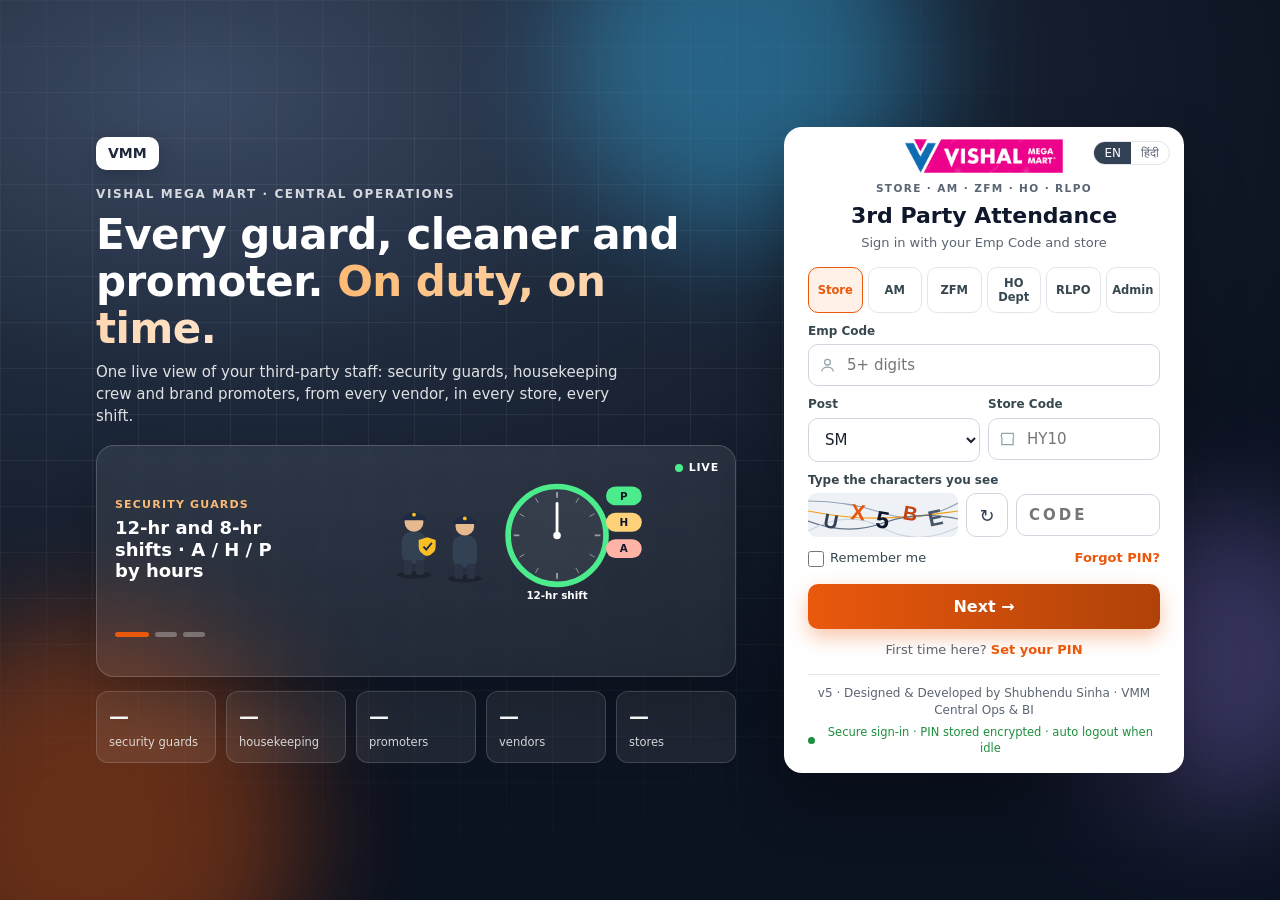
<file: index.html>
<!doctype html>
<html lang="en">
<head>
<meta charset="utf-8">
<meta http-equiv="Content-Security-Policy" content="default-src 'self'; script-src 'self' 'unsafe-inline' https://cdn.jsdelivr.net https://cdnjs.cloudflare.com; style-src 'self' 'unsafe-inline' https://fonts.googleapis.com; font-src https://fonts.gstatic.com; img-src 'self' data: blob: https://phyllziizajuphenpwxz.supabase.co; media-src 'self' blob:; connect-src 'self' https://phyllziizajuphenpwxz.supabase.co; object-src 'none'; base-uri 'self'; form-action 'self'">
<meta name="referrer" content="no-referrer">
<meta name="viewport" content="width=device-width, initial-scale=1, viewport-fit=cover">
<title>3rd Party Attendance</title>
<meta name="theme-color" content="#1E293B">
<link rel="preconnect" href="https://phyllziizajuphenpwxz.supabase.co" crossorigin>
<link rel="preconnect" href="https://fonts.gstatic.com" crossorigin>
<link rel="icon" href="assets/logo.png"><link rel="manifest" href="manifest.webmanifest"><meta name="theme-color" content="#1E293B"><link rel="apple-touch-icon" href="assets/icon-192.png">
<link rel="stylesheet" href="https://fonts.googleapis.com/css2?family=Roboto:wght@400;500;700;800&family=Noto+Sans+Devanagari:wght@400;700&display=swap" media="print" onload="this.media='all'">
<link rel="stylesheet" href="assets/app.css">
<style>
  body{margin:0;background:var(--side)}
  .lshell{align-items:center}
  .lstats{grid-template-columns:repeat(5,minmax(0,1fr))}
  .lstats b{font-variant-numeric:tabular-nums}
  .lcard{display:flex;flex-direction:column;position:relative}
  .lcard section{display:flex;flex-direction:column}
  .lcard section[hidden]{display:none}
  .lcard .lc-logo img{height:34px;display:block}
  .lcard .lang{align-self:flex-end;margin:-8px -10px 2px 0;border-color:#E2E6EC}
  .lcard .lang+section .lc-logo{margin-top:-28px}
  @media(max-width:420px){.lcard .lang+section .lc-logo{margin-top:-6px}}
  .lcard .lang button{color:#5A6472}.lcard .lang button.on{background:#334155;color:#fff}
  .lcard .rc{margin-top:2px}
  .lcard .lsel{appearance:auto}
  .lcard input[type=password]{color:#1A2130}
  .lcard .lmsg.i{background:#EEF2F6;color:#0F172A}
  .lcard .lmsg.k{background:#E9F5EC;color:#1E8E3E}
  .lcard .lmsg.w{background:#FFF4E0;color:#B26A00}
  .lcard .lbtn:disabled{opacity:.6;cursor:wait}
  .lcard .lbtn.o{background:#fff;color:#334155;border:1.5px solid #334155;box-shadow:none}
  .lcard a{cursor:pointer}
  .lcard .big{font-size:40px;font-weight:800;text-align:center;color:#0F172A;font-variant-numeric:tabular-nums;margin:6px 0}
  .lcard .pins{margin:4px 0}
  .lcard .capr .cap svg{display:block}
  .lcard .row2{display:grid;grid-template-columns:1fr 1fr;gap:8px}
  .lcard input.code{text-align:center;letter-spacing:6px;font-weight:800}
  .bnr .slide .st{min-width:0}
  .bnr{min-height:232px}
  @media(max-width:760px){.lstats{grid-template-columns:repeat(3,minmax(0,1fr))}.lstats div{padding:8px 10px}.lstats b{font-size:17px}
    .lshell{padding:20px 16px;gap:18px}.hero{order:2}.lcard{order:1;width:100%;flex-basis:auto}.hero h2{font-size:26px}.bnr{min-height:0}.slide .st{flex-basis:auto}}
  @media(max-width:380px){.lcard .pins input{width:48px;height:52px}}
</style>
</head>
<body>
<div class="login2" id="lg">
  <span class="blob b1"></span><span class="blob b2"></span><span class="blob b3"></span>
  <div class="lshell">
    <div class="hero">
      <span class="llogo">VMM</span>
      <div class="eyb">Vishal Mega Mart · Central Operations</div>
      <h2>Every guard, cleaner and promoter. <em>On duty, on time.</em></h2>
      <p class="ld">One live view of your third-party staff: security guards, housekeeping crew and brand promoters, from every vendor, in every store, every shift.</p>
      <div class="bnr"><span class="lv"><i></i>LIVE</span><div id="slides"></div><div class="dots" id="dots"></div></div>
      <div class="lstats" id="lstats"></div>
    </div>

    <form class="lcard" id="card" autocomplete="off" novalidate>
      <span id="langSlot"></span>

      <!-- step 1: who are you -->
      <section id="s1">
        <div class="lc-logo"><img src="assets/logo.png" alt="Vishal Mega Mart"></div>
        <div class="ey">Store · AM · ZFM · HO · RLPO</div>
        <h1 data-t="appTitle"></h1>
        <div class="sb" id="s1sub"></div>
        <div id="reason" class="lmsg i" hidden style="margin:0 0 10px"></div>
        <div class="rc" id="roles" role="tablist"></div>
        <label class="lb" for="emp" id="empLbl"></label>
        <div class="lin" id="empWrap"><span id="empIc"></span><input type="text" id="emp" autocomplete="username"></div>
        <div class="row2" data-for="store">
          <div><label class="lb" for="post" data-t="post"></label><select class="lsel" id="post"></select></div>
          <div><label class="lb" for="storeCode" data-t="storeCode"></label><div class="lin"><span id="stIc"></span><input type="text" id="storeCode" maxlength="8" placeholder="HY10" autocomplete="off" autocorrect="off" autocapitalize="characters" spellcheck="false" style="text-transform:uppercase"></div></div>
        </div>
        <div data-for="hodept" hidden><label class="lb" for="dept" data-t="department"></label><select class="lsel" id="dept"><option value="" data-t="selectDept"></option></select></div>
        <label class="lb" for="capIn" data-t="capLbl"></label>
        <div class="capr"><span class="cap" id="capImg"></span><button type="button" id="capNew" aria-label="New characters" title="New characters">↻</button><input type="text" id="capIn" maxlength="5" placeholder="CODE" autocomplete="off" autocapitalize="characters" spellcheck="false"></div>
        <div class="lrow"><label><input type="checkbox" id="rem"> <span data-t="rememberMe"></span></label><a data-forgot data-t="forgotQ"></a></div>
        <div id="err1" class="lmsg" hidden></div>
        <button class="lbtn" id="btnNext" type="submit" data-t="next"></button>
        <div class="lfirst"><span data-t="firstTime"></span> <a id="lnkFirst" data-t="setYourPin"></a></div>
      </section>

      <!-- step 2: PIN -->
      <section id="s2" hidden>
        <div class="ey" data-t="step2of2"></div>
        <h1><span data-t="welcome"></span>, <span id="who"></span></h1>
        <div class="sb" id="whoSub"></div>
        <div class="lsec" style="margin:2px 0 10px"><i></i><span data-t="detailsOk"></span></div>
        <label class="lb" style="text-align:center" data-t="enterPin"></label>
        <div class="pins" id="pinLogin"></div>
        <div id="err2" class="lmsg" hidden></div>
        <button class="lbtn" id="btnLogin" type="button" data-t="signIn"></button>
        <div class="lrow"><a data-back data-t="changeDetails"></a><a data-forgot data-t="forgotQ"></a></div>
      </section>

      <!-- step 3: create PIN / register / setup code -->
      <section id="s3" hidden>
        <div class="ey" data-t="firstSet"></div>
        <h1 id="s3ttl"></h1>
        <div class="sb" id="whoSub3"></div>
        <div id="regBox" hidden>
          <div class="lmsg i" style="margin-top:0"><b id="regNote"></b><br><span style="font-size:12px" data-t="registerSub"></span></div>
          <label class="lb" for="regName" data-t="fullName"></label>
          <input type="text" id="regName" maxlength="60" autocomplete="name">
        </div>
        <div id="codeBox" hidden>
          <label class="lb" for="setupCode" data-t="setupCodeMail"></label>
          <input type="text" class="code" id="setupCode" inputmode="numeric" maxlength="6" autocomplete="one-time-code" placeholder="6-digit code">
          <div class="sb" style="margin:4px 0 0;text-align:left" data-t="setupHint"></div>
        </div>
        <label class="lb" data-t="newPin"></label>
        <div class="pins" id="pinNew"></div>
        <label class="lb" data-t="confirmPin"></label>
        <div class="pins" id="pinNew2"></div>
        <div id="err3" class="lmsg" hidden></div>
        <button class="lbtn" id="btnSave" type="button"></button>
        <div class="lrow"><a data-back data-t="backLink"></a><span></span></div>
      </section>

      <!-- locked -->
      <section id="s4" hidden>
        <div class="ey" data-t="loginLocked"></div>
        <h1 data-t="loginLocked"></h1>
        <div class="lmsg" data-t="lockedWhy"></div>
        <div class="big" id="countdown">05:00</div>
        <div class="sb" data-t="tryAfter"></div>
        <div class="lmsg i" data-t="forgotPin"></div>
        <div class="lrow"><a data-back data-t="backLink"></a><span></span></div>
      </section>

      <!-- store busy on another phone -->
      <section id="s5" hidden>
        <div class="ey" data-t="storeLogin"></div>
        <h1><span id="busyStore"></span> <span data-t="storeOpen"></span></h1>
        <div class="lmsg w" id="busyWho"></div>
        <div class="lmsg i" id="busyHow"></div>
        <button class="lbtn o" id="btnRetry" type="button" data-t="checkAgain"></button>
        <div class="lrow"><a data-back data-t="backLink"></a><span></span></div>
      </section>

      <div class="lsplit"><span id="credit"></span><div class="lsec"><i></i><span data-t="secureLine"></span></div></div>
    </form>
  </div>
</div>

<script src="assets/app.js"></script>
<script>
/* ---------- page strings (EN / हिंदी) ---------- */
Object.assign(I18N.en, {
  capLbl: 'Type the characters you see', rememberMe: 'Remember me', forgotQ: 'Forgot PIN?', firstTime: 'First time here?', setYourPin: 'Set your PIN',
  step2of2: 'Step 2 of 2', detailsOk: 'Details verified', signIn: 'Sign in', signingIn: 'Signing in…', changeDetails: '‹ Change details', backLink: '‹ Back',
  firstSet: 'First time · set your PIN', setupCodeMail: 'Setup code from your invite mail', savePinIn: 'Save PIN & sign in', storeLogin: 'Store login',
  secureLine: 'Secure sign-in · PIN stored encrypted · auto logout when idle',
  subStore: 'Sign in with your Emp Code and store', subMail: 'Sign in with your official mail id', subBoth: 'Sign in with your Emp Code or official mail id',
  lblEmp: 'Emp Code', lblMail: 'Mail ID', lblBoth: 'Emp Code or Mail ID',
  capWrong: 'The characters do not match. Try the new ones.', capEmpty: 'Type the 5 characters you see.',
  bothHint: 'Enter your Emp Code (5+ digits) or your full official mail id.',
  notFoundRlpo: 'No RLPO login found for this mail id. Ask Admin to add you in RLPO Master.',
  notFoundUser: 'No login found for these details. Check them, or ask Admin to add you in Users & PIN.',
  rIdle: 'Logged out after inactivity. Please sign in again.', rExpired: 'Your session expired. Please sign in again.', rOut: 'You are logged out.',
  pinAlreadySet: 'Your PIN is already set. Enter it below. Forgot it? Ask your ZFM or HO Admin to reset it.',
  slSg: 'Security guards', slSgT: '12-hr and 8-hr shifts · A / H / P by hours', slHk: 'Housekeeping', slHkT: 'Morning and evening crew, store by store', slPr: 'Promoters', slPrT: 'QR scan + selfie punch in 1 second',
  stGuards: 'security guards', stHk: 'housekeeping', stProm: 'promoters', stVendors: 'vendors', stStores: 'stores',
});
Object.assign(I18N.hi, {
  capLbl: 'जो अक्षर दिख रहे हैं वो लिखें', rememberMe: 'याद रखें', forgotQ: 'PIN भूल गए?', firstTime: 'पहली बार?', setYourPin: 'अपना PIN बनाएं',
  step2of2: 'चरण 2 / 2', detailsOk: 'विवरण सही है', signIn: 'साइन इन', signingIn: 'साइन इन हो रहा है…', changeDetails: '‹ विवरण बदलें', backLink: '‹ वापस',
  firstSet: 'पहली बार · PIN बनाएं', setupCodeMail: 'इनवाइट मेल का सेटअप कोड', savePinIn: 'PIN सेव करें और साइन इन', storeLogin: 'स्टोर लॉगिन',
  secureLine: 'सुरक्षित साइन-इन · PIN एन्क्रिप्टेड · निष्क्रिय होने पर ऑटो लॉगआउट',
  subStore: 'अपने Emp Code और स्टोर से साइन इन करें', subMail: 'अपनी ऑफिशियल मेल आईडी से साइन इन करें', subBoth: 'Emp Code या ऑफिशियल मेल आईडी से साइन इन करें',
  lblEmp: 'Emp Code', lblMail: 'मेल आईडी', lblBoth: 'Emp Code या मेल आईडी',
  capWrong: 'अक्षर मेल नहीं खाते। नए अक्षर लिखें।', capEmpty: 'दिख रहे 5 अक्षर लिखें।',
  bothHint: 'Emp Code (5+ अंक) या पूरी ऑफिशियल मेल आईडी लिखें।',
  notFoundRlpo: 'इस मेल आईडी से RLPO लॉगिन नहीं मिला। Admin से RLPO Master में जुड़वाएं।',
  notFoundUser: 'इन विवरण से लॉगिन नहीं मिला। जांचें, या Admin से Users & PIN में जुड़वाएं।',
  rIdle: 'कुछ देर इस्तेमाल न होने से लॉगआउट हुआ। फिर से साइन इन करें।', rExpired: 'सेशन समाप्त। फिर से साइन इन करें।', rOut: 'आप लॉगआउट हो गए।',
  pinAlreadySet: 'आपका PIN पहले से बना है। नीचे डालें। भूल गए? ZFM या HO Admin से रीसेट करवाएं।',
  slSg: 'सिक्योरिटी गार्ड', slSgT: '12 घंटे और 8 घंटे की शिफ्ट · घंटों से A / H / P', slHk: 'हाउसकीपिंग', slHkT: 'सुबह और शाम की टीम, हर स्टोर', slPr: 'प्रमोटर', slPrT: 'QR स्कैन + सेल्फी, 1 सेकंड में पंच',
  stGuards: 'सिक्योरिटी गार्ड', stHk: 'हाउसकीपिंग', stProm: 'प्रमोटर', stVendors: 'वेंडर', stStores: 'स्टोर',
});

/* ---------- hero: 3rd-party staff illustrations (guards · housekeeping · promoters), Store Live motion ---------- */
function person(x, y, uni, cap, prop, delay) {
  return `<g class="pp" style="animation-delay:${delay}s" transform="translate(${x} ${y})"><ellipse cx="0" cy="62" rx="18" ry="4" fill="rgba(0,0,0,.25)"/>
  <rect x="-13" y="16" width="26" height="34" rx="10" fill="${uni}"/><rect x="-11" y="46" width="9" height="16" rx="3" fill="#2B3445"/><rect x="2" y="46" width="9" height="16" rx="3" fill="#2B3445"/>
  <circle cx="0" cy="6" r="10" fill="#E6B98F"/>${cap}${prop}</g>`;
}
const CAP = { guard: '<path d="M-11 0 Q0 -10 11 0 L11 2 L-11 2 Z" fill="#1F2A44"/><rect x="-13" y="1" width="26" height="3" rx="1.5" fill="#1F2A44"/><circle cx="0" cy="-2" r="2" fill="#FBBF24"/>',
  hk: '<path d="M-10 0 Q0 -9 10 0 Z" fill="#0EA5A4"/>', prom: '<path d="M-10 -1 Q0 -11 10 -1 L13 1 L-10 1 Z" fill="#F97316"/>' };
const PROP = { shield: '<g transform="translate(14 22)"><path d="M0 0 L9 3 L9 10 Q9 17 0 20 Q-9 17 -9 10 L-9 3 Z" fill="#FBBF24"/><path d="M-4 10 L-1 13 L5 6" stroke="#1F2A44" stroke-width="2" fill="none"/></g>',
  mop: '<g class="mop"><line x1="13" y1="20" x2="22" y2="62" stroke="#A16207" stroke-width="3" stroke-linecap="round"/><rect x="15" y="58" width="16" height="6" rx="2" fill="#5EEAD4"/></g>',
  badge: '<g transform="translate(-6 24)"><rect width="12" height="9" rx="2" fill="#fff"/><rect x="2" y="3" width="8" height="1.5" fill="#F97316"/><rect x="2" y="6" width="5" height="1.5" fill="#94A3B8"/></g>',
  phone: '<g transform="translate(13 18)"><rect width="12" height="20" rx="2.5" fill="#0F172A" stroke="#fff" stroke-width="1"/><rect x="2" y="3" width="8" height="12" rx="1" fill="#38BDF8"/></g>' };
const SL = [['slSg', 'slSgT', 'sg'], ['slHk', 'slHkT', 'hk'], ['slPr', 'slPrT', 'pr']];
function slideSvg(k) {
  if (k === 'sg') {
    const tick = [...Array(12).keys()].map((i) => { const a = i * 30 * Math.PI / 180; return `<line x1="${200 + Math.sin(a) * 40}" y1="${78 - Math.cos(a) * 40}" x2="${200 + Math.sin(a) * 46}" y2="${78 - Math.cos(a) * 46}" stroke="rgba(255,255,255,.5)" stroke-width="${i % 3 ? 1 : 2}"/>`; }).join('');
    return `<svg viewBox="0 0 300 170" role="img" aria-label="Security guards">${person(48, 58, '#334155', CAP.guard, PROP.shield, 0)}${person(102, 62, '#334155', CAP.guard, '', .15)}
     <circle cx="200" cy="78" r="52" fill="rgba(255,255,255,.06)" stroke="rgba(255,255,255,.18)"/><circle class="arc" cx="200" cy="78" r="52" fill="none" stroke="#4CEB8B" stroke-width="6" stroke-linecap="round" stroke-dasharray="327" transform="rotate(-90 200 78)"/>${tick}
     <line class="hand" x1="200" y1="78" x2="200" y2="44" stroke="#fff" stroke-width="3" stroke-linecap="round" style="transform-origin:200px 78px"/><circle cx="200" cy="78" r="4" fill="#fff"/>
     <text x="200" y="146" text-anchor="middle" style="font-weight:700">12-hr shift</text>
     <g class="pop" style="animation-delay:1.4s"><rect x="252" y="26" width="38" height="20" rx="10" fill="#4CEB8B"/><text x="271" y="40" text-anchor="middle" style="fill:#0F172A;font-weight:800">P</text></g>
     <g class="pop" style="animation-delay:1.7s"><rect x="252" y="54" width="38" height="20" rx="10" fill="#FFD27A"/><text x="271" y="68" text-anchor="middle" style="fill:#0F172A;font-weight:800">H</text></g>
     <g class="pop" style="animation-delay:2s"><rect x="252" y="82" width="38" height="20" rx="10" fill="#FFB3A7"/><text x="271" y="96" text-anchor="middle" style="fill:#0F172A;font-weight:800">A</text></g></svg>`;
  }
  if (k === 'hk') return `<svg viewBox="0 0 300 170" role="img" aria-label="Housekeeping">${person(40, 58, '#0F766E', CAP.hk, PROP.mop, 0)}${person(96, 62, '#0F766E', CAP.hk, '', .15)}
     <text x="150" y="30" style="font-weight:700">Morning</text><text x="150" y="88" style="font-weight:700">Evening</text>
     ${[0, 1, 2].map((i) => `<g class="pop" style="animation-delay:${.3 + i * .15}s"><circle cx="${160 + i * 26}" cy="52" r="10" fill="#5EEAD4"/><rect x="${152 + i * 26}" y="60" width="16" height="10" rx="4" fill="#5EEAD4"/></g>`).join('')}
     ${[0, 1].map((i) => `<g class="pop" style="animation-delay:${.8 + i * .15}s"><circle cx="${160 + i * 26}" cy="110" r="10" fill="#99F6E4"/><rect x="${152 + i * 26}" y="118" width="16" height="10" rx="4" fill="#99F6E4"/></g>`).join('')}
     <g class="pop" style="animation-delay:1.3s"><rect x="232" y="94" width="58" height="38" rx="8" fill="rgba(255,255,255,.1)" stroke="rgba(255,255,255,.25)"/><text x="261" y="110" text-anchor="middle" style="font-size:10px">Total</text><text x="261" y="126" text-anchor="middle" style="font-weight:800;font-size:15px">3 + 2</text></g>
     <text x="150" y="160" style="font-size:10px;opacity:.8">Admin sets the total · store splits it</text></svg>`;
  return `<svg viewBox="0 0 300 170" role="img" aria-label="Promoters">${person(36, 58, '#C2410C', CAP.prom, PROP.badge, 0)}${person(86, 62, '#7C3AED', '<path d="M-10 -1 Q0 -11 10 -1 L13 1 L-10 1 Z" fill="#A78BFA"/>', PROP.phone, .15)}
     <g transform="translate(150 18)"><rect width="62" height="112" rx="12" fill="#0F172A" stroke="rgba(255,255,255,.5)"/><rect x="6" y="12" width="50" height="80" rx="6" fill="#1E293B"/>
      <ellipse cx="31" cy="50" rx="15" ry="20" fill="none" stroke="#4CEB8B" stroke-width="2"/><circle cx="31" cy="46" r="8" fill="#E6B98F"/><rect x="21" y="56" width="20" height="12" rx="6" fill="#C2410C"/>
      <rect class="scan" x="8" y="20" width="46" height="2" fill="#4CEB8B"/><g class="pop" style="animation-delay:1.5s"><circle cx="31" cy="100" r="7" fill="#4CEB8B"/><path d="M27 100 L30 103 L35 97" stroke="#0F172A" stroke-width="2" fill="none"/></g></g>
     <g transform="translate(232 30)">${[[0, 0], [16, 0], [0, 16]].map(([x, y]) => `<rect x="${x}" y="${y}" width="12" height="12" fill="none" stroke="#fff" stroke-width="2"/><rect x="${x + 4}" y="${y + 4}" width="4" height="4" fill="#fff"/>`).join('')}<rect x="18" y="18" width="4" height="4" fill="#fff"/><rect x="24" y="22" width="4" height="4" fill="#fff"/></g>
     <text x="246" y="80" text-anchor="middle" style="font-size:10px">Store QR</text>
     <g class="pop" style="animation-delay:1.8s"><rect x="222" y="98" width="72" height="22" rx="11" fill="#4CEB8B"/><text x="258" y="113" text-anchor="middle" style="fill:#0F172A;font-weight:800;font-size:11px">IN 08:02 ✓</text></g></svg>`;
}
let slide = 0, slideTimer = null;
function paintHero() {
  $('#slides').innerHTML = SL.map(([a, b, k], i) => `<div class="slide${i === slide ? ' on' : ''}"><div class="st"><b>${esc(t(a))}</b><h3>${esc(t(b))}</h3></div>${slideSvg(k)}</div>`).join('');
  $('#dots').innerHTML = SL.map((_, i) => `<button type="button" data-hs="${i}" class="${i === slide ? 'on' : ''}" aria-label="Slide ${i + 1}"></button>`).join('');
}
function goSlide(i) {
  slide = (i + SL.length) % SL.length;
  $$('#slides .slide').forEach((e, k) => e.classList.toggle('on', k === slide));
  $$('#dots button').forEach((e, k) => e.classList.toggle('on', k === slide));
}
function startSlides() { clearInterval(slideTimer); slideTimer = setInterval(() => goSlide(slide + 1), 4500); }
let stats = null;
function paintStats() {
  const f = (v) => (v == null ? '—' : Number(v).toLocaleString('en-IN'));
  const s = stats || {};
  $('#lstats').innerHTML = [['guards', 'stGuards'], ['housekeeping', 'stHk'], ['promoters', 'stProm'], ['vendors', 'stVendors'], ['stores', 'stStores']]
    .map(([k, l]) => `<div><b>${f(s[k])}</b><span>${esc(t(l))}</span></div>`).join('');
}

/* ---------- captcha (client side, SVG) ---------- */
let capCode = '';
function capNew() {
  const c = 'ABCDEFGHJKLMNPQRSTUVWXYZ23456789';
  const rnd = (n) => (window.crypto && crypto.getRandomValues ? crypto.getRandomValues(new Uint32Array(1))[0] % n : Math.floor(Math.random() * n));
  capCode = Array.from({ length: 5 }, () => c[rnd(c.length)]).join('');
  const rot = Array.from({ length: 5 }, () => -12 + rnd(25));
  $('#capImg').innerHTML = `<svg viewBox="0 0 150 44" width="150" height="44" aria-label="Captcha image"><rect width="150" height="44" rx="8" fill="#EEF2F6"/>${[0, 1, 2, 3].map((i) => `<path d="M0 ${8 + i * 10} Q 40 ${(i * 17 + rnd(10)) % 44} 75 ${20 + i * 5} T 150 ${10 + i * 8}" stroke="${['#94A3B8', '#F59E0B', '#64748B', '#CBD5E1'][i]}" stroke-width="1.2" fill="none"/>`).join('')}${capCode.split('').map((ch, i) => `<text x="${16 + i * 26}" y="${30 + (i % 2 ? -4 : 4)}" font-family="Verdana,sans-serif" font-size="${20 + (i % 3) * 2}" font-weight="800" fill="${['#334155', '#EA580C', '#0F172A', '#C2410C', '#475569'][i]}" transform="rotate(${rot[i]} ${16 + i * 26} 26)">${ch}</text>`).join('')}</svg>`;
  $('#capIn').value = '';
}

/* ---------- state ---------- */
const ROLES = ['store', 'am', 'zfm', 'hodept', 'rlpo', 'admin'];
const MAIL_RE = /^[^@\s]+@[^@\s]+\.[^@\s]+$/;
const ICN = {
  mail: '<svg class="ic" viewBox="0 0 24 24" fill="none" stroke="currentColor" stroke-width="1.8"><rect x="3" y="5" width="18" height="14" rx="2"/><path d="M3 7l9 6 9-6"/></svg>',
  user: '<svg class="ic" viewBox="0 0 24 24" fill="none" stroke="currentColor" stroke-width="1.8"><circle cx="12" cy="8" r="4"/><path d="M4 21c0-4 4-6 8-6s8 2 8 6"/></svg>',
  store: '<svg class="ic" viewBox="0 0 24 24" fill="none" stroke="currentColor" stroke-width="1.8"><path d="M3 9l1-5h16l1 5"/><path d="M4 9v11h16V9"/></svg>',
};
let role = 'store', checked = null, timer = null, mode = 'pin', busy = false, lastPin = '', wantFirst = false;
const REM_KEY = '3pa_remember';
const mailOnly = (r) => r === 'hodept' || r === 'rlpo';

function show(id) { ['s1', 's2', 's3', 's4', 's5'].forEach((s) => { $('#' + s).hidden = s !== id; }); }
function err(id, msg, cls) { const e = $('#' + id); e.hidden = !msg; e.className = 'lmsg' + (cls ? ' ' + cls : ''); e.textContent = msg || ''; }
function ident() {
  const raw = $('#emp').value.trim();
  return {
    p_role: role,
    p_emp: role === 'store' ? raw : (mailOnly(role) || raw.includes('@') ? raw.toLowerCase() : raw),
    p_post: role === 'store' ? $('#post').value : null,
    p_store: role === 'store' ? $('#storeCode').value.toUpperCase().replace(/[^A-Z0-9]/g, '').slice(0, 4) : null,
    p_dept: role === 'hodept' ? (Number($('#dept').value) || null) : null,
  };
}
function paintRoles() { $('#roles').innerHTML = ROLES.map((r) => `<button type="button" role="tab" data-lr="${r}" class="${r === role ? 'on' : ''}" aria-selected="${r === role}">${esc(roleLabel(r))}</button>`).join(''); }
function setRole(r, keepId) {
  if (!ROLES.includes(r)) r = 'store';
  role = r; paintRoles();
  $$('[data-for="store"]').forEach((e) => { e.hidden = r !== 'store'; });
  $$('[data-for="hodept"]').forEach((e) => { e.hidden = r !== 'hodept'; });
  const m = mailOnly(r), emp = $('#emp');
  emp.setAttribute('inputmode', r === 'store' ? 'numeric' : m ? 'email' : 'text');
  emp.maxLength = r === 'store' ? 10 : 80;
  emp.placeholder = r === 'store' ? '5+ digits' : m ? 'name@vishalretail.co.in' : '51234 or name@vishalretail.co.in';
  $('#empLbl').textContent = t(r === 'store' ? 'lblEmp' : m ? 'lblMail' : 'lblBoth');
  $('#empIc').innerHTML = m ? ICN.mail : ICN.user;
  $('#s1sub').textContent = t(r === 'store' ? 'subStore' : m ? 'subMail' : 'subBoth');
  if (!keepId) { const rem = store.get(REM_KEY); emp.value = rem && rem.role === r ? rem.id || '' : ''; }
  err('err1');
}
function subLine() {
  const i = ident();
  if (role === 'store') return `${i.p_post} · ${i.p_store}${checked && checked.store_name ? ' · ' + checked.store_name : ''} · Emp ${i.p_emp}`;
  const d = role === 'hodept' ? $('#dept').selectedOptions[0] : null;
  return `${roleLabel(role)} · ${i.p_emp}${d && d.value ? ' · ' + d.textContent : ''}`;
}
function lockedScreen(sec) {
  show('s4'); clearInterval(timer);
  const end = Date.now() + sec * 1000;
  const tick = () => {
    const left = Math.max(0, Math.round((end - Date.now()) / 1000));
    $('#countdown').textContent = `${String(Math.floor(left / 60)).padStart(2, '0')}:${String(left % 60).padStart(2, '0')}`;
    if (!left) { clearInterval(timer); openPin(); }
  };
  tick(); timer = setInterval(tick, 1000);
}
function openPin(note) {
  pinBoxes($('#pinLogin'));
  $('#pinLogin').onEnter = () => doLogin(); $('#pinLogin').onComplete = () => doLogin();
  if (note) err('err2', note, 'i'); else err('err2');
  show('s2'); setTimeout(() => { const f = $('#pinLogin input'); if (f) f.focus(); }, 60);
}
function createScreen(m) {
  mode = m; pinBoxes($('#pinNew')); pinBoxes($('#pinNew2')); err('err3');
  $('#pinNew2').onComplete = () => $('#btnSave').focus();
  $('#pinNew2').onEnter = () => doSave();
  $('#regBox').hidden = m !== 'register'; $('#codeBox').hidden = m !== 'code';
  $('#s3ttl').textContent = t(m === 'register' ? 'registerTitle' : 'createPin');
  $('#btnSave').textContent = t(m === 'register' ? 'registerBtn' : 'savePinIn');
  if (m === 'register') { const i = ident(); $('#regNote').textContent = t('registerNew', { store: `${i.p_store} ${checked.store_name || ''}`.trim(), post: i.p_post }); $('#regName').value = ''; }
  if (m === 'code') $('#setupCode').value = '';
  show('s3');
  setTimeout(() => (m === 'register' ? $('#regName') : m === 'code' ? $('#setupCode') : $('#pinNew input')).focus(), 60);
}
function remember() {
  if ($('#rem').checked) store.set(REM_KEY, { role, id: $('#emp').value.trim(), post: $('#post').value, store: $('#storeCode').value.trim().toUpperCase(), dept: $('#dept').value });
  else store.del(REM_KEY);
}
function forgot() {
  const where = $('#s2').hidden ? 'err1' : 'err2';
  err(where, t('forgotPin'), 'i');
}

/* ---------- step 1 → auth_check ---------- */
async function doCheck() {
  if (busy) return;
  const i = ident();
  const okId = role === 'store' ? /^\d{5,}$/.test(i.p_emp) : mailOnly(role) ? MAIL_RE.test(i.p_emp) : (/^\d{5,}$/.test(i.p_emp) || MAIL_RE.test(i.p_emp));
  if (!okId) return err('err1', role === 'store' ? `${t('lblEmp')}: ${t('empHint')}` : mailOnly(role) ? t('mailHint') : t('bothHint'));
  if (role === 'store' && !/^[A-Z]{2}\d{2}$/.test(i.p_store)) return err('err1', t('storeHint'));
  if (role === 'hodept' && !i.p_dept) return err('err1', t('selectDept'));
  const cap = $('#capIn').value.trim().toUpperCase();
  if (cap.length < 5) { $('#capIn').focus(); return err('err1', t('capEmpty')); }
  if (cap !== capCode) { capNew(); $('#capIn').focus(); return err('err1', t('capWrong')); }
  remember();
  busy = true; $('#btnNext').disabled = true; err('err1');
  const r = await rpc('auth_check', i);
  busy = false; $('#btnNext').disabled = false;
  if (r && r.error === 'POST_TAKEN') { capNew(); return err('err1', t('postTaken', { post: r.post, store: r.store, name: r.by_name, emp: r.by_emp })); }
  if (r && r.error === 'EMP_ELSEWHERE') { capNew(); return err('err1', t('empElsewhere', { where: r.where })); }
  if (!r || !r.ok) {
    capNew();
    const e = r && r.error;
    return err('err1', e === 'NOT_FOUND' ? (role === 'hodept' ? t('notFoundHo') : role === 'rlpo' ? t('notFoundRlpo') : role === 'store' ? errText(e) : t('notFoundUser')) : errText(e));
  }
  checked = r;
  if (r.register) { $('#whoSub3').textContent = subLine(); return createScreen('register'); }
  $('#who').textContent = r.name || ''; $('#whoSub').textContent = subLine(); $('#whoSub3').textContent = `${r.name || ''} · ${subLine()}`;
  if (r.locked_sec > 0) return lockedScreen(r.locked_sec);
  if (!r.pin_set) return createScreen(r.need_code ? 'code' : 'pin');
  openPin(wantFirst ? t('pinAlreadySet') : null);
}

/* ---------- consent + location (store logins need GPS + camera; others tick the policy once) ---------- */
async function perms() {
  const id = ident();
  if (role === 'store') {
    const ctx = await rpc('punch_context', { p_store: id.p_store });
    return (await permissionsReady('user', true)) || (await consentGate({ kind: 'user', store: id.p_store, emp: id.p_emp, testMode: ctx && ctx.test_mode, needCamera: true }));
  }
  if (!hasConsent('user')) await consentGate({ kind: 'user', emp: id.p_emp, requirePerms: false, needCamera: false });
  return { pos: null };
}

/* ---------- step 2 → auth_login ---------- */
async function doLogin(pinIn) {
  if (busy) return;
  const pin = pinIn || pinVal($('#pinLogin'));
  if (!/^\d{4}$/.test(pin)) { pinBad($('#pinLogin')); return err('err2', t('enterPin')); }
  lastPin = pin; busy = true;
  const btn = $('#btnLogin'); btn.disabled = true; btn.textContent = t('signingIn'); err('err2');
  const id = ident();
  let perm = { pos: null };
  try { perm = (await perms()) || { pos: null }; } catch (e) { perm = { pos: null }; }
  const r = await rpc('auth_login', { ...id, p_pin: pin, p_device: deviceId(), p_lat: perm.pos ? perm.pos.lat : null, p_lng: perm.pos ? perm.pos.lng : null });
  busy = false; btn.disabled = false; btn.textContent = t('signIn');
  if (r && r.ok) {
    Session.set(r); remember();
    btn.disabled = true; btn.textContent = t('signingIn');
    $('#lg').classList.add('out');
    setTimeout(() => { location.href = homeFor(r.role); }, 340);
    return;
  }
  const e = r && r.error;
  if (e === 'WRONG_PIN') { pinBad($('#pinLogin')); return err('err2', t('wrongPin', { n: r.tries_left })); }
  if (e === 'LOCKED') return lockedScreen(r.locked_sec);
  if (e === 'OUT_OF_RANGE') return err('err2', t('outsideLogin', { d: r.dist_m, r: r.radius_m }));
  if (e === 'NO_GPS') return err('err2', t('noGps') + ' ' + t('permHow'));
  if (e === 'PIN_NOT_SET') return createScreen(role === 'store' ? 'pin' : 'code');
  if (e === 'STORE_BUSY') {
    $('#busyStore').textContent = id.p_store;
    $('#busyWho').textContent = t('openOnPhone', { name: r.by_name, emp: r.by_emp, since: r.since });
    $('#busyHow').textContent = t('askLogout', { at: r.unlock_at });
    return show('s5');
  }
  err('err2', errText(e));
}

/* ---------- create PIN / register / setup code ---------- */
async function doSave() {
  if (busy) return;
  const p1 = pinVal($('#pinNew')), p2 = pinVal($('#pinNew2'));
  if (mode === 'register' && !/^[A-Za-z][A-Za-z .]{2,59}$/.test($('#regName').value.trim())) { $('#regName').focus(); return err('err3', t('badNameReg')); }
  if (mode === 'code' && !/^\d{6}$/.test($('#setupCode').value.trim())) { $('#setupCode').focus(); return err('err3', t('badCode')); }
  if (!/^\d{4}$/.test(p1)) { pinBad($('#pinNew')); return err('err3', t('newPin')); }
  if (p1 !== p2) { pinBad($('#pinNew2')); return err('err3', t('pinMismatch')); }
  const id = ident();
  busy = true; $('#btnSave').disabled = true; err('err3');
  let perm = { pos: null };
  try { if (role === 'store') perm = (await perms()) || { pos: null }; } catch (e) { perm = { pos: null }; }
  const geo = { p_lat: perm.pos ? perm.pos.lat : null, p_lng: perm.pos ? perm.pos.lng : null };
  const r = mode === 'register'
    ? await rpc('auth_register', { p_emp: id.p_emp, p_post: id.p_post, p_store: id.p_store, p_name: $('#regName').value.trim(), p_pin: p1, ...geo })
    : await rpc('auth_set_pin', { ...id, p_pin: p1, ...geo, p_code: mode === 'code' ? $('#setupCode').value.trim() : null });
  busy = false; $('#btnSave').disabled = false;
  if (r && r.error === 'OUT_OF_RANGE') return err('err3', t('outsideLogin', { d: r.dist_m, r: r.radius_m }));
  if (r && r.error === 'LOCKED') return lockedScreen(r.locked_sec);
  if (r && r.error === 'BAD_NAME') return err('err3', t('badNameReg'));
  if (!r || !r.ok) {
    if (r && r.error === 'WEAK_PIN') { pinBad($('#pinNew')); pinClear($('#pinNew2'), false); }
    return err('err3', errText(r && r.error));
  }
  toast(t('pinSaved'));
  if (mode === 'register') { checked.name = $('#regName').value.trim(); $('#who').textContent = checked.name; $('#whoSub').textContent = subLine(); }
  checked.pin_set = true;
  openPin();
  $$('#pinLogin input').forEach((inp, k) => { inp.value = p1[k]; });
  doLogin(p1);
}

/* ---------- init ---------- */
(function init() {
  $('#langSlot').replaceWith(langToggle(() => { setRole(role, true); paintHero(); paintStats(); if (!$('#s3').hidden) $('#s3ttl').textContent = t(mode === 'register' ? 'registerTitle' : 'createPin'); }));
  $('#credit').innerHTML = credit();
  $('#post').innerHTML = POSTS.map((p) => `<option>${esc(p)}</option>`).join('');
  $('#stIc').innerHTML = ICN.store;
  applyI18n();
  paintHero(); startSlides(); capNew();

  const q = new URLSearchParams(location.search);
  const why = q.get('r');
  if (why) {
    $('#reason').hidden = false;
    $('#reason').className = 'lmsg ' + (why === 'idle' ? 'w' : 'i');
    $('#reason').textContent = why === 'idle' ? t('rIdle') : why === 'expired' ? t('rExpired') : t('rOut');
    history.replaceState(null, '', location.pathname);
  }

  // remembered role + id (Remember me), else the old v4 "last login" memory
  const rem = store.get(REM_KEY) || null;
  const last = rem ? null : store.get('vmm3p_last_login');
  $('#rem').checked = !!rem;
  const pre = rem || (last ? { role: last.role, id: last.emp, post: last.post, store: last.store, dept: last.dept } : null);
  if (pre) {
    if (pre.post) $('#post').value = pre.post;
    if (pre.store) $('#storeCode').value = pre.store;
    setRole(pre.role || 'store', true); $('#emp').value = pre.id || '';
  } else setRole('store', true);

  // departments + hero stats (cached first, then live) — the form is usable straight away
  const fill = (opts) => {
    if (!opts) return;
    if (opts.departments) {
      const cur = $('#dept').value || (pre && pre.dept) || '';
      $('#dept').innerHTML = `<option value="">${esc(t('selectDept'))}</option>` + opts.departments.map((d) => `<option value="${d.id}">${esc(d.name)}</option>`).join('');
      if (cur) $('#dept').value = cur;
    }
    if (opts.stats) { stats = opts.stats; paintStats(); }
  };
  paintStats();
  try { fill(JSON.parse(localStorage.getItem('vmm3p_opts') || 'null')); } catch (e) {}
  rpc('login_options').then((opts) => { if (opts && (opts.departments || opts.stats)) { fill(opts); try { localStorage.setItem('vmm3p_opts', JSON.stringify(opts)); } catch (e) {} } });

  const s = Session.get();
  if (s && s.token) rpc('auth_me', { p_token: s.token }).then((me) => { if (me && me.ok) location.replace(homeFor(me.role)); else Session.clear(); });

  $('#roles').addEventListener('click', (e) => { const b = e.target.closest('[data-lr]'); if (b) { setRole(b.dataset.lr); $('#emp').focus(); } });
  $('#dots').addEventListener('click', (e) => { const b = e.target.closest('[data-hs]'); if (b) { goSlide(Number(b.dataset.hs)); startSlides(); } });
  $('#capNew').addEventListener('click', () => { capNew(); $('#capIn').focus(); });
  $('#capIn').addEventListener('input', (e) => { e.target.value = e.target.value.toUpperCase().replace(/[^A-Z0-9]/g, ''); });
  // store code: never rewrite the box while the phone keyboard is still composing (Android lost characters / blocked digits)
  const stFix = (el) => { const v = el.value.toUpperCase().replace(/[^A-Z0-9]/g, '').slice(0, 4); if (v !== el.value) el.value = v; };
  $('#storeCode').addEventListener('input', (e) => { if (!e.isComposing) stFix(e.target); });
  $('#storeCode').addEventListener('compositionend', (e) => stFix(e.target));
  $('#storeCode').addEventListener('blur', (e) => stFix(e.target));
  $('#emp').addEventListener('input', (e) => { if (role === 'store') e.target.value = e.target.value.replace(/\D/g, ''); });
  $('#rem').addEventListener('change', () => { if (!$('#rem').checked) store.del(REM_KEY); });
  $('#card').addEventListener('submit', (e) => { e.preventDefault(); wantFirst = false; doCheck(); });
  $('#lnkFirst').addEventListener('click', (e) => { e.preventDefault(); wantFirst = true; doCheck(); });
  $$('[data-forgot]').forEach((a) => a.addEventListener('click', (e) => { e.preventDefault(); forgot(); }));
  $('#btnLogin').addEventListener('click', () => doLogin());
  $('#btnSave').addEventListener('click', doSave);
  $('#setupCode').addEventListener('keydown', (e) => { if (e.key === 'Enter') { e.preventDefault(); $('#pinNew input').focus(); } });
  $('#regName').addEventListener('keydown', (e) => { if (e.key === 'Enter') { e.preventDefault(); $('#pinNew input').focus(); } });
  $('#btnRetry').addEventListener('click', () => doLogin(lastPin));
  $$('[data-back]').forEach((b) => b.addEventListener('click', (e) => { e.preventDefault(); clearInterval(timer); capNew(); err('err1'); show('s1'); }));
})();
</script>
</body>
</html>
</file>
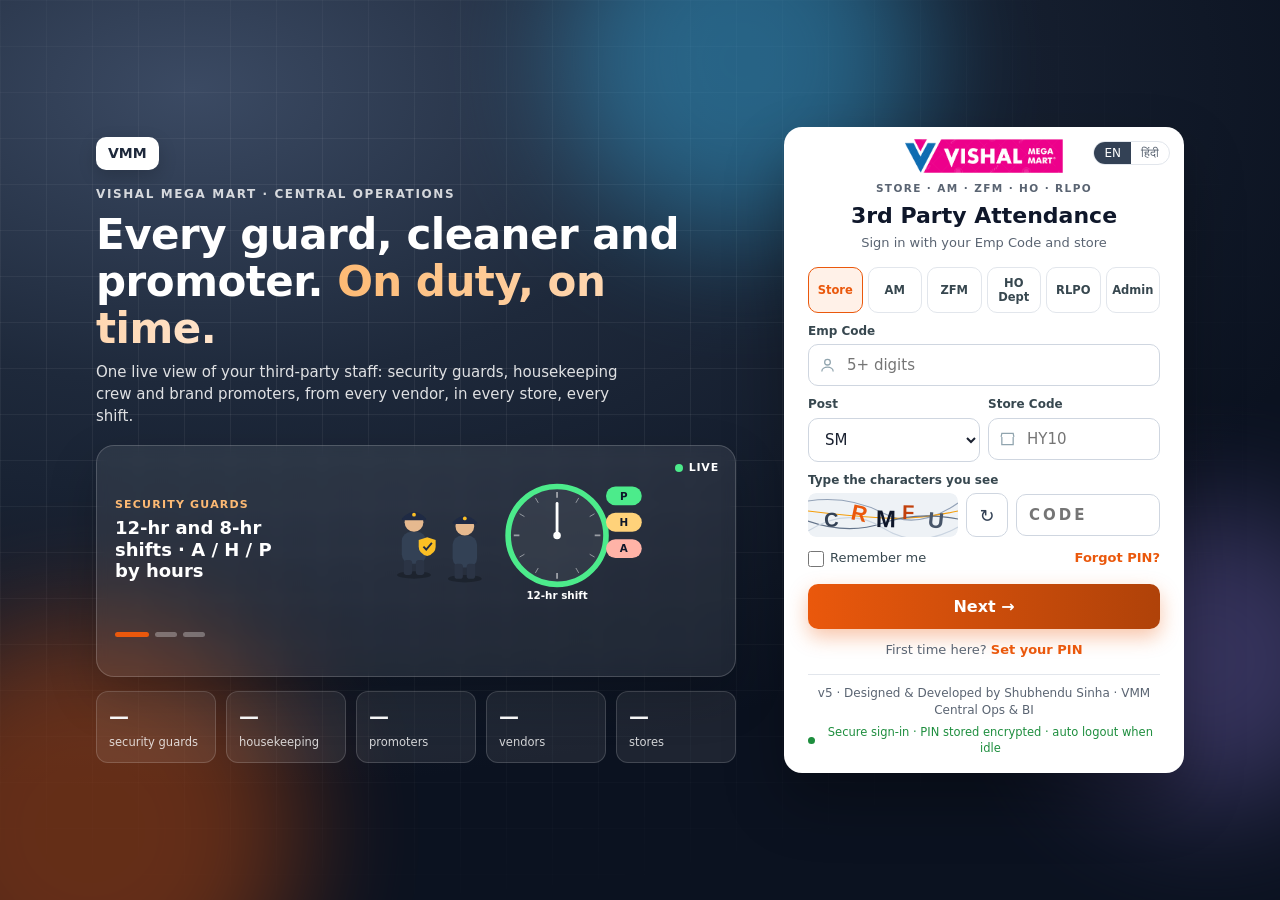
<file: admin.html>
<!doctype html>
<html lang="en">
<head>
<meta charset="utf-8">
<meta http-equiv="Content-Security-Policy" content="default-src 'self'; script-src 'self' 'unsafe-inline' https://cdn.jsdelivr.net https://cdnjs.cloudflare.com; style-src 'self' 'unsafe-inline' https://fonts.googleapis.com; font-src https://fonts.gstatic.com; img-src 'self' data: blob: https://phyllziizajuphenpwxz.supabase.co; media-src 'self' blob:; connect-src 'self' https://phyllziizajuphenpwxz.supabase.co; object-src 'none'; base-uri 'self'; form-action 'self'">
<meta name="referrer" content="no-referrer">
<meta name="viewport" content="width=device-width, initial-scale=1, viewport-fit=cover">
<title>Admin · 3rd Party Attendance</title>
<meta name="theme-color" content="#334155">
<link rel="preconnect" href="https://phyllziizajuphenpwxz.supabase.co" crossorigin>
<link rel="preconnect" href="https://fonts.gstatic.com" crossorigin>
<link rel="icon" href="assets/logo.png">
<link rel="stylesheet" href="https://fonts.googleapis.com/css2?family=Roboto:wght@400;500;700;800&display=swap">
<link rel="stylesheet" href="assets/app.css">
<link rel="stylesheet" href="assets/admin.css">
</head>
<body>
<div id="root"><div class="spin"></div></div>
<!-- Admin console (v5). Pages live in assets/admin.js; Live Dashboard / Approvals / Store team / Churn come from assets/dash.js.
     Excel (xlsx-js-style) and JSZip are lazy-loaded from jsdelivr when needed. -->
<script src="assets/app.js"></script>
<script src="assets/dash.js"></script>
<script src="assets/admin.js"></script>
</body>
</html>
</file>
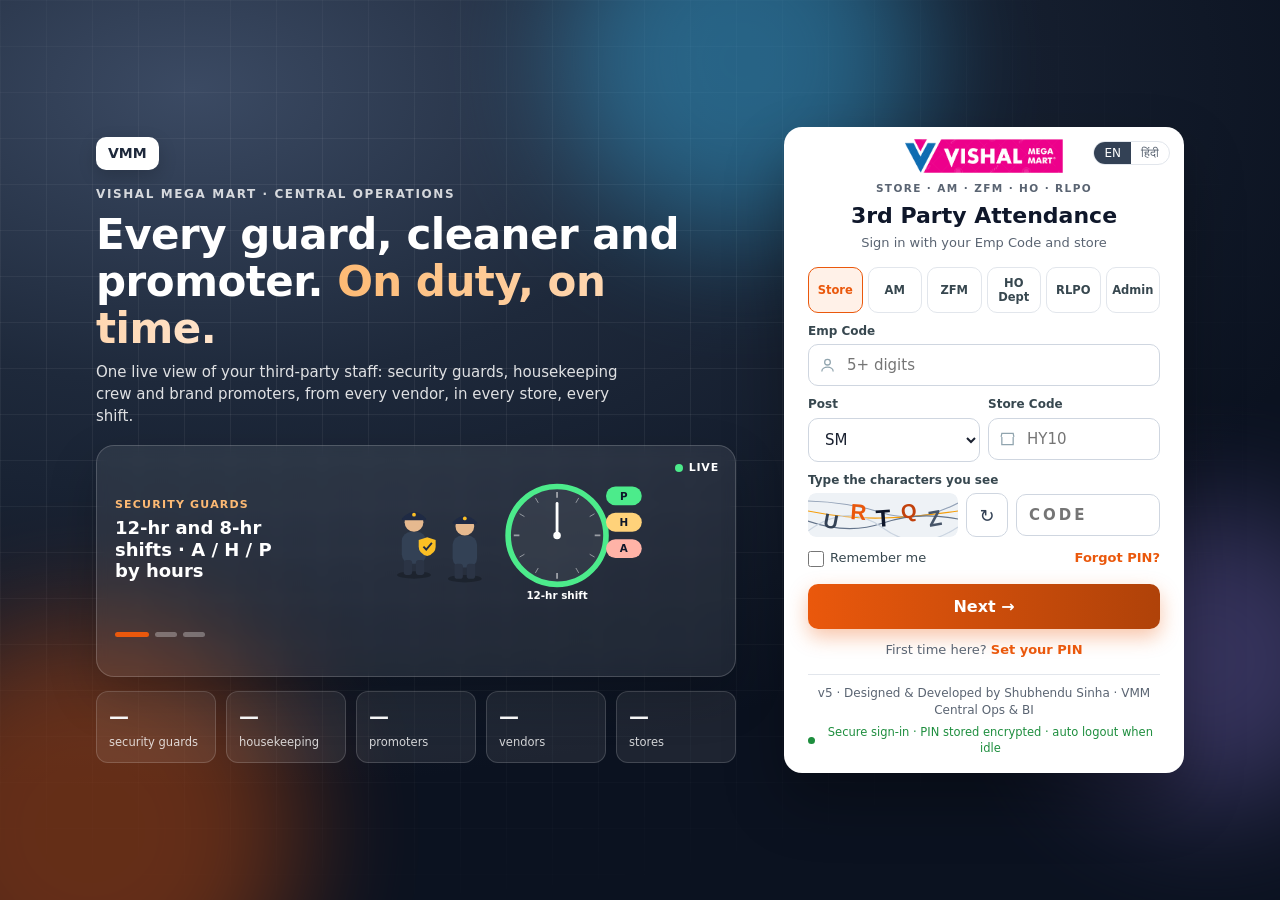
<file: manage.html>
<!doctype html>
<html lang="en">
<head>
<meta charset="utf-8">
<meta http-equiv="Content-Security-Policy" content="default-src 'self'; script-src 'self' 'unsafe-inline' https://cdn.jsdelivr.net https://cdnjs.cloudflare.com; style-src 'self' 'unsafe-inline' https://fonts.googleapis.com; font-src https://fonts.gstatic.com; img-src 'self' data: blob: https://phyllziizajuphenpwxz.supabase.co; media-src 'self' blob:; connect-src 'self' https://phyllziizajuphenpwxz.supabase.co; object-src 'none'; base-uri 'self'; form-action 'self'">
<meta name="referrer" content="no-referrer">
<meta name="viewport" content="width=device-width, initial-scale=1, viewport-fit=cover">
<title>Live Dashboard · 3rd Party Attendance</title>
<meta name="theme-color" content="#1E293B">
<link rel="preconnect" href="https://phyllziizajuphenpwxz.supabase.co" crossorigin>
<link rel="preconnect" href="https://fonts.gstatic.com" crossorigin>
<link rel="icon" href="assets/logo.png">
<link rel="stylesheet" href="https://fonts.googleapis.com/css2?family=Roboto:wght@400;500;700;800&display=swap" media="print" onload="this.media='all'">
<link rel="stylesheet" href="assets/app.css">
</head>
<body>
<div id="root"><div class="spin"></div></div>
<script src="assets/app.js"></script>
<script src="assets/dash.js"></script>
<script>
/* manage.html — AM, ZFM, HO Dept, RLPO (v5). Views come from assets/dash.js; shell from appShell (app.js). */
(async function () {
  const me = await requireSession(['am', 'zfm', 'hodept', 'rlpo']); if (!me) return;
  Idle.start({ minutes: me.idle_min || 60 });
  const r = me.role, n = me.stores_n;
  const decider = (r === 'am' || r === 'rlpo') && !me.view_by;

  // nav: [id, label, icon]
  const nav = [['ld', 'Live Dashboard', 'ld']];
  if (r === 'am') nav.push(['ap', 'Approvals', 'ap'], ['tm', 'My stores & team', 'tm']);
  if (r === 'rlpo') nav.push(['ap', 'SG approvals', 'ap'], ['man', 'Manual present', 'pn'], ['tm', 'My stores', 'st']);
  if (r === 'zfm') nav.push(['tm', 'Store team', 'tm'], ['us', 'Users & PIN', 'us']);
  nav.push(['rt', 'Staff rating ★', 'tm'], ['ch', 'Churn', 'ch'], ['stm', 'Statements', 'stm']);
  const ids = nav.map((x) => x[0]);
  const label = (id) => (nav.find((x) => x[0] === id) || [])[1] || '';

  const nS = n != null ? `${n} store${n === 1 ? '' : 's'}` : '';
  const scope = r === 'am' ? `AM · ${nS}` : r === 'zfm' ? `Zone · ${nS}` : r === 'rlpo' ? `Security · ${nS}` : `${me.dept || 'HO'} · All India`;

  const h = (location.hash || '').slice(1);
  const first = ids.includes(h) ? h : 'ld';
  const S = appShell('#root', { me, nav, active: first, title: label(first), scope, onNav: go });

  function go(id) {
    if (!ids.includes(id)) id = 'ld';
    S.setActive(id); S.setTitle(label(id));
    if (location.hash.slice(1) !== id) history.replaceState(null, '', '#' + id);
    window.scrollTo(0, 0);
    const w = S.wrap;
    if (id === 'ld') LiveDash(w, me);
    else if (id === 'ap') ApprovalsView(w, me, { onCount: (k) => S.setBadge('ap', k) });
    else if (id === 'man') RlpoManualView(w, me);
    else if (id === 'tm') StoreTeamView(w, me);
    else if (id === 'rt') RatingView(w, me, { onCount: (k) => S.setBadge('rt', k) });
    else if (id === 'ch') ChurnView(w, me);
    else if (id === 'us') PinReset(w, me, async () => { const x = await rpc('zone_users', { p_token: me.token }); return (x && x.rows) || []; });
    else if (id === 'stm') {
      w.innerHTML = `<div><h1 class="pt">Statements</h1><div class="sub">Monthly attendance statement per person (A4). Pick store, associate and month; print, save as PDF or download Excel.</div></div>
        <div class="cols2"><div class="card"><h2>Monthly statement (A4)</h2><div class="sub" style="margin-bottom:10px">P / A per day${r === 'rlpo' ? ' (Security also H, P*)' : ''}. No punch timings are shown.</div>
          <a class="btn" href="statement.html" style="display:inline-block;text-decoration:none">Open statement</a></div>
        <div class="card"><h2>Store-wise attendance (Excel)</h2><div class="sub">On Live Dashboard pick the date, shift and time, then click ⬇ Excel in the top bar.</div>
          <div style="margin-top:10px"><button type="button" class="btn s" data-go="ld">Go to Live Dashboard</button></div></div></div>`;
      w.querySelector('[data-go]').addEventListener('click', () => go('ld'));
    }
  }
  window.addEventListener('hashchange', () => { const id = location.hash.slice(1); if (ids.includes(id)) go(id); });

  // pending badge (AM: store requests, RLPO: SG requests)
  if (decider) {
    document.addEventListener('dash:pending', (e) => S.setBadge('ap', e.detail.n));
    const badge = () => dashPendingCount(me).then((k) => S.setBadge('ap', k));
    badge(); setInterval(() => { if (document.visibilityState === 'visible') badge(); }, 5 * 60000);
  }
  // v5.5: stores that have not rated yesterday's staff (AM / ZFM task)
  if (r === 'am' || r === 'zfm') { const rb = () => ratingPendingCount(me).then((k) => S.setBadge('rt', k)); rb(); setInterval(() => { if (document.visibilityState === 'visible') rb(); }, 10 * 60000); }
  go(first);
})();
</script>
</body>
</html>
</file>
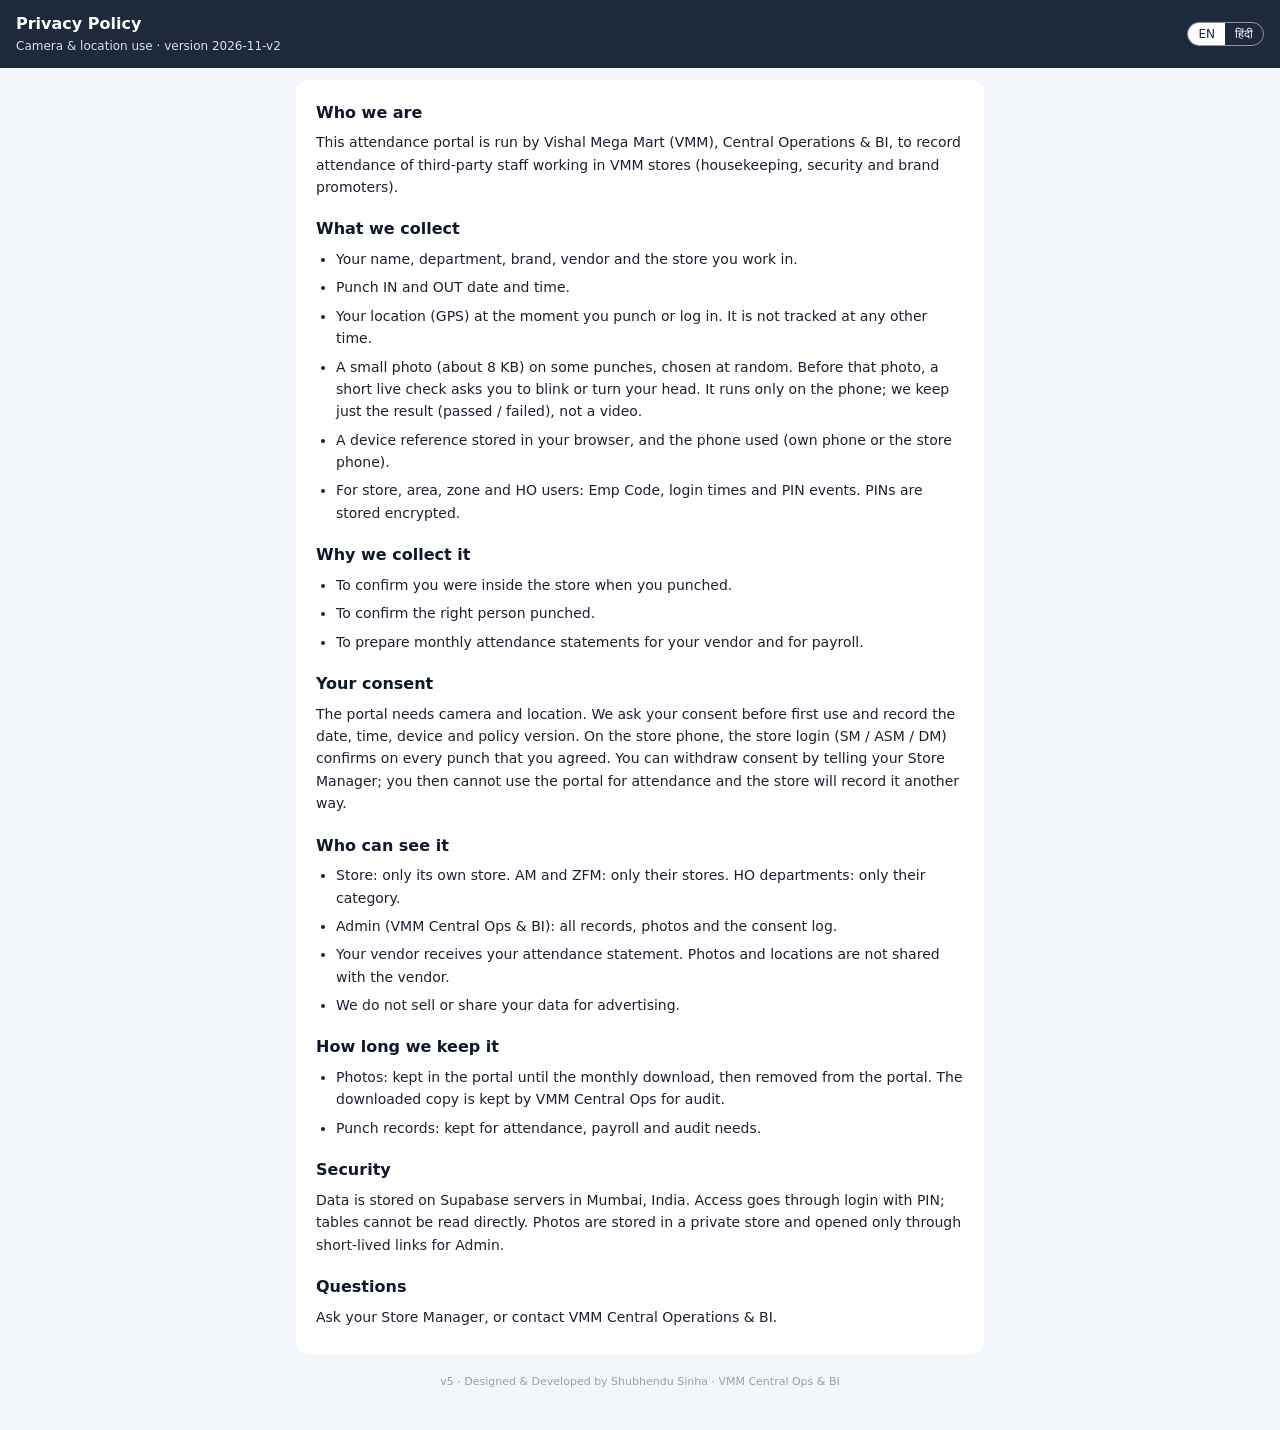
<file: privacy.html>
<!doctype html>
<html lang="en">
<head>
<meta charset="utf-8">
<meta http-equiv="Content-Security-Policy" content="default-src 'self'; script-src 'self' 'unsafe-inline' https://cdn.jsdelivr.net https://cdnjs.cloudflare.com; style-src 'self' 'unsafe-inline' https://fonts.googleapis.com; font-src https://fonts.gstatic.com; img-src 'self' data: blob: https://phyllziizajuphenpwxz.supabase.co; media-src 'self' blob:; connect-src 'self' https://phyllziizajuphenpwxz.supabase.co; object-src 'none'; base-uri 'self'; form-action 'self'">
<meta name="referrer" content="no-referrer">
<meta name="viewport" content="width=device-width, initial-scale=1, viewport-fit=cover">
<title>Privacy Policy · 3rd Party Attendance</title>
<link rel="preconnect" href="https://phyllziizajuphenpwxz.supabase.co" crossorigin>
<link rel="preconnect" href="https://fonts.gstatic.com" crossorigin>
<link rel="icon" href="assets/logo.png">
<link rel="stylesheet" href="https://fonts.googleapis.com/css2?family=Roboto:wght@400;500;700;800&family=Noto+Sans+Devanagari:wght@400;700&display=swap" media="print" onload="this.media='all'">
<link rel="stylesheet" href="assets/app.css">
<style>
  .doc { background: #fff; border-radius: 12px; padding: 20px; line-height: 1.6; }
  .doc h2 { font-size: 16px; color: var(--blue-d); margin: 18px 0 6px; }
  .doc h2:first-child { margin-top: 0; }
  .doc p, .doc li { font-size: 14px; margin: 0 0 6px; }
  .doc ul { padding-left: 20px; margin: 0; }
</style>
</head>
<body>
<header class="hdr">
  <div class="t"><b>Privacy Policy</b><small>Camera &amp; location use · version <span id="ver"></span></small></div>
  <span id="langSlot"></span>
</header>
<main class="wrap" style="max-width:720px">
  <article class="doc" id="en">
    <h2>Who we are</h2>
    <p>This attendance portal is run by Vishal Mega Mart (VMM), Central Operations &amp; BI, to record attendance of third-party staff working in VMM stores (housekeeping, security and brand promoters).</p>
    <h2>What we collect</h2>
    <ul>
      <li>Your name, department, brand, vendor and the store you work in.</li>
      <li>Punch IN and OUT date and time.</li>
      <li>Your location (GPS) at the moment you punch or log in. It is not tracked at any other time.</li>
      <li>A small photo (about 8 KB) on some punches, chosen at random. Before that photo, a short live check asks you to blink or turn your head. It runs only on the phone; we keep just the result (passed / failed), not a video.</li>
      <li>A device reference stored in your browser, and the phone used (own phone or the store phone).</li>
      <li>For store, area, zone and HO users: Emp Code, login times and PIN events. PINs are stored encrypted.</li>
    </ul>
    <h2>Why we collect it</h2>
    <ul>
      <li>To confirm you were inside the store when you punched.</li>
      <li>To confirm the right person punched.</li>
      <li>To prepare monthly attendance statements for your vendor and for payroll.</li>
    </ul>
    <h2>Your consent</h2>
    <p>The portal needs camera and location. We ask your consent before first use and record the date, time, device and policy version. On the store phone, the store login (SM / ASM / DM) confirms on every punch that you agreed. You can withdraw consent by telling your Store Manager; you then cannot use the portal for attendance and the store will record it another way.</p>
    <h2>Who can see it</h2>
    <ul>
      <li>Store: only its own store. AM and ZFM: only their stores. HO departments: only their category.</li>
      <li>Admin (VMM Central Ops &amp; BI): all records, photos and the consent log.</li>
      <li>Your vendor receives your attendance statement. Photos and locations are not shared with the vendor.</li>
      <li>We do not sell or share your data for advertising.</li>
    </ul>
    <h2>How long we keep it</h2>
    <ul>
      <li>Photos: kept in the portal until the monthly download, then removed from the portal. The downloaded copy is kept by VMM Central Ops for audit.</li>
      <li>Punch records: kept for attendance, payroll and audit needs.</li>
    </ul>
    <h2>Security</h2>
    <p>Data is stored on Supabase servers in Mumbai, India. Access goes through login with PIN; tables cannot be read directly. Photos are stored in a private store and opened only through short-lived links for Admin.</p>
    <h2>Questions</h2>
    <p>Ask your Store Manager, or contact VMM Central Operations &amp; BI.</p>
  </article>

  <article class="doc" id="hi" hidden>
    <h2>हम कौन हैं</h2>
    <p>यह हाज़िरी पोर्टल विशाल मेगा मार्ट (VMM), सेंट्रल ऑपरेशंस और BI द्वारा चलाया जाता है, VMM स्टोर में काम करने वाले थर्ड-पार्टी स्टाफ़ (हाउसकीपिंग, सिक्योरिटी और ब्रांड प्रमोटर) की हाज़िरी दर्ज करने के लिए।</p>
    <h2>हम क्या लेते हैं</h2>
    <ul>
      <li>आपका नाम, विभाग, ब्रांड, वेंडर और आपका स्टोर।</li>
      <li>पंच IN और OUT की तारीख और समय।</li>
      <li>पंच या लॉगिन के समय आपकी लोकेशन (GPS)। बाकी समय ट्रैक नहीं की जाती।</li>
      <li>कुछ पंच पर एक छोटी फ़ोटो (लगभग 8 KB), रैंडम तरीके से। उससे पहले एक छोटी लाइव जांच पलक झपकाने या सिर घुमाने को कहती है। यह सिर्फ़ फ़ोन पर चलती है; हम सिर्फ़ नतीजा (पास / फ़ेल) रखते हैं, वीडियो नहीं।</li>
      <li>ब्राउज़र में रखा डिवाइस रेफ़रेंस, और कौन सा फ़ोन इस्तेमाल हुआ (अपना या स्टोर का)।</li>
      <li>स्टोर, AM, ZFM और HO यूज़र के लिए: Emp Code, लॉगिन समय और PIN से जुड़ी घटनाएं। PIN एन्क्रिप्ट करके रखा जाता है।</li>
    </ul>
    <h2>क्यों लेते हैं</h2>
    <ul>
      <li>यह पक्का करने के लिए कि पंच के समय आप स्टोर के अंदर थे।</li>
      <li>यह पक्का करने के लिए कि सही व्यक्ति ने पंच किया।</li>
      <li>आपके वेंडर और पेरोल के लिए मासिक हाज़िरी स्टेटमेंट बनाने के लिए।</li>
    </ul>
    <h2>आपकी सहमति</h2>
    <p>पोर्टल को कैमरा और लोकेशन चाहिए। पहली बार इस्तेमाल से पहले हम आपकी सहमति लेते हैं और तारीख, समय, डिवाइस और पॉलिसी वर्ज़न दर्ज करते हैं। स्टोर के फ़ोन पर, स्टोर लॉगिन (SM / ASM / DM) हर पंच पर पुष्टि करता है कि आप सहमत हैं। सहमति वापस लेनी हो तो स्टोर मैनेजर को बताएं; तब आप पोर्टल से हाज़िरी नहीं लगा पाएंगे और स्टोर दूसरे तरीके से हाज़िरी दर्ज करेगा।</p>
    <h2>कौन देख सकता है</h2>
    <ul>
      <li>स्टोर: सिर्फ़ अपना स्टोर। AM और ZFM: सिर्फ़ अपने स्टोर। HO विभाग: सिर्फ़ अपनी कैटेगरी।</li>
      <li>एडमिन (VMM सेंट्रल ऑप्स और BI): सारे रिकॉर्ड, फ़ोटो और सहमति लॉग।</li>
      <li>आपके वेंडर को आपका हाज़िरी स्टेटमेंट मिलता है। फ़ोटो और लोकेशन वेंडर को नहीं दी जाती।</li>
      <li>हम आपका डेटा बेचते नहीं हैं और विज्ञापन के लिए नहीं देते।</li>
    </ul>
    <h2>कितने समय तक रखते हैं</h2>
    <ul>
      <li>फ़ोटो: मासिक डाउनलोड तक पोर्टल में, फिर पोर्टल से हटा दी जाती हैं। डाउनलोड की गई कॉपी ऑडिट के लिए VMM सेंट्रल ऑप्स के पास रहती है।</li>
      <li>पंच रिकॉर्ड: हाज़िरी, पेरोल और ऑडिट की ज़रूरत तक।</li>
    </ul>
    <h2>सुरक्षा</h2>
    <p>डेटा मुंबई, भारत में Supabase सर्वर पर रखा जाता है। एक्सेस सिर्फ़ PIN वाले लॉगिन से होता है। फ़ोटो प्राइवेट स्टोरेज में हैं और सिर्फ़ एडमिन के लिए थोड़े समय के लिंक से खुलती हैं।</p>
    <h2>सवाल</h2>
    <p>अपने स्टोर मैनेजर से पूछें, या VMM सेंट्रल ऑपरेशंस और BI से संपर्क करें।</p>
  </article>
  <p class="foot" id="credit"></p>
</main>
<script src="assets/app.js"></script>
<script>
  $('#ver').textContent = CONFIG.policy;
  $('#credit').innerHTML = credit();
  const paint = () => { $('#en').hidden = lang() === 'hi'; $('#hi').hidden = lang() !== 'hi'; };
  $('#langSlot').appendChild(langToggle(paint)); paint();
</script>
</body>
</html>
</file>
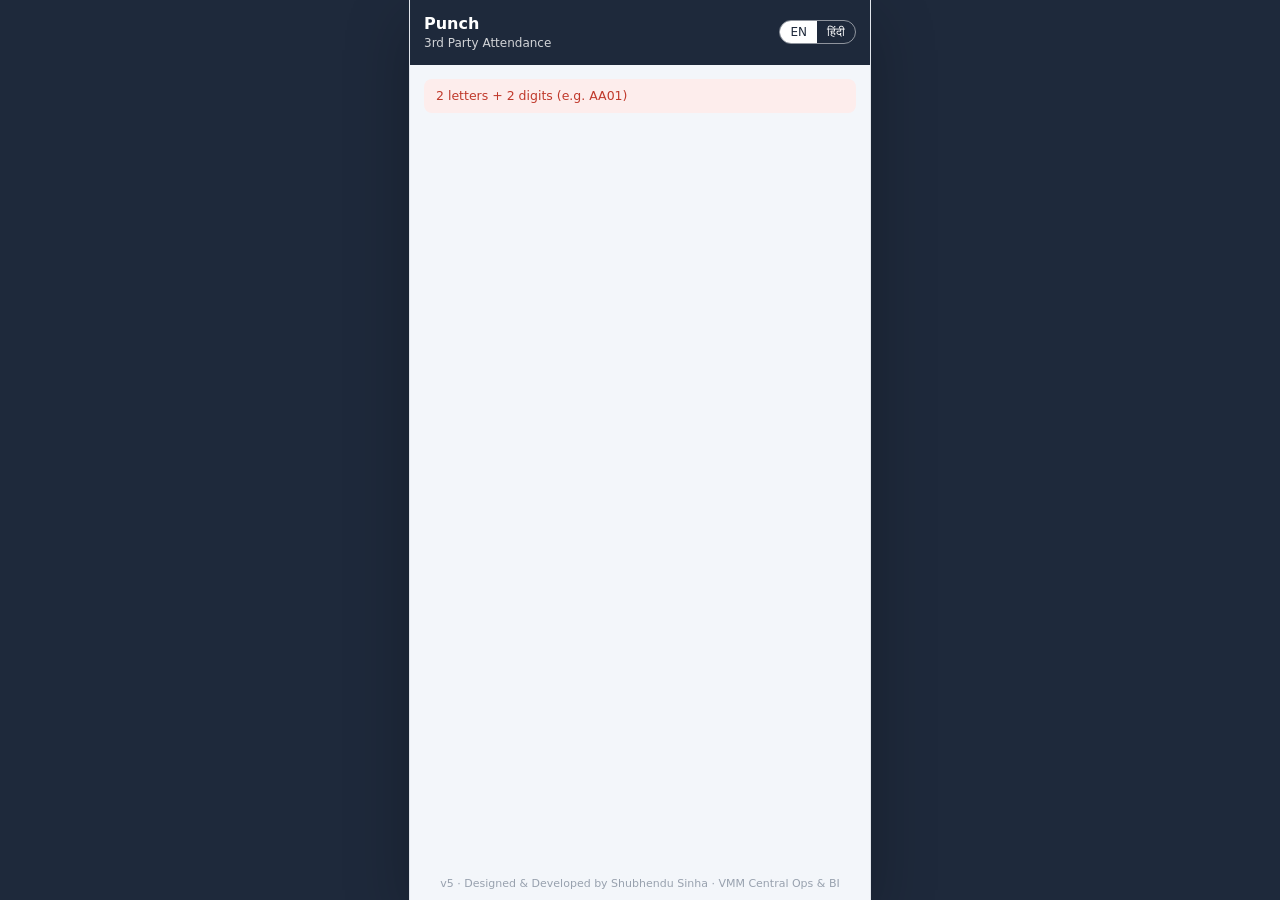
<file: punch.html>
<!doctype html>
<html lang="en">
<head>
<meta charset="utf-8">
<meta http-equiv="Content-Security-Policy" content="default-src 'self'; script-src 'self' 'unsafe-inline' https://cdn.jsdelivr.net https://cdnjs.cloudflare.com; style-src 'self' 'unsafe-inline' https://fonts.googleapis.com; font-src https://fonts.gstatic.com; img-src 'self' data: blob: https://phyllziizajuphenpwxz.supabase.co; media-src 'self' blob:; connect-src 'self' https://phyllziizajuphenpwxz.supabase.co; object-src 'none'; base-uri 'self'; form-action 'self'">
<meta name="referrer" content="no-referrer">
<meta name="viewport" content="width=device-width, initial-scale=1, viewport-fit=cover">
<title>Punch · 3rd Party Attendance</title>
<meta name="theme-color" content="#1E293B">
<link rel="preconnect" href="https://phyllziizajuphenpwxz.supabase.co" crossorigin>
<link rel="preconnect" href="https://fonts.gstatic.com" crossorigin>
<link rel="icon" href="assets/logo.png">
<link rel="stylesheet" href="https://fonts.googleapis.com/css2?family=Roboto:wght@400;500;700;800&family=Noto+Sans+Devanagari:wght@400;700&display=swap" media="print" onload="this.media='all'">
<link rel="stylesheet" href="assets/app.css">
<style>
  body{margin:0;background:var(--bg)}
  @media(min-width:461px){body{background:var(--side)}.phone{box-shadow:0 0 0 1px var(--line),0 20px 60px rgba(0,0,0,.25)}}
  .phone{max-width:460px}
  .phd{position:sticky;top:0;z-index:5;display:flex;align-items:center;gap:10px;padding:12px 14px}
  .phd .t{flex:1;min-width:0}.phd .t b,.phd .t small{display:block;white-space:nowrap;overflow:hidden;text-overflow:ellipsis}
  .phd .x{background:rgba(255,255,255,.14);border:0;color:#fff;border-radius:8px;height:34px;padding:0 12px;font-size:13px;font-weight:700;cursor:pointer}
  .phd .lang{border-color:rgba(255,255,255,.5)}.phd .lang button{color:#fff}.phd .lang button.on{background:#fff;color:var(--side)}
  .pbody{padding:14px 14px 24px;gap:14px;flex:1}
  .pbody section{display:flex;flex-direction:column;gap:14px}.pbody section[hidden]{display:none}
  .stp{font-size:13px;font-weight:700;color:var(--ink);display:flex;gap:8px;align-items:center}
  .stp i{font-style:normal;width:22px;height:22px;border-radius:50%;background:var(--pri);color:#fff;display:inline-flex;align-items:center;justify-content:center;font-size:12px;flex:none}
  .stp.done i{background:var(--ok)}
  .stp small{font-weight:400;color:var(--mut)}
  .pills .pill{padding:9px 16px;font-size:14px}
  .vlist{display:flex;flex-direction:column;gap:8px}
  .vlist .post{background:var(--card);text-align:left;cursor:pointer;font:inherit;color:var(--ink);width:100%;padding:12px 14px}
  .vlist .post.on{background:var(--acc-l);border-color:var(--acc)}
  .vlist .post small{color:var(--mut)}
  .pname{width:100%;font-size:17px;padding:12px;border:1.5px solid var(--line);border-radius:10px;background:var(--card);color:var(--ink)}
  .pname:focus{outline:none;border-color:var(--acc);box-shadow:0 0 0 3px var(--acc-l)}
  .bigs{display:grid;grid-template-columns:1fr 1fr;gap:10px}
  .bigbtn{cursor:pointer;display:flex;flex-direction:column;align-items:center;gap:2px;font-family:var(--font)}
  .bigbtn small{font-size:12px;font-weight:500;opacity:.9}
  .bigbtn.in{background:var(--ok)}.bigbtn.out{background:var(--red)}
  .bigbtn:disabled{background:var(--track);color:var(--mut);cursor:not-allowed}
  .bigbtn.busy{opacity:.7;cursor:wait}
  .pcard{background:var(--card);border:1px solid var(--line);border-radius:14px;padding:16px;display:flex;gap:12px;align-items:center}
  .pcard .av{width:52px;height:52px;border-radius:50%;background:var(--pri-l);color:var(--pri-d);display:flex;align-items:center;justify-content:center;font-weight:800;font-size:20px;flex:none}
  .pcard .m{flex:1;min-width:0}.pcard h2{font-size:18px;margin:0;color:var(--ink);text-transform:none;letter-spacing:0}
  .pcard .sub{font-size:13px}
  .rost{max-height:260px;overflow:auto}
  .done{text-align:center;padding-top:30px;align-items:center}
  .done .ck{width:88px;height:88px;border-radius:50%;background:var(--ok-l);color:var(--ok);font-size:46px;font-weight:800;display:flex;align-items:center;justify-content:center;animation:popin .45s cubic-bezier(.3,1.6,.5,1) both}
  .done h1{font-size:22px;color:var(--pri-d);margin:0}
  .done .note{text-align:left;width:100%}
  .gps{display:flex;gap:8px;align-items:center}
  /* instant camera (like DDR) */
  .cam{gap:16px;padding:16px}
  .cam .vf{width:min(300px,82vw);height:min(390px,62vh)}
  .cam .oval{width:62%;height:64%}
  .cam .oval.seen{border-color:#FFD27A}
  .cam .vf img{position:absolute;inset:0;width:100%;height:100%;object-fit:cover}
  .cam .ct{font-weight:700;font-size:16px;text-align:center;min-height:22px}
  .cam .cs{font-size:13px;opacity:.8;text-align:center;margin-top:-10px}
  .cam .shutter{border-color:var(--acc)}
  .cam .row{display:flex;gap:8px;flex-wrap:wrap;justify-content:center}
  .cam .note{max-width:320px}
  .cam .btn{padding:10px 16px;font-size:14px}
  .cam .hold{position:absolute;left:19%;right:19%;bottom:8%;height:5px;border-radius:3px;background:rgba(255,255,255,.25);overflow:hidden}
  .cam .hold i{display:block;height:100%;width:0;background:#52C878;transition:width .1s linear}
</style>
</head>
<body>
<div class="phone">
  <header class="phd">
    <div class="t"><b id="hTitle">Punch</b><small id="hSub">3rd Party Attendance</small></div>
    <span id="langSlot"></span>
    <button class="x" id="btnBack" hidden>✕</button>
  </header>
  <main class="pbody">
    <div id="loading" class="spin"></div>
    <div id="fatal" class="note r" hidden></div>

    <!-- remembered phone: person card -->
    <section id="me" hidden>
      <div class="pcard"><div class="av" id="meAv"></div><div class="m"><h2 id="meName"></h2><div class="sub" id="meSub"></div></div><span class="tg ok" data-t="saved"></span></div>
      <div class="note gps" id="gpsNote2"></div>
      <div id="meErr" class="note r" hidden></div>
      <div class="bigs"><button class="bigbtn in" data-k="IN"><span data-t="punchIn"></span><small id="meInSub"></small></button><button class="bigbtn out" data-k="OUT"><span data-t="punchOut"></span><small id="meOutSub"></small></button></div>
      <div class="note" data-t="camAuto"></div>
      <button class="btn ghost sm" id="btnChange" style="align-self:center" data-t="notYouVendor"></button>
    </section>

    <!-- first time on this phone (or store login punching for staff) -->
    <section id="form" hidden>
      <div id="modNote" class="note w" hidden></div>
      <div class="note gps" id="gpsNote"></div>

      <div><div class="stp" id="st1"><i>1</i><span data-t="department"></span></div><div class="pills" id="cats" style="margin-top:8px"></div></div>

      <div id="vWrap" hidden>
        <div class="stp" id="st2"><i>2</i><span data-t="yourVendor"></span> <small id="vFor"></small></div>
        <div class="vlist" id="vendors" style="margin-top:8px"></div>
        <div id="brandWrap" hidden style="margin-top:8px"><div class="sub" style="font-weight:700" data-t="brand"></div><div class="pills" id="brands" style="margin-top:6px"></div></div>
      </div>

      <div id="rosterWrap" hidden>
        <div class="stp"><i>·</i><span data-t="selectAssociate"></span></div>
        <div class="list rost" id="roster" style="margin-top:8px"></div>
      </div>

      <div id="nWrap" hidden>
        <div class="stp" id="st3"><i>3</i><span id="nameLbl" data-t="fullNameP"></span></div>
        <input class="pname" id="name" maxlength="40" autocomplete="name" style="margin-top:8px">
        <div id="lookupNote" class="sub" hidden style="margin-top:6px"></div>
      </div>

      <label id="modConsentWrap" hidden style="display:flex;gap:10px;align-items:flex-start;font-size:14px;font-weight:700;background:var(--card);border:1px solid var(--line);border-radius:10px;padding:10px 12px;cursor:pointer">
        <input type="checkbox" id="modConsent" style="width:22px;height:22px;flex-shrink:0"><span data-t="modConsent"></span></label>
      <div id="err" class="note r" hidden></div>
      <div class="bigs" id="punchBtns" hidden><button class="bigbtn in" data-k="IN"><span data-t="punchIn"></span></button><button class="bigbtn out" data-k="OUT"><span data-t="punchOut"></span></button></div>
      <div class="note" id="rememberNote" data-t="rememberNote"></div>
      <div class="note i" id="noPhone" data-t="noPhone"></div>
    </section>

    <!-- done -->
    <section id="done" class="done" hidden>
      <div class="ck">✓</div>
      <h1 id="doneTitle"></h1>
      <div class="sub" id="doneSub" style="font-size:14px"></div>
      <div class="note k" id="doneNote"></div>
      <button class="btn s" id="btnAgain" style="min-width:160px;padding:10px 18px" data-t="doneBtn"></button>
    </section>
  </main>
  <p class="foot" id="credit"></p>
</div>

<script src="assets/app.js"></script>
<script>
Object.assign(I18N.en, {
  saved: 'Saved', camAuto: 'Camera opens and takes the selfie by itself as soon as your face is inside the oval. No blink or head-turn needed.',
  notYouVendor: 'Not you, or vendor changed?', yourVendor: 'Your vendor', listedFor: '(listed for {s} · {c})', fullNameP: 'Your full name',
  noVendor: 'No vendor is set up for this department at this store. Ask the store manager.', pickVendor: 'Pick your vendor first.',
  rememberNote: 'After the first punch this phone remembers you, so next time it opens straight on Punch IN / OUT.',
  firstSub: 'First time on this phone · 3 quick steps', meSubT: 'This phone is registered to you', doneBtn: 'Done',
  punchSaved: 'Punch {k} saved', camFind: 'Looking for your face…', camHold: 'Face found ✓ hold still', camOne: 'Only one face in the oval, please',
  camCloser: 'Come a little closer', camCenter: 'Bring your face inside the oval', camSlow: 'Tap the button to take the selfie', camStart: 'Opening camera…',
  camUp: 'Saving selfie…', camRetry: 'Try again', camRetake: 'Retake', camNoCam: 'Camera could not open. Use the phone camera instead.', camAppBtn: 'Open phone camera',
  liveOk: 'Live face ✓', liveNo: 'No face seen', selfieKB: 'selfie {n} KB', insideM: 'inside store ({d} m)', noSelfie: 'No selfie needed this time',
  nextIs: 'Next: {k}', lastWas: 'Last: {k} {t}', youAreIn: 'You are punched IN. Tap Punch OUT when you leave.',
  outNotNow: 'Not punched IN yet today: tap Punch IN.',
});
Object.assign(I18N.hi, {
  saved: 'सेव है', camAuto: 'कैमरा खुलेगा और जैसे ही चेहरा अंडाकार में आएगा, सेल्फी अपने-आप ले लेगा। आंख झपकाने या सिर घुमाने की ज़रूरत नहीं।',
  notYouVendor: 'आप नहीं हैं, या वेंडर बदल गया?', yourVendor: 'आपका वेंडर', listedFor: '({s} · {c} के लिए)', fullNameP: 'आपका पूरा नाम',
  noVendor: 'इस स्टोर में इस विभाग का कोई वेंडर सेट नहीं है। स्टोर मैनेजर से बात करें।', pickVendor: 'पहले अपना वेंडर चुनें।',
  rememberNote: 'पहले पंच के बाद यह फ़ोन आपको याद रखेगा, अगली बार सीधे पंच IN / OUT खुलेगा।',
  firstSub: 'इस फ़ोन पर पहली बार · 3 आसान स्टेप', meSubT: 'यह फ़ोन आपके नाम पर है', doneBtn: 'ठीक है',
  punchSaved: 'पंच {k} सेव हुआ', camFind: 'आपका चेहरा ढूंढ रहे हैं…', camHold: 'चेहरा मिला ✓ स्थिर रहें', camOne: 'अंडाकार में सिर्फ एक चेहरा रखें',
  camCloser: 'थोड़ा पास आएं', camCenter: 'चेहरा अंडाकार के अंदर लाएं', camSlow: 'सेल्फी के लिए बटन दबाएं', camStart: 'कैमरा खुल रहा है…',
  camUp: 'सेल्फी सेव हो रही है…', camRetry: 'फिर कोशिश करें', camRetake: 'दोबारा लें', camNoCam: 'कैमरा नहीं खुला। फ़ोन का कैमरा इस्तेमाल करें।', camAppBtn: 'फ़ोन कैमरा खोलें',
  liveOk: 'लाइव चेहरा ✓', liveNo: 'चेहरा नहीं दिखा', selfieKB: 'सेल्फी {n} KB', insideM: 'स्टोर के अंदर ({d} मी)', noSelfie: 'इस बार सेल्फी की ज़रूरत नहीं',
  nextIs: 'अगला: {k}', lastWas: 'पिछला: {k} {t}', youAreIn: 'आप पंच IN हैं। जाते समय पंच OUT दबाएं।',
  outNotNow: 'आज अभी पंच IN नहीं हुआ: पंच IN दबाएं।',
});

const q = new URLSearchParams(location.search);
let ctx = null, modToken = null, me = null, pos = null, posAt = 0;
let cat = null, vendor = '', brand = '', lastLookup = null, lookTimer = null, punchRes = null, punchBusy = false, mem = null, memNext = 'IN';

function show(id) { ['loading', 'me', 'form', 'done'].forEach((s) => { $('#' + s).hidden = s !== id; }); window.scrollTo(0, 0); }
function err(msg, el = '#err') { $(el).hidden = !msg; $(el).textContent = msg || ''; }
function fatal(msg) { $('#loading').hidden = true; $('#fatal').hidden = false; $('#fatal').textContent = msg; }
const catById = (id) => (ctx.categories || []).find((c) => c.id === id);

/* ---------- location ---------- */
function gpsPaint() {
  const els = [$('#gpsNote'), $('#gpsNote2')];
  let cls = 'note i gps', html = '📍 ' + esc(t('getLocation'));
  if (ctx.test_mode) { cls = 'note w gps'; html = esc(t('testMode')); }
  else if (pos) { cls = 'note k gps'; html = '📍 ' + esc(t('locFound', { a: Math.round(pos.acc || 0) })); }
  else if (posAt) { cls = 'note r gps'; html = `${esc(t('noGps'))} <button class="link" data-gps>↻</button>`; }
  els.forEach((e) => { e.className = cls; e.innerHTML = html; });
}
async function locate() {
  posAt = 0; pos = null; gpsPaint();
  pos = await getPosition(); posAt = Date.now(); gpsPaint();
}

/* ---------- same phone remembers who punched here ---------- */
const memKey = () => 'vmm3p_me_' + ctx.store.code;
const memGet = () => { try { return JSON.parse(localStorage.getItem(memKey()) || 'null'); } catch (e) { return null; } };
const memSet = (o) => { try { if (o) localStorage.setItem(memKey(), JSON.stringify(o)); else localStorage.removeItem(memKey()); } catch (e) {} };

async function openMe() {
  mem = memGet();
  if (!mem || !catById(mem.cat)) { memSet(null); return false; }
  const r = await rpc('punch_lookup', { p_store: ctx.store.code, p_cat: mem.cat, p_brand: mem.brand || '', p_name: mem.name, p_device: deviceId(), p_mod_token: null });
  if (!r || !r.ok || !r.exists) { if (r && r.ok) memSet(null); return false; }
  const c = catById(mem.cat);
  memNext = r.next === 'OUT' ? 'OUT' : 'IN';
  $('#meAv').textContent = (mem.name.trim()[0] || '?').toUpperCase();
  $('#meName').textContent = mem.name;
  $('#meSub').textContent = [catName(c), mem.vendor, mem.brand, r.code || mem.code].filter(Boolean).join(' · ');
  $('#hSub').textContent = t('meSubT');
  paintBig($('#me'), memNext);
  maxGuard($('#me'), r);
  $('#meInSub').textContent = memNext === 'IN' ? t('nextIs', { k: 'IN' }) : '';
  $('#meOutSub').textContent = memNext === 'OUT' ? t('nextIs', { k: 'OUT' }) : '';
  err('', '#meErr'); show('me');
  return true;
}
function paintBig(root, next) {
  $$('.bigbtn', root).forEach((b) => { b.disabled = b.dataset.k !== next; b.classList.remove('busy'); });
}

/* ---------- first-time form: dept → vendor → name ---------- */
function vendorsFor(c) {
  if (!c) return [];
  if (Array.isArray(ctx.vendors)) return ctx.vendors.filter((v) => v.cat === c.id).map((v) => ({ vendor: v.vendor, brand: v.brand || '' }));
  return (c.vendors || []).map((v) => ({ vendor: v, brand: '' }));   // older backend: vendor names only
}
function paintCats() {
  $('#cats').innerHTML = (ctx.categories || []).map((c) => `<button type="button" class="pill${cat && cat.id === c.id ? ' on' : ''}" data-c="${esc(c.id)}">${esc(catName(c))}</button>`).join('');
  $('#st1').classList.toggle('done', !!cat);
}
function paintVendors() {
  $('#vWrap').hidden = !cat;
  if (!cat) return;
  $('#vFor').textContent = t('listedFor', { s: ctx.store.code, c: catName(cat) });
  const V = vendorsFor(cat);
  $('#vendors').innerHTML = V.length
    ? V.map((x) => { const on = vendor === x.vendor && (brand || '') === (x.brand || ''); return `<button type="button" class="post${on ? ' on' : ''}" data-v="${esc(x.vendor)}" data-b="${esc(x.brand)}"><span><b>${esc(x.vendor)}</b>${x.brand ? `<br><small>${esc(t('brand'))} ${esc(x.brand)}</small>` : ''}</span>${on ? `<span class="tg acc">✓</span>` : ''}</button>`; }).join('')
    : `<div class="note w">${esc(t('noVendor'))}</div>`;
  const needBrand = vendor && (cat.brands || []).length && !brand;
  $('#brandWrap').hidden = !(vendor && (cat.brands || []).length && (needBrand || !V.some((x) => x.vendor === vendor && x.brand)));
  $('#brands').innerHTML = (cat.brands || []).map((b) => `<button type="button" class="pill${brand === b ? ' on' : ''}" data-br="${esc(b)}">${esc(b)}</button>`).join('');
  $('#st2').classList.toggle('done', !!vendor);
  const ready = !!vendor && (!(cat.brands || []).length || !!brand);
  $('#nWrap').hidden = !ready; $('#punchBtns').hidden = !ready;
  if (ready) paintFormBtns();
}
async function paintRoster() {
  if (!modToken || !cat) { $('#rosterWrap').hidden = true; return; }   // only a store login may see the people list
  $('#rosterWrap').hidden = false; $('#roster').innerHTML = '<div class="spin"></div>';
  const r = await rpc('store_roster', { p_token: modToken, p_cat: cat.id });
  const rows = (r && r.rows) || [];
  $('#roster').innerHTML = rows.map((a) => { const k = a.last_kind; return `<div class="li click" data-n="${esc(a.name)}" data-b="${esc(a.brand || '')}" data-v="${esc(a.vendor || '')}" data-k="${k || ''}">
      <div class="m">${esc(a.name)}<span>${esc(a.code)}${a.brand ? ' · ' + esc(a.brand) : ''}${a.vendor ? ' · ' + esc(a.vendor) : ''} · ${k ? k + ' ' + esc(a.last_time || '') : '—'}</span></div>
      <span class="tag ${k === 'IN' ? 'w' : 'ok'}">${k === 'IN' ? 'OUT' : 'IN'}</span></div>`; }).join('')
    + `<div class="li click" data-new="1"><div class="m">${esc(t('newName'))}</div><span class="tag ok">+</span></div>`;
}
// v5.3: max 4 punches a day (2 IN + 2 OUT)
function maxGuard(root, r) {
  const on = !!(r && r.max_reached);
  $$('.bigbtn', root).forEach((b) => { if (on) b.disabled = true; });
  const b0 = $$('.bigbtn', root)[0], host = b0 ? b0.parentElement : root;
  let n = host.nextElementSibling && host.nextElementSibling.classList.contains('maxnote') ? host.nextElementSibling : null;
  if (on && !n) { n = document.createElement('div'); n.className = 'note w maxnote'; n.style.marginTop = '8px'; host.after(n); }
  if (n) { n.hidden = !on; n.textContent = lang() === 'hi' ? 'आज के 4 पंच (2 IN + 2 OUT) पूरे हो गए।' : 'All 4 punches for today are used (2 IN + 2 OUT).'; }
}
function paintFormBtns() {
  const next = lastLookup ? (lastLookup.next === 'OUT' ? 'OUT' : 'IN') : 'IN';
  paintBig($('#punchBtns'), next);
  maxGuard($('#punchBtns'), lastLookup);
  $('#st3').classList.toggle('done', $('#name').value.trim().length >= 3);
}
async function lookup() {
  const name = $('#name').value.trim();
  if (!cat || name.length < 2 || ((cat.brands || []).length && !brand)) { $('#lookupNote').hidden = true; lastLookup = null; paintFormBtns(); return; }
  const r = await rpc('punch_lookup', { p_store: ctx.store.code, p_cat: cat.id, p_brand: brand, p_name: name, p_device: deviceId(), p_mod_token: modToken });
  if (!r || !r.ok || $('#name').value.trim() !== name) return;
  lastLookup = r; $('#lookupNote').hidden = false;
  $('#lookupNote').textContent = r.exists ? t('alreadyReg', { code: r.code }) : t('newReg');
  paintFormBtns();
}

/* ---------- punch ---------- */
async function doPunch(fromMe) {
  if (punchBusy) return;
  const errEl = fromMe ? '#meErr' : '#err';
  err('', errEl);
  let c = cat, v = vendor, b = brand, name;
  if (fromMe) { c = catById(mem.cat); v = mem.vendor || ''; b = mem.brand || ''; name = mem.name; }
  else {
    name = $('#name').value.trim();
    if (!c) return err(t('chooseCat'), errEl);
    if (!v) return err(t('pickVendor'), errEl);
    if ((c.brands || []).length && !b) return err(t('brandRequired'), errEl);
    if (!/^[\p{L} .]{2,40}$/u.test(name) || name.replace(/[ .]/g, '').length < 2) { $('#name').focus(); return err(t('badName'), errEl); }
    if (modToken && !$('#modConsent').checked) return err(t('consentRequired'), errEl);
  }
  const root = fromMe ? $('#me') : $('#punchBtns');
  punchBusy = true; $$('.bigbtn', root).forEach((x) => x.classList.add('busy'));
  if (!ctx.test_mode && (!pos || Date.now() - posAt > 300000)) await locate();
  if (!ctx.test_mode && !pos) { punchBusy = false; $$('.bigbtn', root).forEach((x) => x.classList.remove('busy')); return err(t('noGps') + ' ' + t('permHow'), errEl); }
  const r = await rpc('punch_submit', { p_store: ctx.store.code, p_cat: c.id, p_brand: b, p_vendor: v || null, p_name: name,
    p_lat: pos ? pos.lat : null, p_lng: pos ? pos.lng : null, p_device: deviceId(), p_mod_token: modToken,
    p_consent: true, p_policy: CONFIG.policy });
  punchBusy = false; $$('.bigbtn', root).forEach((x) => x.classList.remove('busy'));
  if (!r || !r.ok) {
    if (r && r.error === 'OUT_OF_RANGE') return err(t('outside', { d: r.dist_m, r: r.radius_m }), errEl);
    if (r && r.error === 'NO_GPS') return err(t('noGps'), errEl);
    if (r && r.error === 'MAX_PUNCHES') return err(lang() === 'hi' ? 'आज के 4 पंच (2 IN + 2 OUT) पूरे हो गए। ज़रूरत हो तो SMT से बात करें।' : 'You have used all 4 punches for today (2 IN + 2 OUT). Talk to the SMT if needed.', errEl);
    if (r && r.error === 'OTHER_STORE') {
      const hi = lang() === 'hi', home = `${r.home_store}${r.home_store_name ? ' · ' + r.home_store_name : ''}`;
      const msg = r.sent_to_sm
        ? (r.status === 'rejected'
          ? (hi ? `यह फ़ोन स्टोर ${home} में रजिस्टर है। इस स्टोर के SM ने आज के लिए मना कर दिया है।` : `This phone is registered at store ${home}. The SM of this store has refused it for today.`)
          : (hi ? `यह फ़ोन स्टोर ${home} में रजिस्टर है। आज यहाँ पंच करने की रिक्वेस्ट इस स्टोर के SM को भेज दी गई है। SM के अप्रूव करने के बाद फिर से पंच करें।` : `This phone is registered at store ${home}. A request to punch here today has been sent to the SM of this store. Punch again after the SM approves.`))
        : (hi ? `यह फ़ोन स्टोर ${home} में रजिस्टर है, यहाँ पंच नहीं हो सकता (कोशिश ${r.tries} / 3)। हर कोशिश रिकॉर्ड होती है।` : `This phone is registered at store ${home}. It cannot punch at this store (try ${r.tries} of 3). Every try is recorded.`);
      return err(msg, errEl);
    }
    if (r && r.error === 'SELFIE_DUE' && r.photo_token) {   // v5.6: pending random selfie (10% audit) must be taken before the next punch
      punchRes = { ok: true, name: r.name, code: r.code, kind: r.kind, time: r.time, shift: r.shift, photo_token: r.photo_token, photo_required: true, resumed: true, cat: c, vendor: v, brand: b };
      err(lang() === 'hi' ? `पिछले पंच (${r.kind} ${r.time}) की सेल्फी बाकी है। पहले सेल्फी लें, फिर पंच करें।` : `Selfie for your last punch (${r.kind} ${r.time}) is pending. Take it first, then punch again.`, errEl);
      Cam.open(); return;
    }
    if (r && (r.error === 'OTHER_PHONE' || r.error === 'PHONE_IN_USE') && fromMe) memSet(null);
    return err(errText(r && r.error), errEl);
  }
  punchRes = { ...r, cat: c, vendor: v, brand: b };
  // phone alert to the store's SM / ASM / DM (web push) — fire and forget
  try { fetch(`${CONFIG.url}/functions/v1/push`, { method: 'POST', keepalive: true, headers: { apikey: CONFIG.key, Authorization: `Bearer ${CONFIG.key}`, 'Content-Type': 'application/json' }, body: JSON.stringify({ action: 'notify', store: ctx.store.code }) }).catch(() => {}); } catch (e) {}
  if (!modToken) memSet({ name: r.name, cat: c.id, brand: b, vendor: v, code: r.code });
  if (r.photo_required) { Cam.open(); return; }
  showDone();
}

/* ---------- instant camera: front camera, tiny face detector, auto-snap ~0.7 s after one face is in the oval ---------- */
const sleep = (ms) => new Promise((r) => setTimeout(r, ms));
function loadFaceApi() {
  if (!loadFaceApi.p) {
    loadFaceApi.p = new Promise((res, rej) => {
      if (window.faceapi) return res();
      const sc = document.createElement('script'); sc.src = 'assets/face/face-api.js'; sc.onload = res; sc.onerror = rej; document.head.appendChild(sc);
    }).then(() => faceapi.nets.tinyFaceDetector.loadFromUri('assets/face'));
    loadFaceApi.p.catch(() => { loadFaceApi.p = null; });
  }
  return loadFaceApi.p;
}
// leaving the page while the audit selfie is open: warn (the next punch is blocked until it is taken anyway)
window.addEventListener('beforeunload', (e) => { if (Cam.ov) { e.preventDefault(); e.returnValue = ''; } });
const Cam = {
  ov: null, stop: null, run: 0, result: null, shot: null, ready: false, sawFace: false,
  el(s) { return this.ov.querySelector(s); },
  text(a, b) { this.el('.ct').textContent = a || ''; this.el('.cs').textContent = b || ''; },
  close() { this.run++; if (this.stop) { this.stop(); this.stop = null; } if (this.ov) { this.ov.remove(); this.ov = null; } },
  async open() {
    this.close();
    const run = ++this.run; this.shot = null; this.result = null; this.sawFace = false; this.ready = false;
    const ov = document.createElement('div'); ov.className = 'cam'; this.ov = ov;
    ov.innerHTML = `<div class="ct"></div><div class="cs"></div>
      <div class="vf"><video autoplay playsinline muted></video><img alt="" hidden><div class="oval"></div><div class="ln" hidden></div><div class="hold"><i></i></div></div>
      <div class="spinr"></div>
      <button class="shutter" type="button" aria-label="${esc(t('shutter'))}" hidden></button>
      <div class="note r" data-c="err" hidden></div>
      <div class="row" data-c="fail" hidden><button type="button" class="btn" data-c="retry">${esc(t('camRetry'))}</button><button type="button" class="btn s" data-c="retake">${esc(t('camRetake'))}</button></div>
      <div class="row" data-c="file" hidden><div class="note w">${esc(t('camNoCam'))}</div><label class="btn" style="cursor:pointer">📷 ${esc(t('camAppBtn'))}<input type="file" accept="image/*" capture="user" hidden></label></div>`;
    document.body.appendChild(ov);
    this.text(t('camStart'), `${punchRes.name} · ${punchRes.kind} ${punchRes.time}`);
    this.el('.shutter').addEventListener('click', () => this.capture(this.sawFace ? 'pass' : (this.ready ? 'noface' : 'skip')));
    this.el('[data-c="retry"]').addEventListener('click', () => this.upload());
    this.el('[data-c="retake"]').addEventListener('click', () => this.open());
    this.el('input[type=file]').addEventListener('change', (e) => { const f = e.target.files && e.target.files[0]; if (f) this.fromFile(f); e.target.value = ''; });
    const v = this.el('video');
    try { this.stop = await startCamera(v); }
    catch (e) { if (run !== this.run) return; this.el('.spinr').hidden = true; this.el('video').hidden = true; this.el('.oval').hidden = true; this.el('.hold').hidden = true; this.el('[data-c="file"]').hidden = false; this.text(t('photoToday'), ''); return; }
    if (run !== this.run) return;
    this.el('.ln').hidden = false;
    if (ctx.live_check === false) { this.manual(); return; }   // live check off in Settings: plain shutter
    this.text(t('camFind'), '');
    const slow = setTimeout(() => { if (run === this.run && !this.shot) this.manual(); }, 3000);   // models slow: show the shutter, keep looking
    try { await loadFaceApi(); } catch (e) { clearTimeout(slow); if (run === this.run) this.manual(); return; }
    if (run !== this.run) return;
    this.ready = true;
    this.loop(run);
  },
  manual() {
    if (!this.ov) return;
    this.el('.spinr').hidden = true; this.el('.shutter').hidden = false;
    if (!this.ready) this.text(t('camSlow'), '');
  },
  async loop(run) {
    const v = this.el('video'), oval = this.el('.oval'), bar = this.el('.hold i');
    const opt = new faceapi.TinyFaceDetectorOptions({ inputSize: 224, scoreThreshold: 0.45 });
    const vf = this.el('.vf');
    let since = 0;
    while (run === this.run && !this.shot) {
      if (!v.videoWidth) { await sleep(120); continue; }
      let dets = [];
      try { dets = await faceapi.detectAllFaces(v, opt); } catch (e) { this.manual(); return; }
      if (run !== this.run || this.shot) return;
      // visible part of the frame (object-fit: cover), then face centre inside the oval?
      const W = v.videoWidth, H = v.videoHeight, bw = vf.clientWidth || 300, bh = vf.clientHeight || 390;
      const sc = Math.max(bw / W, bh / H), visW = bw / sc, visH = bh / sc, x0 = (W - visW) / 2, y0 = (H - visH) / 2;
      let state = 'none';
      if (dets.length > 1) state = 'many';
      else if (dets.length === 1) {
        const b = dets[0].box, nx = (b.x + b.width / 2 - x0) / visW, ny = (b.y + b.height / 2 - y0) / visH, nw = b.width / visW;
        const inside = ((nx - 0.5) / 0.31) ** 2 + ((ny - 0.5) / 0.32) ** 2 <= 1;
        state = !inside ? 'out' : nw < 0.22 ? 'far' : 'ok';
      }
      if (state === 'ok') {
        this.sawFace = true;
        if (!since) since = Date.now();
        const p = Math.min(1, (Date.now() - since) / 700);
        oval.className = 'oval ok'; bar.style.width = (p * 100) + '%';
        this.text(t('camHold'), '');
        if (p >= 1) { this.capture('pass'); return; }
      } else {
        since = 0; bar.style.width = '0';
        oval.className = 'oval' + (state === 'none' ? '' : ' seen');
        this.text(state === 'many' ? t('camOne') : state === 'far' ? t('camCloser') : state === 'out' ? t('camCenter') : t('camFind'), '');
      }
      await sleep(state === 'ok' ? 30 : 80);
    }
  },
  async capture(result) {
    if (this.shot || !this.ov) return;
    const v = this.el('video'); if (!v.videoWidth) return;
    this.result = result;
    this.el('.shutter').disabled = true;
    const s = await compressDrawable(v, v.videoWidth, v.videoHeight, 8, 240, 320, true);
    if (!this.ov) return;
    this.shot = s;
    if (this.stop) { this.stop(); this.stop = null; }
    const img = this.el('.vf img'); img.src = s.b64; img.hidden = false; v.hidden = true;
    this.el('.ln').hidden = true; this.el('.hold').hidden = true; this.el('.shutter').hidden = true;
    this.upload();
  },
  async fromFile(file) {
    try {
      const img = await new Promise((res, rej) => { const i = new Image(); i.onload = () => res(i); i.onerror = rej; i.src = URL.createObjectURL(file); });
      this.shot = await compressDrawable(img, img.width, img.height, 8);
      this.result = 'skip';
      const el = this.el('.vf img'); el.src = this.shot.b64; el.hidden = false;
      this.el('[data-c="file"]').hidden = true;
      this.upload();
    } catch (e) { this.el('[data-c="err"]').hidden = false; this.el('[data-c="err"]').textContent = t('photoFailed'); }
  },
  async upload() {
    if (!this.shot || !this.ov) return;
    this.el('[data-c="fail"]').hidden = true; this.el('[data-c="err"]').hidden = true;
    this.el('.spinr').hidden = false; this.text(t('camUp'), '');
    const res = this.result || 'skip';
    let lr = await rpc('punch_live', { p_photo_token: punchRes.photo_token, p_result: res });
    if (lr && lr.ok === false && lr.error === 'BAD_RESULT' && res === 'noface') await rpc('punch_live', { p_photo_token: punchRes.photo_token, p_result: 'fail' });   // backend without 'noface'
    const r = await photoFn({ action: 'upload', token: punchRes.photo_token, b64: this.shot.b64 });
    if (!this.ov) return;
    this.el('.spinr').hidden = true;
    if (!r || !r.ok) {
      this.text(t('photoFailed'), '');
      this.el('[data-c="err"]').hidden = false; this.el('[data-c="err"]').textContent = t('photoFailed') + (r && r.error ? ` (${r.error})` : '');
      this.el('[data-c="fail"]').hidden = false; return;
    }
    punchRes.photoKB = (this.shot.bytes / 1024).toFixed(1); punchRes.live = res;
    if (punchRes.resumed) { this.close(); punchRes = null; toast(lang() === 'hi' ? 'सेल्फी सेव हो गई। अब पंच करें।' : 'Selfie saved. Now punch again.'); return; }
    this.close(); showDone();
  },
};

function showDone() {
  const r = punchRes;
  $('#doneTitle').textContent = t('punchSaved', { k: r.kind });
  $('#doneSub').textContent = [r.name, catName(r.cat), r.vendor, r.brand, r.time, r.shift === 'M' ? t('morning') : t('evening')].filter(Boolean).join(' · ');
  if (r.night) $('#doneSub').textContent += ' · ' + (lang() === 'hi' ? `कल (${fmtDay(r.work_date)}) की नाइट शिफ्ट का OUT` : `OUT of night shift ${fmtDay(r.work_date)}`);
  const bits = [];
  if (r.photoKB) bits.push(`📷 ${r.live === 'pass' ? t('liveOk') + ' · ' : r.live === 'noface' ? t('liveNo') + ' · ' : ''}${t('selfieKB', { n: r.photoKB })}`);
  bits.push(r.dist_m != null ? '📍 ' + t('insideM', { d: r.dist_m }) : (ctx.test_mode ? t('testMode') : '📍 —'));
  if (modToken) bits.push(`${t('modMode')}: ${(me && me.name) || ''}`);
  $('#doneNote').textContent = bits.join(' · ');
  $('#doneNote').className = 'note ' + (r.live === 'noface' ? 'w' : 'k');
  show('done');
}
async function afterDone() {
  if (modToken) { resetForm(true); return; }
  show('loading');
  if (!(await openMe())) { resetForm(false); }
}
function resetForm(keepCat) {
  $('#name').value = ''; $('#modConsent').checked = false; lastLookup = null; $('#lookupNote').hidden = true; err();
  if (!keepCat) { cat = null; vendor = ''; brand = ''; }
  paintCats(); paintVendors(); paintRoster();
  $('#hSub').textContent = modToken ? ctx.store.name : t('firstSub');
  show('form');
}

/* ---------- init ---------- */
(async function init() {
  $('#langSlot').appendChild(langToggle(() => {
    if (!ctx) return;
    paintCats(); paintVendors(); gpsPaint();
    if (!$('#me').hidden && mem) { $('#meSub').textContent = [catName(catById(mem.cat)), mem.vendor, mem.brand, mem.code].filter(Boolean).join(' · '); $('#hSub').textContent = t('meSubT'); }
    else if (!$('#form').hidden) $('#hSub').textContent = modToken ? ctx.store.name : t('firstSub');
  }));
  $('#credit').innerHTML = credit(); applyI18n();
  let code = (q.get('s') || '').toUpperCase();
  if (q.get('mod') === '1') {
    me = await requireSession(['store']); if (!me) return;
    modToken = me.token; code = me.store_code;
    Idle.start({ minutes: me.idle_min || 60 });
    $('#btnBack').hidden = false; $('#btnBack').onclick = () => { location.href = 'store.html#pn'; };
    $('#modNote').hidden = false; $('#modNote').textContent = `${t('modMode')}: ${me.name} (Emp ${me.emp})`;
    $('#noPhone').hidden = true; $('#rememberNote').hidden = true; $('#nameLbl').textContent = t('associate'); $('#modConsentWrap').hidden = false;
  }
  if (!/^[A-Z]{2}\d{2}$/.test(code)) return fatal(t('storeHint'));
  ctx = await rpc('punch_context', { p_store: code });
  if (!ctx || !ctx.ok) return fatal(errText(ctx && ctx.error));
  $('#hTitle').textContent = `${ctx.store.code} · ${ctx.store.name}`;
  $('#hSub').textContent = modToken ? t('punchTitle') : t('firstSub');
  document.title = `${t('punchTitle')} ${ctx.store.code} · 3rd Party Attendance`;
  if (!modToken) {
    const ready = await permissionsReady('associate', true);
    if (!ready) { $('#loading').hidden = true; const g = await consentGate({ kind: 'associate', store: ctx.store.code, testMode: ctx.test_mode, needCamera: true }); if (g && g.pos) { pos = g.pos; posAt = Date.now(); } }
    else if (ready.pos) { pos = ready.pos; posAt = Date.now(); }
  }
  gpsPaint(); if (!pos) locate();
  setTimeout(() => loadFaceApi().catch(() => {}), 500);   // models load while the person is on the form: no wait at the selfie
  if (modToken || !(await openMe())) resetForm(false);

  document.addEventListener('click', (e) => { if (e.target.closest('[data-gps]')) locate(); });
  $('#cats').addEventListener('click', (e) => {
    const b = e.target.closest('[data-c]'); if (!b) return;
    cat = catById(b.dataset.c); vendor = ''; brand = ''; lastLookup = null;
    const V = vendorsFor(cat); if (V.length === 1) { vendor = V[0].vendor; brand = V[0].brand || ''; }
    paintCats(); paintVendors(); paintRoster(); lookup();
    setTimeout(() => $('#vWrap').scrollIntoView({ behavior: 'smooth', block: 'nearest' }), 30);
  });
  $('#vendors').addEventListener('click', (e) => {
    const b = e.target.closest('[data-v]'); if (!b) return;
    vendor = b.dataset.v; brand = b.dataset.b || ''; err();
    paintVendors(); lookup();
    if (!$('#nWrap').hidden) setTimeout(() => { $('#nWrap').scrollIntoView({ behavior: 'smooth', block: 'center' }); if (!$('#name').value) $('#name').focus(); }, 30);
  });
  $('#brands').addEventListener('click', (e) => { const b = e.target.closest('[data-br]'); if (!b) return; brand = b.dataset.br; paintVendors(); lookup(); });
  $('#name').addEventListener('input', () => { $('#st3').classList.toggle('done', $('#name').value.trim().length >= 3); clearTimeout(lookTimer); lookTimer = setTimeout(lookup, 400); });
  $('#name').addEventListener('keydown', (e) => { if (e.key === 'Enter') { e.preventDefault(); doPunch(false); } });
  $('#roster').addEventListener('click', (e) => {
    const li = e.target.closest('.li'); if (!li) return;
    if (li.dataset.new) { $('#name').value = ''; $('#name').focus(); lookup(); return; }
    if (li.dataset.v) vendor = li.dataset.v;
    if (li.dataset.b) brand = li.dataset.b;
    paintVendors();
    $('#name').value = li.dataset.n; lookup();
    $('#punchBtns').scrollIntoView({ behavior: 'smooth', block: 'center' });
  });
  $('#punchBtns').addEventListener('click', (e) => { const b = e.target.closest('.bigbtn'); if (b && !b.disabled) doPunch(false); });
  $('#me').addEventListener('click', (e) => { const b = e.target.closest('.bigbtn'); if (b && !b.disabled) doPunch(true); });
  $('#btnChange').addEventListener('click', () => { memSet(null); mem = null; resetForm(false); });
  $('#btnAgain').addEventListener('click', afterDone);
})();
</script>
</body>
</html>
</file>
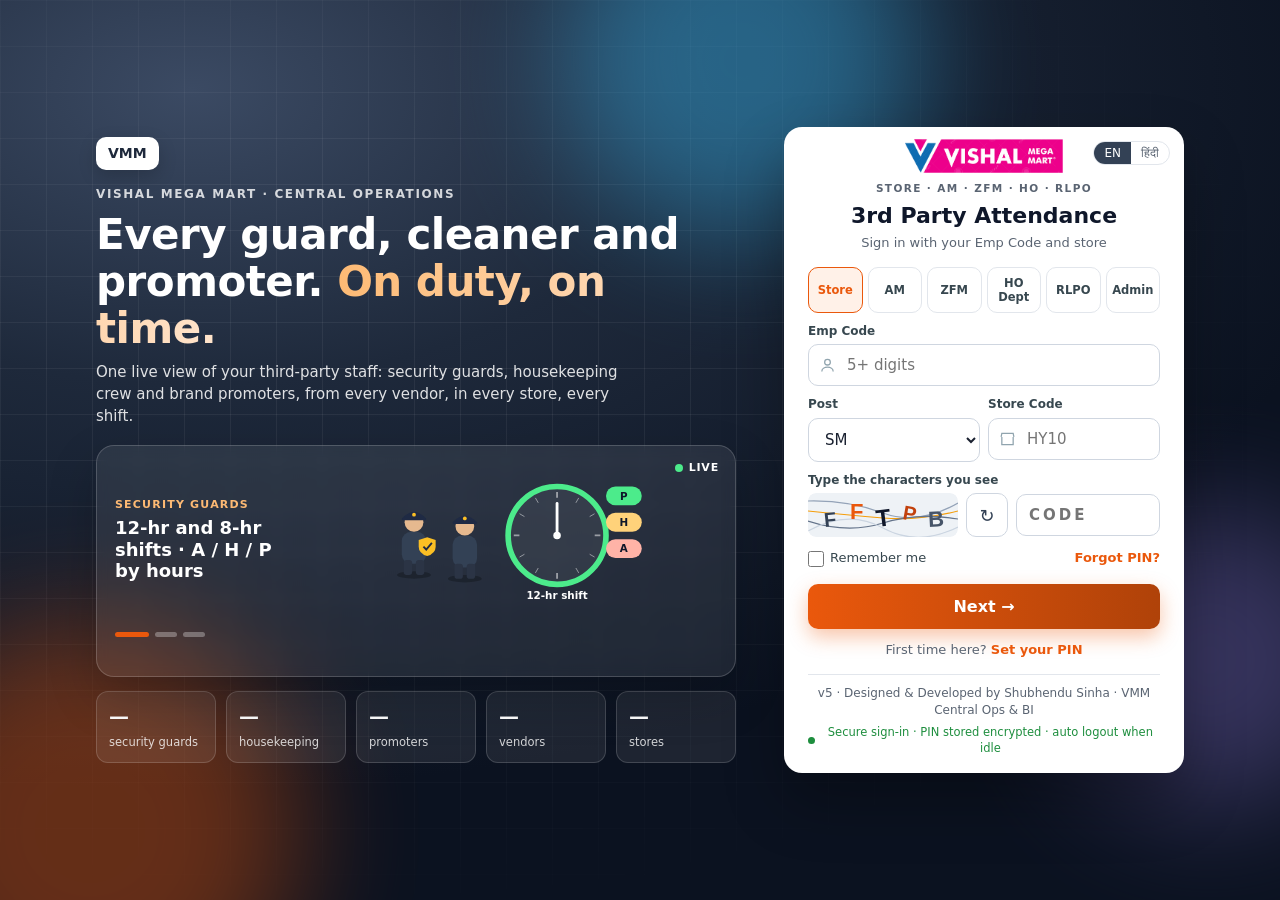
<file: statement.html>
<!doctype html>
<html lang="en">
<head>
<meta charset="utf-8">
<meta http-equiv="Content-Security-Policy" content="default-src 'self'; script-src 'self' 'unsafe-inline' https://cdn.jsdelivr.net https://cdnjs.cloudflare.com; style-src 'self' 'unsafe-inline' https://fonts.googleapis.com; font-src https://fonts.gstatic.com; img-src 'self' data: blob: https://phyllziizajuphenpwxz.supabase.co; media-src 'self' blob:; connect-src 'self' https://phyllziizajuphenpwxz.supabase.co; object-src 'none'; base-uri 'self'; form-action 'self'">
<meta name="referrer" content="no-referrer">
<meta name="viewport" content="width=device-width, initial-scale=1, viewport-fit=cover">
<title>Attendance Statement · 3rd Party Attendance</title>
<link rel="preconnect" href="https://phyllziizajuphenpwxz.supabase.co" crossorigin>
<link rel="preconnect" href="https://fonts.gstatic.com" crossorigin>
<link rel="icon" href="assets/logo.png">
<link rel="stylesheet" href="https://fonts.googleapis.com/css2?family=Roboto:wght@400;500;700;800&family=Noto+Sans+Devanagari:wght@400;700&display=swap" media="print" onload="this.media='all'">
<link rel="stylesheet" href="assets/app.css">
<style>
  /* the A4 sheet is paper: fixed light colours in every theme (only the header strip follows the theme colour) */
  @page { size: A4 portrait; margin: 0; }
  .sheet { width: 210mm; min-height: 297mm; margin: 16px auto; background: #fff; color: #1A2130; padding: 14mm; display: flex; flex-direction: column; gap: 5mm; box-shadow: 0 10px 30px rgba(0,0,0,.12); }
  .sheet .shd { display: flex; justify-content: center; align-items: center; text-align: center; border-bottom: 3px solid var(--pri); padding-bottom: 4mm; font-size: 16pt; font-weight: 800; letter-spacing: .3px; }
  :root[data-theme="dark"] .sheet .shd { border-bottom-color: #334155; }
  .sheet .meta { display: grid; grid-template-columns: repeat(3, 1fr); gap: 2mm 6mm; font-size: 10pt; color: #5A6472; }
  .sheet .meta b { color: #1A2130; }
  .sheet .grid { display: grid; grid-template-columns: repeat(7, 1fr); border: 1px solid #E2E6EC; }
  .sheet .grid > div { border: .5px solid #E2E6EC; min-height: 22mm; padding: 1.5mm 2mm; font-size: 9pt; }
  .sheet .grid .h { min-height: auto; background: #334155; color: #fff; font-weight: 700; text-align: center; padding: 1.5mm 0; font-size: 8.5pt; }
  .sheet .grid .n { font-weight: 700; color: #5A6472; }
  .sheet .grid .blank { background: #FAFBFC; }
  .sheet .st { margin-top: 2mm; display: inline-block; font-weight: 800; font-size: 11pt; padding: .5mm 3mm; border-radius: 2mm; }
  .sheet .st.P { background: #E9F5EC; color: #1E8E3E; }
  .sheet .st.A { background: #FDEDEC; color: #C0392B; }
  .sheet .st.H { background: #FFF4E0; color: #B26A00; }
  .sheet .st.CO { background: #EEF2F6; color: #334155; font-size: 8pt; }
  .sheet .st.WO { background: #EEF2F6; color: #334155; }
  .sheet .sum { display: grid; grid-template-columns: repeat(var(--n, 4), 1fr); gap: 3mm; }
  .sheet .sum div { border-radius: 2mm; padding: 3mm; text-align: center; font-size: 9pt; background: #F3F6FA; color: #1A2130; }
  .sheet .sum b { display: block; font-size: 15pt; margin-top: 1mm; }
  .sheet .sum .p { background: #E9F5EC; color: #1E8E3E; } .sheet .sum .a { background: #FDEDEC; color: #C0392B; } .sheet .sum .h { background: #FFF4E0; color: #B26A00; } .sheet .sum .c { background: #EEF2F6; color: #334155; }
  .sheet .leg { font-size: 8.5pt; color: #5A6472; }
  .sheet .rs { display: block; margin-top: 1mm; color: #F59E0B; font-size: 8.5pt; letter-spacing: .3px; white-space: nowrap; }
  .sheet .rs i { color: #D5DAE1; font-style: normal; }
  .sheet .rs.m { color: #8A94A3; font-size: 7.5pt; letter-spacing: 0; }
  .sheet .rtab { width: 100%; border-collapse: collapse; font-size: 8.5pt; }
  .sheet .rtab th { background: #EEF2F6; color: #334155; text-align: left; padding: 1mm 2mm; font-size: 8pt; }
  .sheet .rtab td, .sheet .rtab th { text-align: left; }
  .sheet .rtab td { border-top: .5px solid #E2E6EC; padding: 1mm 2mm; vertical-align: top; }
  .sheet .rtab .bad { color: #C0392B; }
  .sheet .rh { font-weight: 800; font-size: 10pt; }
  .sheet .sign { display: flex; gap: 12mm; margin-top: auto; }
  .sheet .sign div { flex: 1; text-align: center; font-size: 9pt; color: #5A6472; }
  .sheet .sign .box { height: 22mm; border: 1px dashed #C9D0DA; border-radius: 2mm; }
  .sheet .sign .ln { height: 22mm; border-bottom: 1px solid #1A2130; }
  .ctl .frm { grid-template-columns: repeat(auto-fill, minmax(160px, 1fr)); }
  .ctl .acts { display: flex; gap: 8px; flex-wrap: wrap; margin-top: 10px; }
  .solo { max-width: 860px; margin: 0 auto; width: 100%; }
  @media screen and (max-width: 840px) {
    .sheet { width: 100%; min-height: auto; margin: 0; padding: 16px; }
    .sheet .grid > div { min-height: 56px; font-size: 11px; padding: 3px; }
    .sheet .st { font-size: 11px; padding: 0 4px; }
    .sheet .meta { grid-template-columns: 1fr 1fr; font-size: 12px; }
    .sheet .sum { grid-template-columns: repeat(3, 1fr); }
    .sheet .sign { margin-top: 12px; }
  }
  /* phone-app chrome (store login): the sheet fits the 480 px column on screen */
  .mapp .sheet { width: 100%; min-height: auto; margin: 0; padding: 12px; box-shadow: 0 4px 14px rgba(0,0,0,.1); border-radius: 6px; }
  .mapp .sheet .grid > div { min-height: 48px; font-size: 11px; padding: 3px; }
  .mapp .sheet .st { font-size: 11px; padding: 0 4px; }
  .mapp .sheet .meta { grid-template-columns: 1fr 1fr; font-size: 12px; }
  .mapp .sheet .sum { grid-template-columns: repeat(3, 1fr); }
  .mapp .sheet .shd { font-size: 17px; }
  @media print {
    html, body { background: #fff !important; }
    .noprint, .mhd, .mmenu, .mtab, .hdr, .foot, .viewbar { display: none !important; }
    .mapp { max-width: none !important; box-shadow: none !important; background: #fff !important; min-height: 0 !important; display: block !important; }
    .mapp .wrap, .wrap { padding: 0 !important; display: block !important; }
    .sheet, .mapp .sheet { width: 210mm !important; min-height: 297mm !important; margin: 0 !important; padding: 14mm !important; box-shadow: none !important; border-radius: 0 !important; }
    .sheet .grid > div, .mapp .sheet .grid > div { min-height: 22mm !important; font-size: 9pt !important; padding: 1.5mm 2mm !important; }
    .sheet .grid > .h, .mapp .sheet .grid > .h { min-height: 0 !important; padding: 1.5mm 0 !important; font-size: 8.5pt !important; }
    .sheet .st, .mapp .sheet .st { font-size: 11pt !important; padding: .5mm 3mm !important; }
    .sheet .st.CO { font-size: 8pt !important; }
    .sheet .meta, .mapp .sheet .meta { grid-template-columns: repeat(3, 1fr) !important; font-size: 10pt !important; }
    .sheet .sum, .mapp .sheet .sum { grid-template-columns: repeat(var(--n, 4), 1fr) !important; }
    .sheet .shd { font-size: 16pt !important; }
    .sheet .sign { margin-top: auto !important; }
    * { -webkit-print-color-adjust: exact; print-color-adjust: exact; }
  }
</style>
</head>
<body>
<div id="root"></div>
<script src="assets/app.js"></script>
<script src="assets/store-app.js"></script>
<script>
let me = null, data = null, assocRows = [], wrap = null;
const q = new URLSearchParams(location.search);
const STL = { P: 'P', A: 'A', H: 'H', CO: 'Comp-Off', WO: 'WO' };

function err(m) { const e = $('#err'); if (!e) return; e.hidden = !m; e.textContent = m || ''; }

function controls(isStore) {
  return `<div class="card ctl noprint"><div class="frm">
      ${isStore ? '' : `<label>Store<input class="f" id="store" maxlength="4" style="text-transform:uppercase" placeholder="AA01" autocomplete="off"></label>`}
      <label>${esc(t('dept'))}<select id="dept"><option value="">${esc(t('allDepts'))}</option></select></label>
      <label>${esc(t('associate'))}<select id="assoc"><option value="">${esc(t('selAssoc'))}</option></select></label>
      <label>From<input class="f" type="date" id="dFrom"></label><label>To<input class="f" type="date" id="dTo"></label></div>
    <div class="acts" style="margin-top:0"><button class="btn ghost sm" data-rng="tm">This month</button><button class="btn ghost sm" data-rng="lm">Last month</button><button class="btn ghost sm" data-rng="30">Last 30 days</button><span style="color:var(--mut);font-size:12px;align-self:center">Any range up to 62 days (match your payroll cycle)</span></div>
    <div class="acts"><button class="btn sm" id="btnShow">${esc(t('show'))}</button><button class="btn s sm" id="btnPrint">${esc(t('print'))}</button><button class="btn s sm" id="btnXls">${esc(t('excel'))}</button></div>
    <div id="err" class="note r" hidden style="margin-top:8px"></div></div>
  <section class="sheet" id="sheet" hidden>
    <div class="shd">Attendance Statement</div>
    <div class="meta" id="meta"></div>
    <div class="grid" id="grid"></div>
    <div class="sum" id="sum"></div>
    <div class="leg" id="leg"></div>
    <div id="rate"></div>
    <div class="sign"><div><div class="box"></div>Store Stamp</div><div><div class="ln"></div>Store Manager Signature</div></div>
  </section>`;
}

function paintAssoc() {
  const d = $('#dept').value, cur = $('#assoc').value || q.get('a') || '';
  const cats = [...new Map(assocRows.map((a) => [a.c, a.cat_name || a.c])).entries()];
  const dsel = $('#dept').value;
  $('#dept').innerHTML = `<option value="">${esc(t('allDepts'))}</option>` + cats.map(([c, n]) => `<option value="${esc(c)}" ${c === dsel ? 'selected' : ''}>${esc(n)}</option>`).join('');
  const L = assocRows.filter((a) => !d || a.c === d);
  $('#assoc').innerHTML = `<option value="">${esc(t('selAssoc'))}</option>` + L.map((a) => `<option value="${a.id}">${esc(a.name)} · ${esc(a.cat_name || a.c)}${a.brand ? ' ' + esc(a.brand) : ''} · ${esc(a.code)}</option>`).join('');
  if (cur && L.some((a) => String(a.id) === String(cur))) $('#assoc').value = cur;
}
const CATN = { HK: 'Housekeeping', SEC: 'Security', TRAVEL: 'Travel', CDIT: 'CDIT' };
async function loadAssoc() {
  const code = me.role === 'store' ? me.store_code : ($('#store').value || '').trim().toUpperCase();
  if (!/^[A-Z]{2}\d{2}$/.test(code)) return;
  err();
  const r = await rpc('associates_list', { p_token: me.token, p_store: code });
  if (!r || !r.ok) return err(errText(r && r.error));
  assocRows = r.rows.map((a) => ({ ...a, cat_name: CATN[a.c] || a.c }));
  paintAssoc();
}

async function show(touched) {
  err();
  const id = Number($('#assoc').value); if (!id) return err(t('selAssoc') + '.');
  const from = $('#dFrom').value, to = $('#dTo').value;
  if (!from || !to) return err('Select From and To dates.');
  if (to < from) return err('To date must be on or after From date.');
  if ((parseYmd(to) - parseYmd(from)) / 864e5 > 61) return err('Range can be at most 62 days.');
  $('#btnShow').disabled = true;
  const r = await rpc('statement', { p_token: me.token, p_associate: id, p_from: from, p_to: to });
  $('#btnShow').disabled = false;
  if (!r || !r.ok) return err(errText(r && r.error));
  data = r; render();
}

function statusOf(d) {
  // v5: statement RPC gives st = P / H / A / CO / '' (future). Older backend: fall back to co / in.
  if (d.st !== undefined && d.st !== null) return d.st;
  if (d.co) return 'CO';
  if (d.in) return 'P';
  return d.d >= todayIST() ? '' : 'A';
}

function render() {
  const r = data, a = r.associate, sec = a.c === 'SEC';
  const first = parseYmd(r.from);
  $('#meta').innerHTML = `<div>Store: <b>${esc(r.store.code)} · ${esc(r.store.name || '')}</b></div><div>Vendor: <b>${esc(a.vendor || '—')}</b></div>
    <div>Period: <b>${fmtDay(r.from)} – ${fmtDate(r.to)}</b></div><div>Department: <b>${esc(a.cat_name || a.c)}${a.brand ? ' – ' + esc(a.brand) : ''}</b></div>
    <div>Associate: <b>${esc(a.name)}</b></div><div>Employee Code: <b>${esc(a.code)}</b></div>`;
  let cells = ['Sun', 'Mon', 'Tue', 'Wed', 'Thu', 'Fri', 'Sat'].map((d) => `<div class="h">${d}</div>`).join('');
  for (let i = 0; i < first.getDay(); i++) cells += '<div class="blank"></div>';
  const n = { P: 0, A: 0, H: 0, CO: 0, WO: 0 };
  const hasH = sec || r.days.some((d) => d.bs);
  r.days.forEach((d) => {
    let st = statusOf(d);
    if (st === 'H' && !sec && !d.bs) st = 'P';   // non-Security: Half day only for break shift (<4 punches)
    if (n[st] !== undefined) n[st]++;
    cells += `<div><div class="n">${parseYmd(d.d).getDate()}</div>${st ? `<span class="st ${st}">${STL[st]}</span>` : ''}${starsOf(d)}</div>`;
  });
  let total = first.getDay() + r.days.length;
  while (total % 7) { cells += '<div class="blank"></div>'; total++; }
  $('#grid').innerHTML = cells;
  const W = n.P + n.A + n.H;
  $('#sum').style.setProperty('--n', (hasH ? 5 : 4) + (n.WO ? 1 : 0));
  $('#sum').innerHTML = `<div>Working Days<b>${W}</b></div><div class="p">Present<b>${n.P}</b></div>${hasH ? `<div class="h">Half day<b>${n.H}</b></div>` : ''}
    <div class="a">Absent<b>${n.A}</b></div><div class="c">Comp-Off<b>${n.CO}</b></div>${n.WO ? `<div class="c">Week off<b>${n.WO}</b></div>` : ''}`;
  const set = r.store.sg_set || 8;
  $('#leg').textContent = `P = Present · A = Absent${sec ? ` · H = Half day (Security ${set}-hr set)` : ''}${!sec && hasH ? ' · H = Half day (break shift, fewer than 4 punches)' : ''} · Comp-Off = approved comp-off${n.WO ? ' · WO = week off marked by SM / ASM' : ''}. No punch timings are shown on this statement.`;
  $('#sheet').hidden = false;
  document.title = `Statement ${a.code} ${r.from} to ${r.to} · 3rd Party Attendance`;
  data.summary = { W, ...n };
  paintRate();
}
/* v5.5: SM/ASM daily rating (1–5 ★) under each day + list with reasons */
const STARS = (k) => '★'.repeat(k) + `<i>${'★'.repeat(5 - k)}</i>`;
function starsOf(d) {
  if (d.rs) return `<span class="rs" title="Rating ${d.rs}/5${d.rtag ? ' · ' + esc(d.rtag) : ''}">${STARS(d.rs)}</span>`;
  if (d.rmiss) return '<span class="rs m">Not rated</span>';
  return '';
}
function paintRate() {
  const el = $('#rate'); if (!el) return;
  const rated = data.days.filter((d) => d.rs), miss = data.days.filter((d) => d.rmiss).length;
  if (!rated.length && !miss) { el.innerHTML = ''; return; }
  const avg = rated.length ? (rated.reduce((a, d) => a + d.rs, 0) / rated.length).toFixed(1) : '—';
  el.innerHTML = `<div class="rh">Daily rating by SM / ASM · average <span style="color:#F59E0B">★ ${avg}</span> <span style="font-weight:400;color:#5A6472;font-size:8.5pt">(${rated.length} day${rated.length === 1 ? '' : 's'} rated${miss ? ` · ${miss} not rated` : ''})</span></div>
    ${rated.length ? `<table class="rtab" style="margin-top:2mm"><thead><tr><th>Date</th><th>Rating</th><th>Reason (1–2 ★)</th><th>Rated by</th></tr></thead><tbody>
    ${rated.map((d) => `<tr><td>${esc(fmtDay(d.d))}</td><td><span class="rs" style="display:inline">${STARS(d.rs)}</span> ${d.rs}/5</td><td class="${d.rs <= 2 ? 'bad' : ''}">${d.rtag ? esc(d.rtag) + (d.rnote ? ' · ' + esc(d.rnote) : '') : ''}</td><td>${esc(d.rby || '')}</td></tr>`).join('')}</tbody></table>` : ''}`;
  data.summary.avg = avg;
}

function xls() {
  if (!data) return err(t('show') + ' ›');
  const a = data.associate, sec = a.c === 'SEC';
  const rows = data.days.map((d) => { let st = statusOf(d); if (st === 'H' && !sec && !d.bs) st = 'P';
    return { Date: d.d, Store: data.store.code, Name: a.name, Dept: (a.cat_name || a.c) + (a.brand ? ' – ' + a.brand : ''), Vendor: a.vendor || '', Status: STL[st] || '',
      'Rating (★)': d.rs || (d.rmiss ? 'Not rated' : ''), 'Reason': d.rtag ? d.rtag + (d.rnote ? ' · ' + d.rnote : '') : '', 'Rated by': d.rby || '' }; });
  downloadXlsx(rows, `Statement_${a.code}_${data.from}_${data.to}.xlsx`, 'Statement');
}

(async function init() {
  me = await requireSession(); if (!me) return;
  const isStore = me.role === 'store';
  const root = $('#root');
  if (isStore) {
    const sh = storeShell(root, me, 'stm', { onLang: () => location.reload() });
    sh.setTitle(t('tabStm'));
    wrap = sh.wrap;
  } else {
    root.innerHTML = `<header class="hdr noprint"><div class="t"><b>${esc(t('stmTitle'))}</b><small id="hSub" style="display:block;opacity:.8;font-size:12px">${esc(roleLabel(me.role))} · ${esc(me.name || '')}</small></div>
      <button class="x" id="btnClose" style="margin-left:auto;background:rgba(255,255,255,.14);border:0;color:#fff;border-radius:8px;width:38px;height:36px;font-size:16px" aria-label="Close">✕</button></header>
      <div class="wrap solo"></div><p class="foot noprint">${credit()}</p>`;
    wrap = root.querySelector('.wrap');
    $('#btnClose').addEventListener('click', () => (history.length > 1 ? history.back() : (location.href = homeFor(me.role))));
  }
  wrap.innerHTML = controls(isStore);
  Idle.start({ minutes: me.idle_min || 60 });
  const td = todayIST();
  $('#dFrom').value = q.get('from') || monthStart(td); $('#dTo').value = q.get('to') || td;
  $('#dFrom').max = td; $('#dTo').max = td;
  $$('[data-rng]').forEach((b) => b.addEventListener('click', () => {
    const k = b.dataset.rng, n = istNow();
    if (k === 'tm') { $('#dFrom').value = monthStart(td); $('#dTo').value = td; }
    else if (k === 'lm') { $('#dFrom').value = ymd(new Date(n.getFullYear(), n.getMonth() - 1, 1)); $('#dTo').value = ymd(new Date(n.getFullYear(), n.getMonth(), 0)); }
    else { $('#dFrom').value = ymd(new Date(n.getFullYear(), n.getMonth(), n.getDate() - 29)); $('#dTo').value = td; }
    if ($('#assoc').value) show(true);
  }));
  if (!isStore && q.get('s')) $('#store').value = q.get('s').toUpperCase();
  if (isStore || q.get('s')) await loadAssoc();
  if (q.get('a')) {
    if (![...$('#assoc').options].some((o) => o.value === q.get('a'))) $('#assoc').insertAdjacentHTML('beforeend', `<option value="${esc(q.get('a'))}">#${esc(q.get('a'))}</option>`);
    $('#assoc').value = q.get('a'); show(false);
  }
  if (!isStore) { $('#store').addEventListener('change', loadAssoc); $('#store').addEventListener('input', (e) => { if (e.target.value.length === 4) loadAssoc(); }); }
  $('#dept').addEventListener('change', paintAssoc);
  $('#assoc').addEventListener('change', () => { if ($('#assoc').value) show(true); });
  ['#dFrom', '#dTo'].forEach((x) => $(x).addEventListener('change', () => { if ($('#assoc').value) show(true); }));
  $('#btnShow').addEventListener('click', () => show(true));
  $('#btnPrint').addEventListener('click', () => { if (!data) return err(t('selAssoc') + '.'); window.print(); });
  $('#btnXls').addEventListener('click', xls);
})();
</script>
</body>
</html>
</file>
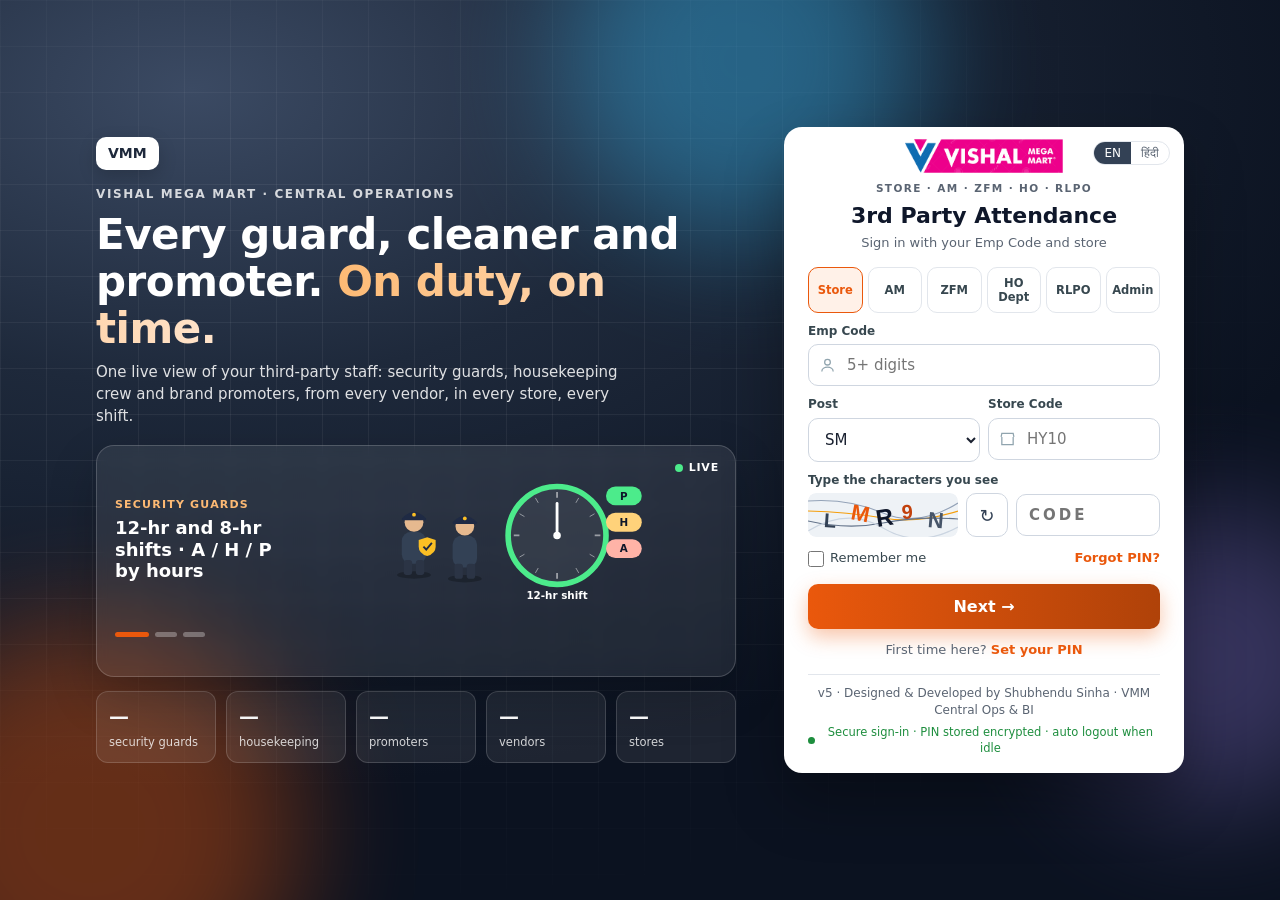
<file: store.html>
<!doctype html>
<html lang="en">
<head>
<meta charset="utf-8">
<meta http-equiv="Content-Security-Policy" content="default-src 'self'; script-src 'self' 'unsafe-inline' https://cdn.jsdelivr.net https://cdnjs.cloudflare.com; style-src 'self' 'unsafe-inline' https://fonts.googleapis.com; font-src https://fonts.gstatic.com; img-src 'self' data: blob: https://phyllziizajuphenpwxz.supabase.co; media-src 'self' blob:; connect-src 'self' https://phyllziizajuphenpwxz.supabase.co; object-src 'none'; base-uri 'self'; form-action 'self'">
<meta name="referrer" content="no-referrer">
<meta name="viewport" content="width=device-width, initial-scale=1, viewport-fit=cover">
<title>Store · 3rd Party Attendance</title>
<meta name="theme-color" content="#1E293B">
<link rel="preconnect" href="https://phyllziizajuphenpwxz.supabase.co" crossorigin>
<link rel="preconnect" href="https://fonts.gstatic.com" crossorigin>
<link rel="icon" href="assets/logo.png"><link rel="manifest" href="manifest.webmanifest"><meta name="theme-color" content="#1E293B"><link rel="apple-touch-icon" href="assets/icon-192.png">
<link rel="stylesheet" href="https://fonts.googleapis.com/css2?family=Roboto:wght@400;500;700;800&family=Noto+Sans+Devanagari:wght@400;700&display=swap" media="print" onload="this.media='all'">
<link rel="stylesheet" href="assets/app.css">
<style>
  .card .hd{display:flex;justify-content:space-between;align-items:flex-start;gap:8px}
  .post small{color:var(--mut)}
  .post.miss{border-style:dashed;color:var(--red)}
  .post .acts{display:flex;gap:6px;align-items:center;flex-wrap:wrap;justify-content:flex-end}
  .brs{display:flex;gap:6px;flex-wrap:wrap;margin-top:6px}
  .kpi.click{cursor:pointer;font:inherit;color:inherit}
  .kpi.click:hover{border-color:var(--acc)}
  .reqc .m{min-width:0;flex:1}
  .reqc .m .sub b{color:var(--ink)}
  .reqc .rt{display:flex;flex-direction:column;align-items:flex-end;gap:4px}
  .sumln{font-size:13px;font-weight:700}
  .sumln.bad{color:var(--red)}.sumln.good{color:var(--ok)}
  .hist td,.hist th{font-size:12.5px}
  table{width:100%;border-collapse:collapse}
  th{font-size:11px;text-transform:uppercase;letter-spacing:.3px;color:var(--mut);text-align:right;padding:6px 10px;background:var(--thead)}
  th.l,td.l{text-align:left}
  .wrap.mob .btn.big,.wrap.mob a.btn.big:visited{display:block;width:100%;padding:12px 16px;font-size:15px;border-radius:10px;text-decoration:none;color:#fff}
  .hist td{white-space:normal}
  .pills .pill{cursor:pointer}
  /* v5.5 rating gate */
  .rg{max-width:480px;margin:0 auto;min-height:100vh;background:var(--bg);display:flex;flex-direction:column}
  .rg .rgh{background:var(--side,#1E293B);color:#fff;padding:12px 14px;display:flex;justify-content:space-between;align-items:center;gap:8px}
  .rg .rgh small{display:block;opacity:.75;font-size:11px}
  .rg .rgb{padding:12px;display:flex;flex-direction:column;gap:8px;flex:1;padding-bottom:90px}
  .rg .rgc{background:var(--card);border:1px solid var(--line);border-radius:12px;padding:10px 12px}
  .rg .rgc.bad{border:2px solid var(--red)}
  .rg .rgc.done{opacity:.6}
  .rg .stz{display:flex;gap:4px;margin-top:4px}
  .rg .stz button{background:none;border:0;font-size:34px;line-height:1;color:#D5DAE1;padding:0 2px;cursor:pointer}
  .rg .stz button.on{color:#F59E0B}
  .rg .stz button:disabled{cursor:default}
  .rg .tagz{display:flex;flex-wrap:wrap;gap:6px;margin-top:6px}
  .rg .tagz button{border:1px solid var(--line);border-radius:999px;padding:4px 10px;font-size:12.5px;background:var(--card);color:var(--ink)}
  .rg .tagz button.on{background:var(--red);border-color:var(--red);color:#fff}
  .rg textarea{width:100%;margin-top:6px;border:1px solid var(--red);border-radius:8px;padding:7px 9px;font:inherit;font-size:13px;background:var(--card);color:var(--ink);min-height:44px}
  .rg .need{color:var(--red);font-weight:700;font-size:12.5px;margin-top:4px}
  .rg .rgf{position:fixed;bottom:0;left:50%;transform:translateX(-50%);width:100%;max-width:480px;padding:12px;background:var(--bg);border-top:1px solid var(--line)}
  .rg .rgf .btn{width:100%;padding:12px;font-size:15px}
</style>
</head>
<body>
<div id="root"></div>
<script src="assets/app.js"></script>
<script src="assets/store-app.js"></script>
<script>
let me = null, sh = null, tab = 'td', date = todayIST(), shift = 'B', cats = {}, day = null, hk = null, crs = [], editTypes = ['compoff', 'staff'];
let assoc = null, rqFilter = 'all', tdView = 'day', mtdMonth = todayIST().slice(0, 7), mtd = null, mtdPct = null, pnCat = null, lastRef = '', lastTouch = Date.now();
const CATS = { HK: { name: 'Housekeeping', name_hi: 'हाउसकीपिंग' }, SEC: { name: 'Security', name_hi: 'सिक्योरिटी' }, TRAVEL: { name: 'Travel', name_hi: 'ट्रैवल' }, CDIT: { name: 'CDIT', name_hi: 'CDIT' } };
const cn = (id) => catName(cats[id] || CATS[id] || { name: id });
const W = () => sh.wrap;
const hhmm = () => { const d = istNow(); return `${String(d.getHours()).padStart(2, '0')}:${String(d.getMinutes()).padStart(2, '0')}`; };
const ERR = { BAD_DATE: () => t('badDate'), NOT_SECURITY: () => t('notSecurity'), BAD_VALUE: () => t('hkSum', { s: '?', t: '?' }), NO_HK_TOTAL: () => t('hkNoTotal') };
const err = (e) => (ERR[e] ? ERR[e]() : errText(e));

/* ---------------- shell + routing ---------------- */
function buildShell() {
  sh = storeShell('#root', me, tab, { onNav: (id) => { tdView = 'day'; go(id); }, onLang: () => { buildShell(); render(); }, checkHk: false });
  if (hk) sh.setDot('hks', hk.has_hk && !hk.set);
  paintBadge();
}
function go(id) {
  if (!['td', 'pn', 'hks', 'rq'].includes(id)) id = 'td';
  tab = id; sh.setActive(id); sh.setTitle(t(STORE_TABS.find((x) => x[0] === id)[1]));
  if (location.hash !== '#' + id) history.replaceState(null, '', '#' + id);
  render();
}
function render() {
  if (tab === 'td') return tdView === 'mtd' ? renderMtd() : renderToday();
  if (tab === 'pn') return renderPunch();
  if (tab === 'hks') return renderHk();
  if (tab === 'rq') return renderReq();
}

/* ---------------- Today ---------------- */
let pushSt = '';
function paintPush() {
  const el = document.getElementById('pushCard'); if (!el) return;
  const hi = lang() === 'hi';
  if (!pushSt || pushSt === 'on' || pushSt === 'unsupported' || Session.isView()) { el.innerHTML = ''; return; }
  if (pushSt === 'ios') { el.innerHTML = `<div class="note i" style="margin-top:8px">🔔 ${hi ? 'हर पंच का फ़ोन अलर्ट पाने के लिए: Safari में Share → “Add to Home Screen”, फिर उसी आइकन से खोलें।' : 'For a phone alert on every punch: in Safari tap Share → “Add to Home Screen”, then open the app from that icon.'}</div>`; return; }
  if (pushSt === 'denied') { el.innerHTML = `<div class="note w" style="margin-top:8px">🔕 ${hi ? 'नोटिफ़िकेशन ब्लॉक हैं। ब्राउज़र सेटिंग में इस साइट के Notifications चालू करें।' : 'Notifications are blocked. Turn on Notifications for this site in the browser settings.'}</div>`; return; }
  el.innerHTML = `<div class="card" style="margin-top:8px;display:flex;gap:10px;align-items:center;flex-wrap:wrap"><span style="font-size:22px">🔔</span>
    <div style="flex:1;min-width:180px"><b>${hi ? 'हर पंच पर फ़ोन अलर्ट (आवाज़ के साथ)' : 'Phone alert with sound for every punch'}</b><div class="sub">${hi ? 'ऐप बंद हो या फ़ोन लॉक हो तब भी। Logout करने पर बंद।' : 'Even when the app is closed or the phone is locked. Stops when you log out.'}</div></div>
    <button class="btn sm" data-a="pushon">${hi ? 'चालू करें' : 'Allow alerts'}</button></div>`;
}
async function pushOn(btn) {
  btn.disabled = true; const r = await Push.enable(me); btn.disabled = false;
  if (r && r.ok) { pushSt = 'on'; toast(lang() === 'hi' ? 'फ़ोन अलर्ट चालू' : 'Phone alerts are on'); }
  else { pushSt = await Push.state(); if (r && r.error) toast(r.error === 'DENIED' ? (lang() === 'hi' ? 'अनुमति नहीं मिली' : 'Permission not given') : errText(r.error)); }
  paintPush();
}
function renderToday() { _renderToday(); paintPush(); }
function _renderToday() {
  const isToday = date === todayIST();
  W().innerHTML = `<div class="mrow"><input class="f" type="date" id="tdDate" value="${date}" max="${todayIST()}" aria-label="${esc(t('date'))}">
      <span class="lvz" style="margin:0"><span class="dot ${isToday ? '' : 'off'}"></span><span id="tdLive">${isToday ? esc(t('live')) + (lastRef ? ' · ' + lastRef : '') : esc(t('endOfDay'))}</span></span>
      <button class="btn s sm" data-a="ref" title="${esc(t('refresh'))}" aria-label="${esc(t('refresh'))}">↻</button></div><div id="pushCard"></div>
    <div class="toolrow"><h1 class="pt">${esc(me.store_code)} · ${esc(me.store_name || '')}</h1>
      <div class="seg" id="tdShift">${[['M', 'morning'], ['E', 'evening'], ['B', 'both']].map(([v, k]) => `<button data-s="${v}" class="${shift === v ? 'on' : ''}">${esc(t(k))}</button>`).join('')}</div></div>
    <div id="tdBody" style="display:flex;flex-direction:column;gap:10px"><div class="spin"></div></div>`;
  loadDay();
}
async function loadDay() {
  const d0 = date, s0 = shift;
  const r = await rpc('dash_store', { p_token: me.token, p_store: me.store_code, p_date: date, p_shift: shift });
  if (tab !== 'td' || tdView !== 'day' || d0 !== date || s0 !== shift || !$('#tdBody')) return;
  if (!r || !r.ok) { $('#tdBody').innerHTML = `<div class="note r">${esc(err(r && r.error))}</div>`; return; }
  day = r; lastRef = hhmm();
  if (date === todayIST() && $('#tdLive')) $('#tdLive').textContent = `${t('live')} · ${lastRef}`;
  if (r.hk) { hk = Object.assign(hk || {}, { has_hk: true, set: r.hk.set, total: r.hk.total }); sh.setDot('hks', !r.hk.set); }
  paintDay();
  if (mtdPct === null) loadMtdPct();
}
function paintDay() {
  const r = day; if (!r || !$('#tdBody')) return;
  const by = {};
  r.slots.forEach((s) => {
    const c = by[s.c] || (by[s.c] = { req: 0, p: 0, co: 0, vendors: new Set(), brands: [] });
    c.req += s.req; c.p += s.p; c.co += s.co || 0; if (s.vendor) c.vendors.add(s.vendor); if (s.brand) c.brands.push(s);
  });
  r.present.forEach((a) => { if (!by[a.c]) by[a.c] = { req: 0, p: 0, co: 0, vendors: new Set(a.vendor ? [a.vendor] : []), brands: [] }; });
  const req = r.slots.reduce((a, s) => a + s.req, 0), pIn = r.slots.reduce((a, s) => a + Math.min(s.p, s.req), 0), pAll = r.slots.reduce((a, s) => a + s.p, 0);
  const tp = pct(pIn, req), sgSet = r.sg_set || 8, past = date < todayIST();
  const tg = (n, q) => (n >= q ? 'ok' : n ? 'amb' : 'red');
  const order = Object.keys(by).sort((a, b) => (a === 'SEC') - (b === 'SEC') || a.localeCompare(b));
  $('#tdBody').innerHTML = `
    ${r.hk && !r.hk.set ? `<div class="note w">${esc(t('hkNotSet', { n: r.hk.total }))} <button class="btn sm" data-a="go" data-to="hks">${esc(t('hkEnter'))}</button></div>` : ''}
    <div class="kpis k4">
      <div class="kpi"><span class="l">${esc(t('required'))}</span><span class="v">${req}</span><span class="d">${esc(t(shift === 'M' ? 'morning' : shift === 'E' ? 'evening' : 'both'))}</span></div>
      <div class="kpi"><span class="l">${esc(t('present'))}</span><span class="v">${pIn} <span class="tg ${pctTag(tp) === 'w' ? 'amb' : pctTag(tp) === 'r' ? 'red' : 'ok'}" style="vertical-align:4px">${tp}%</span></span>${pAll > pIn ? `<span class="d">${esc(t('extra', { n: pAll - pIn }))}</span>` : ''}</div>
      <div class="kpi"><span class="l">${esc(t('notPunchedK'))}</span><span class="v" style="color:${req - pIn ? 'var(--red)' : 'var(--ok)'}">${req - pIn}</span></div>
      <button type="button" class="kpi click" data-a="mtd"><span class="l">${esc(t('monthToDate'))}</span><span class="v" id="mtdPct">${mtdPct === null ? '…' : mtdPct + '%'}</span><span class="d">${fmtDay(monthStart(todayIST()))} – ${fmtDay(todayIST())} ›</span></button>
    </div>
    <div class="cols2">${order.map((c) => {
      const v = by[c], sec = c === 'SEC', ppl = r.present.filter((a) => a.c === c), miss = Math.max(v.req - v.p, 0);
      const vend = [...v.vendors].join(', ');
      const act = r.actual && r.actual[c] != null ? Number(r.actual[c]) : null, bud = v.req + v.co, xs = act != null ? act - bud : 0;
      return `<div class="card"><div class="hd"><div><h2>${esc(cn(c))}</h2><div class="sub">${vend ? esc(t('vendor')) + ' ' + esc(vend) : ''}${sec ? ` · ${esc(t('hrSet', { n: sgSet }))} · ${esc(t('statusOnly'))}` : ''}${v.co ? ` · ${esc(t('compoffShort'))} ${v.co}` : ''}${act != null ? ` · ${esc(L('Reporting', 'रिपोर्टिंग'))} <b>${act}</b>${xs ? ` <span class="tg ${xs > 0 ? 'amb' : 'red'}">${xs > 0 ? '+' : ''}${xs}</span>` : ''}` : ''}</div></div><span class="tg ${tg(v.p, v.req)}">${v.p} / ${v.req}</span></div>
        ${v.brands.length ? `<div class="brs">${v.brands.map((s) => `<span class="tg ${tg(s.p, s.req)}">${esc(s.brand)} ${s.p}/${s.req}</span>`).join('')}</div>` : ''}
        <div class="dlist">${sec
          ? ppl.map((g) => `<div class="post"><b>${esc(g.name)}</b><span class="acts">${SG_TAG(g.st)}${past && g.st === 'MP' ? `<button class="btn s sm" data-a="sgreq" data-id="${g.id}">${esc(t('misPunchReq'))}</button>` : ''}${bsTag(g)}${r.mgr ? moreBtn(g) : ''}</span></div>`).join('')
          : ppl.map((a) => `<div class="post"><span><b>${esc(a.name)}</b>${a.brand ? ` <small>${esc(a.brand)}</small>` : ''}<br><small>IN ${esc(a.first_in || '—')}${a.last_out ? ' · OUT ' + esc(a.last_out) : a.out_done ? ' · OUT ✓' : ' · ' + esc(t('stillIn'))}${a.hours ? ' · ' + a.hours + ' h' : ''}</small>${(a.src || []).length ? `<br>${a.src.map((p) => `<small style="color:var(--mut)">${esc(p.k)}</small> ${punchSrc(p, true)}`).join(' ')}` : a.via_mod ? ' · ' + esc(t('punchedByStore')) : ''}</span>
              <span class="acts">${a.photo === 'done' ? `${a.live === 'pass' ? `<span class="tg ok">${esc(t('liveOk'))}</span> ` : ''}<button class="btn ghost sm" style="padding:2px 6px" title="View selfie" data-selfie="${esc(a.id)}|${esc(date)}">📷</button>` : a.photo === 'pending' ? '<span class="tg amb">📷?</span>' : ''}
              ${bsTag(a)}${r.mgr ? moreBtn(a) : editTypes.includes('staff') ? `<button class="btn s sm" data-a="staff" data-id="${a.id}" title="${esc(t('staffReq'))}" aria-label="${esc(t('staffReq'))}">✎</button>` : ''}</span></div>`).join('')}
          ${miss ? `<div class="post miss"><b>${esc(t(sec ? 'notOnDuty' : 'notPunchedN', { n: miss }))}</b>${!sec && !past ? `<button class="btn sm" data-a="go" data-to="pn">${esc(t('punchForStaffT'))}</button>` : ''}</div>` : ''}
          ${!ppl.length && !miss ? '<div class="sub">—</div>' : ''}</div></div>`;
    }).join('') || `<div class="card"><div class="empty">—</div></div>`}</div>
    ${r.regulars_missing.length ? `<div class="card"><h2>${esc(t('regularsMissing'))}</h2><div class="dlist">${r.regulars_missing.map((a) => `<div class="post"><span><b>${esc(a.name)}</b> <small>· ${esc(cn(a.c))}${a.brand ? ' ' + esc(a.brand) : ''}</small><br><small>${esc(t('cameDays', { n: a.days }))}</small></span>
        <span class="acts">${r.mgr && date >= addDaysY(todayIST(), -1) ? `<button class="btn s sm" data-a="wo" data-id="${a.id}">🌙 ${esc(L('Week off', 'वीक ऑफ'))}</button>` : ''}${editTypes.includes('compoff') ? `<button class="btn s sm" data-a="compoff" data-id="${a.id}">${esc(t('compoffReq'))}</button>` : ''}</span></div>`).join('')}</div></div>` : ''}`;
}
async function loadMtdPct() {
  const r = await rpc('store_range', { p_token: me.token, p_store: me.store_code, p_from: monthStart(todayIST()), p_to: todayIST() });
  if (!r || !r.ok) return;
  const q = r.by_category.reduce((a, c) => a + c.req, 0), p = r.by_category.reduce((a, c) => a + c.p, 0);
  mtdPct = pct(p, q); if ($('#mtdPct')) $('#mtdPct').textContent = mtdPct + '%';
}

/* month to date (kept from v4: per associate P / A / CO, opens the statement) */
function renderMtd() {
  W().innerHTML = `<div class="mrow"><button class="btn s sm" data-a="mtdback">${esc(t('back2'))}</button><input class="f" type="month" id="mtdMonth" value="${mtdMonth}" max="${todayIST().slice(0, 7)}" aria-label="${esc(t('month'))}"><button class="btn sm" data-a="mtdxls" style="margin-left:auto">${esc(t('excel'))}</button></div>
    <h1 class="pt">${esc(t('monthToDate'))}</h1><div class="crumb" id="mtdLabel"></div>
    <div class="kpis k4" id="mtdKpis"><div class="spin"></div></div><div class="list" id="mtdList"></div>`;
  loadMtd();
}
async function loadMtd() {
  const [y, m] = mtdMonth.split('-').map(Number);
  const r = await rpc('store_range', { p_token: me.token, p_store: me.store_code, p_from: `${mtdMonth}-01`, p_to: ymd(new Date(y, m, 0)) });
  if (!$('#mtdKpis')) return;
  if (!r || !r.ok) { $('#mtdKpis').innerHTML = `<div class="note r">${esc(err(r && r.error))}</div>`; return; }
  mtd = r;
  $('#mtdLabel').textContent = `${fmtDay(r.from)} – ${fmtDate(r.to)}`;
  $('#mtdKpis').innerHTML = r.by_category.map((c) => { const p = pct(c.p, c.req); return `<div class="kpi"><span class="l">${esc(cn(c.c))}</span><span class="v">${c.p}/${c.req}</span><span class="d" style="color:${pctColor(p)};font-weight:700">${p}%</span></div>`; }).join('') || '<div class="empty">—</div>';
  $('#mtdList').innerHTML = r.associates.map((a) => { const days = a.present + a.absent, p = pct(a.present, days);
    return `<div class="li click" data-a="stm" data-id="${a.id}"><div class="m">${esc(a.name)} · ${esc(cn(a.c))}${a.brand ? ' ' + esc(a.brand) : ''}
      <span>P ${a.present} · A ${a.absent} · CO ${a.compoff}${a.c !== 'SEC' && a.hours != null ? ' · ' + a.hours + ' h' : ''}</span></div><span class="tag ${pctTag(p)}">${p}% ›</span></div>`; }).join('') || '<div class="empty">—</div>';
}

/* ---------------- Punch for staff ---------------- */
function renderPunch() {
  const list = Object.values(cats);
  if (!pnCat && list.length) pnCat = list[0].id;
  W().innerHTML = `<h1 class="pt">${esc(t('punchForStaffT'))}</h1>
    <div class="card"><div class="sub" style="margin-bottom:10px">${esc(t('punchHelp'))}</div><a class="btn big" href="punch.html?mod=1">${esc(t('openPunch'))}</a></div>
    <div class="card"><h2>${esc(t('whoIn'))}</h2><div class="pills" style="margin-top:8px" id="pnCats">${list.map((c) => `<button class="pill ${pnCat === c.id ? 'on' : ''}" data-a="pncat" data-c="${esc(c.id)}">${esc(catName(c))}</button>`).join('')}</div><div class="dlist" id="pnRoster"><div class="spin"></div></div></div>
    <div class="card"><h2>${esc(t('byStoreToday'))}</h2><div class="dlist" id="pnMod"><div class="spin"></div></div></div>`;
  loadRoster(); loadModToday();
}
async function loadRoster() {
  if (!pnCat) { $('#pnRoster').innerHTML = `<div class="sub">${esc(t('noneYet'))}</div>`; return; }
  const c0 = pnCat, r = await rpc('store_roster', { p_token: me.token, p_cat: pnCat });
  if (!$('#pnRoster') || c0 !== pnCat) return;
  if (!r || !r.ok) { $('#pnRoster').innerHTML = `<div class="note r">${esc(err(r && r.error))}</div>`; return; }
  const sec = pnCat === 'SEC';
  const rows = r.rows.slice().sort((a, b) => (b.last_kind === 'IN') - (a.last_kind === 'IN') || a.name.localeCompare(b.name));
  $('#pnRoster').innerHTML = rows.map((a) => `<div class="post"><span><b>${esc(a.name)}</b> <small>${esc(a.code)}${a.brand ? ' · ' + esc(a.brand) : ''}</small><br><small>${a.last_kind ? (sec ? esc(t('lastPunch')) + ' ' + esc(a.last_kind) : esc(t('lastPunch')) + ' ' + esc(a.last_kind) + ' ' + esc(a.last_time || '')) : esc(t('notToday'))}</small></span>
    ${a.last_kind === 'IN' ? '<span class="tg ok">IN</span>' : a.last_kind === 'OUT' ? '<span class="tg grey">OUT</span>' : '<span class="tg grey">—</span>'}</div>`).join('') || `<div class="sub">${esc(t('noneYet'))}</div>`;
}
async function loadModToday() {
  const r = await rpc('dash_store', { p_token: me.token, p_store: me.store_code, p_date: todayIST(), p_shift: 'B' });
  if (!$('#pnMod')) return;
  if (!r || !r.ok) { $('#pnMod').innerHTML = `<div class="note r">${esc(err(r && r.error))}</div>`; return; }
  const L = r.present.filter((a) => a.via_mod);
  $('#pnMod').innerHTML = L.map((a) => `<div class="post"><span><b>${esc(a.name)}</b> <small>· ${esc(cn(a.c))}</small>${a.c !== 'SEC' ? `<br><small>IN ${esc(a.first_in || '—')}${a.last_out ? ' · OUT ' + esc(a.last_out) : a.out_done ? ' · OUT ✓' : ''}</small>` : ''}</span>${a.c === 'SEC' ? SG_TAG(a.st) : `<span class="tg info">${esc(t('modMode'))}</span>`}</div>`).join('') || `<div class="sub">${esc(t('noneYet'))}</div>`;
}

/* ---------------- HK split ---------------- */
async function loadHk() {
  const r = await rpc('hk_split_get', { p_token: me.token });
  if (r && r.ok) { hk = r; sh.setDot('hks', r.has_hk && !r.set); }
  return r;
}
async function renderHk() {
  W().innerHTML = `<h1 class="pt">${esc(t('hkTitle'))} · ${esc(me.store_code)}</h1><div id="actBody"></div><div id="hkBody"><div class="spin"></div></div>`;
  loadActual();
  const r = await loadHk();
  if (tab !== 'hks' || !$('#hkBody')) return;
  if (!r || !r.ok) { $('#hkBody').innerHTML = `<div class="note r">${esc(err(r && r.error))}</div>`; return; }
  if (!r.has_hk) { $('#hkBody').innerHTML = `<div class="card"><div class="note">${esc(t('hkNoTotal'))}</div></div>`; return; }
  const today = todayIST(), minD = ymd(new Date(parseYmd(today).getTime() - 31 * 864e5)), maxD = ymd(new Date(parseYmd(today).getTime() + 90 * 864e5));
  $('#hkBody').innerHTML = `<div class="card"><div class="sub">${esc(t('hkHelp'))}</div>
    <div class="kpis k4" style="margin-top:10px"><div class="kpi"><span class="l">${esc(t('hkTotal'))}</span><span class="v">${r.budget != null ? r.budget : r.total}${r.actual != null && r.actual !== r.budget ? ` <small style="font-size:13px;color:var(--amb)">· ${esc(L('reporting', 'रिपोर्टिंग'))} ${r.actual}</small>` : ''}</span>${r.vendor ? `<span class="d">${esc(t('hkVendor'))} ${esc(r.vendor)}</span>` : ''}</div>
      <div class="kpi"><span class="l">${esc(t('morning'))} / ${esc(t('evening'))}</span><span class="v">${r.set ? `${r.morning} / ${r.evening}` : '—'}</span>${r.set && r.effective_from ? `<span class="d">${esc(t('effFrom'))} ${fmtDate(r.effective_from)}</span>` : ''}</div></div>
    <div class="frm" style="margin-top:10px"><label>${esc(t('morning'))}<input class="f" type="number" inputmode="numeric" min="0" max="${r.total}" id="hkM" value="${r.set ? r.morning : ''}"></label>
      <label>${esc(t('evening'))}<input class="f" type="number" inputmode="numeric" min="0" max="${r.total}" id="hkE" value="${r.set ? r.evening : ''}"></label>
      <label>${esc(t('effFrom'))}<input class="f" type="date" id="hkD" value="${today}" min="${minD}" max="${maxD}"></label>
      <label>&nbsp;<button class="btn" data-a="hksave" id="hkSave">${esc(t('saveSplit'))}</button></label></div>
    ${r.actual != null && r.actual !== r.budget ? `<div class="sub" style="margin-top:8px">${esc(L(`Must add up to ${r.total} (actual reporting). Budget ${r.budget}.`, `कुल ${r.total} होना चाहिए (असल रिपोर्टिंग)। बजट ${r.budget}।`))}</div>` : ''}
    <div id="hkSum" class="sumln" style="margin-top:8px"></div>
    <div id="hkMsg" class="sub" style="margin-top:6px">${r.set ? esc(t('hkCurrent', { m: r.morning, e: r.evening, t: r.total })) : `<span style="color:var(--amb);font-weight:700">${esc(t('hkNotYet'))}</span>`}</div>
    <div class="note r" id="hkErr" hidden style="margin-top:8px"></div></div>
    <div class="card"><h2>${esc(t('hkHistory'))}</h2>${r.history.length ? `<div class="tw"><table class="hist"><thead><tr><th class="l">${esc(t('effFrom'))}</th><th>${esc(t('morning'))}</th><th>${esc(t('evening'))}</th><th class="l">${esc(t('setBy'))}</th></tr></thead><tbody>
      ${r.history.map((h) => `<tr><td class="l">${fmtDate(h.effective_from)}</td><td>${h.morning}</td><td>${h.evening}</td><td class="l">${esc(h.by_name || h.by || '')}<small>${esc(h.at || '')}</small></td></tr>`).join('')}</tbody></table></div>` : `<div class="sub" style="margin-top:6px">${esc(t('noneYet'))}</div>`}</div>`;
  hkSum();
}
function hkSum() {
  const m = $('#hkM'), e = $('#hkE'); if (!m || !hk) return;
  const a = Number(m.value || 0), b = Number(e.value || 0), ok = m.value !== '' && e.value !== '' && a + b === hk.total;
  $('#hkSum').className = 'sumln ' + (ok ? 'good' : 'bad');
  $('#hkSum').textContent = (ok ? '✓ ' : '') + t('hkSum', { s: a + b, t: hk.total });
  $('#hkSave').disabled = !ok;
}
async function hkSave() {
  const m = Number($('#hkM').value), e = Number($('#hkE').value), d = $('#hkD').value || todayIST();
  if (m + e !== hk.total) { $('#hkErr').hidden = false; $('#hkErr').textContent = t('sumMismatch', { t: hk.total }); return; }
  $('#hkSave').disabled = true;
  const r = await rpc('hk_split_set', { p_token: me.token, p_morning: m, p_evening: e, p_effective: d });
  if (!r || !r.ok) { $('#hkSave').disabled = false; $('#hkErr').hidden = false; $('#hkErr').textContent = r && r.error === 'SUM_MISMATCH' ? t('sumMismatch', { t: r.total }) : err(r && r.error); return; }
  toast(t('hkSaved')); day = null; renderHk();
}

/* ---------------- Requests ---------------- */
const KINDS = { compoff: ['kCompoff', 'am'], staff: ['kStaff', 'am'], sg_mispunch: ['kSgMis', 'rlpo'], sg_edit: ['kSgEdit', 'rlpo'] };
const DIRECT_KINDS = { week_off: ['Week off', 'वीक ऑफ'], break_shift: ['Break shift', 'ब्रेक शिफ्ट'], punch_delete: ['Punch deleted', 'पंच डिलीट'], phone_reset: ['Reset phone link', 'फ़ोन लिंक रीसेट'] };
async function getAssoc() {
  if (assoc) return assoc;
  const r = await rpc('associates_list', { p_token: me.token, p_store: me.store_code });
  assoc = r && r.ok ? r.rows : [];
  return assoc;
}
async function loadCr() {
  const r = await rpc('cr_list', { p_token: me.token, p_status: 'all', p_days: 60 });
  if (!r || !r.ok) return r;
  crs = r.rows || []; editTypes = r.edit_types || editTypes; paintBadge();
  return r;
}
function paintBadge() { if (sh) sh.setBadge('rq', crs.filter((x) => x.status === 'pending').length); }
function kindsAvail() { return Object.keys(KINDS).filter((k) => k.startsWith('sg_') || editTypes.includes(k)); }
const kindLbl = (k) => (DIRECT_KINDS[k] ? L(...DIRECT_KINDS[k]) : t((KINDS[k] || [k])[0]));
async function renderReq() {
  W().innerHTML = `<h1 class="pt">${esc(t('reqTitle'))}</h1><div id="smAp"></div><div class="card"><div class="sub" style="margin-bottom:8px">${esc(t('reqHelp'))}</div><div id="rqForm"><div class="spin"></div></div></div>
    <div class="card"><div class="hd"><h2>${esc(t('myRequests'))}</h2></div><div class="seg" id="rqSeg" style="margin-top:8px"></div><div class="dlist" id="rqList"><div class="spin"></div></div></div>`;
  const [r] = await Promise.all([loadCr(), getAssoc()]);
  if (tab !== 'rq' || !$('#rqForm')) return;
  if (r && !r.ok) $('#rqList').innerHTML = `<div class="note r">${esc(err(r.error))}</div>`;
  paintReqForm(); paintReqList(); paintSmAp();
}
function paintReqForm(kind) {
  const ks = kindsAvail(); kind = kind && ks.includes(kind) ? kind : ($('#rqT') && ks.includes($('#rqT').value) ? $('#rqT').value : ks[0]);
  const sg = kind.startsWith('sg_'), staff = assoc.filter((a) => (sg ? a.c === 'SEC' : true));
  const prevW = $('#rqW') ? $('#rqW').value : '';
  const today = todayIST(), minD = ymd(new Date(parseYmd(today).getTime() - 45 * 864e5));
  const yday = ymd(new Date(parseYmd(today).getTime() - 864e5));
  const sel = staff.find((a) => String(a.id) === prevW);
  $('#rqForm').innerHTML = `<div class="frm">
    <label>${esc(t('reqType'))}<select id="rqT">${ks.map((k) => `<option value="${k}" ${k === kind ? 'selected' : ''}>${esc(t(KINDS[k][0]))}</option>`).join('')}</select></label>
    <label>${esc(t('staff'))}<select id="rqW"><option value="">${esc(t('pickStaff'))}</option>${staff.map((a) => `<option value="${a.id}" ${sel && sel.id === a.id ? 'selected' : ''}>${esc(a.name)} · ${esc(cn(a.c))}${a.brand ? ' ' + esc(a.brand) : ''} · ${esc(a.code)}</option>`).join('')}</select></label>
    ${kind !== 'staff' ? `<label>${esc(t('date'))}<input class="f" type="date" id="rqD" value="${sg ? yday : today}" min="${minD}" max="${today}"></label>` : ''}
    ${kind === 'staff' ? `<label>${esc(t('yourName'))}<input class="f" id="rqNm" maxlength="40" value="${esc(sel ? sel.name : '')}"></label><label>${esc(t('vendor'))}<input class="f" id="rqVd" maxlength="60" value="${esc(sel ? sel.vendor || '' : '')}"></label>${sel && sel.brand ? `<label>${esc(t('brand'))}<input class="f" id="rqBr" maxlength="30" value="${esc(sel.brand)}"></label>` : ''}` : ''}
    ${kind === 'sg_mispunch' ? `<label>${esc(t('missingPunch'))}<select id="rqMs"><option value="OUT">OUT</option><option value="IN">IN</option></select></label>` : ''}
    ${sg ? `<label>${esc(t('actualIn'))}<input class="f" type="time" id="rqIn"></label><label>${esc(t('actualOut'))}<input class="f" type="time" id="rqOut"></label>` : ''}
    <label style="grid-column:1/-1">${esc(t('reasonReq'))}<textarea class="f" id="rqR" rows="2" maxlength="300"></textarea></label>
    <label>&nbsp;<button class="btn" data-a="rqsend" id="rqSend">${esc(t('send'))} · ${esc(t(KINDS[kind][1] === 'am' ? 'toAm' : 'toRlpo'))}</button></label></div>
    ${sg && !staff.length ? `<div class="note w" style="margin-top:8px">${esc(t('noSecStaff'))}</div>` : ''}
    <div class="note r" id="rqErr" hidden style="margin-top:8px"></div>`;
}
function paintReqList() {
  const mine = crs.filter((x) => x.kind !== 'cross_store');
  const n = (s) => mine.filter((x) => s === 'all' || x.status === s).length;
  $('#rqSeg').innerHTML = [['all', 'all'], ['pending', 'stPend'], ['approved', 'stApproved'], ['rejected', 'stRejected']].map(([k, l]) => `<button data-a="rqf" data-f="${k}" class="${rqFilter === k ? 'on' : ''}">${esc(t(l))} ${n(k)}</button>`).join('');
  const L = mine.filter((x) => rqFilter === 'all' || x.status === rqFilter);
  const st = { pending: 'amb', approved: 'ok', rejected: 'red' };
  const lbl = { pending: 'stPend', approved: 'stApproved', rejected: 'stRejected' };
  $('#rqList').innerHTML = L.map((x) => {
    const p = x.payload || {}, sg = x.group === 'sg' || /^sg_/.test(x.kind);
    const det = x.kind === 'staff' && p.new ? `${esc((p.old || {}).name || '')} → <b>${esc(p.new.name || '')}</b>${p.new.vendor ? ' · ' + esc(p.new.vendor) : ''}${p.new.brand ? ' · ' + esc(p.new.brand) : ''}`
      : sg ? [p.missing ? `${esc(t('missingPunch'))}: ${esc(p.missing)}` : '', p.in ? 'IN ' + esc(p.in) : '', p.out ? 'OUT ' + esc(p.out) : ''].filter(Boolean).join(' · ') : '';
    const dr = p.direct ? ` <span class="tg info">${esc(L('Direct · no approval', 'सीधा · बिना अप्रूवल'))}</span>` : '';
    const det2 = x.kind === 'punch_delete' ? `${esc(p.kind || '')} ${esc(p.time || '')}${p.why ? ' · ' + esc(p.why) : ''}` : x.kind === 'break_shift' ? (p.on ? 'ON' : 'OFF') : x.kind === 'week_off' ? (p.on === false ? L('removed', 'हटाया') : '') : '';
    return `<div class="reqc"><div class="m"><b>${esc(kindLbl(x.kind))}</b>${dr} · ${esc(x.assoc || '')}${x.date ? ' · ' + fmtDay(x.date) : ''}${det2 ? ' · ' + det2 : ''}
      <div class="sub">${esc(x.reason || '')}${det ? ' · ' + det : ''}</div>
      <div class="sub">${p.direct ? esc([x.by_post, x.by_name || x.by].filter(Boolean).join(' ')) : esc(t(sg ? 'toRlpo' : 'toAm'))} · ${esc(x.at || '')}${x.status !== 'pending' && (x.decided_by || x.decided_by_emp) ? ` · ${esc(t('decidedBy', { who: x.decided_by || x.decided_by_emp }))}${x.decided_by_role ? ' (' + esc(roleLabel(x.decided_by_role)) + ')' : ''}${x.decided_at ? ' · ' + esc(x.decided_at) : ''}` : ''}</div>
      ${x.note ? `<div class="sub">${esc(t('remark'))}: <b>“${esc(x.note)}”</b></div>` : ''}</div>
      <div class="rt"><span class="tg ${st[x.status] || 'grey'}">${esc(t(lbl[x.status] || x.status))}</span>${x.decision ? SG_TAG(x.decision) : ''}</div></div>`;
  }).join('') || `<div class="sub">${esc(t('noRequests'))}</div>`;
}
/* v5.2: other-store phone requests (3 blocked tries) → SM of this store approves for TODAY only */
function paintSmAp() {
  const el = $('#smAp'); if (!el) return;
  const L = crs.filter((x) => x.kind === 'cross_store');
  if (!L.length) { el.innerHTML = ''; return; }
  const hi = lang() === 'hi', st = { pending: 'amb', approved: 'ok', rejected: 'red' };
  el.innerHTML = `<div class="card"><div class="hd"><h2>${hi ? 'दूसरे स्टोर का फ़ोन · SM अप्रूवल' : 'Phone from another store · SM approval'}</h2></div>
    <div class="sub" style="margin:4px 0 8px">${hi ? 'यह व्यक्ति दूसरे स्टोर में रजिस्टर है और यहाँ 3 बार पंच करने की कोशिश की। अप्रूव करने पर सिर्फ़ आज यहाँ पंच कर पाएगा।' : 'This person is registered at another store and tried 3 times to punch here. Approve = can punch at this store for today only.'}</div>
    <div class="dlist">${L.map((x) => { const p = x.payload || {};
      return `<div class="reqc"><div class="m"><b>${esc(x.assoc || p.typed_name || '')}</b> ${x.assoc_code ? '· ' + esc(x.assoc_code) : ''}
        <div class="sub">${hi ? 'रजिस्टर स्टोर' : 'Registered at'}: <b>${esc(p.home_store || '')}${p.home_store_name ? ' · ' + esc(p.home_store_name) : ''}</b> · ${hi ? 'यहाँ लिखा नाम' : 'Name typed here'}: ${esc(p.typed_name || '')} · ${hi ? 'कोशिश' : 'tries'} ${esc(p.tries || 3)} · ${esc(x.at || '')}</div>
        ${x.status !== 'pending' ? `<div class="sub">${esc(t('decidedBy', { who: x.decided_by || x.decided_by_emp || '' }))}${x.decided_at ? ' · ' + esc(x.decided_at) : ''}${x.note ? ' · “' + esc(x.note) + '”' : ''}</div>` : ''}
        ${x.can_decide ? `<div class="frm" style="margin-top:6px"><input class="f" data-cxn="${x.id}" maxlength="300" placeholder="${hi ? 'रिमार्क (ज़रूरी नहीं)' : 'Remark (optional)'}">
          <span class="acts"><button class="btn sm" data-a="cxok" data-id="${x.id}">${hi ? 'आज के लिए अप्रूव' : 'Approve for today'}</button><button class="btn r sm" data-a="cxno" data-id="${x.id}">${hi ? 'मना करें' : 'Reject'}</button></span></div>`
          : x.status === 'pending' ? `<div class="sub">${hi ? 'SM के अप्रूवल का इंतज़ार' : 'Waiting for the SM of this store'}</div>` : ''}</div>
        <div class="rt"><span class="tg ${st[x.status] || 'grey'}">${esc(x.status)}</span></div></div>`; }).join('')}</div></div>`;
}
async function cxDecide(id, ok, btn) {
  const note = ($(`[data-cxn="${id}"]`) || {}).value || null;
  btn.disabled = true;
  const r = await rpc('cr_decide', { p_token: me.token, p_id: Number(id), p_approve: ok, p_note: note, p_status: null });
  btn.disabled = false;
  if (!r || !r.ok) return toast(err(r && r.error));
  toast(ok ? (lang() === 'hi' ? 'अप्रूव हुआ · आज यहाँ पंच कर सकता है' : 'Approved · can punch here today') : (lang() === 'hi' ? 'मना कर दिया' : 'Rejected'));
  await loadCr(); paintSmAp(); paintReqList();
}
async function sendRequest(kind, id, d, payload, reason, errEl, btn) {
  const show = (m) => { if (errEl) { errEl.hidden = false; errEl.textContent = m; } else toast(m); };
  if (!id) { show(t('selectAssociate')); return false; }
  if ((reason || '').trim().length < 5) { show(t('reasonRequired')); return false; }
  if (btn) btn.disabled = true;
  const r = await rpc('cr_create', { p_token: me.token, p_kind: kind, p_associate: Number(id), p_date: d || null, p_payload: payload || {}, p_reason: reason.trim() });
  if (btn) btn.disabled = false;
  if (!r || !r.ok) { show(err(r && r.error)); return false; }
  toast(r.no_rlpo ? t('noRlpo') : r.route === 'rlpo' ? t('sentRlpo') : t('requestSent'));
  await loadCr();
  return true;
}
async function rqSend() {
  const kind = $('#rqT').value, id = $('#rqW').value, d = $('#rqD') ? $('#rqD').value : null;
  let payload = {};
  if (kind === 'compoff') payload = { on: true };
  if (kind === 'staff') payload = { name: $('#rqNm').value.trim(), vendor: $('#rqVd').value.trim(), brand: $('#rqBr') ? $('#rqBr').value.trim() : undefined };
  if (kind.startsWith('sg_')) payload = { in: $('#rqIn').value || null, out: $('#rqOut').value || null, missing: $('#rqMs') ? $('#rqMs').value : null };
  if (kind !== 'staff' && !d) { $('#rqErr').hidden = false; $('#rqErr').textContent = t('badDate'); return; }
  $('#rqErr').hidden = true;
  if (await sendRequest(kind, id, d, payload, $('#rqR').value, $('#rqErr'), $('#rqSend'))) { paintReqForm(kind); $('#rqR') && ($('#rqR').value = ''); rqFilter = 'all'; paintReqList(); }
}

/* quick request dialogs from Today (comp-off for a missing regular, staff detail edit, SG mis-punch) */
function quickRequest(kind, a) {
  const d = date;
  const fields = kind === 'staff'
    ? `<div class="frm"><label>${esc(t('yourName'))}<input class="f" name="nm" maxlength="40" value="${esc(a.name)}"></label><label>${esc(t('vendor'))}<input class="f" name="vd" maxlength="60" value="${esc(a.vendor || '')}"></label>${a.brand ? `<label>${esc(t('brand'))}<input class="f" name="br" maxlength="30" value="${esc(a.brand)}"></label>` : ''}</div>`
    : kind === 'compoff' ? `<div class="note">${esc(a.name)} · ${fmtDate(d)} · ${esc(t('absentQ'))} → ${esc(t('compOff'))}</div>`
    : `<div class="note">${esc(a.name)} · ${fmtDate(d)} · MP</div><div class="frm"><label>${esc(t('missingPunch'))}<select name="ms"><option>OUT</option><option>IN</option></select></label><label>${esc(t('actualIn'))}<input class="f" type="time" name="tin"></label><label>${esc(t('actualOut'))}<input class="f" type="time" name="tout"></label></div>`;
  const md = modal(`<h3>✎ ${esc(t(KINDS[kind][0]))}</h3>${fields}
    <label class="lbl" style="font-size:12px;color:var(--mut)">${esc(t('reasonReq'))}<textarea class="f" name="why" rows="2" maxlength="300" style="width:100%"></textarea></label>
    <p class="mini" style="margin:0">${esc(t('nothingChanges'))}</p><div class="note r" data-e hidden></div>
    <div class="mx"><button type="button" class="btn s" data-close>✕</button><button type="button" class="btn" data-ok>${esc(t(KINDS[kind][1] === 'am' ? 'sendToAm' : 'toRlpo'))}</button></div>`);
  const q = (n) => md.querySelector(`[name="${n}"]`);
  md.querySelector('[data-ok]').addEventListener('click', async (e) => {
    const payload = kind === 'staff' ? { name: q('nm').value.trim(), vendor: q('vd').value.trim(), brand: q('br') ? q('br').value.trim() : a.brand }
      : kind === 'compoff' ? { on: true } : { missing: q('ms').value, in: q('tin').value || null, out: q('tout').value || null };
    if (await sendRequest(kind, a.id, kind === 'staff' ? null : d, payload, q('why').value, md.querySelector('[data-e]'), e.currentTarget)) md.close();
  });
}


/* ---------------- v5.6: actual reporting count, SM / ASM direct actions ---------------- */
const L = (en, hi) => (lang() === 'hi' ? hi : en);
const addDaysY = (d, n) => ymd(new Date(parseYmd(d).getTime() + n * 864e5));
const bsTag = (a) => (a.bs ? ` <span class="tg info">${esc(L('Break shift', 'ब्रेक शिफ्ट'))}${a.c !== 'SEC' && a.np != null ? ' · ' + a.np + '/4' : ''}</span>` : '');
const moreBtn = (a) => `<button class="btn s sm" data-a="more" data-id="${a.id}" title="${esc(L('More', 'और'))}" aria-label="${esc(L('More actions', 'और विकल्प'))}" style="padding:4px 10px;font-size:16px;line-height:1">⋮</button>`;
const rmkField = (req) => `<label class="lbl" style="font-size:12px;color:var(--mut);display:block;margin-top:8px">${esc(L(req ? 'Remark (mandatory)' : 'Remark (optional)', req ? 'रिमार्क (ज़रूरी)' : 'रिमार्क (ज़रूरी नहीं)'))}<textarea class="f" name="rmk" rows="2" maxlength="200" style="width:100%"></textarea></label>`;
const directNote = () => `<p class="mini" style="margin:6px 0 0">${esc(L('No approval needed. Saved with your name, old → new, visible to AM / Admin.', 'अप्रूवल की ज़रूरत नहीं। आपके नाम के साथ सेव होगा (पुराना → नया), AM / Admin देख सकते हैं।'))}</p>`;
async function directCall(md, btn, fn, args, okMsg) {
  const e = md.querySelector('[data-e]'), rmk = md.querySelector('[name="rmk"]');
  if (rmk && rmk.dataset.req === '1' && rmk.value.trim().length < 5) { e.hidden = false; e.textContent = L('Write a remark (min 5 letters).', 'रिमार्क लिखें (कम से कम 5 अक्षर)।'); rmk.focus(); return; }
  btn.disabled = true;
  const r = await rpc(fn, { p_token: me.token, ...args, p_remark: rmk ? rmk.value.trim() : null });
  btn.disabled = false;
  if (!r || !r.ok) { e.hidden = false; e.textContent = errText(r && r.error); return; }
  md.close(); toast(okMsg); day = null; $('#tdBody') && ($('#tdBody').innerHTML = '<div class="spin"></div>'); loadDay(); loadCr();
}
function moreMenu(a) {
  const past2 = date < addDaysY(todayIST(), -1);
  const items = [['edit', '✏️', L('Edit name / brand / vendor', 'नाम / ब्रांड / वेंडर बदलें')],
    !past2 && a.np !== 0 && a.c ? ['del', '🗑️', L('Delete duplicate punch', 'डुप्लिकेट पंच डिलीट करें')] : null,
    ['bs', '⏸️', a.bs ? L('Break shift: turn OFF', 'ब्रेक शिफ्ट: बंद करें') : L('Break shift: turn ON (4 punches)', 'ब्रेक शिफ्ट: चालू करें (4 पंच)')],
    ['wo', '🌙', L('Mark week off', 'वीक ऑफ लगाएं')],
    ['ph', '📱', L('Reset phone link (AM approval)', 'फ़ोन लिंक रीसेट (AM अप्रूवल)')]].filter(Boolean);
  const md = modal(`<h3>${esc(a.name)} <small style="font-weight:400;color:var(--mut)">· ${esc(cn(a.c))}${a.brand ? ' · ' + esc(a.brand) : ''}</small></h3>
    <div class="dlist">${items.map(([k, ic, l]) => `<button type="button" class="btn s" data-m="${k}" style="justify-content:flex-start;width:100%;text-align:left">${ic} ${esc(l)}</button>`).join('')}</div>
    <div class="mx"><button type="button" class="btn s" data-close>✕</button></div>`);
  md.addEventListener('click', (e) => { const b = e.target.closest('[data-m]'); if (!b) return; md.close();
    ({ edit: editDialog, del: delDialog, bs: bsDialog, wo: woDialog, ph: phDialog })[b.dataset.m](a); });
}
function editDialog(a) {
  const brands = (cats[a.c] && cats[a.c].brands) || [];
  const md = modal(`<h3>✏️ ${esc(L('Edit staff details', 'स्टाफ डिटेल बदलें'))}</h3><div class="frm">
    <label>${esc(t('yourName'))}<input class="f" name="nm" maxlength="40" value="${esc(a.name)}"></label>
    <label>${esc(t('vendor'))}<input class="f" name="vd" maxlength="60" value="${esc(a.vendor || '')}"></label>
    ${brands.length ? `<label>${esc(t('brand'))}<select class="f" name="br">${brands.map((x) => `<option ${x === a.brand ? 'selected' : ''}>${esc(x)}</option>`).join('')}</select></label>` : ''}</div>
    ${rmkField(true)}${directNote()}<div class="note r" data-e hidden></div>
    <div class="mx"><button type="button" class="btn s" data-close>✕</button><button type="button" class="btn" data-ok>${esc(L('Save', 'सेव करें'))}</button></div>`);
  md.querySelector('[name="rmk"]').dataset.req = '1';
  const q = (n) => md.querySelector(`[name="${n}"]`);
  md.querySelector('[data-ok]').addEventListener('click', (e) => directCall(md, e.currentTarget, 'store_staff_edit',
    { p_associate: Number(a.id), p_name: q('nm').value.trim(), p_vendor: q('vd').value.trim(), p_brand: q('br') ? q('br').value : null }, L('Saved', 'सेव हो गया')));
}
async function delDialog(a) {
  const md = modal(`<h3>🗑️ ${esc(L('Delete duplicate punch', 'डुप्लिकेट पंच डिलीट'))}</h3><div class="sub">${esc(a.name)} · ${esc(fmtDay(date))}</div><div data-pl><div class="spin"></div></div>
    <div class="mx"><button type="button" class="btn s" data-close>✕</button></div>`);
  const r = await rpc('store_punches', { p_token: me.token, p_associate: Number(a.id), p_date: date });
  const box = md.querySelector('[data-pl]'); if (!box) return;
  if (!r || !r.ok) { box.innerHTML = `<div class="note r">${esc(errText(r && r.error))}</div>`; return; }
  const rows = r.rows || [];
  if (rows.length < 2) { box.innerHTML = `<div class="note w" style="margin-top:8px">${esc(L('Only one punch on this day. Nothing to delete.', 'इस दिन एक ही पंच है। डिलीट करने को कुछ नहीं।'))}</div>`; return; }
  const why = [L('Double tap', 'दो बार दबा'), L('Wrong person', 'गलत व्यक्ति'), L('Other', 'अन्य')];
  box.innerHTML = `<div class="dlist" style="margin-top:8px">${rows.map((p) => `<label class="post" style="cursor:${p.photo === 'none' ? 'pointer' : 'default'}"><span><input type="radio" name="pid" value="${p.id}" ${p.photo === 'none' ? '' : 'disabled'}> <b>${esc(p.k)}</b> ${esc(p.t)}${p.src === 'store' ? ` <small>· ${esc(t('punchedByStore'))}</small>` : ''}</span>${p.photo !== 'none' ? `<span class="tg info">📷 ${esc(L('audit selfie · keep', 'ऑडिट सेल्फी · रखें'))}</span>` : ''}</label>`).join('')}</div>
    <div class="tagz" style="display:flex;gap:6px;flex-wrap:wrap;margin-top:8px">${why.map((w, i) => `<button type="button" class="pill ${i ? '' : 'on'}" data-why="${esc(w)}">${esc(w)}</button>`).join('')}</div>
    ${rmkField(true)}<p class="mini" style="margin:6px 0 0">${esc(L('Only today and yesterday. IN / OUT order is fixed automatically. Logged with your name.', 'सिर्फ़ आज और कल। IN / OUT क्रम अपने आप ठीक होगा। आपके नाम से लॉग होगा।'))}</p><div class="note r" data-e hidden></div>
    <div class="mx" style="margin-top:8px"><button type="button" class="btn r" data-ok>${esc(L('Delete punch', 'पंच डिलीट करें'))}</button></div>`;
  md.querySelector('[name="rmk"]').dataset.req = '1';
  let w = why[0];
  md.addEventListener('click', (e) => { const p = e.target.closest('[data-why]'); if (!p) return; w = p.dataset.why; md.querySelectorAll('[data-why]').forEach((x) => x.classList.toggle('on', x === p)); });
  md.querySelector('[data-ok]').addEventListener('click', (e) => {
    const sel = md.querySelector('[name="pid"]:checked');
    if (!sel) { const x = md.querySelector('[data-e]'); x.hidden = false; x.textContent = L('Pick the punch to delete.', 'डिलीट करने वाला पंच चुनें।'); return; }
    directCall(md, e.currentTarget, 'store_punch_delete', { p_punch: Number(sel.value), p_reason: w }, L('Punch deleted', 'पंच डिलीट हो गया'));
  });
}
function bsDialog(a) {
  const on = !a.bs;
  const md = modal(`<h3>⏸️ ${esc(L('Break shift', 'ब्रेक शिफ्ट'))} · ${esc(a.name)}</h3>
    <div class="note ${on ? 'i' : 'w'}">${esc(on ? L('Turn ON from today. 4 punches needed every day (IN · OUT · IN · OUT). 4 = Present, fewer than 4 = Half day.', 'आज से चालू। हर दिन 4 पंच ज़रूरी (IN · OUT · IN · OUT)। 4 = Present, 4 से कम = Half day।')
      : L('Turn OFF. From today normal 2 punches.', 'बंद करें। आज से सामान्य 2 पंच।'))}</div>
    ${rmkField(true)}${directNote()}<div class="note r" data-e hidden></div>
    <div class="mx"><button type="button" class="btn s" data-close>✕</button><button type="button" class="btn" data-ok>${esc(on ? L('Turn ON', 'चालू करें') : L('Turn OFF', 'बंद करें'))}</button></div>`);
  md.querySelector('[name="rmk"]').dataset.req = '1';
  md.querySelector('[data-ok]').addEventListener('click', (e) => directCall(md, e.currentTarget, 'store_break_shift', { p_associate: Number(a.id), p_on: on }, on ? L('Break shift ON', 'ब्रेक शिफ्ट चालू') : L('Break shift OFF', 'ब्रेक शिफ्ट बंद')));
}
function phDialog(a) {
  const md = modal(`<h3>📱 ${esc(L('Reset phone link', 'फ़ोन लिंक रीसेट'))} · ${esc(a.name)}</h3>
    <div class="note i">${esc(L('Use when the person punched from someone else’s phone, or changed phone. After AM / Admin approves, the next punch from the new phone links it. Punches already done stay.', 'जब किसी ने दूसरे के फ़ोन से पंच किया हो या फ़ोन बदला हो। AM / Admin के अप्रूव करने के बाद नए फ़ोन से अगला पंच उसे जोड़ देगा। पुराने पंच वैसे ही रहेंगे।'))}</div>
    <label class="lbl" style="font-size:12px;color:var(--mut);display:block;margin-top:8px">${esc(t('reasonReq'))}<textarea class="f" name="why" rows="2" maxlength="300" style="width:100%" placeholder="${esc(L('e.g. Punched IN from colleague’s phone, own phone now', 'जैसे: साथी के फ़ोन से IN किया, अब अपना फ़ोन'))}"></textarea></label>
    <div class="note r" data-e hidden></div>
    <div class="mx"><button type="button" class="btn s" data-close>✕</button><button type="button" class="btn" data-ok>${esc(t('sendToAm'))}</button></div>`);
  md.querySelector('[data-ok]').addEventListener('click', async (e) => {
    if (await sendRequest('phone_reset', a.id, null, {}, md.querySelector('[name="why"]').value, md.querySelector('[data-e]'), e.currentTarget)) md.close();
  });
}
function woDialog(a) {
  const today = todayIST(), opts = [];
  for (let i = -1; i <= 7; i++) { const d = addDaysY(today, i); opts.push(`<option value="${d}" ${d === (date > today ? today : date >= addDaysY(today, -1) ? date : today) ? 'selected' : ''}>${esc(fmtDay(d))}${i === 0 ? ' · ' + L('today', 'आज') : ''}</option>`); }
  const md = modal(`<h3>🌙 ${esc(L('Mark week off', 'वीक ऑफ लगाएं'))} · ${esc(a.name)}</h3>
    <label class="lbl" style="font-size:12px;color:var(--mut)">${esc(t('date'))}<select class="f" name="d" style="width:100%">${opts.join('')}</select></label>
    <p class="mini" style="margin:6px 0 0">${esc(L('No approval needed. Max 1 week off in any 7 days. Not allowed if already punched IN that day.', 'अप्रूवल की ज़रूरत नहीं। 7 दिन में 1 वीक ऑफ। उस दिन IN पंच हुआ हो तो नहीं।'))}</p>
    ${rmkField(false)}<div class="note r" data-e hidden></div>
    <div class="mx"><button type="button" class="btn s" data-close>✕</button><button type="button" class="btn" data-ok>${esc(L('Mark WO', 'WO लगाएं'))}</button></div>`);
  md.querySelector('[data-ok]').addEventListener('click', (e) => directCall(md, e.currentTarget, 'store_week_off', { p_associate: Number(a.id), p_date: md.querySelector('[name="d"]').value, p_on: true }, L('Week off marked', 'वीक ऑफ लग गया')));
}

/* actual reporting vs budget (HK + Security) — set once, change only when needed */
let act = null;
async function loadActual() {
  const r = await rpc('actual_get', { p_token: me.token });
  const el = $('#actBody'); if (!el) return;
  if (!r || !r.ok) { el.innerHTML = ''; return; }
  act = r;
  if (!r.rows.length) { el.innerHTML = ''; return; }
  const lastBy = (c) => r.history.find((h) => h.c === c);
  el.innerHTML = `<div class="card"><h2>${esc(L('Staff reporting vs budget', 'असल रिपोर्टिंग बनाम बजट'))}</h2>
    <div class="sub" style="margin:4px 0 8px">${esc(L('Set once. Change only when the number of staff coming changes. Attendance % stays on budget.', 'एक बार भरें। स्टाफ की संख्या बदले तभी बदलें। अटेंडेंस % बजट पर ही रहेगा।'))}</div>
    <div class="dlist">${r.rows.map((x) => { const lb = lastBy(x.c), v = x.actual != null ? x.actual : x.budget, xs = x.actual != null ? x.actual - x.budget : 0;
      return `<div class="post"><span><b>${esc(cn(x.c))}</b> <small>· ${esc(L('Budget', 'बजट'))} ${x.budget}${x.vendor ? ' · ' + esc(x.vendor) : ''}</small>${xs ? ` <span class="tg ${xs > 0 ? 'amb' : 'red'}">${xs > 0 ? '+' : ''}${xs}</span>` : ''}
        <br><small>${lb ? esc(L('Last changed', 'पिछला बदलाव')) + ' ' + esc(lb.at) + ' · ' + esc(lb.by) + (lb.remark ? ' · “' + esc(lb.remark) + '”' : '') : esc(L('Not set yet (= budget)', 'अभी नहीं भरा (= बजट)'))}</small></span>
        <input class="f" type="number" inputmode="numeric" min="0" max="99" data-act="${esc(x.c)}" value="${v}" style="width:70px;text-align:center;font-size:17px;font-weight:700" ${r.can_edit ? '' : 'disabled'}></div>`; }).join('')}</div>
    ${r.can_edit ? `<label class="lbl" style="font-size:12px;color:var(--mut);display:block;margin-top:8px">${esc(L('Remark (needed when you change it)', 'रिमार्क (बदलने पर ज़रूरी)'))}<input class="f" id="actRm" maxlength="200" style="width:100%"></label>
      <div class="note r" id="actErr" hidden style="margin-top:8px"></div><button class="btn" data-a="actsave" style="margin-top:8px">${esc(L('Save', 'सेव करें'))}</button>` : `<div class="sub" style="margin-top:6px">${esc(L('Only SM / ASM can change this.', 'सिर्फ़ SM / ASM बदल सकते हैं।'))}</div>`}</div>`;
}
async function actSave(btn) {
  const ch = [...document.querySelectorAll('[data-act]')].map((i) => ({ c: i.dataset.act, n: Number(i.value) }))
    .filter((x) => { const row = act.rows.find((y) => y.c === x.c); return row && x.n !== (row.actual != null ? row.actual : row.budget); });
  const e = $('#actErr'), rm = $('#actRm').value.trim();
  if (!ch.length) { e.hidden = false; e.textContent = L('Nothing changed.', 'कुछ नहीं बदला।'); return; }
  if (ch.some((x) => !Number.isInteger(x.n) || x.n < 0 || x.n > 99)) { e.hidden = false; e.textContent = errText('BAD_VALUE'); return; }
  if (rm.length < 5) { e.hidden = false; e.textContent = L('Write a remark (min 5 letters).', 'रिमार्क लिखें (कम से कम 5 अक्षर)।'); $('#actRm').focus(); return; }
  btn.disabled = true;
  for (const x of ch) {
    const r = await rpc('actual_set', { p_token: me.token, p_cat: x.c, p_n: x.n, p_remark: rm });
    if (!r || !r.ok) { btn.disabled = false; e.hidden = false; e.textContent = errText(r && r.error); return; }
  }
  toast(L('Saved', 'सेव हो गया')); day = null; renderHk();
}

/* ---------------- events ---------------- */
function wire() {
  document.addEventListener('click', (e) => {
    const b = e.target.closest('[data-a]'); if (!b || !W().contains(b)) return;
    const a = b.dataset.a, find = (id) => day && (day.present.find((x) => String(x.id) === id) || day.regulars_missing.find((x) => String(x.id) === id));
    if (a === 'ref') { if (tdView === 'day') { $('#tdBody').innerHTML = '<div class="spin"></div>'; loadDay(); } }
    else if (a === 'go') go(b.dataset.to);
    else if (a === 'mtd') { tdView = 'mtd'; renderMtd(); }
    else if (a === 'mtdback') { tdView = 'day'; renderToday(); }
    else if (a === 'mtdxls') { if (!mtd) return; downloadXlsx(mtd.associates.map((x) => ({ Store: me.store_code, Code: x.code, Name: x.name, Dept: cn(x.c), Brand: x.brand || '', Vendor: x.vendor || '', Present: x.present, Absent: x.absent, 'Comp-off': x.compoff, Hours: x.c === 'SEC' || x.hours == null ? '' : x.hours })), `${me.store_code}_${mtd.from}_${mtd.to}.xlsx`, 'Month'); }
    else if (a === 'stm') location.href = `statement.html?a=${b.dataset.id}&from=${mtd.from}&to=${mtd.to}`;
    else if (a === 'staff' || a === 'compoff') { const x = find(b.dataset.id); if (x) quickRequest(a, x); }
    else if (a === 'sgreq') { const x = find(b.dataset.id); if (x) quickRequest('sg_mispunch', x); }
    else if (a === 'more') { const x = find(b.dataset.id); if (x) moreMenu(x); }
    else if (a === 'wo') { const x = find(b.dataset.id); if (x) woDialog(x); }
    else if (a === 'actsave') actSave(b);
    else if (a === 'pncat') { pnCat = b.dataset.c; $$('#pnCats .pill').forEach((p) => p.classList.toggle('on', p === b)); $('#pnRoster').innerHTML = '<div class="spin"></div>'; loadRoster(); }
    else if (a === 'hksave') hkSave();
    else if (a === 'rqsend') rqSend();
    else if (a === 'pushon') pushOn(b);
    else if (a === 'cxok' || a === 'cxno') cxDecide(b.dataset.id, a === 'cxok', b);
    else if (a === 'rqf') { rqFilter = b.dataset.f; paintReqList(); }
  });
  document.addEventListener('click', (e) => {
    const b = e.target.closest('#tdShift button'); if (!b) return;
    shift = b.dataset.s; $$('#tdShift button').forEach((x) => x.classList.toggle('on', x === b)); $('#tdBody').innerHTML = '<div class="spin"></div>'; loadDay();
  });
  document.addEventListener('change', (e) => {
    const id = e.target.id;
    if (id === 'tdDate') { const v = e.target.value; if (!v || v > todayIST()) { e.target.value = date; return; } date = v; renderToday(); }
    else if (id === 'mtdMonth') { if (e.target.value) { mtdMonth = e.target.value; $('#mtdKpis').innerHTML = '<div class="spin"></div>'; loadMtd(); } }
    else if (id === 'rqT') paintReqForm(e.target.value);
    else if (id === 'rqW' && $('#rqT').value === 'staff') paintReqForm('staff');
  });
  document.addEventListener('input', (e) => { if (e.target.id === 'hkM' || e.target.id === 'hkE') hkSum(); });
  window.addEventListener('hashchange', () => { const h = location.hash.slice(1); if (h && h !== tab) { if (h === 'stm' || h === 'qr') return; tdView = 'day'; go(h); } });
}


/* ---------------- v5.5: daily rating gate (SM / ASM, previous day) ---------------- */
/* v5.5: SM / ASM confirm today's HK Morning / Evening split before the app opens (once a day) */
function hkGate(h) {
  return new Promise((done) => {
    const root = $('#root');
    root.innerHTML = `<div class="rg"><div class="rgh"><div><b>${esc(me.store_code)} · ${esc(me.store_name || '')}</b><small>${esc(me.name || '')}${me.post ? ' (' + esc(me.post) + ')' : ''} · ${esc(fmtDay(todayIST()))}</small></div>
      <button type="button" class="btn s sm" id="hgOut">${esc(t('logout') || 'Logout')}</button></div>
      <div class="rgb"><div class="note w" style="font-weight:600">🧹 Confirm today’s Housekeeping Morning / Evening · आज की HK सुबह / शाम संख्या भरें<br>
        <span style="font-weight:400">${h.actual != null && h.actual !== h.budget ? `HK reporting: <b>${h.total}</b> (budget ${h.budget})` : `Total HK required: <b>${h.total}</b>`}${h.vendor ? ' · ' + esc(h.vendor) : ''}${h.set ? ` · last saved ${h.morning} / ${h.evening}` : ''}</span></div>
      <div class="frm" style="margin-top:10px"><label>${esc(t('morning'))}<input class="f" type="number" inputmode="numeric" min="0" max="${h.total}" id="hgM" value="${h.set ? h.morning : ''}"></label>
        <label>${esc(t('evening'))}<input class="f" type="number" inputmode="numeric" min="0" max="${h.total}" id="hgE" value="${h.set ? h.evening : ''}"></label></div>
      <div id="hgSum" class="sumln" style="margin-top:8px"></div><div class="note r" id="hgErr" hidden style="margin-top:8px"></div>
      <button type="button" class="btn" id="hgOk" style="margin-top:12px;width:100%">${esc(t('saveSplit'))}</button></div></div>`;
    const M = $('#hgM'), E = $('#hgE'), B = $('#hgOk');
    const chk = () => { const a = Number(M.value || 0), b = Number(E.value || 0), ok = M.value !== '' && E.value !== '' && a + b === h.total;
      $('#hgSum').className = 'sumln ' + (ok ? 'good' : 'bad'); $('#hgSum').textContent = (ok ? '✓ ' : '') + t('hkSum', { s: a + b, t: h.total }); B.disabled = !ok; };
    M.addEventListener('input', chk); E.addEventListener('input', chk); chk();
    $('#hgOut').addEventListener('click', () => logout());
    B.addEventListener('click', async () => {
      B.disabled = true;
      const r = await rpc('hk_split_set', { p_token: me.token, p_morning: Number(M.value), p_evening: Number(E.value), p_effective: todayIST() });
      if (!r || !r.ok) { B.disabled = false; const x = $('#hgErr'); x.hidden = false; x.textContent = r && r.error === 'SUM_MISMATCH' ? t('sumMismatch', { t: r.total }) : err(r && r.error); return; }
      root.innerHTML = ''; toast(t('hkSaved')); done();
    });
  });
}

function ratingGate(rp) {
  return new Promise((done) => {
    const root = $('#root');
    const S = {}; (rp.rows || []).forEach((a) => { S[a.id] = { s: a.stars || 0, tag: a.tag || '', note: a.note || '', locked: !!a.stars }; });
    const day = fmtDay(rp.date);
    // 3–5 ★ needs nothing; 1–2 ★ needs a reason from the dept list; "Other" also needs a typed reason
    const valid = (x) => x.s >= 3 || (x.s >= 1 && x.tag && (x.tag !== 'Other' || (x.note || '').trim().length >= 3));
    const open = () => (rp.rows || []).filter((a) => !S[a.id].locked);
    function paint() {
      const L = rp.rows || [], left = open(), ok = left.filter((a) => valid(S[a.id])).length;
      root.innerHTML = `<div class="rg"><div class="rgh"><div><b>${esc(me.store_code)} · ${esc(me.store_name || '')}</b><small>${esc(me.name || '')}${me.post ? ' (' + esc(me.post) + ')' : ''} · ${esc(fmtDay(todayIST()))}</small></div>
        <button type="button" class="btn s sm" id="rgOut">${esc(t('logout') || 'Logout')}</button></div>
        <div class="rgb"><div class="note w" style="font-weight:600">⏳ Rate yesterday’s staff to continue · कल के स्टाफ को रेट करें<br><span style="font-weight:400">${esc(day)} · ${L.length} staff punched · ${L.length - left.length + ok} of ${L.length} rated</span></div>
        <div class="sub">Tap 1–5 stars. For 1 or 2 stars pick a reason from the list · 1–2 स्टार पर कारण चुनें. One rating per staff per day; it cannot be changed after Submit.</div>
        ${L.map((a) => { const x = S[a.id], bad = x.s && x.s <= 2 && !x.locked;
          return `<div class="rgc ${bad ? 'bad' : ''} ${x.locked ? 'done' : ''}" data-a="${a.id}"><b>${esc(a.name)}</b> <span class="sub">· ${esc(cn(a.c))}${a.brand ? ' · ' + esc(a.brand) : a.vendor ? ' · ' + esc(a.vendor) : ''}</span>${x.locked ? ' <span class="tg ok">Saved</span>' : ''}
            <div class="stz">${[1, 2, 3, 4, 5].map((k) => `<button type="button" data-st="${k}" class="${k <= x.s ? 'on' : ''}" aria-label="${k} star"${x.locked ? ' disabled' : ''}>★</button>`).join('')}</div>
            ${bad ? `<div class="need">${x.s} ★ — pick a reason · कारण चुनें</div><div class="tagz">${reasonsFor(a.c).map((g) => `<button type="button" data-tg="${esc(g)}" class="${x.tag === g ? 'on' : ''}">${esc(g)}</button>`).join('')}</div>
              ${x.tag === 'Other' ? `<textarea data-nt maxlength="300" placeholder="Type the reason (min 3 letters)">${esc(x.note)}</textarea>` : ''}` : ''}</div>`; }).join('')}
        <div id="rgErr" class="note r" hidden></div></div>
        <div class="rgf"><button type="button" class="btn" id="rgGo" ${ok === left.length && left.length ? '' : 'disabled'}>${ok === left.length ? `Submit ${left.length} rating${left.length === 1 ? '' : 's'} ✓` : `Submit (${ok} of ${left.length} done)`}</button></div></div>`;
    }
    root.addEventListener('click', onClick);
    root.addEventListener('input', onInput);
    function onInput(e) { const c = e.target.closest('[data-a]'); if (!c || !e.target.matches('[data-nt]')) return; S[c.dataset.a].note = e.target.value; refreshBtn(); }
    function refreshBtn() { const left = open(), ok = left.filter((a) => valid(S[a.id])).length, b = $('#rgGo'); if (!b) return;
      b.disabled = !(ok === left.length && left.length); b.textContent = ok === left.length ? `Submit ${left.length} rating${left.length === 1 ? '' : 's'} ✓` : `Submit (${ok} of ${left.length} done)`; }
    async function onClick(e) {
      if (e.target.closest('#rgOut')) { logout(); return; }
      const c = e.target.closest('[data-a]'), x = c && S[c.dataset.a];
      if (x && !x.locked) {
        const st = e.target.closest('[data-st]'), tg = e.target.closest('[data-tg]');
        if (st) { x.s = Number(st.dataset.st); if (x.s >= 3) { x.tag = ''; x.note = ''; } const y = window.scrollY; paint(); window.scrollTo(0, y); return; }
        if (tg) { x.tag = tg.dataset.tg; if (x.tag !== 'Other') x.note = ''; const y = window.scrollY; paint(); window.scrollTo(0, y); if (x.tag === 'Other') { const ta = root.querySelector(`[data-a="${c.dataset.a}"] textarea`); if (ta) ta.focus(); } refreshBtn(); return; }
        return;
      }
      const go = e.target.closest('#rgGo'); if (!go || go.disabled) return;
      go.disabled = true; go.textContent = '…';
      const items = open().map((a) => ({ a: a.id, s: S[a.id].s, tag: S[a.id].tag || null, note: (S[a.id].note || '').trim() || null }));
      const r = await rpc('rating_submit', { p_token: me.token, p_items: items });
      if (!r || !r.ok) { const el = $('#rgErr'); el.hidden = false; el.textContent = { REASON_REQUIRED: '1–2 ★ needs a reason. For "Other", type it (min 3 letters).', ONLY_SM_ASM: 'Only SM / ASM can rate.' }[r && r.error] || errText(r && r.error); refreshBtn(); return; }
      if (r.left > 0) { const n = await rpc('rating_pending', { p_token: me.token }); if (n && n.ok && n.need) { rp.rows = n.rows; Object.keys(S).forEach((k) => delete S[k]); n.rows.forEach((a) => { S[a.id] = { s: a.stars || 0, tag: a.tag || '', note: a.note || '', locked: !!a.stars }; }); paint(); return; } }
      root.removeEventListener('click', onClick); root.removeEventListener('input', onInput);
      root.innerHTML = ''; toast(`Thank you · ${items.length} rating${items.length === 1 ? '' : 's'} saved`); done();
    }
    paint();
  });
}

(async function init() {
  me = await requireSession(['store']); if (!me) return;
  const h = location.hash.slice(1); tab = ['td', 'pn', 'hks', 'rq'].includes(h) ? h : 'td';
  const bootDay = todayIST();
  // v5.5: SM / ASM must rate yesterday's staff before the app opens (DM Apps and view-as are not blocked)
  const rp = await rpc('rating_pending', { p_token: me.token });
  if (rp && rp.ok && rp.need) await ratingGate(rp);
  const hg = await rpc('hk_split_get', { p_token: me.token });
  if (hg && hg.ok && hg.need_today) await hkGate(hg);
  buildShell();
  Idle.start({ minutes: me.idle_min || 60 });
  // v5.4 punch alerts: phone push (consent) + in-page pop-up/sound while the app is open (skipped when push is on, to avoid double alerts)
  Push.state().then((st) => { pushSt = st; paintPush(); });
  Live.start(me, { showStore: false, skip: () => pushSt === 'on' });
  shift = istNow().getHours() < 14 ? 'M' : 'B';
  const [ctx] = await Promise.all([rpc('punch_context', { p_store: me.store_code }), loadCr()]);
  if (ctx && ctx.categories) ctx.categories.forEach((c) => { cats[c.id] = c; });
  wire();
  go(tab);
  if (tab !== 'hks') loadHk();
  // refresh Today every 2 min while someone is using the page (so the store lock can still auto-release)
  ['click', 'touchstart', 'keydown', 'scroll'].forEach((ev) => addEventListener(ev, () => { lastTouch = Date.now(); }, { passive: true }));
  setInterval(() => { if (todayIST() !== bootDay && !document.querySelector('.ov')) { location.reload(); return; } }, 60000);   // new day → rating check again
  setInterval(() => { if (!document.hidden && Date.now() - lastTouch < 25 * 60000 && tab === 'td' && tdView === 'day' && date === todayIST() && !document.querySelector('.ov')) loadDay(); }, 120000);
})();
</script>
</body>
</html>
</file>
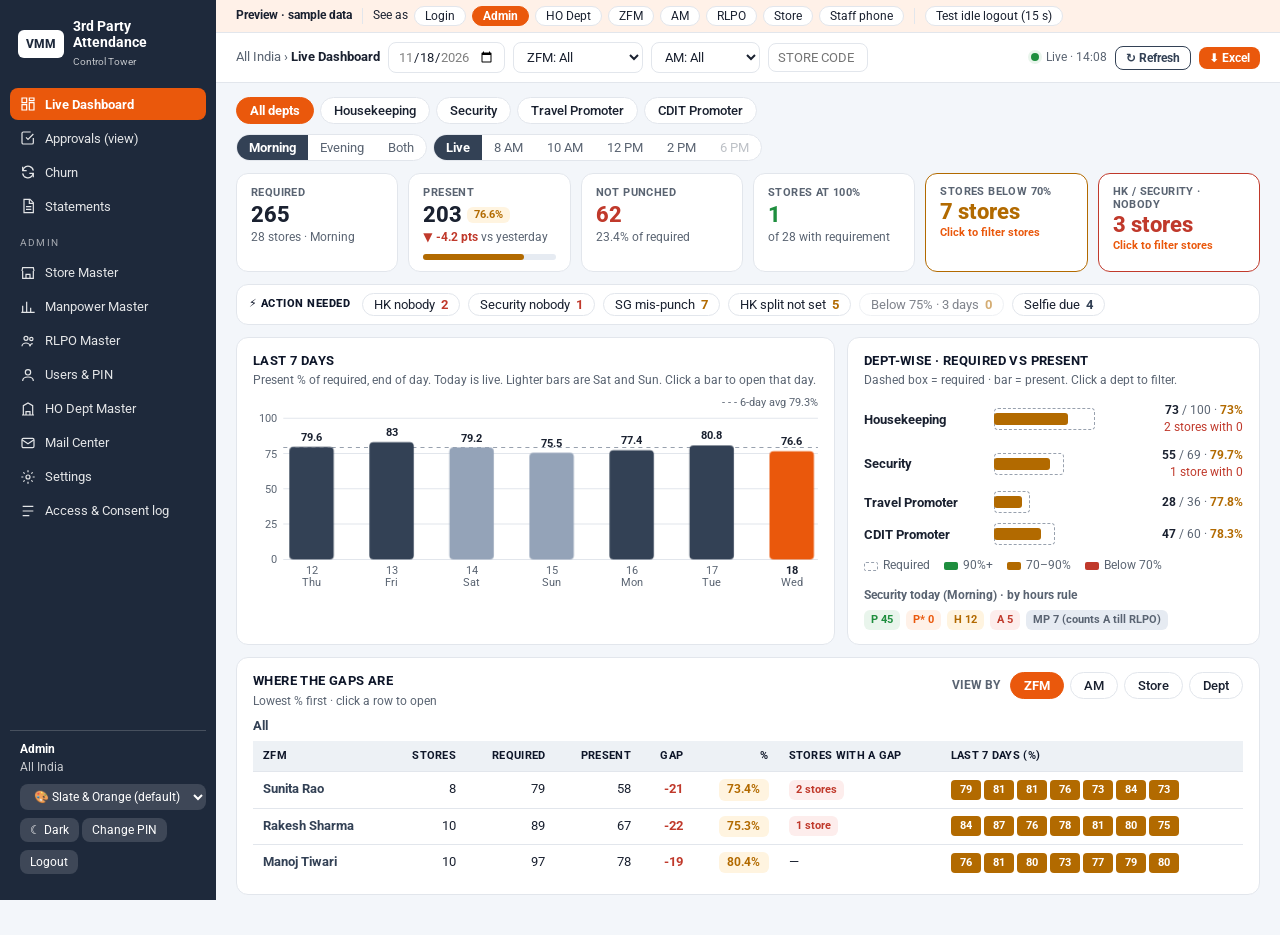
<file: docs/preview_v6.html>
<!doctype html>
<html lang="en"><head><meta charset="utf-8"><meta name="viewport" content="width=device-width,initial-scale=1">
<title>3PA Portal Preview v3</title>
<link rel="stylesheet" href="https://fonts.googleapis.com/css2?family=Roboto:wght@400;500;700;800&display=swap">
<style>
/* Default theme = Slate & Orange. Users can switch theme from the menu (saved on their device). Status colours never change. */
:root{--pri:#334155;--pri-d:#0F172A;--pri-l:#EEF2F6;--acc:#EA580C;--acc-l:#FFF1E8;--side:#1E293B;--wk:#94A3B8;--thead:#EDF1F5;
--ink:#1A2130;--mut:#5A6472;--line:#E2E6EC;--bg:#F3F6FA;--card:#fff;--hover:#F7F8FC;--track:#E6EBF2;--grey:#98A1AE;
--ok:#1E8E3E;--ok-l:#E9F5EC;--red:#C0392B;--red-l:#FDEDEC;--amb:#B26A00;--amb-l:#FFF4E0;--font:'Roboto',system-ui,-apple-system,'Segoe UI',sans-serif}
:root[data-pal="p1"]{--pri:#4338CA;--pri-d:#312E81;--pri-l:#EEF2FF;--acc:#0D9488;--acc-l:#E6F6F4;--side:#312E81;--wk:#A5B4FC;--thead:#EEF0FB}
:root[data-pal="p2"]{--pri:#0F766E;--pri-d:#134E4A;--pri-l:#E7F5F3;--acc:#7C3AED;--acc-l:#F1EBFE;--side:#0F4C5C;--wk:#8FD3CB;--thead:#E6F2F0}
:root[data-pal="p4"]{--pri:#6B2C91;--pri-d:#4C1D60;--pri-l:#F4ECF8;--acc:#0284C7;--acc-l:#E6F4FB;--side:#4C1D60;--wk:#C4A3D9;--thead:#F2EAF6}
:root[data-pal="p5"]{--pri:#1D4E89;--pri-d:#0B2545;--pri-l:#E8F0F9;--acc:#0891B2;--acc-l:#E3F5F9;--side:#0B2545;--wk:#93B4DB;--thead:#E7EEF7}
:root[data-pal="p6"]{--pri:#374151;--pri-d:#111827;--pri-l:#F0F1F4;--acc:#7C3AED;--acc-l:#F1EBFE;--side:#111827;--wk:#9CA3AF;--thead:#EEF0F3}
:root[data-pal="p7"]{--pri:#5D4037;--pri-d:#3E2723;--pri-l:#F5EFEC;--acc:#0D9488;--acc-l:#E6F6F4;--side:#3E2723;--wk:#BCA59B;--thead:#F3ECE8}
:root[data-pal="p8"]{--pri:#7A2840;--pri-d:#5B1A2E;--pri-l:#F8ECF0;--acc:#2563EB;--acc-l:#EAF1FE;--side:#5B1A2E;--wk:#D3A3B1;--thead:#F5E9ED}
:root[data-pal="cur"]{--pri:#1565C0;--pri-d:#0D47A1;--pri-l:#EAF3FC;--acc:#E91E8C;--acc-l:#FDE8F3;--side:#1565C0;--wk:#90B6E4;--thead:#EAF0F8}
:root[data-theme="dark"]{--ink:#E8ECF2;--mut:#9AA5B5;--line:#2A3342;--bg:#0F141C;--card:#171E29;--hover:#1B2432;--track:#2A3342;--grey:#6B7686;--thead:#1D2736;
--ok:#52C878;--ok-l:#12301D;--red:#F0766A;--red-l:#3A1C19;--amb:#E8A640;--amb-l:#382A10;--pri:#A5B4C8;--pri-d:#DCE3EC;--pri-l:#1E2733;--acc:#FB8A3C;--acc-l:#3A2010;--side:#0B1220;--wk:#4B5A6E;color-scheme:dark}
:root[data-theme="dark"][data-pal="p1"]{--pri:#8B93F5;--pri-d:#C3C8FB;--pri-l:#1E2147;--acc:#2DD4BF;--acc-l:#0F2F2C;--side:#1B1A4B;--wk:#4B4F9A}
:root[data-theme="dark"][data-pal="p2"]{--pri:#3CC2B5;--pri-d:#9BE3DA;--pri-l:#0E2B29;--acc:#A78BFA;--acc-l:#2A1D4A;--side:#0A2E37;--wk:#2A6F68}
:root[data-theme="dark"][data-pal="p4"]{--pri:#C08AE0;--pri-d:#E4C9F2;--pri-l:#2B1638;--acc:#38BDF8;--acc-l:#0D2C3D;--side:#2C0F3A;--wk:#6E4A85}
:root[data-theme="dark"][data-pal="p5"]{--pri:#7FB0EC;--pri-d:#C2DAF7;--pri-l:#13243A;--acc:#22D3EE;--acc-l:#0B2E36;--side:#071A31;--wk:#355C8A}
:root[data-theme="dark"][data-pal="p6"]{--pri:#B3BAC6;--pri-d:#E2E5EA;--pri-l:#1F242D;--acc:#A78BFA;--acc-l:#2A1D4A;--side:#0A0F18;--wk:#4B5361}
:root[data-theme="dark"][data-pal="p7"]{--pri:#C9A89B;--pri-d:#EAD9D2;--pri-l:#2A1E1A;--acc:#2DD4BF;--acc-l:#0F2F2C;--side:#24160F;--wk:#6E5449}
:root[data-theme="dark"][data-pal="p8"]{--pri:#E08AA3;--pri-d:#F3C8D4;--pri-l:#33141E;--acc:#60A5FA;--acc-l:#10233F;--side:#3A0F1C;--wk:#7A4352}
:root[data-theme="dark"][data-pal="cur"]{--pri:#6AA8F0;--pri-d:#A9CDF8;--pri-l:#14243B;--acc:#F0509F;--acc-l:#3A1528;--side:#0B2A52;--wk:#3F6FA8}
*{box-sizing:border-box;margin:0;padding:0}
body{font:14px/1.45 var(--font);background:var(--bg);color:var(--ink);font-variant-numeric:tabular-nums}
button{font-family:var(--font);cursor:pointer;color:inherit}input,select,textarea{font-family:var(--font);color:var(--ink)}
[hidden]{display:none!important}a{color:var(--pri)}
@keyframes pgin{from{opacity:0;transform:translateY(6px)}}@keyframes grow{from{transform:scaleY(0)}}@keyframes growx{from{transform:scaleX(0)}}@keyframes scan{0%,100%{top:18%}50%{top:78%}}@keyframes spin{to{transform:rotate(360deg)}}
.pg-in>*{animation:pgin .25s ease-out both}
svg.ch rect.br{transform-box:fill-box;transform-origin:bottom;animation:grow .45s cubic-bezier(.2,.8,.2,1) both}
.stack .pr,.track i{transform-origin:left;animation:growx .5s cubic-bezier(.2,.8,.2,1) both}
@media(prefers-reduced-motion:reduce){*{animation:none!important}}
.shell{display:grid;grid-template-columns:216px minmax(0,1fr);min-height:100vh}
.side{background:var(--side);color:#fff;padding:16px 10px;position:sticky;top:0;height:100vh;display:flex;flex-direction:column;gap:2px;overflow:auto}
.brand{display:flex;gap:9px;align-items:center;padding:2px 8px 16px}.brand .lg{height:28px;background:#fff;border-radius:6px;padding:3px 8px;color:var(--side);font-weight:800;font-size:12px;display:flex;align-items:center}
.brand b{font-size:14px;display:block;line-height:1.15}.brand small{font-size:10px;opacity:.72}
.grp{font-size:10px;letter-spacing:1.2px;text-transform:uppercase;opacity:.6;padding:12px 10px 4px}
.nav{display:flex;gap:9px;align-items:center;padding:8px 10px;border-radius:8px;font-size:13px;color:#fff;background:none;border:0;text-align:left;opacity:.88;width:100%}
.nav svg{width:16px;height:16px;stroke:currentColor;fill:none;stroke-width:1.8;flex:none}
.nav:hover{background:rgba(255,255,255,.1)}.nav.on{background:var(--acc);font-weight:700;opacity:1}
.nav .bd{margin-left:auto;background:#fff;color:var(--acc);border-radius:999px;font-size:10.5px;font-weight:800;padding:0 7px}
.who{margin-top:auto;font-size:12px;padding:10px;border-top:1px solid rgba(255,255,255,.18)}.who b{display:block}.who span{opacity:.75}
.who button,.who select{margin-top:8px;background:rgba(255,255,255,.14);border:0;color:#fff;border-radius:8px;padding:5px 10px;font-size:12px}
.who select option{color:#1A2130}
main{min-width:0}
.preview{background:var(--acc-l);font-size:12px;padding:6px 20px;display:flex;gap:6px;align-items:center;flex-wrap:wrap;border-bottom:1px solid var(--line)}
.preview button{border:1px solid var(--line);background:var(--card);border-radius:999px;padding:2px 10px;font-size:12px}.preview button.on{background:var(--acc);border-color:var(--acc);color:#fff;font-weight:700}
.sep{width:1px;height:16px;background:var(--line);margin:0 4px}
.bar{position:sticky;top:0;z-index:5;background:var(--card);border-bottom:1px solid var(--line);padding:9px 20px;display:flex;gap:8px;align-items:center;flex-wrap:wrap}
.crumb{font-size:13px;color:var(--mut)}.crumb b{color:var(--ink)}
.lvz{display:flex;gap:7px;align-items:center;font-size:12px;color:var(--mut);margin-left:auto}.dot{width:8px;height:8px;border-radius:50%;background:var(--ok);box-shadow:0 0 0 3px var(--ok-l)}.dot.off{background:var(--grey);box-shadow:none}
select,input.f,textarea.f{font-size:13px;background:var(--card);border:1px solid var(--line);border-radius:8px;padding:6px 9px}
.btn{font:700 13px var(--font);background:var(--acc);color:#fff;border:0;border-radius:8px;padding:7px 14px;white-space:nowrap}
.btn.s{background:var(--card);color:var(--pri);border:1.5px solid var(--pri)}.btn.g{background:var(--ok)}.btn.r{background:var(--red)}.btn.sm{padding:4px 10px;font-size:12px}.btn.ghost{background:none;color:var(--pri);border:1px solid var(--line)}
.btn:disabled{opacity:.5;cursor:not-allowed}
.wrap{padding:14px 20px 28px;display:flex;flex-direction:column;gap:12px}
.pills{display:flex;gap:6px;flex-wrap:wrap;align-items:center}
.pill{font:500 13px var(--font);background:var(--card);border:1px solid var(--line);border-radius:999px;padding:5px 13px}
.pill.on{background:var(--acc);border-color:var(--acc);color:#fff;font-weight:700}
.seg{display:inline-flex;border:1px solid var(--line);border-radius:999px;overflow:hidden;background:var(--card);flex-wrap:nowrap}
.seg button{border:0;background:none;padding:5px 12px;font-size:12.5px;color:var(--mut);white-space:nowrap}.seg button.on{background:var(--pri);color:#fff;font-weight:700}.seg button:disabled{opacity:.4;cursor:default}
.toolrow{display:flex;justify-content:space-between;gap:10px;flex-wrap:wrap;align-items:center}
.card{background:var(--card);border:1px solid var(--line);border-radius:12px;padding:14px 16px;min-width:0}
h2{font-size:13px;font-weight:700;text-transform:uppercase;letter-spacing:.4px;color:var(--pri-d)}
h1.pt{font-size:20px;font-weight:800;color:var(--pri-d)}
.sub{font-size:12px;color:var(--mut);margin-top:2px}
.hd{display:flex;gap:10px;justify-content:space-between;align-items:flex-start;flex-wrap:wrap}
.kpis{display:grid;grid-template-columns:repeat(6,minmax(0,1fr));gap:10px}.kpis.k4{grid-template-columns:repeat(4,minmax(0,1fr))}
.kpi{background:var(--card);border:1px solid var(--line);border-radius:12px;padding:11px 14px;display:flex;flex-direction:column;gap:2px;text-align:left;min-width:0}
.kpi .l{font-size:11px;font-weight:700;letter-spacing:.4px;color:var(--mut);text-transform:uppercase}.kpi .v{font-size:22px;font-weight:800;line-height:1.1}.kpi .d{font-size:12px;color:var(--mut)}
button.kpi{width:100%}button.kpi.fl{border-width:1.5px}button.kpi.fl.r{border-color:var(--red)}button.kpi.fl.a{border-color:var(--amb)}
button.kpi.fl.on.r{background:var(--red-l)}button.kpi.fl.on.a{background:var(--amb-l)}.kpi .go{font-size:11px;font-weight:700;color:var(--acc)}
.tg{font-size:11px;font-weight:700;border-radius:6px;padding:2px 7px;display:inline-block;white-space:nowrap}
.tg.ok{background:var(--ok-l);color:var(--ok)}.tg.amb{background:var(--amb-l);color:var(--amb)}.tg.red{background:var(--red-l);color:var(--red)}.tg.info{background:var(--pri-l);color:var(--pri-d)}.tg.grey{background:var(--track);color:var(--mut)}.tg.acc{background:var(--acc-l);color:var(--acc)}
.track{height:6px;background:var(--track);border-radius:3px;position:relative;margin-top:5px}.track i{position:absolute;left:0;top:0;bottom:0;border-radius:3px}
.cols{display:grid;grid-template-columns:minmax(0,1.45fr) minmax(0,1fr);gap:12px}.cols2{display:grid;grid-template-columns:repeat(2,minmax(0,1fr));gap:12px}
.lad{display:grid;grid-template-columns:118px minmax(0,1fr) 136px;gap:10px 12px;align-items:center;margin-top:12px;font-size:13px}
.lad button.rn{font-weight:700;text-align:left;background:none;border:0;padding:0;font-size:13px}.lad button.rn.on{color:var(--acc)}
.stack{position:relative;height:22px}.stack .bm{position:absolute;inset:0;border:1.5px dashed var(--grey);border-radius:4px}.stack .pr{position:absolute;left:0;top:5px;bottom:5px;border-radius:3px}
.nums{font-size:12px;color:var(--mut);text-align:right}.nums b{color:var(--ink)}
.leg{display:flex;gap:14px;font-size:12px;color:var(--mut);margin-top:12px;flex-wrap:wrap}.leg i{display:inline-block;width:14px;height:8px;border-radius:2px;margin-right:5px;vertical-align:middle}
svg.ch text{font-family:var(--font);fill:var(--mut);font-size:10.5px}svg.ch text.b{fill:var(--ink);font-weight:700}
/* thin action strip */
.astrip{display:flex;gap:8px;align-items:center;flex-wrap:wrap;background:var(--card);border:1px solid var(--line);border-radius:12px;padding:8px 12px}
.astrip .t{font-size:11px;font-weight:800;letter-spacing:.5px;text-transform:uppercase;color:var(--pri-d);margin-right:4px}
.ach{border:1px solid var(--line);background:var(--card);border-radius:999px;padding:3px 11px;font-size:12.5px;display:inline-flex;gap:6px;align-items:center}
.ach b{font-size:13px}.ach.r b{color:var(--red)}.ach.a b{color:var(--amb)}.ach.i b{color:var(--pri)}.ach.on{border-color:var(--acc);background:var(--acc-l)}.ach.zero{opacity:.55}
.tw{overflow-x:auto;margin-top:8px}
table{width:100%;border-collapse:collapse;font-size:13px;min-width:560px}
th{background:var(--thead);color:var(--pri-d);font-size:11px;font-weight:700;letter-spacing:.3px;text-transform:uppercase;text-align:right;padding:7px 10px;white-space:nowrap}
th.l,td.l{text-align:left}
td{padding:7px 10px;border-top:1px solid var(--line);text-align:right;white-space:nowrap}
tbody tr.click{cursor:pointer}tbody tr:hover td{background:var(--hover)}
td small{display:block;color:var(--mut);font-size:11.5px}
.lk{color:var(--pri);font-weight:700;background:none;border:0;font-size:13px;padding:0}
.heat{display:inline-block;min-width:50px;text-align:center;border-radius:6px;padding:2px 6px;font-weight:700;font-size:12px}.h1{background:var(--ok-l);color:var(--ok)}.h2{background:var(--amb-l);color:var(--amb)}.h3{background:var(--red-l);color:var(--red)}
.hm{display:inline-flex;gap:3px}.hm i{width:30px;height:20px;border-radius:4px;font:700 10.5px/20px var(--font);text-align:center;font-style:normal;color:#fff}
.hm i.g{background:var(--ok)}.hm i.a{background:var(--amb)}.hm i.r{background:var(--red)}.hm i.n{background:var(--track)}
.bc{display:flex;gap:6px;align-items:center;font-size:12.5px;color:var(--mut);flex-wrap:wrap}.bc button{border:0;background:none;color:var(--pri);font-weight:700;font-size:12.5px;padding:0}
.chip{border:1px solid var(--acc);background:var(--acc-l);color:var(--acc);border-radius:999px;font-size:12px;font-weight:700;padding:2px 10px}
.note{font-size:12.5px;color:var(--pri-d);background:var(--pri-l);border-radius:8px;padding:8px 12px}.note.w{background:var(--amb-l);color:var(--amb)}.note.r{background:var(--red-l);color:var(--red)}.note.k{background:var(--ok-l);color:var(--ok)}
.toast{position:fixed;left:50%;bottom:24px;transform:translateX(-50%);background:#1A2130;color:#fff;border-radius:10px;padding:10px 16px;font-size:13px;z-index:200;max-width:92vw}
.frm{display:grid;grid-template-columns:repeat(auto-fill,minmax(180px,1fr));gap:10px;align-items:end}.frm label{font-size:12px;font-weight:700;color:var(--mut);display:flex;flex-direction:column;gap:4px}
.frm select,.frm input,.frm textarea{width:100%}
.tgl{display:flex;justify-content:space-between;align-items:center;gap:12px;padding:10px 0;border-top:1px solid var(--line)}.tgl b{display:block;font-size:13.5px}.tgl span{font-size:12px;color:var(--mut)}
.swi{width:42px;height:24px;border-radius:12px;background:var(--track);border:0;position:relative;flex:none}.swi:after{content:"";position:absolute;left:3px;top:3px;width:18px;height:18px;border-radius:50%;background:#fff;transition:left .15s}.swi.on{background:var(--ok)}.swi.on:after{left:21px}
.tabs{display:flex;gap:4px;border-bottom:1px solid var(--line);margin-bottom:4px;flex-wrap:wrap}.tabs button{border:0;background:none;padding:8px 12px;font-size:13px;color:var(--mut);border-bottom:2.5px solid transparent}.tabs button.on{color:var(--acc);border-color:var(--acc);font-weight:700}
.reqc{border:1px solid var(--line);border-radius:10px;padding:12px;display:flex;gap:12px;justify-content:space-between;align-items:center;flex-wrap:wrap;background:var(--card)}
.post{border:1px solid var(--line);border-radius:10px;padding:10px 12px;display:flex;justify-content:space-between;align-items:center;gap:8px}
.dlist{display:flex;flex-direction:column;gap:6px;margin-top:8px}
.stat{display:flex;gap:8px;flex-wrap:wrap}.stat button{border:1px solid var(--line);background:var(--card);border-radius:10px;padding:6px 12px;display:flex;gap:8px;align-items:baseline;font-size:12.5px;color:var(--mut)}.stat button b{font-size:17px;color:var(--ink)}.stat button.on{border-color:var(--acc);background:var(--acc-l)}.stat button.r b{color:var(--red)}.stat button.a b{color:var(--amb)}
/* modal */
.ov{position:fixed;inset:0;background:rgba(10,15,25,.45);z-index:100;display:flex;align-items:center;justify-content:center;padding:16px}
.md{background:var(--card);border-radius:14px;max-width:560px;width:100%;max-height:90vh;overflow:auto;padding:18px;display:flex;flex-direction:column;gap:12px;box-shadow:0 20px 50px rgba(0,0,0,.3)}
.md h3{font-size:16px;color:var(--pri-d)}
.ckl{display:flex;gap:10px;flex-wrap:wrap}.ckl label{display:flex;gap:6px;align-items:center;font-size:13px;font-weight:500;color:var(--ink);flex-direction:row}
/* mail preview */
.mailv{border:1px solid var(--line);border-radius:10px;overflow:hidden;background:#fff;color:#1A2130}
.mailv .mh{background:#F6F7F9;padding:10px 14px;font-size:12.5px;border-bottom:1px solid #E2E6EC;line-height:1.7}.mailv .mh b{display:inline-block;width:62px;color:#5A6472;font-weight:500}
.mailv .mb{padding:16px 18px;font-size:13.5px;line-height:1.6}
.mcode{display:inline-block;font:800 22px/1 monospace;letter-spacing:6px;background:#FFF1E8;color:#C2410C;border-radius:8px;padding:8px 14px;margin:6px 0}
.mkv{border-collapse:collapse;margin:8px 0;min-width:0;width:auto}.mkv td{border:1px solid #E2E6EC;padding:5px 10px;text-align:left;font-size:13px}.mkv td:first-child{background:#F6F7F9;color:#5A6472}
.rlist{max-height:360px;overflow:auto;border:1px solid var(--line);border-radius:10px}
.rlist label{display:flex;gap:8px;align-items:center;padding:7px 10px;border-top:1px solid var(--line);font-size:13px;cursor:pointer}.rlist label:first-child{border-top:0}.rlist label.on{background:var(--acc-l)}.rlist small{color:var(--mut);margin-left:auto;font-size:11.5px}
/* statement A4 */
.a4{width:100%;max-width:210mm;margin:0 auto;background:#fff;color:#1A2130;padding:12mm;display:flex;flex-direction:column;gap:5mm;border-radius:6px;box-shadow:0 10px 30px rgba(0,0,0,.12)}
.a4 .hd2{display:flex;justify-content:center;text-align:center;border-bottom:3px solid var(--pri);padding-bottom:4mm;font-size:16pt;font-weight:800}
.a4 .meta{display:grid;grid-template-columns:repeat(3,1fr);gap:2mm 6mm;font-size:10pt;color:#5A6472}.a4 .meta b{color:#1A2130}
.a4 .grid{display:grid;grid-template-columns:repeat(7,1fr);border:1px solid #E2E6EC}
.a4 .grid>div{border:.5px solid #E2E6EC;min-height:17mm;padding:1.5mm 2mm;font-size:9pt}
.a4 .grid .h{min-height:auto;background:var(--pri);color:#fff;font-weight:700;text-align:center;padding:1.5mm 0;font-size:8.5pt}
.a4 .grid .n{font-weight:700;color:#5A6472}.a4 .grid .blank{background:#FAFBFC}
.a4 .st{margin-top:2mm;display:inline-block;font-weight:800;font-size:11pt;padding:.5mm 3mm;border-radius:2mm}
.a4 .st.P{background:#E9F5EC;color:#1E8E3E}.a4 .st.A{background:#FDEDEC;color:#C0392B}.a4 .st.H{background:#FFF4E0;color:#B26A00}.a4 .st.CO{background:#EEF2F6;color:#334155;font-size:8pt}
.a4 .sum{display:grid;grid-template-columns:repeat(5,1fr);gap:3mm}.a4 .sum div{border-radius:2mm;padding:3mm;text-align:center;font-size:9pt;background:#F3F6FA}.a4 .sum b{display:block;font-size:15pt;margin-top:1mm}
.a4 .sign{display:flex;gap:12mm;margin-top:4mm}.a4 .sign div{flex:1;text-align:center;font-size:9pt;color:#5A6472}
/* login + punch (phone) */
.lgbg{min-height:100vh;background:var(--side);display:flex;align-items:center;justify-content:center;padding:24px 16px}
.lgc{background:#fff;color:#1A2130;border-radius:16px;padding:22px 20px;width:100%;max-width:400px;display:flex;flex-direction:column;gap:12px;box-shadow:0 18px 40px rgba(0,0,0,.25)}
.lgc h1{font-size:20px;text-align:center;color:var(--pri-d)}.lgc .sb{text-align:center;font-size:12.5px;color:#5A6472;margin-top:-8px}
.roles{display:grid;grid-template-columns:repeat(3,1fr);gap:6px}.roles button{border:1.5px solid #E2E6EC;border-radius:10px;padding:8px 2px;font-size:12px;font-weight:700;color:#5A6472;background:#fff}.roles button.on{border-color:var(--acc);background:var(--acc-l);color:var(--acc)}
.lgc label{font-size:12.5px;font-weight:700;display:flex;flex-direction:column;gap:4px}.lgc input,.lgc select{border:1px solid #CFD6E0;border-radius:8px;padding:10px 12px;font-size:15px;background:#fff;color:#1A2130}
.lgc .btn{padding:12px;font-size:15px;width:100%}
.pins{display:flex;gap:10px;justify-content:center}.pins input{width:52px;height:56px;text-align:center;font-size:24px;font-weight:800}
.phone{max-width:420px;margin:0 auto;min-height:100vh;background:var(--bg);display:flex;flex-direction:column}
.phd{background:var(--side);color:#fff;padding:12px 16px}.phd b{display:block;font-size:16px}.phd small{opacity:.8;font-size:12px}
.pbody{padding:14px 16px;display:flex;flex-direction:column;gap:12px}
.bigbtn{border:0;border-radius:14px;padding:20px;font-size:20px;font-weight:800;color:#fff}
.cam{position:fixed;inset:0;background:#000;z-index:150;display:flex;flex-direction:column;align-items:center;justify-content:center;color:#fff;gap:14px}
.cam .vf{position:relative;width:280px;height:360px;border-radius:16px;overflow:hidden;background:#222}
.cam video,.cam canvas{width:100%;height:100%;object-fit:cover;transform:scaleX(-1)}
.cam .oval{position:absolute;left:50%;top:50%;width:190px;height:250px;transform:translate(-50%,-50%);border:3px solid rgba(255,255,255,.85);border-radius:50%;box-shadow:0 0 0 999px rgba(0,0,0,.35)}
.cam .oval.ok{border-color:#52C878}.cam .ln{position:absolute;left:12%;right:12%;height:2px;background:#52C878;box-shadow:0 0 12px #52C878;animation:scan 1.2s ease-in-out infinite}
.cam .face{position:absolute;left:50%;top:50%;transform:translate(-50%,-50%);width:150px;height:200px}
.spinr{width:26px;height:26px;border:3px solid rgba(255,255,255,.3);border-top-color:#fff;border-radius:50%;animation:spin .8s linear infinite}

/* v4: login (KPI Control Tower style) */
.login2{position:relative;min-height:calc(100vh - 34px);overflow:hidden;background:radial-gradient(1200px 700px at 15% 10%,color-mix(in srgb,var(--side) 70%,#fff 10%) 0%,var(--side) 45%,color-mix(in srgb,var(--side) 80%,#000) 100%);color:#fff}
.login2:before{content:"";position:absolute;inset:0;background-image:linear-gradient(rgba(255,255,255,.06) 1px,transparent 1px),linear-gradient(90deg,rgba(255,255,255,.06) 1px,transparent 1px);background-size:46px 46px;animation:lgrid 7s linear infinite;-webkit-mask-image:radial-gradient(ellipse at 30% 40%,#000 25%,transparent 75%);mask-image:radial-gradient(ellipse at 30% 40%,#000 25%,transparent 75%);pointer-events:none}
@keyframes lgrid{to{background-position:46px 46px,46px 46px}}
.blob{position:absolute;border-radius:50%;filter:blur(60px);opacity:.4;pointer-events:none;animation:lfloat 14s ease-in-out infinite alternate}
.b1{width:420px;height:420px;background:var(--acc);left:-120px;bottom:-140px}.b2{width:360px;height:360px;background:#38BDF8;right:28%;top:-120px;animation-delay:-5s}.b3{width:300px;height:300px;background:#A78BFA;right:-80px;bottom:10%;animation-delay:-9s;opacity:.28}
@keyframes lfloat{to{transform:translate(40px,-30px) scale(1.12)}}
.lshell{position:relative;min-height:calc(100vh - 34px);display:flex;align-items:center;justify-content:center;gap:48px;padding:28px 20px;max-width:1240px;margin:0 auto;flex-wrap:wrap}
.hero{flex:1 1 520px;max-width:640px;min-width:0}
.llogo{display:inline-flex;background:#fff;color:var(--side);border-radius:10px;padding:6px 12px;font-weight:800;box-shadow:0 6px 18px rgba(0,0,0,.18)}
.eyb{margin-top:16px;font-size:12px;letter-spacing:1.6px;text-transform:uppercase;opacity:.8;font-weight:700}
.hero h2{text-transform:none;color:#fff;font-size:clamp(28px,3.3vw,42px);line-height:1.12;margin:8px 0 10px;font-weight:800;letter-spacing:-.5px}
.hero h2 em{font-style:normal;background:linear-gradient(90deg,#FDBA74,#FFE4CC);-webkit-background-clip:text;background-clip:text;color:transparent}
.hero p.ld{font-size:15px;opacity:.86;max-width:540px;margin-bottom:18px}
.bnr{position:relative;background:rgba(255,255,255,.08);border:1px solid rgba(255,255,255,.18);border-radius:18px;padding:16px 18px 14px;backdrop-filter:blur(6px);box-shadow:0 20px 50px rgba(0,0,0,.2);min-height:220px;overflow:hidden}
.bnr .lv{position:absolute;right:16px;top:14px;font-size:11px;font-weight:700;letter-spacing:.8px;display:flex;align-items:center;gap:6px}
.bnr .lv i{width:8px;height:8px;border-radius:50%;background:#4CEB8B;animation:lpulse 1.6s infinite}
@keyframes lpulse{0%{box-shadow:0 0 0 0 rgba(76,235,139,.7)}70%{box-shadow:0 0 0 9px rgba(76,235,139,0)}100%{box-shadow:0 0 0 0 rgba(76,235,139,0)}}
.slide{display:flex;gap:18px;align-items:center;animation:pgin .5s ease-out}
.slide .st{flex:0 0 170px}.slide .st b{display:block;font-size:11px;letter-spacing:1.2px;text-transform:uppercase;color:#FDBA74}.slide .st h3{margin:4px 0 6px;font-size:18px;line-height:1.2}.slide .st span{font-size:12.5px;opacity:.82}
.slide svg{flex:1 1 auto;min-width:0;height:160px}.slide svg text{fill:#fff;font-size:11px;font-family:var(--font)}
.gbx{transform-box:fill-box;transform-origin:left;animation:growx .9s cubic-bezier(.2,.8,.2,1) both}
.dots{display:flex;gap:6px;margin-top:10px}.dots button{width:22px;height:5px;border-radius:3px;border:0;background:rgba(255,255,255,.3);padding:0}.dots button.on{background:var(--acc);width:34px}
.lstats{display:grid;grid-template-columns:repeat(4,1fr);gap:10px;margin-top:14px}
.lstats div{background:rgba(255,255,255,.08);border:1px solid rgba(255,255,255,.16);border-radius:12px;padding:10px 12px}.lstats b{display:block;font-size:20px;font-weight:800}.lstats span{font-size:11.5px;opacity:.8}
.lcard{flex:0 0 400px;max-width:100%;width:400px;background:#fff;color:#1A2130;border-radius:18px;padding:22px 24px 16px;box-shadow:0 28px 60px rgba(0,0,0,.3);animation:pgin .5s ease-out}
.lcard .ey{font-size:10.5px;letter-spacing:1.4px;text-transform:uppercase;color:#5A6472;font-weight:700;text-align:center}
.lcard h1{margin:4px 0 2px;font-size:22px;font-weight:800;color:#0F172A;text-align:center}
.lcard .sb{font-size:13px;color:#5A6472;text-align:center;margin-bottom:12px}
.rc{display:grid;grid-template-columns:repeat(6,1fr);gap:5px}.rc button{border:1.5px solid #E2E6EC;border-radius:10px;background:#fff;padding:8px 0;font-size:11.5px;font-weight:700;color:#37474F}.rc button.on{border-color:var(--acc);background:var(--acc-l);color:var(--acc)}
.lcard .lb{display:block;font-size:12px;font-weight:700;color:#37474F;margin:10px 0 4px}
.lcard input[type=text],.lsel{width:100%;font:15px var(--font);padding:11px 12px;border:1.5px solid #CFD6E0;border-radius:10px;background:#fff;color:#1A2130}
.lcard input:focus,.lsel:focus{outline:none;border-color:var(--pri);box-shadow:0 0 0 3px rgba(51,65,85,.15)}
.lin{position:relative}.lin .ic{position:absolute;left:11px;top:50%;transform:translateY(-50%);width:17px;height:17px;color:#90A4AE;pointer-events:none}.lcard .lin input{padding-left:38px}
.capr{display:flex;gap:8px;align-items:center}.capr .cap{flex:0 0 150px;height:44px;border-radius:8px;overflow:hidden;display:block}.capr button{border:1.5px solid #CFD6E0;background:#fff;border-radius:10px;width:42px;height:44px;color:var(--pri);font-size:18px;flex:none}
.capr input[type=text]{text-transform:uppercase;letter-spacing:3px;font-weight:700;min-width:0}
.lrow{display:flex;justify-content:space-between;align-items:center;margin:12px 0 2px;font-size:13px}.lrow label{display:flex;gap:6px;align-items:center;color:#37474F}.lrow input{accent-color:var(--acc);width:16px;height:16px}
.lrow a,.lfirst a{color:var(--acc);font-weight:700;text-decoration:none}
.lbtn{width:100%;margin-top:14px;border:0;border-radius:10px;padding:13px;font-size:16px;font-weight:700;color:#fff;background:linear-gradient(90deg,var(--acc),color-mix(in srgb,var(--acc) 75%,#000));box-shadow:0 8px 20px color-mix(in srgb,var(--acc) 35%,transparent)}
.lmsg{border-radius:10px;padding:8px 12px;font-size:13px;margin-top:10px;background:#FDEDEC;color:#C0392B}
.lfirst{text-align:center;font-size:13px;color:#5A6472;margin-top:12px}
.lsplit{border-top:1px solid #E2E6EC;margin-top:14px;padding-top:10px;text-align:center;font-size:12px;color:#5A6472}.lsplit b{color:#0F172A}
.lsec{margin-top:4px;color:#1E8E3E;font-size:11.5px;display:flex;gap:6px;align-items:center;justify-content:center}.lsec i{width:7px;height:7px;border-radius:50%;background:#1E8E3E}
.lcard .pins input{width:56px;height:58px;text-align:center;font-size:26px;font-weight:800;border:1.5px solid #CFD6E0;border-radius:12px;color:#1A2130;background:#fff}
.pins input{border:1.5px solid var(--line);border-radius:10px;background:var(--card)}.pins input:focus{outline:none;border-color:var(--acc);box-shadow:0 0 0 3px var(--acc-l)}
/* v4: inline-edit master */
table.edt td{padding:5px 8px}.ci{font-size:12.5px;border:1px solid transparent;background:transparent;border-radius:6px;padding:4px 6px;color:var(--ink);max-width:170px}.ci:hover{border-color:var(--line)}.ci:focus{border-color:var(--acc);background:var(--card);outline:none}
td.chg{background:var(--amb-l)!important}td.chg .ci{font-weight:700}
.sw{display:inline-flex;border:1px solid var(--line);border-radius:8px;overflow:hidden}.sw button{border:0;background:var(--card);color:var(--mut);padding:3px 11px;font-size:12px;font-weight:700}.sw button.on.y{background:var(--ok);color:#fff}.sw button.on.n{background:var(--track);color:var(--ink)}
.sticky-save{position:sticky;bottom:12px;align-self:flex-end;background:var(--card);border:1.5px solid var(--acc);border-radius:12px;padding:8px 12px;display:flex;gap:10px;align-items:center;box-shadow:0 6px 20px rgba(0,0,0,.15);z-index:6}
.res2{display:flex;gap:8px;align-items:center;flex-wrap:wrap;background:var(--card);border:1px solid var(--line);border-radius:10px;padding:8px 12px;font-size:13px}
button.kpi.fl.on{box-shadow:0 0 0 2px var(--acc-l)}
@media(max-width:760px){.rc{grid-template-columns:repeat(3,1fr)}.lstats{grid-template-columns:repeat(2,1fr)}.slide{flex-direction:column;align-items:flex-start}.slide svg{width:100%}.lcard{padding:18px 16px}.hero{flex-basis:100%}.lshell{gap:20px}}

/* v5: Store Live login animation */
.login2 .slide{display:none}.login2 .slide.on{display:flex}
.gb{transform-box:fill-box;transform-origin:left;animation:growx 1.1s cubic-bezier(.2,.8,.2,1) both}
.gl{stroke-dasharray:600;animation:draw 1.8s ease-out both}@keyframes draw{from{stroke-dashoffset:600}}
.login2{transition:opacity .32s ease,transform .32s ease}.login2.out{opacity:0;transform:scale(1.03);pointer-events:none}
.lcard .lc-logo{display:flex;justify-content:center;margin-bottom:8px}
.login2{background:radial-gradient(1200px 700px at 15% 10%,#3B4A63 0%,var(--side) 42%,#0B1220 100%)}
:root[data-pal="cur"] .login2{background:radial-gradient(1200px 700px at 15% 10%,#1E7BE0 0%,#1565C0 40%,#0B3D91 100%)}
/* v5: store = phone app */
.mapp{max-width:480px;margin:0 auto;min-height:calc(100vh - 34px);background:var(--bg);display:flex;flex-direction:column;box-shadow:0 0 0 1px var(--line);position:relative}
.mhd{position:sticky;top:0;z-index:20;background:var(--side);color:#fff;padding:10px 14px;display:flex;justify-content:space-between;align-items:center}.mhd b{display:block;font-size:16px}.mhd small{opacity:.8;font-size:12px}
.mhd button{background:rgba(255,255,255,.14);border:0;color:#fff;border-radius:8px;width:38px;height:36px;font-size:18px}
.mmenu{display:flex;gap:6px;flex-wrap:wrap;padding:8px 12px;background:var(--card);border-bottom:1px solid var(--line)}
.mapp .wrap{padding:12px 12px 90px;gap:10px}
.mtab{position:sticky;bottom:0;z-index:20;display:grid;grid-template-columns:repeat(6,1fr);background:var(--card);border-top:1px solid var(--line);padding:4px 2px calc(4px + env(safe-area-inset-bottom,0px))}
.mtab button{border:0;background:none;display:flex;flex-direction:column;align-items:center;gap:2px;padding:6px 0;font-size:10.5px;color:var(--mut);position:relative;border-radius:10px}
.mtab svg{width:22px;height:22px;stroke:currentColor;fill:none;stroke-width:1.8}.mtab button.on{color:var(--acc);font-weight:700;background:var(--acc-l)}
.mdot{position:absolute;top:4px;right:calc(50% - 16px);width:8px;height:8px;border-radius:50%;background:var(--amb)}
.mrow{display:flex;gap:8px;align-items:center;flex-wrap:wrap}
.mob .cols,.mob .cols2{grid-template-columns:minmax(0,1fr)}.mob .kpis,.mob .kpis.k4{grid-template-columns:repeat(2,minmax(0,1fr))}.mob .frm{grid-template-columns:minmax(0,1fr)}
.mob h1.pt{font-size:18px}.mob .toolrow{gap:8px}.mob table{min-width:0}.mob .kpi .v{font-size:20px}
.mob .a4{padding:12px}.mob .a4 .meta{grid-template-columns:1fr 1fr}.mob .a4 .sum{grid-template-columns:repeat(3,1fr)}.mob .a4 .grid>div{min-height:44px;font-size:11px;padding:3px}.mob .a4 .st{font-size:11px;padding:0 4px}.mob .a4 .hd2{font-size:15px}
.mob .btn{padding:9px 14px}.mob .frm input,.mob .frm select{padding:10px;font-size:15px}

/* v6: 3rd-party staff hero motion */
.pp{animation:pin .5s ease-out both,bob 2.6s ease-in-out .6s infinite}@keyframes pin{from{opacity:0;transform:translateY(14px)}}
.pp{transform-box:fill-box}@keyframes bob{50%{translate:0 -3px}}
.mop{transform-box:fill-box;transform-origin:top left;animation:sway 1.6s ease-in-out infinite}@keyframes sway{50%{transform:rotate(-12deg)}}
.hand{animation:turn 2.4s cubic-bezier(.4,.1,.2,1) both}@keyframes turn{from{transform:rotate(0)}to{transform:rotate(360deg)}}
.arc{animation:arcd 2.4s ease-out both}@keyframes arcd{from{stroke-dashoffset:327}to{stroke-dashoffset:0}}
.pop{transform-box:fill-box;transform-origin:center;animation:popin .45s cubic-bezier(.3,1.6,.5,1) both}@keyframes popin{from{opacity:0;transform:scale(.3)}}
.scan{animation:scany 1.4s ease-in-out infinite}@keyframes scany{0%,100%{transform:translateY(0)}50%{transform:translateY(64px)}}
@media print{.side,.preview,.bar,.noprint{display:none!important}.shell{display:block}.wrap{padding:0}.a4{box-shadow:none;max-width:none}body{background:#fff}}
@media(max-width:1180px){.kpis{grid-template-columns:repeat(3,minmax(0,1fr))}.cols,.cols2{grid-template-columns:minmax(0,1fr)}}
@media(max-width:760px){.shell{grid-template-columns:minmax(0,1fr)}.side{position:static;height:auto;flex-direction:row;flex-wrap:wrap;padding:8px;gap:4px}.brand,.grp{display:none}.who{margin-top:0;border:0;padding:4px;display:flex;gap:6px;align-items:center;flex-wrap:wrap}.who b,.who span,.who br{display:none}.who button,.who select{margin-top:0}.nav{width:auto}.nav .lbl2{display:none}
.kpis,.kpis.k4{grid-template-columns:repeat(2,minmax(0,1fr))}.bar,.wrap,.preview{padding-left:16px;padding-right:16px}
.lad{grid-template-columns:100px minmax(0,1fr)}.lad .nums{grid-column:1/-1;text-align:left;margin-top:-6px}.lvz{margin-left:0}.hm i{width:18px;font-size:0}.seg{overflow-x:auto;max-width:100%}
.a4{padding:12px}.a4 .meta{grid-template-columns:1fr 1fr}.a4 .sum{grid-template-columns:repeat(3,1fr)}.a4 .grid>div{min-height:44px;font-size:11px;padding:3px}.a4 .st{font-size:11px;padding:0 4px}}
</style></head><body>
<div id="root"></div><div id="toast" class="toast" hidden></div><div id="modal"></div>
<script>
/* ======================= sample data (same shape as the live RPCs) ======================= */
const CATS=[{id:'HK',n:'Housekeeping'},{id:'SEC',n:'Security'},{id:'TRAVEL',n:'Travel Promoter'},{id:'CDIT',n:'CDIT Promoter'}];
const VENDOR={HK:'BVG India',SEC:'G4S Secure',TRAVEL:'Safari / VIP',CDIT:'Bajaj / Prestige'};
const BRANDS={TRAVEL:['Safari','VIP'],CDIT:['Bajaj','Prestige','Usha']};
const ZFMS=[['Z1','Rakesh Sharma'],['Z2','Manoj Tiwari'],['Z3','Sunita Rao']];
const AMS=[['A1','Ajay Kumar','Z1'],['A2','Neha Gupta','Z1'],['A3','Rohit Verma','Z2'],['A4','Pooja Singh','Z2'],['A5','Vikas Jain','Z3'],['A6','Anil Mehta','Z3']];
const RLPOS=[['R1','Sanjay Rathore','sanjay.rathore@vishalretail.co.in'],['R2','Imran Khan','imran.khan@vishalretail.co.in']];
const CITIES=['Indore','Ranchi','Churu','Sikar','Dhanbad','Bikaner','Ramgarh','Bhopal','Kota','Ajmer','Jaipur','Patna','Gaya','Ujjain','Dewas','Bokaro','Alwar','Hazaribagh','Ratlam','Sagar','Rewa','Satna','Giridih','Deoghar','Tonk','Nagaur','Pali','Bhilwara','Bundi','Barmer'];
const STORES=CITIES.map((c,i)=>{const a=AMS[i%AMS.length];return{code:['HY','HJ','HR','HK'][i%4]+String(10+i*3).slice(-2),name:c,city:c,am:a[0],am_name:a[1],zfm:a[2],zfm_name:ZFMS.find(z=>z[0]===a[2])[1],
  rlpo:i%7===6?'':RLPOS[i%2][0],lat:i%7===3?null:22.7+i*.1,lng:i%7===3?null:75.8+i*.1,mail:i%6===5?'':c.toLowerCase()+'@vishalmegamart.in',active:i!==17&&i!==29,set:i%2?12:8,hkTot:3+(i%3)+1,split:i%5===4?null:null}});
STORES.forEach((s,i)=>{const t=s.hkTot;s.split=i%5===4?null:{m:Math.ceil(t*.6),e:t-Math.ceil(t*.6)}});
const DATES=['2026-11-12','2026-11-13','2026-11-14','2026-11-15','2026-11-16','2026-11-17','2026-11-18'],TODAY=6;
const DL=d=>{const x=new Date(DATES[d]+'T00:00');return[x.getDate(),x.toLocaleDateString('en-IN',{weekday:'short'})]};
const NAMES=['Ramesh Yadav','Sita Devi','Mohd Arif','Kamla Bai','Suresh Kumar','Geeta Sahu','Raju Singh','Vinod Patel','Lalit Mishra','Anita Kumari','Pappu Ram','Rekha Verma','Deepak Gupta','Sunil Meena','Pinki Devi','Manoj Rawat','Babita','Harish Chand'];
function h(str){let x=2166136261;for(const c of str){x^=c.charCodeAt(0);x=Math.imul(x,16777619)}return((x>>>0)%10000)/10000}
const SI=code=>STORES.findIndex(s=>s.code===code);
// required: HK = store's own M/E split of Admin's total (unsplit = total in Morning); SEC from Manpower; promoters Morning only
function reqOf(i,c,sh){const s=STORES[i];if(c==='HK'){if(!s.split)return sh==='M'?s.hkTot:0;return sh==='M'?s.split.m:s.split.e}
  const b=c==='SEC'?2+(i%2):c==='TRAVEL'?(i%3?2:0):(i%4?3:0);return sh==='E'?(c==='SEC'?b:0):b}
const CP=[['','Live',1],['08:00','8 AM',.62],['10:00','10 AM',.8],['12:00','12 PM',.92],['14:00','2 PM',.98],['18:00','6 PM',1]];
/* SG: hours → status by the store's shift set (12-hr: <6 A, 6–<12 H, 12+ P · 8-hr: <4 A, 4–<8 H, 8+ P); IN without OUT = mis-punch (MP, counts Absent till RLPO approves) */
function sgStatus(hrs,set,mp){if(mp)return'MP';const[a,p]=set===12?[S.settings.sg12a,S.settings.sg12p]:[S.settings.sg8a,S.settings.sg8p];return hrs<a?'A':hrs<p?'H':'P'}
function guards(i,d,sh){const s=STORES[i],req=reqOf(i,'SEC',sh);return Array.from({length:req},(_,j)=>{const k=h(s.code+'SEC'+DATES[d]+sh+j),n=NAMES[(i*4+j+7)%NAMES.length];
  const mp=k>.86,hrs=mp?null:+(s.set===12?(k<.08?3+k*20:k<.25?7+k*10:12+k*.8):(k<.08?2+k*20:k<.25?5+k*8:8+k*.8)).toFixed(1);
  const key=s.code+'|'+n+'|'+DATES[d];const ex=S.exc[key];return{n,code:s.code+'-S'+(11+j),hrs,mp:mp&&!ex,st:ex?ex.st:sgStatus(hrs,s.set,mp),exc:ex}})}
function rowsFor(d,sh,upto){if(sh==='B')return mergeB(rowsFor(d,'M',upto),rowsFor(d,'E',upto));
  const out=[],isT=d===TODAY;let f=(CP.find(c=>c[0]===upto)||CP[0])[2];if(isT&&sh==='E')f=Math.min(f,.35);if(isT&&!upto)f=sh==='M'?.97:.35;
  STORES.forEach((s,i)=>{if(!s.active)return;CATS.forEach(c=>{const req=reqOf(i,c.id,sh);if(!req)return;let p;
    if(c.id==='SEC'&&!upto&&!(isT&&sh==='E')){const g=guards(i,d,sh);p=g.filter(x=>x.st==='P'||x.st==='H'||x.st==='P*').length}
    else{const k=h(s.code+c.id+DATES[d]+sh);p=Math.round(req*Math.min(1,(.5+k*.6))*f)}
    if(isT&&sh==='M'&&((i===1&&c.id==='HK')||(i===5&&c.id==='SEC')||(i===10&&c.id==='HK')))p=0;out.push({s:s.code,c:c.id,req,p})})});return out}
function mergeB(a,b){const m=new Map();[...a,...b].forEach(r=>{const k=r.s+r.c,o=m.get(k);if(o){o.req+=r.req;o.p+=r.p}else m.set(k,{...r})});return[...m.values()]}

/* ======================= state ======================= */
const S={role:'admin',page:'ld',d:TODAY,cat:'',shift:'M',upto:'',zfm:'',am:'',q:'',alert:'',view:'zfm',path:[],store:null,lastRef:'14:08',exc:{},
  settings:{test:false,live:true,radius:500,alertM:'10:30',alertE:'17:30',idleStore:30,idleOther:60,sg12a:6,sg12p:12,sg8a:4,sg8p:8,lowPct:70,lowDays:3},
  reqs:[{id:1,store:'HY10',am:'Ajay Kumar',by:'SM Rahul Jain',type:'Comp-off',who:'Ramesh Yadav · HK',date:'16 Nov',why:'Worked on weekly off for stock count',st:'Pending'},{id:2,store:'HR16',am:'Ajay Kumar',by:'ASM Kiran',type:'Staff detail change',who:'Mohd Arif · HK',date:'—',why:'Name spelling wrong (Mohammad Arif)',st:'Pending'},
   {id:3,store:'HY28',am:'Neha Gupta',by:'SM Vivek',type:'Comp-off',who:'Sita Devi · HK',date:'17 Nov',why:'Extra shift during audit',st:'Approved'},{id:4,store:'HK19',am:'Rohit Verma',by:'SM Arvind',type:'Comp-off',who:'Geeta Sahu · HK',date:'15 Nov',why:'Covered Sunday',st:'Rejected'},{id:5,store:'HJ13',am:'Neha Gupta',by:'DM GM Sonal',type:'Staff detail change',who:'Lalit Mishra · CDIT',date:'—',why:'Brand change to Prestige',st:'Pending'}],
  sgReq:[{id:1,store:'HJ13',guard:'Raju Singh',date:'18 Nov',kind:'Mis-punch',detail:'IN 08:02 · no OUT',by:'SM Vivek'},{id:2,store:'HY10',guard:'Vinod Patel',date:'17 Nov',kind:'Edit request',detail:'OUT should be 20:05 (phone off)',by:'SM Rahul Jain'},{id:3,store:'HR16',guard:'Lalit Mishra',date:'18 Nov',kind:'Mis-punch',detail:'IN 07:58 · no OUT',by:'ASM Kiran'}],
  manual:[{store:'HY46',guard:'Harish Chand',date:'16 Nov',reason:'Biometric phone stolen, CCTV checked',by:'RLPO Sanjay Rathore'}],
  posts:null,myReq:[{t:'Comp-off',who:'Kamla Bai · HK',d:'15 Nov',st:'Approved'},{t:'Staff detail change',who:'Raju Singh · SEC',d:'—',st:'Pending'}],extra:[],
  logTab:'acc',logQ:'',logD:'',mail:{type:'invite',role:'am',sel:0,chk:{}},stmS:'',stmA:'',usrQ:'',stQ:'',stF:'',mpTab:'HK',apF:'Pending',apQ:'',
  depts:[{id:1,n:'Facility',cats:['HK'],act:true},{id:2,n:'Security (LP)',cats:['SEC'],act:true},{id:3,n:'Travel',cats:['TRAVEL'],act:true},{id:4,n:'CDIT',cats:['CDIT'],act:false}],
  users:null,login:{role:'store',step:1},punch:{step:'pick',cat:'HK',name:'',kind:'IN'}};
const $=s=>document.querySelector(s);const esc=s=>String(s??'').replace(/[&<>"]/g,c=>({'&':'&amp;','<':'&lt;','>':'&gt;','"':'&quot;'}[c]));
const pct=(p,r)=>r?Math.round(Math.min(p,r)*1000/r)/10:0;const fmt=n=>Number(n).toLocaleString('en-IN');
const col=v=>v>=90?'var(--ok)':v>=70?'var(--amb)':'var(--red)';const heat=v=>`<span class="heat ${v>=90?'h1':v>=70?'h2':'h3'}">${v}%</span>`;
const pl=n=>n===1?'':'s';
function toast(t){const e=$('#toast');e.textContent=t;e.hidden=false;clearTimeout(toast.t);toast.t=setTimeout(()=>e.hidden=true,2800)}
const store={get(k){try{return localStorage.getItem(k)}catch(e){return null}},set(k,v){try{localStorage.setItem(k,v)}catch(e){}}};

/* ---------- modal ---------- */
function modal(html){$('#modal').innerHTML=`<div class="ov" data-ovx="1"><div class="md" role="dialog">${html}</div></div>`}
function closeModal(){$('#modal').innerHTML=''}

/* ---------- Excel: real .xlsx · Calibri 10 · borders on every cell · bold header · auto-fit width ---------- */
function loadScript(src){return new Promise((res,rej)=>{if(document.querySelector(`script[src="${src}"]`))return res();const s=document.createElement('script');s.src=src;s.onload=res;s.onerror=rej;document.head.appendChild(s)})}
async function xlsx(rows,name,sheet='Sheet1'){if(!rows.length)return toast('Nothing to export');
  try{await loadScript('https://cdn.jsdelivr.net/npm/xlsx-js-style@1.2.0/dist/xlsx.bundle.js')}catch(e){return toast('Excel library could not load (offline?)')}
  const X=window.XLSX,head=Object.keys(rows[0]),aoa=[head,...rows.map(r=>head.map(k=>r[k]??''))],ws=X.utils.aoa_to_sheet(aoa);
  const bd={style:'thin',color:{rgb:'A6A6A6'}},border={top:bd,bottom:bd,left:bd,right:bd};
  aoa.forEach((r,ri)=>r.forEach((v,ci)=>{const ref=X.utils.encode_cell({r:ri,c:ci});if(!ws[ref])ws[ref]={t:'s',v:''};
    ws[ref].s={font:{name:'Calibri',sz:10,bold:ri===0,color:ri===0?{rgb:'FFFFFF'}:undefined},border,alignment:{vertical:'center',horizontal:typeof v==='number'?'right':'left'},fill:ri===0?{patternType:'solid',fgColor:{rgb:'334155'}}:undefined}}));
  ws['!cols']=head.map((_,ci)=>({wch:Math.min(60,Math.max(...aoa.map(r=>String(r[ci]??'').length))+2)}));
  ws['!autofilter']={ref:X.utils.encode_range({s:{r:0,c:0},e:{r:aoa.length-1,c:head.length-1}})};
  const wb=X.utils.book_new();X.utils.book_append_sheet(wb,ws,sheet.slice(0,31));X.writeFile(wb,name);toast(`${name} downloaded · ${rows.length} rows`)}
function dl(name,text,type){const a=document.createElement('a');a.href=URL.createObjectURL(new Blob([text],{type}));a.download=name;a.click()}

/* ---------- idle auto-logout (Store logins and others have their own minutes in Settings) ---------- */
const IDLE={left:0,warn:60,t:null,demo:0};
function idleLimit(){return IDLE.demo||((S.role==='store'?S.settings.idleStore:S.settings.idleOther)*60)}
function idleReset(){if(S.role==='login'||S.role==='punch'||S.loggedOut)return;IDLE.left=idleLimit();if($('#idlem'))closeModal()}
function idleTick(){if(S.role==='login'||S.role==='punch'||S.loggedOut)return;IDLE.left--;
  if(IDLE.left<=0){closeModal();S.loggedOut=true;shell();return}
  if(IDLE.left<=Math.min(IDLE.warn,idleLimit()-3)){if(!$('#idlem'))modal(`<div id="idlem"><h3>Still there?</h3><div class="sub" style="margin:8px 0">No activity for a while. You will be logged out in <b id="idlec">${IDLE.left}</b> seconds to keep the portal safe.</div><div style="display:flex;gap:8px;justify-content:flex-end"><button class="btn s" data-x="out">Log out now</button><button class="btn" data-x="stay">Stay logged in</button></div></div>`);else $('#idlec').textContent=IDLE.left}}
setInterval(idleTick,1000);['mousemove','keydown','touchstart','scroll'].forEach(ev=>document.addEventListener(ev,()=>{if(!$('#idlem'))idleReset()},{passive:true}));

/* ======================= roles, nav, shell ======================= */
const ME={admin:{n:'Admin',s:'All India'},ho:{n:'HO · Security (LP)',s:'All India · Security only'},zfm:{n:'ZFM · Rakesh Sharma',s:'Zone Z1'},am:{n:'AM · Ajay Kumar',s:'AM A1 · 3 stores'},rlpo:{n:'RLPO · Sanjay Rathore',s:'Security · R1 stores'},store:{n:'SM · Rahul Jain',s:'HY10 · Indore'}};
function roleStores(){return STORES.filter(s=>s.active&&(S.role==='zfm'?s.zfm==='Z1':S.role==='am'?s.am==='A1':S.role==='store'?s.code===STORES[0].code:S.role==='rlpo'?s.rlpo==='R1':true))}
const lockCat=()=>S.role==='ho'||S.role==='rlpo'?'SEC':'';
function navItems(){const r=S.role,pend=S.reqs.filter(x=>x.st==='Pending'&&x.am==='Ajay Kumar').length;
  if(r==='store')return{a:[['td','Today','td'],['hks','HK split','mp'],['pn','Punch for staff','pn'],['rq','Requests to AM','rq'],['qr','QR poster','qr'],['stm','Statements','stm']],ad:[]};
  if(r==='rlpo')return{a:[['ld','Live Dashboard','ld'],['sga','SG approvals','ap',S.sgReq.length||''],['man','Manual present','pn'],['stm','Statements','stm']],ad:[]};
  const a=[['ld','Live Dashboard','ld']];if(r==='am')a.push(['ap','Approvals','ap',pend||''],['tm','Store team','tm']);if(r==='zfm')a.push(['tm','Store team','tm'],['us','Users & PIN','us']);if(r==='admin')a.push(['apv','Approvals (view)','ap']);
  a.push(['ch','Churn','ch'],['stm','Statements','stm']);
  const ad=r==='admin'?[['st','Store Master','st'],['mp','Manpower Master','mp'],['us','Users & PIN','us'],['rl','RLPO Master','tm'],['ho','HO Dept Master','ho'],['ml','Mail Center','ml'],['set','Settings','set'],['lg','Access & Consent log','lg']]:[];return{a,ad}}
const TITLES={rl:'RLPO Master',aph:'Approval history',ld:'Live Dashboard',ap:'Approvals',apv:'Approvals (view only)',tm:'Store team',ch:'Churn',stm:'Statements',st:'Store Master',mp:'Manpower Master',us:'Users & PIN',ho:'HO Dept Master',ml:'Mail Center',set:'Settings',lg:'Access & Consent log',td:'Today',hks:'HK split',pn:'Punch for staff',rq:'Requests to AM',qr:'QR poster',sga:'SG approvals',man:'Manual present'};
const PALS=[['p3','Slate & Orange (default)'],['p1','Indigo & Teal'],['p2','Teal & Violet'],['p4','Plum & Sky'],['p5','Navy & Cyan'],['p6','Charcoal & Violet'],['p7','Espresso & Teal'],['p8','Wine & Blue'],['cur','Blue & Pink']];
function setTheme(p,dark){const r=document.documentElement;if(p!=null){if(p==='p3')delete r.dataset.pal;else r.dataset.pal=p;store.set('3pa_theme',p)}if(dark!=null){if(dark)r.dataset.theme='dark';else delete r.dataset.theme;store.set('3pa_dark',dark?'1':'')}}
const ROLES=[['login','Login'],['admin','Admin'],['ho','HO Dept'],['zfm','ZFM'],['am','AM'],['rlpo','RLPO'],['store','Store'],['punch','Staff phone']];
function strip(){return `<div class="preview noprint"><b>Preview · sample data</b><span class="sep"></span><span>See as</span>${ROLES.map(([r,l])=>`<button data-role="${r}" class="${S.role===r?'on':''}">${l}</button>`).join('')}<span class="sep"></span><button data-x="idledemo">Test idle logout (15 s)</button></div>`}
function shell(){const r=S.role;
  if(S.loggedOut){$('#root').innerHTML=strip()+`<div class="lgbg"><div class="lgc"><h1>Logged out</h1><div class="sb" style="margin:0">You were inactive for a while, so we logged you out to keep the portal safe.</div><button class="btn" data-x="relogin">Log in again</button></div></div>`;return}
  if(r==='login'){$('#root').innerHTML=strip()+pLogin();return}if(r==='punch'){$('#root').innerHTML=strip()+pPunch();return}
  const nv=navItems(),b=x=>`<button class="nav ${S.page===x[0]?'on':''}" data-go="${x[0]}"><svg viewBox="0 0 24 24">${IC[x[2]]}</svg><span class="lbl2">${x[1]}</span>${x[3]?`<span class="bd">${x[3]}</span>`:''}</button>`;
  const pal=document.documentElement.dataset.pal||'p3',dark=document.documentElement.dataset.theme==='dark';
  $('#root').innerHTML=`<div class="shell"><aside class="side noprint"><div class="brand"><span class="lg">VMM</span><div><b>3rd Party Attendance</b><small>Control Tower</small></div></div>${nv.a.map(b).join('')}${nv.ad.length?'<div class="grp">Admin</div>'+nv.ad.map(b).join(''):''}
  <div class="who"><b>${ME[r].n}</b><span>${ME[r].s}</span><br><select data-f="theme" title="Theme">${PALS.map(p=>`<option value="${p[0]}" ${pal===p[0]?'selected':''}>🎨 ${p[1]}</option>`).join('')}</select><br><button data-x="dark">${dark?'☀ Light':'☾ Dark'}</button> <button data-x="pinc">Change PIN</button> <button data-x="out">Logout</button></div></aside>
  <main>${strip()}<div class="bar noprint" id="bar"></div><div class="wrap" id="pg"></div></main></div>`;page(true)}
function bar(){const isLd=S.page==='ld',isTd=S.page==='td';let f='';
  if(isLd||isTd){f+=`<input class="f" type="date" data-f="d" value="${DATES[S.d]}" min="${DATES[0]}" max="${DATES[TODAY]}">`;
   if(isLd){if(S.role==='admin'||S.role==='ho')f+=`<select data-f="zfm"><option value="">ZFM: All</option>${ZFMS.map(z=>`<option value="${z[0]}" ${S.zfm===z[0]?'selected':''}>${z[1]}</option>`).join('')}</select>`;
    if(S.role!=='am'&&S.role!=='rlpo')f+=`<select data-f="am"><option value="">AM: All</option>${AMS.filter(a=>(S.role!=='zfm'||a[2]==='Z1')&&(!S.zfm||a[2]===S.zfm)).map(a=>`<option value="${a[0]}" ${S.am===a[0]?'selected':''}>${a[1]}</option>`).join('')}</select>`;
    f+=`<input class="f" data-f="q" placeholder="Store code" maxlength="4" style="width:100px;text-transform:uppercase" value="${esc(S.q)}">`}}
  const live=S.d===TODAY&&!S.upto;
  $('#bar').innerHTML=`<span class="crumb">${ME[S.role].s} › <b>${TITLES[S.page]}</b></span>${f}
   ${isLd||isTd?`<span class="lvz"><span class="dot ${live?'':'off'}"></span>${live?'Live · '+S.lastRef:S.d===TODAY?'As of '+CP.find(c=>c[0]===S.upto)[1]:'End of day · '+DL(S.d)[0]+' Nov'}</span><button class="btn s sm" data-x="ref">↻ Refresh</button>`:'<span class="lvz"></span>'}
   ${isLd?'<button class="btn sm" data-x="xls">⬇ Excel</button>':''}`}
function page(anim){bar();const P={rl:pRl,ld:pLd,ap:pAp,apv:pApv,tm:pTm,ch:pCh,stm:pStm,st:pSt,mp:pMp,us:pUs,ho:pHo,ml:pMl,set:pSet,lg:pLg,td:pTd,hks:pHks,pn:pPn,rq:pRq,qr:pQr,sga:pSga,man:pMan}[S.page];
  $('#pg').innerHTML=P();if(anim){const pg=$('#pg');pg.classList.remove('pg-in');void pg.offsetWidth;pg.classList.add('pg-in')}if(S.page==='ld'&&S.store)storeDetail(S.store,false)}
const IC={ld:'<path d="M3 3h7v7H3zM14 3h7v4h-7zM14 10h7v11h-7zM3 13h7v8H3z"/>',ap:'<path d="M9 11l3 3 8-8"/><path d="M20 12v7a2 2 0 0 1-2 2H5a2 2 0 0 1-2-2V5a2 2 0 0 1 2-2h11"/>',tm:'<circle cx="9" cy="8" r="3"/><path d="M3 20c0-3 3-5 6-5s6 2 6 5"/><circle cx="17" cy="9" r="2.5"/><path d="M15 20c0-2 2-4 4-4"/>',ch:'<path d="M4 4v6h6"/><path d="M20 20v-6h-6"/><path d="M20 10A8 8 0 0 0 6 6L4 10M4 14a8 8 0 0 0 14 4l2-4"/>',stm:'<path d="M6 2h9l5 5v15H6z"/><path d="M14 2v6h6M9 13h8M9 17h8"/>',st:'<path d="M3 9l1-5h16l1 5"/><path d="M4 9v11h16V9"/><path d="M9 20v-6h6v6"/>',mp:'<path d="M4 20V10M10 20V4M16 20v-7M22 20H2"/>',us:'<circle cx="12" cy="8" r="4"/><path d="M4 21c0-4 4-6 8-6s8 2 8 6"/>',ho:'<path d="M3 21h18M5 21V7l7-4 7 4v14M9 21v-5h6v5"/>',ml:'<rect x="3" y="5" width="18" height="14" rx="2"/><path d="M3 7l9 6 9-6"/>',set:'<circle cx="12" cy="12" r="3"/><path d="M12 2v3M12 19v3M2 12h3M19 12h3M5 5l2 2M17 17l2 2M5 19l2-2M17 7l2-2"/>',lg:'<path d="M4 5h16M4 12h16M4 19h10"/>',td:'<rect x="3" y="4" width="18" height="17" rx="2"/><path d="M3 9h18M8 2v4M16 2v4"/>',pn:'<path d="M12 2v10M8 8l4 4 4-4"/><rect x="4" y="14" width="16" height="7" rx="2"/>',rq:'<path d="M4 4h16v12H8l-4 4z"/>',qr:'<rect x="3" y="3" width="7" height="7"/><rect x="14" y="3" width="7" height="7"/><rect x="3" y="14" width="7" height="7"/><path d="M14 14h3v3h-3zM18 18h3v3h-3z"/>'};
/* ======================= LIVE DASHBOARD ======================= */
const catOk=c=>!S.cat||c===S.cat;
function scope(){let s=roleStores().filter(x=>(!S.zfm||x.zfm===S.zfm)&&(!S.am||x.am===S.am)&&(!S.q||x.code.startsWith(S.q.toUpperCase())));S.path.forEach(p=>{s=s.filter(x=>x[p.key]===p.val)});return s}
const WK={};function weekRows(sh){const k=sh+JSON.stringify(S.exc)+S.settings.sg12a+S.settings.sg8a+STORES.map(s=>s.split?s.split.m:'-').join();if(!WK[k])WK[k]=DATES.map((_,d)=>rowsFor(d,sh,''));return WK[k]}
function weekFor(codes,cats){const set=new Set(codes),W=weekRows(S.shift),r=Array(7).fill(0),p=Array(7).fill(0);W.forEach((rows,d)=>rows.filter(x=>set.has(x.s)&&(!cats||cats.includes(x.c))).forEach(x=>{r[d]+=x.req;p[d]+=Math.min(x.p,x.req)}));return{r,p}}
function weekBoxes(w){return `<span class="hm">${w.r.map((q,i)=>{if(!q)return '<i class="n"></i>';const v=Math.round(pct(w.p[i],q));return `<i class="${v>=90?'g':v>=70?'a':'r'}" title="${DL(i)[0]} Nov · ${v}%">${v}</i>`}).join('')}</span>`}
function alertsOn(){if(S.d<TODAY)return true;return S.lastRef>=(S.shift==='E'?S.settings.alertE:S.settings.alertM)}
function alertStores(k,all){const sc=scope(),set=new Set(sc.map(s=>s.code)),rows=all.filter(x=>set.has(x.s));
  if(k==='hk'||k==='sec'){const c=k==='hk'?'HK':'SEC';return rows.filter(x=>x.c===c&&x.req>0&&x.p===0).map(x=>({s:x.s,info:`${c==='HK'?'Housekeeping':'Security'} 0 of ${x.req}`,miss:x.req}))}
  if(k==='low'){const W=weekRows(S.shift),n=S.settings.lowDays,idx=Array.from({length:n},(_,j)=>S.d-n+1+j).filter(i=>i>=0);if(idx.length<n)return[];const by={};
    idx.forEach((d,j)=>W[d].filter(x=>set.has(x.s)&&catOk(x.c)).forEach(x=>{const o=by[x.s]||(by[x.s]={r:Array(n).fill(0),p:Array(n).fill(0)});o.r[j]+=x.req;o.p[j]+=Math.min(x.p,x.req)}));
    return Object.entries(by).filter(([,o])=>o.r.every((q,j)=>pct(o.p[j],q)<S.settings.lowPct+5)).map(([s,o])=>({s,info:o.r.map((q,j)=>pct(o.p[j],q)+'%').join(' · '),miss:0}))}
  if(k==='photo')return S.d===TODAY?[{s:STORES[2].code,info:'2 selfie due',miss:2},{s:STORES[7].code,info:'1 selfie due',miss:1},{s:STORES[0].code,info:'1 selfie due',miss:1}].filter(x=>set.has(x.s)):[];
  if(k==='split')return sc.filter(s=>!s.split).map(s=>({s:s.code,info:`HK total ${s.hkTot} · M/E split not entered`,miss:0}));
  if(k==='mp'){const out=[];sc.forEach(s=>{const i=SI(s.code);const g=guards(i,S.d,'M').filter(x=>x.mp);if(g.length)out.push({s:s.code,info:`${g.length} mis-punch · ${g.map(x=>x.n).join(', ')}`,miss:g.length})});return out}
  if(k==='nob')return[...alertStores('hk',all),...alertStores('sec',all)];
  if(k==='low7'){const by={};rows.filter(x=>catOk(x.c)).forEach(x=>{const o=by[x.s]||(by[x.s]={q:0,p:0});o.q+=x.req;o.p+=Math.min(x.p,x.req)});return Object.entries(by).filter(([,o])=>pct(o.p,o.q)<S.settings.lowPct).map(([s,o])=>({s,info:pct(o.p,o.q)+'% now'}))}
  return[]}
function cur(){return rowsFor(S.d,S.shift,S.upto)}
function cpPct(d,v,stores){const set=new Set(stores.map(s=>s.code)),r=rowsFor(d,S.shift,v).filter(x=>set.has(x.s)&&catOk(x.c));return pct(r.reduce((a,x)=>a+Math.min(x.p,x.req),0),r.reduce((a,x)=>a+x.req,0))}
function pLd(){if(lockCat())S.cat=lockCat();
  const all=cur(),stores=scope(),set=new Set(stores.map(s=>s.code)),rows=all.filter(x=>set.has(x.s)),rc=rows.filter(x=>catOk(x.c));
  const tot=rc.reduce((a,x)=>({req:a.req+x.req,p:a.p+Math.min(x.p,x.req)}),{req:0,p:0}),tp=pct(tot.p,tot.req);
  const by={};rc.forEach(x=>{const o=by[x.s]||(by[x.s]={req:0,p:0});o.req+=x.req;o.p+=Math.min(x.p,x.req)});
  const full=Object.values(by).filter(o=>o.req&&o.p>=o.req).length,low=alertStores('low7',all).length,nob=new Set(alertStores('nob',all).map(x=>x.s)).size;
  const cats=lockCat()?CATS.filter(c=>c.id===lockCat()):CATS;
  const y=S.d>0?cpPct(S.d-1,S.upto,stores):null,dlt=y!=null?+(tp-y).toFixed(1):null;
  // compact time selector: today's later times are not reached yet
  const tsel=`<div class="seg" title="Dashboard as of a fixed time">${CP.map(([v,l])=>{const pend=S.d===TODAY&&v&&v>S.lastRef;return `<button data-cp="${v}" class="${S.upto===v?'on':''}" ${pend?'disabled title="Not reached yet"':''}>${l}</button>`}).join('')}</div>`;
  const AL=[['hk','HK nobody','r'],['sec','Security nobody','r'],['mp','SG mis-punch','a'],['split','HK split not set','a'],['low',`Below ${S.settings.lowPct+5}% · ${S.settings.lowDays} days`,'a'],['photo','Selfie due','i']].filter(([k])=>!(lockCat()&&(k==='hk'||k==='split'))&&!(S.cat&&S.cat!=='SEC'&&k==='mp')&&!(S.cat&&S.cat!=='HK'&&k==='split'));
  return `
  <div class="toolrow"><div class="pills">${lockCat()?`<span class="pill on">Security</span>`:`<button class="pill ${!S.cat?'on':''}" data-cat="">All depts</button>${cats.map(c=>`<button class="pill ${S.cat===c.id?'on':''}" data-cat="${c.id}">${c.n}</button>`).join('')}`}</div>
   <div class="pills"><div class="seg">${[['M','Morning'],['E','Evening'],['B','Both']].map(([v,l])=>`<button data-sh="${v}" class="${S.shift===v?'on':''}">${l}</button>`).join('')}</div>${tsel}</div></div>
  <div class="kpis">
   <div class="kpi"><span class="l">Required</span><span class="v">${fmt(tot.req)}</span><span class="d">${stores.length} store${pl(stores.length)} · ${{M:'Morning',E:'Evening',B:'Both shifts'}[S.shift]}</span></div>
   <div class="kpi"><span class="l">Present</span><span class="v">${fmt(tot.p)} <span class="tg ${tp>=90?'ok':tp>=70?'amb':'red'}" style="vertical-align:4px">${tp}%</span></span><span class="d">${dlt!=null?`<b style="color:${dlt>=0?'var(--ok)':'var(--red)'}">${dlt>=0?'▲ +':'▼ '}${dlt} pts</b> vs ${S.d===TODAY?'yesterday':'day before'} ${S.upto?'at '+CP.find(c=>c[0]===S.upto)[1]:''}`:''}</span><div class="track"><i style="width:${tp}%;background:${col(tp)}"></i></div></div>
   <div class="kpi"><span class="l">Not punched</span><span class="v" style="color:var(--red)">${fmt(tot.req-tot.p)}</span><span class="d">${tot.req?(100-tp).toFixed(1):0}% of required</span></div>
   <div class="kpi"><span class="l">Stores at 100%</span><span class="v" style="color:var(--ok)">${full}</span><span class="d">of ${Object.keys(by).length} with requirement</span></div>
   <button class="kpi fl a ${S.alert==='low7'?'on':''}" data-al="low7"><span class="l">Stores below ${S.settings.lowPct}%</span><span class="v" style="color:var(--amb)">${low} store${pl(low)}</span><span class="go">${S.alert==='low7'?'Showing ✓ · click to clear':'Click to filter stores'}</span></button>
   <button class="kpi fl r ${S.alert==='nob'?'on':''}" data-al="nob"><span class="l">${lockCat()?'Security · nobody':'HK / Security · nobody'}</span><span class="v" style="color:var(--red)">${nob} store${pl(nob)}</span><span class="go">${S.alert==='nob'?'Showing ✓ · click to clear':'Click to filter stores'}</span></button>
  </div>
  <div class="astrip"><span class="t">⚡ Action needed</span>${alertsOn()?AL.map(([k,t,c])=>{const l=alertStores(k,all),n=k==='photo'||k==='mp'?l.reduce((a,x)=>a+x.miss,0):l.length;return `<button class="ach ${c} ${S.alert===k?'on':''} ${n?'':'zero'}" data-al="${k}">${t} <b>${n}</b></button>`}).join(''):`<span class="sub" style="margin:0">Starts at ${S.shift==='E'?S.settings.alertE:S.settings.alertM} for this shift (Settings)</span>`}</div>
  <div class="cols">
   <div class="card"><h2>Last 7 days</h2><div class="sub">Present % of required, end of day. Today is live. Lighter bars are Sat and Sun. Click a bar to open that day.</div>${trend(stores)}</div>
   <div class="card"><h2>Dept-wise · required vs present</h2><div class="sub">Dashed box = required · bar = present.${lockCat()?' Security = P + H (half day).':' Click a dept to filter.'}</div>${ladder(rows,cats)}</div>
  </div>
  ${gapTable(stores,rows,all)}
  <div id="sd"></div>`}
function trend(stores){const w=weekFor(stores.map(s=>s.code),S.cat?[S.cat]:null),v=w.r.map((q,i)=>pct(w.p[i],q)),W=560,H=190,bw=44,gap=(W-40-bw*7)/6,avg=(v.slice(0,6).reduce((a,b)=>a+b,0)/6).toFixed(1),y=x=>H-28-(x/100)*(H-50);
  return `<svg class="ch" viewBox="0 0 ${W} ${H}" style="width:100%;height:auto;margin-top:6px">${[0,25,50,75,100].map(t=>`<line x1="30" x2="${W}" y1="${y(t)}" y2="${y(t)}" stroke="var(--line)"/><text x="24" y="${y(t)+4}" text-anchor="end">${t}</text>`).join('')}
  <line x1="30" x2="${W}" y1="${y(avg)}" y2="${y(avg)}" stroke="var(--grey)" stroke-dasharray="4 4"/><text x="${W}" y="10" text-anchor="end">- - - 6-day avg ${avg}%</text>
  ${v.map((x,i)=>{const X=36+i*(bw+gap),dd=DL(i),we=dd[1]==='Sat'||dd[1]==='Sun',c=i===S.d?'var(--acc)':we?'var(--wk)':'var(--pri)';return `<g data-day="${i}" style="cursor:pointer"><rect class="br" x="${X}" y="${y(x)}" width="${bw}" height="${y(0)-y(x)}" rx="4" fill="${c}"/><text class="b" x="${X+bw/2}" y="${y(x)-6}" text-anchor="middle">${x}</text><text x="${X+bw/2}" y="${H-14}" text-anchor="middle" ${i===S.d?'class="b"':''}>${dd[0]}</text><text x="${X+bw/2}" y="${H-2}" text-anchor="middle">${dd[1]}</text></g>`}).join('')}</svg>`}
function ladder(rows,cats){const mx=Math.max(...cats.map(c=>rows.filter(x=>x.c===c.id).reduce((a,x)=>a+x.req,0)),1);
  let sg='';if(cats.some(c=>c.id==='SEC')&&catOk('SEC')){const c={P:0,H:0,A:0,MP:0,'P*':0};scope().forEach(s=>{if(S.shift==='E')return;guards(SI(s.code),S.d,'M').forEach(g=>c[g.st]=(c[g.st]||0)+1)});
    sg=`<div class="sub" style="margin-top:12px;font-weight:700">Security today (Morning) · by hours rule</div><div class="pills" style="margin-top:6px"><span class="tg ok">P ${c.P}</span><span class="tg acc">P* ${c['P*']}</span><span class="tg amb">H ${c.H}</span><span class="tg red">A ${c.A}</span><span class="tg grey">MP ${c.MP} (counts A till RLPO)</span></div>`}
  return `<div class="lad">${cats.map(c=>{const cr=rows.filter(x=>x.c===c.id),q=cr.reduce((a,x)=>a+x.req,0),p=cr.reduce((a,x)=>a+Math.min(x.p,x.req),0),v=pct(p,q),z=cr.filter(x=>x.req&&!x.p).length;
   return `<button class="rn ${S.cat===c.id?'on':''}" data-cat="${lockCat()?c.id:S.cat===c.id?'':c.id}">${c.n}</button><div class="stack"><span class="bm" style="width:${q/mx*100}%"></span><span class="pr" style="width:${p/mx*100}%;background:${col(v)}"></span></div><div class="nums">${q?`<b>${p}</b> / ${q} · <b style="color:${col(v)}">${v}%</b>`:'Not required'}${z?`<br><span style="color:var(--red)">${z} store${pl(z)} with 0</span>`:''}</div>`}).join('')}</div>
  <div class="leg"><span><i style="border:1.5px dashed var(--grey);height:9px"></i>Required</span><span><i style="background:var(--ok)"></i>90%+</span><span><i style="background:var(--amb)"></i>70–90%</span><span><i style="background:var(--red)"></i>Below 70%</span></div>${sg}`}
function level(){return S.alert?'store':S.path.length?S.path[S.path.length-1].next:S.view}
function gapLines(stores,rows,all){const lv=level();let lines;
  if(lv==='dept'){lines=CATS.filter(c=>catOk(c.id)).map(c=>{const cr=rows.filter(x=>x.c===c.id),req=cr.reduce((a,x)=>a+x.req,0),p=cr.reduce((a,x)=>a+Math.min(x.p,x.req),0);return{key:c.id,name:c.n,n:new Set(cr.map(x=>x.s)).size,req,p,pc:pct(p,req),zero:cr.filter(x=>x.req&&!x.p).length,wk:weekFor(stores.map(s=>s.code),[c.id])}}).filter(l=>l.req)}
  else{let fs=stores;if(S.alert){const m=new Map(alertStores(S.alert,all).map(x=>[x.s,x]));fs=stores.filter(s=>m.has(s.code)).map(s=>({...s,_i:m.get(s.code).info}))}
   const K={zfm:s=>s.zfm,am:s=>s.am,store:s=>s.code},N={zfm:s=>s.zfm_name,am:s=>s.am_name,store:s=>s.name},g=new Map();
   fs.forEach(s=>{const k=K[lv](s);if(!g.has(k))g.set(k,{key:k,name:N[lv](s),zfm:s.zfm_name,am:s.am_name,stores:[],info:s._i});g.get(k).stores.push(s.code)});
   lines=[...g.values()].map(x=>{const st=new Set(x.stores),gr=rows.filter(r=>st.has(r.s)&&catOk(r.c)),req=gr.reduce((a,r)=>a+r.req,0),p=gr.reduce((a,r)=>a+Math.min(r.p,r.req),0);return{...x,n:x.stores.length,req,p,pc:pct(p,req),zero:new Set(gr.filter(r=>r.req&&!r.p).map(r=>r.s)).size,wk:weekFor(x.stores,S.cat?[S.cat]:null)}})}
  return lines.sort((a,b)=>a.pc-b.pc)}
const ALN={hk:'HK nobody',sec:'Security nobody',low:'Low 3 days',photo:'Selfie due',nob:'HK / Security nobody',low7:'Below 70% now',split:'HK split not set',mp:'SG mis-punch'};
function gapTable(stores,rows,all){const lv=level(),lines=gapLines(stores,rows,all);S._lines=lines;S._lv=lv;
  const views=[['zfm','ZFM'],['am','AM'],['store','Store'],['dept','Dept']].filter(([v])=>!((S.role==='am'||S.role==='rlpo')&&(v==='zfm'||v==='am'))&&!(S.role==='zfm'&&v==='zfm')&&!(lockCat()&&v==='dept'));
  if(!views.some(v=>v[0]===S.view))S.view=views[0][0];
  const head={zfm:'ZFM',am:'AM',store:'Store',dept:'Dept'}[lv];
  const chips=[S.cat&&!lockCat()&&`<button class="chip" data-clr="cat">${CATS.find(c=>c.id===S.cat).n} ✕</button>`,S.alert&&`<button class="chip" data-clr="alert">${ALN[S.alert]} ✕</button>`,S.q&&`<button class="chip" data-clr="q">Store ${esc(S.q.toUpperCase())} ✕</button>`].filter(Boolean).join(' ');
  return `<div class="card"><div class="hd"><div><h2>Where the gaps are</h2><div class="sub">Lowest % first · click a row to ${lv==='store'?'see people':'open'}</div></div>
   <div class="pills"><span class="sub" style="margin:0 4px 0 0;font-weight:700">VIEW BY</span>${views.map(([v,l])=>`<button class="pill ${S.view===v&&!S.alert&&!S.path.length?'on':''}" data-vw="${v}">${l}</button>`).join('')}</div></div>
   <div class="bc" style="margin-top:8px"><button data-bc="-1">All</button>${S.path.map((p,i)=>` › <button data-bc="${i}">${esc(p.name)}</button>`).join('')} ${chips}</div>
   <div class="tw"><table><thead><tr><th class="l">${head}</th>${lv==='am'?'<th class="l">ZFM</th>':''}${lv==='store'?'<th class="l">AM</th>':''}${lv!=='store'?'<th>Stores</th>':''}<th>Required</th><th>Present</th><th>Gap</th><th>%</th><th class="l">${lv==='store'?'Status':'Stores with a gap'}</th>${S.alert?'<th class="l">Why</th>':''}<th class="l">Last 7 days (%)</th></tr></thead><tbody>
   ${lines.map(l=>`<tr class="click" data-k="${esc(l.key)}" data-n="${esc(l.name)}"><td class="l"><span class="lk">${esc(lv==='store'?l.key:l.name)}</span>${lv==='store'?' '+esc(l.name):''}</td>${lv==='am'?`<td class="l">${esc(l.zfm)}</td>`:''}${lv==='store'?`<td class="l">${esc(l.am)}</td>`:''}${lv!=='store'?`<td>${l.n}</td>`:''}
    <td>${l.req}</td><td>${l.p}</td><td style="color:${l.req-l.p?'var(--red)':'var(--mut)'};font-weight:700">${l.req-l.p?'-'+(l.req-l.p):'0'}</td><td>${l.req?heat(l.pc):'—'}</td>
    <td class="l">${l.zero?`<span class="tg red">${lv==='store'?'Nobody in a dept':l.zero+' store'+pl(l.zero)}</span>`:lv==='store'?(l.pc>=90?'<span class="tg ok">On track</span>':'<span class="tg amb">Short</span>'):'—'}</td>${S.alert?`<td class="l">${esc(l.info||'')}</td>`:''}
    <td class="l">${weekBoxes(l.wk)}</td></tr>`).join('')||'<tr><td colspan="10" class="l" style="color:var(--mut)">No stores here</td></tr>'}</tbody></table></div></div>`}
function people(code,d,sh){const i=SI(code),rs=rowsFor(d,sh,S.upto).filter(x=>x.s===code&&catOk(x.c));let k=i*3;
  return rs.map(r=>{if(r.c==='SEC'){const g=(sh==='B'?[...guards(i,d,'M'),...guards(i,d,'E')]:guards(i,d,sh));return{...r,sg:true,ppl:g}}
    const base=Array.from({length:r.p},(_,j)=>{const n=NAMES[(k++)%NAMES.length],o=j%3===0&&d===TODAY?null:'1'+(7+(j%3))+':'+String(5+j*11).slice(-2).padStart(2,'0');return{n,code:code+'-'+(101+k),in:'0'+(8+(j%2))+':'+String(10+j*7).slice(-2).padStart(2,'0'),out:o,hrs:o?(8.2+j*.4).toFixed(1):'—',via:j===1?'Store':'Own',photo:j===0?'done':''}});
    const add=S.extra.filter(e=>e.s===code&&e.c===r.c&&d===TODAY).map(e=>({n:e.n,code:'NEW',in:e.t,out:null,hrs:'—',via:'Store',photo:''}));return{...r,ppl:base.concat(add)}})}
const SGT={P:'<span class="tg ok">P</span>',H:'<span class="tg amb">H · half day</span>',A:'<span class="tg red">A</span>',MP:'<span class="tg grey">MP · with RLPO</span>','P*':'<span class="tg acc">P* · RLPO exception</span>'};
function storeDetail(code,scroll=true){const s=STORES[SI(code)],gs=people(code,S.d,S.shift);
  const body=gs.map(r=>{const c=CATS.find(x=>x.id===r.c).n;
   if(r.sg){const n=Math.max(r.ppl.length,1),pr=r.ppl.filter(g=>g.st!=='A'&&g.st!=='MP').length;
     const head=`<td class="l" rowspan="${n}" style="vertical-align:top"><b>${c}</b><small>Vendor: ${VENDOR.SEC} · ${s.set}-hr set</small><small>RLPO: ${esc(rlName(s.rlpo)||'—')}</small></td><td rowspan="${n}" style="vertical-align:top">${r.req}</td><td rowspan="${n}" style="vertical-align:top">${pr}</td><td class="l" rowspan="${n}" style="vertical-align:top">${r.req>pr?`<span class="tg red">Missing ${r.req-pr}</span>`:'<span class="tg ok">OK</span>'}</td>`;
     return r.ppl.map((g,i)=>`<tr>${i?'':head}<td class="l">${g.n}</td><td class="l">${g.code}</td><td class="l" colspan="3">${SGT[g.st]}${g.exc?` <small>${esc(g.exc.why)}</small>`:''}</td><td class="l">Own</td><td class="l"><button class="lk" data-stm="${code}|${g.n}|SEC">Statement</button></td></tr>`).join('')}
   const n=Math.max(r.ppl.length,1),pr=r.ppl.length;
   const head=`<td class="l" rowspan="${n}" style="vertical-align:top"><b>${c}</b><small>Vendor: ${VENDOR[r.c]}</small></td><td rowspan="${n}" style="vertical-align:top">${r.req}</td><td rowspan="${n}" style="vertical-align:top">${pr}</td><td class="l" rowspan="${n}" style="vertical-align:top">${r.req>pr?`<span class="tg red">Missing ${r.req-pr}</span>`:'<span class="tg ok">OK</span>'}</td>`;
   if(!pr)return `<tr>${head}<td class="l" colspan="7" style="color:var(--red);font-weight:700">Nobody has punched</td></tr>`;
   return r.ppl.map((p,i)=>`<tr>${i?'':head}<td class="l">${p.n}</td><td class="l">${p.code}</td><td>${p.in}</td><td>${p.out||'—'}</td><td>${p.hrs}</td><td class="l">${p.via==='Store'?'<span class="tg amb">Store</span>':'Own'}</td><td class="l">${p.photo?'📷 <span class="tg ok">Live ✓</span> ':''}<button class="lk" data-stm="${code}|${p.n}|${r.c}">Statement</button></td></tr>`).join('')}).join('');
  $('#sd').innerHTML=`<div class="card"><div class="hd"><div><h2>${code} · ${s.name}</h2><div class="sub">AM ${s.am_name} · ZFM ${s.zfm_name} · ${DL(S.d)[0]} Nov · ${{M:'Morning',E:'Evening',B:'Both shifts'}[S.shift]} · Security shows status only (no timing)</div></div><button class="btn s sm" data-x="closesd">✕ Close</button></div>
  <div class="tw"><table><thead><tr><th class="l">Dept</th><th>Required</th><th>Present</th><th class="l">Status</th><th class="l">Name</th><th class="l">Code</th><th>IN</th><th>OUT</th><th>Hours</th><th class="l">Phone</th><th class="l">Photo · Statement</th></tr></thead><tbody>${body||'<tr><td class="l" colspan="11">Nothing required in this shift</td></tr>'}</tbody></table></div></div>`;
  if(scroll)$('#sd').scrollIntoView({behavior:'smooth',block:'start'})}
function excelLd(){const L=S._lines||[],lv=S._lv,H={zfm:'ZFM',am:'AM',store:'Store',dept:'Dept'}[lv];
  xlsx(L.map(l=>({[H]:lv==='store'?l.key:l.name,...(lv==='store'?{'Store name':l.name,AM:l.am}:{}),...(lv==='am'?{ZFM:l.zfm}:{}),...(lv!=='store'?{Stores:l.n}:{}),Required:l.req,Present:l.p,Gap:l.req-l.p,'%':l.pc,
    ...Object.fromEntries(l.wk.r.map((q,i)=>[DL(i)[0]+' Nov %',q?pct(l.wk.p[i],q):'']))})),`3PA_Live_${H}_${DATES[S.d]}_${S.shift}.xlsx`,'Live')}
/* ======================= STORE LOGIN ======================= */
function pTd(){const code=STORES[0].code,s=STORES[0],gs=people(code,S.d,S.shift),cnt=r=>r.sg?r.ppl.filter(g=>g.st!=='A'&&g.st!=='MP').length:r.ppl.length;
  const req=gs.reduce((a,r)=>a+r.req,0),p=gs.reduce((a,r)=>a+Math.min(cnt(r),r.req),0),tp=pct(p,req);
  return `<div class="toolrow"><h1 class="pt">${code} · Indore</h1><div class="seg">${[['M','Morning'],['E','Evening'],['B','Both']].map(([v,l])=>`<button data-sh="${v}" class="${S.shift===v?'on':''}">${l}</button>`).join('')}</div></div>
  ${!s.split?`<div class="note w">HK split not entered. Admin set HK total = ${s.hkTot}. <button class="btn sm" data-go="hks">Enter Morning / Evening split</button></div>`:''}
  <div class="kpis k4"><div class="kpi"><span class="l">Required</span><span class="v">${req}</span></div><div class="kpi"><span class="l">Present</span><span class="v">${p} <span class="tg ${tp>=90?'ok':tp>=70?'amb':'red'}" style="vertical-align:4px">${tp}%</span></span></div>
   <div class="kpi"><span class="l">Not punched</span><span class="v" style="color:var(--red)">${req-p}</span></div><div class="kpi"><span class="l">Month to date</span><span class="v">88.4%</span><span class="d">1 Nov – ${DL(S.d)[0]} Nov</span></div></div>
  <div class="cols2">${gs.map(r=>{const c=CATS.find(x=>x.id===r.c),n=cnt(r);return `<div class="card"><div class="hd"><div><h2>${c.n}</h2><div class="sub">Vendor ${VENDOR[r.c]}${r.sg?` · ${s.set}-hr set · status only`:''}</div></div><span class="tg ${n>=r.req?'ok':n?'amb':'red'}">${n} / ${r.req}</span></div>
   <div class="dlist">${r.sg?r.ppl.map(g=>`<div class="post"><b>${g.n}</b>${SGT[g.st]}</div>`).join(''):r.ppl.map(p=>`<div class="post"><span><b>${p.n}</b><br><small style="color:var(--mut)">IN ${p.in}${p.out?' · OUT '+p.out:' · still in'}${p.via==='Store'?' · punched by store':''}</small></span>${p.photo?'<span class="tg ok">📷 Live ✓</span>':''}</div>`).join('')}
   ${!r.sg&&n<r.req?`<div class="post" style="border-style:dashed;color:var(--red)"><b>${r.req-n} not punched</b><button class="btn sm" data-go="pn">Punch for staff</button></div>`:''}</div></div>`}).join('')}</div>`}
function pHks(){const s=STORES[0],sp=s.split||{m:'',e:''};return `<h1 class="pt">HK split · ${s.code}</h1>
  <div class="card"><div class="sub">Admin uploads only the <b>total</b> Housekeeping count for your store. You decide how many come in the Morning and how many in the Evening. Morning + Evening must equal the total.</div>
  <div class="kpis k4" style="margin-top:10px"><div class="kpi"><span class="l">HK total (from Admin)</span><span class="v">${s.hkTot}</span><span class="d">effective 01 Nov 2026</span></div></div>
  <div class="frm" style="margin-top:10px"><label>Morning<input class="f" type="number" min="0" id="hkM" value="${sp.m}"></label><label>Evening<input class="f" type="number" min="0" id="hkE" value="${sp.e}"></label><label>Effective from<input class="f" type="date" id="hkD" value="${DATES[TODAY]}"></label><label>&nbsp;<button class="btn" data-x="hksave">Save split</button></label></div>
  <div id="hkMsg" class="sub" style="margin-top:8px">${s.split?`Current: Morning ${s.split.m} + Evening ${s.split.e} = ${s.hkTot}`:'<span style="color:var(--amb);font-weight:700">Not entered yet · your store shows in "HK split not set" on AM / Admin dashboards</span>'}</div></div>`}
function pPn(){return `<h1 class="pt">Punch for staff</h1><div class="card"><div class="sub" style="margin-bottom:10px">For staff without a phone. Counts as "punched by store" and is shown to the AM.</div>
  <div class="frm"><label>Dept<select id="pnC">${CATS.map(c=>`<option value="${c.id}">${c.n}</option>`).join('')}</select></label><label>Name<input class="f" id="pnN" placeholder="Full name"></label>
  <label>Reason<select id="pnR"><option>No phone</option><option>Phone not working</option><option>New joinee</option></select></label><label>&nbsp;<span style="display:flex;gap:8px"><button class="btn g" data-x="pin_in">Punch IN</button><button class="btn r" data-x="pin_out">Punch OUT</button></span></label></div></div>
  <div class="card"><h2>Punched by store today</h2><div class="tw"><table><thead><tr><th class="l">Name</th><th class="l">Dept</th><th>Time</th><th class="l">Reason</th></tr></thead><tbody>${S.extra.map(e=>`<tr><td class="l">${esc(e.n)}</td><td class="l">${CATS.find(c=>c.id===e.c).n}</td><td>${e.t}</td><td class="l">${esc(e.r)}</td></tr>`).join('')||'<tr><td class="l" colspan="4" style="color:var(--mut)">None yet</td></tr>'}</tbody></table></div></div>`}
function pRq(){return `<h1 class="pt">Requests to AM</h1><div class="card"><div class="sub" style="margin-bottom:8px">Comp-off and staff detail changes go to your AM (Ajay Kumar). Security mis-punch / time edits go to the RLPO.</div><div class="frm"><label>Type<select id="rqT"><option>Comp-off</option><option>Staff detail change</option><option>SG mis-punch / edit (to RLPO)</option></select></label><label>Staff<select id="rqW">${NAMES.slice(0,8).map(n=>`<option>${n}</option>`).join('')}</select></label><label>Date<input class="f" type="date" id="rqD" value="${DATES[TODAY]}"></label><label>Reason<input class="f" id="rqR" placeholder="Why (required)"></label><label>&nbsp;<button class="btn" data-x="rqsend">Send</button></label></div></div>
  <div class="card"><h2>My requests</h2><div class="dlist">${S.myReq.map(r=>`<div class="reqc"><span><b>${r.t}</b> · ${esc(r.who)} · ${r.d}</span><span class="tg ${r.st==='Approved'?'ok':r.st==='Rejected'?'red':'amb'}">${r.st}</span></div>`).join('')}</div></div>`}
function pQr(){return `<h1 class="pt">QR poster</h1><div class="card"><div style="border:2px solid var(--pri);border-radius:14px;padding:20px;text-align:center;max-width:360px;margin:0 auto;background:#fff;color:#1A2130"><div style="font-weight:800;font-size:18px">Scan to mark attendance</div><div style="font-size:13px;color:#5A6472">${STORES[0].code} · Indore · Housekeeping · Security · Promoters</div>
  <svg viewBox="0 0 29 29" width="190" height="190" style="margin:14px auto;display:block">${qr()}</svg><div style="font-size:12px">स्कैन करें · IN / OUT · Selfie</div></div>
  <div style="text-align:center;margin-top:12px" class="noprint"><button class="btn" data-x="print">🖨 Print poster</button> <button class="btn s" data-role="punch">Open what staff see ›</button></div></div>`}
function qr(){let s='<rect width="29" height="29" fill="#fff"/>';const box=(x,y)=>`<rect x="${x}" y="${y}" width="7" height="7" fill="#1A2130"/><rect x="${x+1}" y="${y+1}" width="5" height="5" fill="#fff"/><rect x="${x+2}" y="${y+2}" width="3" height="3" fill="#1A2130"/>`;
  for(let y=0;y<29;y++)for(let x=0;x<29;x++){if((x<8&&y<8)||(x>20&&y<8)||(x<8&&y>20))continue;if(h('q'+x+'_'+y)>.52)s+=`<rect x="${x}" y="${y}" width="1" height="1" fill="#1A2130"/>`}return s+box(0,0)+box(22,0)+box(0,22)}

/* ======================= STATEMENT (same A4 layout as today, only P / A — Security also H) ======================= */
function stmData(){const st=roleStores(),sc=S.stmS&&st.some(s=>s.code===S.stmS)?S.stmS:st[0].code,cat=S.stmC||'HK',an=S.stmA||NAMES[SI(sc)*3%NAMES.length],i=SI(sc),s=STORES[i];
  const days=Array.from({length:30},(_,j)=>{const d=j+1;if(d>18)return{d,st:''};const k=h(sc+an+d);if(k>.94)return{d,st:'CO'};
    if(cat==='SEC'){const hrs=k<.08?3:k<.2?(s.set===12?8:5):s.set+.5;return{d,st:k>.9?'A':sgStatus(hrs,s.set,false)}}return{d,st:k<.1?'A':'P'}});return{sc,an,cat,s,days}}
function pStm(){const{sc,an,cat,s,days}=stmData(),st=roleStores(),first=new Date('2026-11-01').getDay();
  const P=days.filter(x=>x.st==='P').length,A=days.filter(x=>x.st==='A').length,H=days.filter(x=>x.st==='H').length,CO=days.filter(x=>x.st==='CO').length,W=P+A+H;
  let cells=['Sun','Mon','Tue','Wed','Thu','Fri','Sat'].map(d=>`<div class="h">${d}</div>`).join('')+'<div class="blank"></div>'.repeat(first);
  days.forEach(x=>{cells+=`<div><div class="n">${x.d}</div>${x.st?`<span class="st ${x.st}">${x.st==='CO'?'Comp-Off':x.st}</span>`:''}</div>`});let t=first+30;while(t%7){cells+='<div class="blank"></div>';t++}
  return `<div class="card noprint"><div class="frm"><label>Store<select data-f="stmS">${st.map(x=>`<option ${x.code===sc?'selected':''}>${x.code}</option>`).join('')}</select></label>
   <label>Dept<select data-f="stmC">${CATS.filter(c=>!lockCat()||c.id===lockCat()).map(c=>`<option value="${c.id}" ${cat===c.id?'selected':''}>${c.n}</option>`).join('')}</select></label>
   <label>Associate<select data-f="stmA">${NAMES.slice(0,10).map(n=>`<option ${n===an?'selected':''}>${n}</option>`).join('')}</select></label><label>Month<input class="f" type="month" value="2026-11" max="2026-11"></label>
   <label>&nbsp;<span style="display:flex;gap:8px"><button class="btn" data-x="print">🖨 Print / PDF</button><button class="btn s" data-x="stmx">⬇ Excel</button></span></label></div></div>
  <section class="a4"><div class="hd2">Monthly Attendance Statement</div>
   <div class="meta"><div>Store: <b>${sc} · ${s.name}</b></div><div>Vendor: <b>${VENDOR[cat]}</b></div><div>Period: <b>1 Nov – 30 Nov 2026</b></div><div>Department: <b>${CATS.find(c=>c.id===cat).n}</b></div><div>Associate: <b>${esc(an)}</b></div><div>Employee Code: <b>${sc}-${101+NAMES.indexOf(an)}</b></div></div>
   <div class="grid">${cells}</div>
   <div class="sum"><div>Working Days<b>${W}</b></div><div style="background:#E9F5EC;color:#1E8E3E">Present<b>${P}</b></div>${cat==='SEC'?`<div style="background:#FFF4E0;color:#B26A00">Half day<b>${H}</b></div>`:''}<div style="background:#FDEDEC;color:#C0392B">Absent<b>${A}</b></div><div>Comp-Off<b>${CO}</b></div></div>
   <div style="font-size:8.5pt;color:#5A6472">P = Present · A = Absent${cat==='SEC'?` · H = Half day (Security ${s.set}-hr set: under ${s.set===12?S.settings.sg12a:S.settings.sg8a} hrs A, under ${s.set} hrs H)`:''}. No punch timings are shown on this statement.</div>
   <div class="sign"><div><div style="height:20mm;border:1px dashed #C9D0DA;border-radius:2mm"></div>Store Stamp</div><div><div style="height:20mm;border-bottom:1px solid #1A2130"></div>Store Manager Signature</div></div></section>`}

/* ======================= APPROVALS ======================= */
function pAp(){const L=S.reqs.filter(x=>x.am==='Ajay Kumar'&&x.st==='Pending');return `<h1 class="pt">Approvals</h1><div class="sub">Requests from your stores. You approve or reject; Admin only sees them.</div>
  ${L.length?L.map(a=>`<div class="reqc"><div><b>${a.store} · ${a.type}</b><div class="sub">${esc(a.who)} · ${a.date} · from ${esc(a.by)}</div><div style="margin-top:4px">“${esc(a.why)}”</div></div><span style="display:flex;gap:8px"><button class="btn g sm" data-apr="${a.id}|Approved">Approve</button><button class="btn r sm" data-apr="${a.id}|Rejected">Reject</button></span></div>`).join(''):'<div class="card"><div class="note k">All done. No pending requests.</div></div>'}`}
function pApv(){const L=S.reqs.filter(x=>(S.apF==='All'||x.st===S.apF)&&(!S.apQ||(x.store+x.am+x.who+x.type).toLowerCase().includes(S.apQ.toLowerCase())));
  const n=k=>S.reqs.filter(x=>x.st===k).length;
  return `<div class="toolrow"><div><h1 class="pt">Approvals (view only)</h1><div class="sub">Store requests go to their AM. Security mis-punch / edits go to the RLPO. Admin can only watch.</div></div><input class="f" data-f="apQ" placeholder="Search store / AM / name" value="${esc(S.apQ)}" style="width:240px"></div>
  <div class="stat">${['Pending','Approved','Rejected','All'].map(k=>`<button data-apf="${k}" class="${S.apF===k?'on':''} ${k==='Pending'?'a':k==='Rejected'?'r':''}">${k}<b>${k==='All'?S.reqs.length:n(k)}</b></button>`).join('')}<button data-apf="SG" class="${S.apF==='SG'?'on':''}">SG with RLPO<b>${S.sgReq.length}</b></button></div>
  <div class="card"><div class="tw"><table><thead><tr><th class="l">Store</th><th class="l">Type</th><th class="l">Staff</th><th class="l">Date</th><th class="l">Reason</th><th class="l">From</th><th class="l">Approver</th><th class="l">Status</th></tr></thead><tbody>
  ${S.apF==='SG'?S.sgReq.map(x=>`<tr><td class="l">${x.store}</td><td class="l">${x.kind}</td><td class="l">${x.guard} · SEC</td><td class="l">${x.date}</td><td class="l">${esc(x.detail)}</td><td class="l">${x.by}</td><td class="l">RLPO ${RLPOS[0][1]}</td><td class="l"><span class="tg amb">Pending</span></td></tr>`).join('')
  :L.map(x=>`<tr><td class="l">${x.store}</td><td class="l">${x.type}</td><td class="l">${esc(x.who)}</td><td class="l">${x.date}</td><td class="l">${esc(x.why)}</td><td class="l">${esc(x.by)}</td><td class="l">AM ${x.am}</td><td class="l"><span class="tg ${x.st==='Approved'?'ok':x.st==='Rejected'?'red':'amb'}">${x.st}</span></td></tr>`).join('')||'<tr><td class="l" colspan="8" style="color:var(--mut)">Nothing here</td></tr>'}</tbody></table></div></div>`}
function pSga(){return `<h1 class="pt">SG approvals</h1><div class="sub">Security mis-punch (IN without OUT) and time edits from your stores. Until you decide, a mis-punch counts as Absent.</div>
  ${S.sgReq.length?S.sgReq.map(a=>`<div class="reqc"><div><b>${a.store} · ${a.kind}</b><div class="sub">${a.guard} · ${a.date} · from ${a.by}</div><div style="margin-top:4px">${esc(a.detail)}</div></div><span style="display:flex;gap:8px;flex-wrap:wrap"><button class="btn g sm" data-sga="${a.id}|P">Approve as P</button><button class="btn sm" style="background:var(--amb)" data-sga="${a.id}|H">Approve as H</button><button class="btn r sm" data-sga="${a.id}|A">Reject (A)</button></span></div>`).join(''):'<div class="card"><div class="note k">All done. No pending SG requests.</div></div>'}`}
function pMan(){const st=roleStores();return `<h1 class="pt">Manual present (exception)</h1><div class="card"><div class="sub" style="margin-bottom:10px">Only RLPO. Marks a guard Present when the punch could not happen. Shows as <span class="tg acc">P*</span> everywhere, reason is mandatory and logged.</div>
  <div class="frm"><label>Store<select id="mnS">${st.map(s=>`<option>${s.code}</option>`).join('')}</select></label><label>Guard<select id="mnG">${NAMES.slice(6,14).map(n=>`<option>${n}</option>`).join('')}</select></label><label>Date<input class="f" type="date" id="mnD" value="${DATES[TODAY]}" max="${DATES[TODAY]}"></label><label>Reason<input class="f" id="mnR" placeholder="e.g. phone stolen, CCTV checked"></label><label>&nbsp;<button class="btn" data-x="mnsave">Mark P*</button></label></div></div>
  <div class="card"><h2>Exceptions marked</h2><div class="tw"><table><thead><tr><th class="l">Store</th><th class="l">Guard</th><th class="l">Date</th><th class="l">Reason</th><th class="l">By</th></tr></thead><tbody>${S.manual.map(m=>`<tr><td class="l">${m.store}</td><td class="l">${m.guard}</td><td class="l">${m.date}</td><td class="l">${esc(m.reason)}</td><td class="l">${m.by}</td></tr>`).join('')}</tbody></table></div></div>`}

/* ======================= TEAM / CHURN ======================= */
function pTm(){if(!S.posts)S.posts=roleStores().slice(0,4).map((s,i)=>({s:s.code,n:s.name,p:['SM','ASM','DM Apps','DM FMCG','DM GM'].map((p,j)=>({p,who:(i+j)%4===3?null:NAMES[(i*5+j)%NAMES.length],emp:'5'+String(1000+i*37+j*11)}))}));
  return `<h1 class="pt">Store team</h1><div class="note">One login per post. People register themselves at first login inside the store. If someone left, mark the post vacant so the new person can register.</div>
  <div class="cols2">${S.posts.map((s,si)=>`<div class="card"><h2>${s.s} · ${s.n}</h2><div class="dlist">${s.p.map((p,pi)=>`<div class="post"><span><b>${p.p}</b> · ${p.who?esc(p.who)+` <small style="color:var(--mut)">${p.emp}</small>`:'<span class="tg grey">Vacant</span>'}</span>${p.who?`<button class="btn s sm" data-vac="${si}|${pi}">Mark vacant</button>`:'<span class="sub">Waiting for registration</span>'}</div>`).join('')}</div></div>`).join('')}</div>`}
function pCh(){const st=roleStores(),rows=st.slice(0,12).flatMap((s,i)=>CATS.filter(c=>!lockCat()||c.id===lockCat()).slice(0,2).map((c,j)=>{const req=reqOf(SI(s.code),c.id,'M')||1,d=2+((i+j)%5);return{s,c,req,names:req+d,lv:d>=5?'High':d>=3?'Some':'Stable'}}));
  S._ch=rows;const n=k=>rows.filter(r=>r.lv===k).length;
  return `<div class="toolrow"><div><h1 class="pt">Churn</h1><div class="sub">How often the person in each required slot changes (last 30 days).</div></div><button class="btn sm" data-x="chx">⬇ Excel</button></div>
  <div class="kpis k4"><div class="kpi"><span class="l">Stable slots</span><span class="v" style="color:var(--ok)">${n('Stable')}</span></div><div class="kpi"><span class="l">Some churn</span><span class="v" style="color:var(--amb)">${n('Some')}</span></div><div class="kpi"><span class="l">High churn</span><span class="v" style="color:var(--red)">${n('High')}</span></div><div class="kpi"><span class="l">Stores</span><span class="v">${st.length}</span></div></div>
  <div class="card"><div class="tw"><table><thead><tr><th class="l">Store</th><th class="l">Dept</th><th>Required</th><th>Different names</th><th class="l">Level</th></tr></thead><tbody>${rows.map(r=>`<tr><td class="l"><span class="lk">${r.s.code}</span> ${r.s.name}</td><td class="l">${r.c.n}</td><td>${r.req}</td><td>${r.names}</td><td class="l"><span class="tg ${r.lv==='High'?'red':r.lv==='Some'?'amb':'ok'}">${r.lv}</span></td></tr>`).join('')}</tbody></table></div></div>`}
/* ======================= ADMIN MASTERS ======================= */
function fileBtn(label,act){return `<label class="btn" style="cursor:pointer">${label}<input type="file" accept=".xlsx,.xls,.csv" data-up="${act}" hidden></label>`}
function pSt(){const all=STORES,rl=c=>(RLPOS.find(x=>x[0]===c)||['','—'])[1];
  const F={all:['Total',()=>true,''],act:['Active',s=>s.active,''],gps:['GPS missing',s=>!s.lat,'r'],mail:['Mail missing',s=>!s.mail,'a'],rlpo:['RLPO missing',s=>!s.rlpo,'a'],split:['HK split not set',s=>!s.split,'a']};
  const f=S.stF||'all',L=all.filter(F[f][1]).filter(s=>!S.stQ||(s.code+s.name+s.am_name+s.zfm_name).toLowerCase().includes(S.stQ.toLowerCase()));
  return `<div class="toolrow"><h1 class="pt">Store Master</h1><span style="display:flex;gap:8px;flex-wrap:wrap"><button class="btn s" data-x="sttpl">⬇ Template</button>${fileBtn('⬆ Upload Excel','st')}<button class="btn s" data-x="stexp">⬇ Export</button><button class="btn" data-edst="">+ Add store</button><button class="btn s" data-x="print">🖨 All QR posters</button></span></div>
  <div class="toolrow"><div class="stat">${Object.entries(F).map(([k,[l,fn,c]])=>`<button data-stf="${k}" class="${f===k?'on':''} ${c}">${l}<b>${all.filter(fn).length}</b></button>`).join('')}</div><input class="f" data-f="stQ" placeholder="Search code / name / AM / ZFM" value="${esc(S.stQ)}" style="width:250px"></div>
  <div class="card" style="padding-top:6px"><div class="tw"><table><thead><tr><th class="l">Store</th><th class="l">Name</th><th class="l">AM</th><th class="l">ZFM</th><th class="l">RLPO</th><th class="l">Store mail</th><th class="l">GPS</th><th>SG set</th><th>HK total</th><th class="l">Status</th><th class="l"></th></tr></thead><tbody>
  ${L.map(s=>`<tr><td class="l"><span class="lk">${s.code}</span></td><td class="l">${s.name}</td><td class="l">${s.am_name}</td><td class="l">${s.zfm_name}</td><td class="l">${s.rlpo?rl(s.rlpo):'<span class="tg amb">Missing</span>'}</td><td class="l">${s.mail||'<span class="tg amb">Missing</span>'}</td><td class="l">${s.lat?'<span class="tg ok">Set</span>':'<span class="tg red">Missing</span>'}</td><td>${s.set} hr</td><td>${s.hkTot}</td><td class="l"><span class="tg ${s.active?'ok':'grey'}">${s.active?'Active':'Inactive'}</span></td><td class="l"><button class="btn s sm" data-edst="${s.code}">✎ Edit</button> <button class="btn ghost sm" data-msg="Poster for ${s.code} opens for print">Poster</button></td></tr>`).join('')||'<tr><td class="l" colspan="11" style="color:var(--mut)">No stores match</td></tr>'}</tbody></table></div></div>`}
function editStore(code){const s=code?STORES[SI(code)]:{code:'',name:'',am:'A1',zfm:'Z1',rlpo:'',lat:'',lng:'',mail:'',active:true,set:8,hkTot:3};const o=(arr,v)=>arr.map(a=>`<option value="${a[0]}" ${a[0]===v?'selected':''}>${a[1]}</option>`).join('');
  modal(`<h3>${code?'Edit store '+code:'Add store'}</h3><div class="frm">
  <label>Store code<input class="f" id="eCode" value="${s.code}" ${code?'disabled':''} maxlength="4" placeholder="AB12"></label><label>Name<input class="f" id="eName" value="${esc(s.name)}"></label>
  <label>AM<select id="eAm">${o(AMS,s.am)}</select></label><label>ZFM<select id="eZfm">${o(ZFMS,s.zfm)}</select></label><label>RLPO<select id="eRl"><option value="">—</option>${S.rlpos.map(r=>`<option value="${r.id}" ${r.id===s.rlpo?"selected":""}>${r.name}</option>`).join("")}</select></label>
  <label>Store mail<input class="f" id="eMail" value="${esc(s.mail)}"></label><label>Latitude<input class="f" id="eLat" value="${s.lat??''}"></label><label>Longitude<input class="f" id="eLng" value="${s.lng??''}"></label>
  <label>SG shift set<select id="eSet"><option ${s.set==8?'selected':''} value="8">8 hr</option><option ${s.set==12?'selected':''} value="12">12 hr</option></select></label><label>HK total<input class="f" type="number" id="eHk" value="${s.hkTot}"></label>
  <label>Status<select id="eAct"><option value="1" ${s.active?'selected':''}>Active</option><option value="0" ${s.active?'':'selected'}>Inactive</option></select></label></div>
  <div id="eErr" class="note r" hidden></div><div style="display:flex;gap:8px;justify-content:flex-end"><button class="btn s" data-x="mclose">Cancel</button><button class="btn" data-savest="${code}">Save</button></div>`)}
const MPF={HK:{note:'Admin uploads only the TOTAL Housekeeping count. Each store enters its own Morning / Evening split (Store login → HK split).',cols:['Store','Vendor','HK total','Morning (by store)','Evening (by store)','Split','Effective from']},
  SEC:{note:'Security: Morning / Evening guards + the shift set (8-hr or 12-hr) used for the A / H / P rule.',cols:['Store','Vendor','Morning','Evening','Shift set','Effective from']},
  TRAVEL:{note:'Travel promoters: one row per store + brand.',cols:['Store','Brand','Vendor','Morning','Evening','Effective from']},CDIT:{note:'CDIT promoters: one row per store + brand.',cols:['Store','Brand','Vendor','Morning','Evening','Effective from']}};
function mpRows(t){return STORES.filter(s=>s.active).flatMap((s,i)=>{if(t==='HK')return[{Store:s.code,Vendor:VENDOR.HK,'HK total':s.hkTot,'Morning (by store)':s.split?s.split.m:'','Evening (by store)':s.split?s.split.e:'',Split:s.split?'Set':'Not set','Effective from':'01-11-2026'}];
  if(t==='SEC')return[{Store:s.code,Vendor:VENDOR.SEC,Morning:reqOf(i,'SEC','M'),Evening:reqOf(i,'SEC','E'),'Shift set':s.set+' hr','Effective from':'01-11-2026'}];
  const r=reqOf(i,t,'M');if(!r)return[];return BRANDS[t].slice(0,t==='TRAVEL'?2:2).map((b,j)=>({Store:s.code,Brand:b,Vendor:b+' India',Morning:j?Math.floor(r/2):Math.ceil(r/2),Evening:0,'Effective from':'01-11-2026'}))})}
function pMp(){const t=S.mpTab,F=MPF[t],R=mpRows(t);
  return `<div class="toolrow"><h1 class="pt">Manpower Master</h1><span style="display:flex;gap:8px;flex-wrap:wrap;align-items:center"><label class="sub" style="margin:0">Effective from <input class="f" type="date" id="mpD" value="2026-12-01"></label><button class="btn s" data-x="mptpl">⬇ ${CATS.find(c=>c.id===t).n} template</button>${fileBtn('⬆ Upload Excel','mp')}<button class="btn s" data-x="mpexp">⬇ Export</button></span></div>
  <div class="card"><div class="tabs">${CATS.map(c=>`<button data-mpt="${c.id}" class="${t===c.id?'on':''}">${c.n}</button>`).join('')}</div><div class="note" style="margin-top:8px">${F.note} Every upload is kept as history from its effective date.</div>
  <div class="tw"><table><thead><tr>${F.cols.map((c,i)=>`<th class="${i<2||c==='Split'||c==='Shift set'||c.startsWith('Eff')?'l':''}">${c}</th>`).join('')}<th class="l"></th></tr></thead><tbody>
  ${R.map((r,ri)=>`<tr>${F.cols.map((c,i)=>`<td class="${i<2||c==='Split'||c==='Shift set'||c.startsWith('Eff')?'l':''}">${c==='Split'?`<span class="tg ${r[c]==='Set'?'ok':'amb'}">${r[c]}</span>`:esc(r[c])}</td>`).join('')}<td class="l"><button class="btn s sm" data-edmp="${ri}">✎ Edit</button></td></tr>`).join('')}</tbody></table></div></div>`}
function editMp(ri){const t=S.mpTab,r=mpRows(t)[ri],F=MPF[t];modal(`<h3>Edit ${CATS.find(c=>c.id===t).n} · ${r.Store}</h3><div class="frm">${F.cols.filter(c=>c!=='Store'&&c!=='Split'&&!c.includes('by store')).map(c=>`<label>${c}${c==='Shift set'?`<select data-mpk="${c}"><option ${r[c]==='8 hr'?'selected':''}>8 hr</option><option ${r[c]==='12 hr'?'selected':''}>12 hr</option></select>`:`<input class="f" data-mpk="${c}" value="${esc(c.startsWith('Eff')?'2026-12-01':r[c])}" ${c.startsWith('Eff')?'type="date"':''}>`}</label>`).join('')}</div>
  <div class="note">Saved as a new row from the effective date. Old numbers stay for past days.</div><div style="display:flex;gap:8px;justify-content:flex-end"><button class="btn s" data-x="mclose">Cancel</button><button class="btn" data-savemp="${r.Store}">Save</button></div>`)}
function usersInit(){if(S.users)return;S.users=[...AMS.map(a=>({role:'am',name:a[1],emp:'5'+a[0].slice(1)+'2210',mail:a[1].split(' ')[0].toLowerCase()+'@vishalretail.co.in',pin:true})),...ZFMS.map(z=>({role:'zfm',name:z[1],emp:'5'+z[0].slice(1)+'8801',mail:z[1].split(' ')[0].toLowerCase()+'@vishalretail.co.in',pin:true})),
  {role:'hodept',name:'Shashi Ramgadiya',dept:'Security (LP)',emp:'',mail:'shashi.ramgadiya@vishalretail.co.in',pin:false},{role:'hodept',name:'Chetan Bakshi',dept:'Travel',emp:'',mail:'chetan.bakshi@vishalwholesale.co.in',pin:false}]}
const RL={am:'AM',zfm:'ZFM',hodept:'HO Dept',rlpo:'RLPO',admin:'Admin'};
function pUs(){usersInit();const U=S.users.filter(u=>u.role!=='rlpo').filter(u=>S.role==='admin'||u.role==='am').filter(u=>!S.usrQ||JSON.stringify(u).toLowerCase().includes(S.usrQ.toLowerCase()));
  return `<div class="toolrow"><div><h1 class="pt">Users &amp; PIN</h1><div class="sub">Login ID: HO Dept uses mail id (RLPOs are in RLPO Master) · AM, ZFM, Admin use Emp Code or mail id · Store logins register themselves.</div></div><span style="display:flex;gap:8px"><input class="f" data-f="usrQ" placeholder="Search name / code / mail" value="${esc(S.usrQ)}" style="width:230px"><button class="btn" data-edus="-1">+ Add user</button></span></div>
  <div class="card"><div class="tw"><table><thead><tr><th class="l">Role</th><th class="l">Name</th><th class="l">Login ID</th><th class="l">Dept</th><th class="l">PIN</th><th class="l"></th></tr></thead><tbody>${U.map(u=>{const i=S.users.indexOf(u);return `<tr><td class="l"><span class="tg info">${RL[u.role]}</span></td><td class="l">${esc(u.name)}</td><td class="l">${u.role==='hodept'||u.role==='rlpo'?esc(u.mail):esc(u.emp)+' <small>or '+esc(u.mail)+'</small>'}</td><td class="l">${esc(u.dept||(u.role==='rlpo'?'Security':'—'))}</td><td class="l">${u.pin?'<span class="tg ok">Set</span>':'<span class="tg amb">Invite sent</span>'}</td><td class="l"><button class="btn s sm" data-edus="${i}">✎ Edit</button> <button class="btn ghost sm" data-msg="New one-time setup code for ${esc(u.name)}: ${100000+((i*7919)%899999)} · valid 7 days · send from Mail Center">Reset PIN</button></td></tr>`}).join('')}</tbody></table></div></div>`}
function editUser(i){usersInit();const u=i>=0?S.users[i]:{role:'am',name:'',emp:'',mail:'',dept:''};modal(`<h3>${i>=0?'Edit user':'Add user'}</h3><div class="frm"><label>Role<select id="uR">${Object.entries(RL).filter(r=>r[0]!=='admin'&&r[0]!=='rlpo').map(([k,v])=>`<option value="${k}" ${u.role===k?'selected':''}>${v}</option>`).join('')}</select></label><label>Name<input class="f" id="uN" value="${esc(u.name)}"></label><label>Emp Code (AM/ZFM)<input class="f" id="uE" value="${esc(u.emp)}"></label><label>Mail id<input class="f" id="uM" value="${esc(u.mail)}"></label><label>HO Dept<select id="uD"><option value="">—</option>${S.depts.map(d=>`<option ${u.dept===d.n?'selected':''}>${d.n}</option>`).join('')}</select></label></div>
  <div id="uErr" class="note r" hidden></div><div style="display:flex;gap:8px;justify-content:flex-end"><button class="btn s" data-x="mclose">Cancel</button><button class="btn" data-saveus="${i}">Save</button></div>`)}
function pHo(){return `<div class="toolrow"><div><h1 class="pt">HO Dept Master</h1><div class="sub">Each HO department sees only its own categories. Security (LP) also gets the RLPO approvals view.</div></div><button class="btn" data-edho="-1">+ Add department</button></div>
  <div class="card"><div class="tw"><table><thead><tr><th class="l">Department</th><th class="l">Categories it sees</th><th>Users</th><th class="l">Status</th><th class="l"></th></tr></thead><tbody>${S.depts.map((d,i)=>`<tr><td class="l"><b>${esc(d.n)}</b></td><td class="l">${d.cats.map(c=>`<span class="tg info">${CATS.find(x=>x.id===c).n}</span>`).join(' ')}</td><td>${(S.users||[]).filter(u=>u.dept===d.n).length||[1,1,1,0][i]||0}</td><td class="l"><span class="tg ${d.act?'ok':'grey'}">${d.act?'Active':'Off'}</span></td><td class="l"><button class="btn s sm" data-edho="${i}">✎ Edit</button></td></tr>`).join('')}</tbody></table></div></div>`}
function editHo(i){const d=i>=0?S.depts[i]:{n:'',cats:[],act:true};modal(`<h3>${i>=0?'Edit department':'Add department'}</h3><div class="frm"><label>Department name<input class="f" id="hN" value="${esc(d.n)}"></label><label>Status<select id="hA"><option value="1" ${d.act?'selected':''}>Active</option><option value="0" ${d.act?'':'selected'}>Off</option></select></label></div>
  <div><div class="sub" style="font-weight:700;margin-bottom:6px">Categories this department sees</div><div class="ckl">${CATS.map(c=>`<label><input type="checkbox" data-hc="${c.id}" ${d.cats.includes(c.id)?'checked':''}> ${c.n}</label>`).join('')}</div></div>
  <div id="hErr" class="note r" hidden></div><div style="display:flex;gap:8px;justify-content:flex-end"><button class="btn s" data-x="mclose">Cancel</button><button class="btn" data-saveho="${i}">Save</button></div>`)}

/* ======================= MAIL CENTER (with real preview + .eml / ZIP) ======================= */
const MT={invite:'Login invite',daily:'AM daily summary',remind:'Reminder: dashboard not opened',month:'Monthly statement'};
function mailRecips(){usersInit();const r=S.mail.role;if(r==='store')return STORES.filter(s=>s.active).map(s=>({name:'Store team '+s.code,to:s.mail,id:s.code,cc:''}));
  if(r==='rlpo')return S.rlpos.map(x=>({name:x.name,to:x.mail,id:x.mail,cc:'',dept:'Security'}));return S.users.filter(u=>u.role===r).map(u=>({name:u.name,to:u.mail,id:u.role==='hodept'||u.role==='rlpo'?u.mail:u.emp,cc:'',dept:u.dept}))}
function mailBody(t,rc,i){const link='https://shubhendusinha33-gif.github.io/vmm-3p-attendance/',code=100000+((i*7919+31)%899999),role=S.mail.role;
  const kv=rows=>`<table class="mkv">${rows.map(r=>`<tr><td>${r[0]}</td><td><b>${r[1]}</b></td></tr>`).join('')}</table>`;
  if(t==='invite'&&role==='store')return{subj:`Your store login · VMM 3rd Party Attendance · ${rc.id}`,html:`Dear Store team ${rc.id},<br><br>The 3rd Party Attendance portal is live for your store. SM, ASM, DM Apps, DM FMCG and DM GM each register once, inside the store.${kv([['Link',link],['Store Code',rc.id],['Not registered yet','DM FMCG, DM GM']])}Steps: open the link → Store → your Emp Code, post and store code → set your 4-digit PIN.<br><br>Regards,<br>Central Ops &amp; BI`};
  if(t==='invite')return{subj:`Your login · VMM 3rd Party Attendance`,html:`Dear ${esc(rc.name)},<br><br>You have been given a <b>${RL[role]}</b> login${rc.dept?' for <b>'+esc(rc.dept)+'</b>':''} on the 3rd Party Attendance portal.${kv([['Link',link],['Login as',RL[role]],['Login ID',esc(rc.id)]])}First time: enter the <b>setup code</b> below, answer the small sum and set your own 4-digit PIN.<br><span class="mcode">${code}</span><br><small style="color:#5A6472">Valid for 7 days, one time only. Never share it.</small><br><br>Regards,<br>Central Ops &amp; BI`};
  if(t==='daily')return{subj:`Today's 3rd party attendance · ${rc.name} · 18 Nov`,html:`Dear ${esc(rc.name)},<br><br>Your stores at 10:30 today:${kv([['Required','27'],['Present','22 (81.5%)'],['HK nobody','HY46 Gaya'],['Security mis-punch','1 (with RLPO)']])}Open the dashboard: ${link}<br><br>Regards,<br>Central Ops &amp; BI`};
  if(t==='remind')return{subj:`Please check your 3rd party dashboard`,html:`Dear ${esc(rc.name)},<br><br>You last opened the portal on 12 Nov. The "Action needed" strip shows stores where nobody came today.${kv([['Link',link],['Login ID',esc(rc.id)]])}Regards,<br>Central Ops &amp; BI`};
  return{subj:`Monthly attendance statement · Nov 2026`,html:`Dear ${esc(rc.name)},<br><br>The November statements (P / A) for your stores are ready in the portal → Statements. Please print, sign and stamp.<br><br>Regards,<br>Central Ops &amp; BI`}}
function pMl(){const R=mailRecips(),sel=Math.min(S.mail.sel,R.length-1),rc=R[sel],m=rc?mailBody(S.mail.type,rc,sel):null;R.forEach((r,i)=>{if(!(i in S.mail.chk))S.mail.chk[i]=!!r.to});const nChk=R.filter((r,i)=>S.mail.chk[i]).length;
  return `<h1 class="pt">Mail Center</h1><div class="card"><div class="frm"><label>Mail type<select data-f="mailT">${Object.entries(MT).map(([k,v])=>`<option value="${k}" ${S.mail.type===k?'selected':''}>${v}</option>`).join('')}</select></label>
   <label>Send to<select data-f="mailR">${[['am','AM'],['zfm','ZFM'],['hodept','HO Dept'],['rlpo','RLPO'],['store','Store logins']].map(([k,v])=>`<option value="${k}" ${S.mail.role===k?'selected':''}>${v}</option>`).join('')}</select></label>
   <label>&nbsp;<span style="display:flex;gap:8px"><button class="btn" data-x="zip">⬇ ZIP of ${nChk} mail${pl(nChk)}</button><button class="btn s" data-x="mlx">⬇ Tracker</button></span></label></div></div>
  <div class="cols"><div class="card"><div class="hd"><h2>Mail preview</h2>${m?`<button class="btn s sm" data-x="eml">⬇ This mail (.eml)</button>`:''}</div>
   ${m?`<div class="mailv" style="margin-top:8px"><div class="mh"><b>To</b>${esc(rc.to)||'<span style="color:#C0392B">mail missing</span>'}<br><b>From</b>3pa.attendance@vishalretail.co.in<br><b>Subject</b><strong>${esc(m.subj)}</strong></div><div class="mb">${m.html}</div></div>`:'<div class="note">No recipients for this role.</div>'}</div>
   <div class="card"><h2>Recipients · ${R.length}</h2><div class="sub">Click a name to preview their mail. Untick to leave out of the ZIP.</div><div class="rlist" style="margin-top:8px">${R.map((r,i)=>`<label class="${i===sel?'on':''}"><input type="checkbox" data-mchk="${i}" ${S.mail.chk[i]?'checked':''} ${r.to?'':'disabled'}><span data-msel="${i}" style="flex:1">${esc(r.name)}</span><small>${r.to?esc(r.to):'<span style="color:var(--red)">no mail</span>'}</small></label>`).join('')}</div></div></div>`}
function eml(rc,m){return `To: ${rc.to}\r\nFrom: 3pa.attendance@vishalretail.co.in\r\nSubject: ${m.subj}\r\nX-Unsent: 1\r\nMIME-Version: 1.0\r\nContent-Type: text/html; charset=utf-8\r\n\r\n<html><body style="font-family:Calibri,Arial;font-size:11pt">${m.html.replace(/class="mcode"/g,'style="font:800 22px monospace;letter-spacing:6px;background:#FFF1E8;color:#C2410C;padding:8px 14px;border-radius:8px;display:inline-block"').replace(/class="mkv"/g,'style="border-collapse:collapse;margin:8px 0" border="1" cellpadding="5"')}</body></html>`}

/* ======================= SETTINGS ======================= */
function pSet(){const t=S.settings,sw=(k,l,d)=>`<div class="tgl"><div><b>${l}</b><span>${d}</span></div><button class="swi ${t[k]?'on':''}" data-sw="${k}" aria-label="${l}"></button></div>`,num=(k,l,d,min,max)=>`<div class="tgl"><div><b>${l}</b><span>${d}</span></div><input class="f" type="number" min="${min}" max="${max}" data-sk="${k}" value="${t[k]}" style="width:80px"></div>`;
  return `<div class="toolrow"><h1 class="pt">Settings</h1><button class="btn" data-x="saveset">Save Settings</button></div><div class="cols2">
  <div class="card"><h2>Punch rules</h2>${sw('test','Test mode','GPS not checked. Keep ON only for trial days.')}${sw('live','Live face check','Instant camera: auto-snaps as soon as one face is in the oval.')}
   <div class="tgl"><div><b>Geo-fence radius (m)</b><span>Punch allowed within this distance of the store</span></div><select data-sk="radius">${[200,300,500,800].map(r=>`<option ${t.radius==r?'selected':''}>${r}</option>`).join('')}</select></div></div>
  <div class="card"><h2>Security (SG) A / H / P rule</h2>${num('sg12a','12-hr set · Absent below (hrs)','6 → under 6 hrs = A',1,12)}${num('sg12p','12-hr set · Present from (hrs)','12 → 6 to under 12 = H, 12+ = P',1,14)}${num('sg8a','8-hr set · Absent below (hrs)','4 → under 4 hrs = A',1,8)}${num('sg8p','8-hr set · Present from (hrs)','8 → 4 to under 8 = H, 8+ = P',1,10)}<div class="sub" style="margin-top:6px">Mis-punch (IN without OUT) counts Absent until RLPO approves.</div></div>
  <div class="card"><h2>Alerts</h2><div class="tgl"><div><b>Morning alerts start</b><span>Action strip shows after this time</span></div><input class="f" type="time" data-sk="alertM" value="${t.alertM}"></div><div class="tgl"><div><b>Evening alerts start</b><span></span></div><input class="f" type="time" data-sk="alertE" value="${t.alertE}"></div>${num('lowPct','"Below %" line','Stores below this % are flagged',30,100)}${num('lowDays','"Low for N days" alert','Days in a row',2,7)}</div>
  <div class="card"><h2>Sessions &amp; data</h2>${num('idleStore','Auto logout · store logins (min)','No activity for this long → logged out',5,240)}${num('idleOther','Auto logout · AM / ZFM / HO / RLPO / Admin (min)','',5,480)}
   <div class="tgl"><div><b>Test data</b><span>Delete all TEST stores, users and punches</span></div><button class="btn r sm" data-x="deltest">Delete all test data</button></div><div class="tgl"><div><b>Photo storage</b><span>412 MB of 1 GB used (41%)</span></div><button class="btn s sm" data-msg="Pick dates → ZIP of photos downloads">⬇ Photos ZIP</button></div></div></div>`}

/* ======================= LOGS (with search) ======================= */
const LOGA=[['2026-11-18 14:02','HY10','SM Rahul Jain','login','Android · 120 m'],['2026-11-18 13:40','—','AM Ajay Kumar','login','Desktop'],['2026-11-18 13:10','—','AM Neha Gupta','auto_logout','Idle 60 min'],['2026-11-18 12:15','HR16','ASM Kiran','pin_lock','3 wrong PINs'],['2026-11-18 11:02','—','HO Shashi Ramgadiya','pin_set','Setup code used'],['2026-11-18 10:30','HJ13','SM Vivek','geo_block','2.4 km away'],['2026-11-17 18:20','—','RLPO Sanjay Rathore','sg_approve','HJ13 Raju Singh → H'],['2026-11-17 09:12','HK19','SM Arvind','register','DM GM'],['2026-11-16 16:05','—','RLPO Sanjay Rathore','manual_p','HY46 Harish Chand P*']];
const LOGC=[['2026-11-18 09:11','HY10','Ramesh Yadav','v2','Android Chrome'],['2026-11-18 09:05','HJ13','Sita Devi','v2','iPhone Safari'],['2026-11-17 18:40','HR16','Mohd Arif','v2','Android Chrome'],['2026-11-17 08:22','HY28','Kamla Bai','v2','Android Chrome']];
function logRows(){const L=S.logTab==='acc'?LOGA:LOGC,q=S.logQ.toLowerCase();return L.filter(r=>(!q||r.join(' ').toLowerCase().includes(q))&&(!S.logD||r[0].startsWith(S.logD)))}
function pLg(){const R=logRows(),A=S.logTab==='acc';
  return `<h1 class="pt">Access &amp; Consent log</h1><div class="card"><div class="tabs"><button data-tab="acc" class="${A?'on':''}">Access log</button><button data-tab="con" class="${A?'':'on'}">Consent log</button></div>
  <div class="toolrow" style="margin-top:6px"><span style="display:flex;gap:8px;flex-wrap:wrap"><input class="f" data-f="logQ" placeholder="Search name / store / event / detail" value="${esc(S.logQ)}" style="width:280px"><input class="f" type="date" data-f="logD" value="${S.logD}"><button class="btn ghost sm" data-x="logclr">Clear</button></span><button class="btn sm" data-x="lgx">⬇ Excel</button></div>
  <div class="tw"><table>${A?`<thead><tr><th class="l">Time</th><th class="l">Store</th><th class="l">Who</th><th class="l">Event</th><th class="l">Detail</th></tr></thead>`:`<thead><tr><th class="l">Time</th><th class="l">Store</th><th class="l">Person</th><th class="l">Policy</th><th class="l">Device</th></tr></thead>`}
  <tbody>${R.map(r=>`<tr>${r.map((c,i)=>`<td class="l">${A&&i===3?`<span class="tg ${c==='login'||c==='register'?'info':c==='pin_set'||c==='sg_approve'?'ok':c==='auto_logout'||c==='manual_p'?'amb':'red'}">${c}</span>`:esc(c)}</td>`).join('')}</tr>`).join('')||'<tr><td class="l" colspan="5" style="color:var(--mut)">No match</td></tr>'}</tbody></table></div><div class="sub">${R.length} row${pl(R.length)}</div></div>`}

/* ======================= LOGIN (ID rules) ======================= */
const LR=[['store','🏬 Store'],['am','AM'],['zfm','ZFM'],['hodept','🏢 HO Dept'],['rlpo','🛡 RLPO'],['admin','Admin']];
function pLogin(){const L=S.login,r=L.role,mailOnly=r==='hodept'||r==='rlpo',both=r==='am'||r==='zfm'||r==='admin';
  if(L.step===2)return `<div class="lgbg"><div class="lgc"><h1>Welcome, ${r==='store'?'Rahul Jain':r==='rlpo'?'Sanjay Rathore':r==='hodept'?'Shashi Ramgadiya':'Ajay Kumar'}</h1><div class="sb">${esc(L.id)}</div><div class="note k">Details verified ✓</div><label style="text-align:center">Enter your 4-digit PIN</label><div class="pins">${[0,1,2,3].map(()=>'<input maxlength="1" inputmode="numeric">').join('')}</div><button class="btn" data-x="lgin">Login</button><button class="btn s" data-x="lgback">‹ Back</button></div></div>`;
  return `<div class="lgbg"><div class="lgc"><h1>3rd Party Attendance</h1><div class="sb">VMM Central Ops &amp; BI</div><div class="roles">${LR.map(([k,l])=>`<button data-lr="${k}" class="${r===k?'on':''}">${l}</button>`).join('')}</div>
  ${r==='store'?`<label>Emp Code<input id="lgId" inputmode="numeric" placeholder="5+ digits"></label><label>Post<select><option>SM</option><option>ASM</option><option>DM Apps</option><option>DM FMCG</option><option>DM GM</option></select></label><label>Store Code<input placeholder="HY10" maxlength="4" style="text-transform:uppercase"></label>`
   :`<label>${mailOnly?'Mail id':'Emp Code or Mail id'}<input id="lgId" inputmode="${mailOnly?'email':'text'}" placeholder="${mailOnly?'name@vishalretail.co.in':'51234 or name@vishalretail.co.in'}"></label>${r==='hodept'?`<label>Department<select>${S.depts.filter(d=>d.act).map(d=>`<option>${d.n}</option>`).join('')}</select></label>`:''}`}
  <div id="lgErr" class="note r" hidden></div><button class="btn" data-x="lgnext">Next →</button><div class="sb" style="margin:0;font-size:11px">${mailOnly?'HO Dept and RLPO log in with their official mail id.':both?'Use your Emp Code or your official mail id.':'Store people register once, inside the store.'}</div></div></div>`}

/* ======================= STAFF PHONE PUNCH (instant camera like DDR) ======================= */
function pPunch(){const P=S.punch,s=STORES[0];
  if(P.step==='done')return `<div class="phone"><div class="phd"><b>${s.code} · Indore</b><small>3rd Party Attendance</small></div><div class="pbody" style="text-align:center;padding-top:40px"><div style="width:84px;height:84px;border-radius:50%;background:var(--ok-l);color:var(--ok);font-size:44px;font-weight:800;display:flex;align-items:center;justify-content:center;margin:0 auto">✓</div>
   <h1 class="pt" style="margin-top:12px">Punch ${P.kind} saved</h1><div class="sub">${esc(P.name)} · ${CATS.find(c=>c.id===P.cat).n} · ${P.t}</div><div class="note k">📷 Live face ✓ · selfie ${P.kb} KB · inside store (${P.dist} m)</div><button class="btn s" data-x="pagain">Done</button></div></div>`;
  return `<div class="phone"><div class="phd"><b>${s.code} · Indore</b><small>Scan done · same phone remembers you</small></div><div class="pbody">
   <label class="sub" style="font-weight:700">Department<div class="pills" style="margin-top:6px">${CATS.map(c=>`<button class="pill ${P.cat===c.id?'on':''}" data-pc="${c.id}">${c.n}</button>`).join('')}</div></label>
   <label class="sub" style="font-weight:700">Your name<input class="f" id="pName" value="${esc(P.name)}" placeholder="Full name" style="width:100%;margin-top:6px;font-size:16px;padding:10px"></label>
   <button class="bigbtn" style="background:var(--ok)" data-x="pin">Punch IN</button><button class="bigbtn" style="background:var(--red)" data-x="pout">Punch OUT</button>
   <div class="note">Camera opens and takes the selfie <b>by itself</b> as soon as your face is inside the oval. No blink or head-turn needed.</div></div></div>`}
async function openCam(kind){const P=S.punch;P.name=($('#pName')||{}).value||P.name;if((P.name||'').trim().length<3)return toast('Write your full name');P.kind=kind;
  const ov=document.createElement('div');ov.className='cam';ov.innerHTML=`<div class="vf"><video autoplay playsinline muted></video><svg class="face" viewBox="0 0 100 130"><ellipse cx="50" cy="52" rx="30" ry="38" fill="#C8A58A"/><rect x="22" y="92" width="56" height="40" rx="20" fill="#5D6B7E"/><circle cx="39" cy="48" r="3.5" fill="#333"/><circle cx="61" cy="48" r="3.5" fill="#333"/><path d="M40 68 Q50 75 60 68" stroke="#333" stroke-width="2.5" fill="none"/></svg><div class="oval"></div><div class="ln"></div></div><div id="camT" style="font-weight:700">Looking for your face…</div><div class="spinr"></div><button class="btn s" data-x="camx" style="background:#fff">Cancel</button>`;document.body.appendChild(ov);
  let stream=null;try{stream=await navigator.mediaDevices.getUserMedia({video:{facingMode:'user'},audio:false});ov.querySelector('video').srcObject=stream;ov.querySelector('.face').style.display='none'}catch(e){ov.querySelector('video').style.display='none'}
  ov._stop=()=>{if(stream)stream.getTracks().forEach(t=>t.stop())};
  setTimeout(()=>{if(!ov.isConnected)return;ov.querySelector('.oval').classList.add('ok');$('#camT').textContent='Face found ✓ hold still'},700);
  setTimeout(()=>{if(!ov.isConnected)return;ov._stop();ov.remove();const d=new Date();Object.assign(P,{step:'done',t:String(d.getHours()).padStart(2,'0')+':'+String(d.getMinutes()).padStart(2,'0'),kb:7+Math.floor(Math.random()*2),dist:40+Math.floor(Math.random()*90)});shell()},1300)}
/* ======================= events ======================= */
function nowStr(){const d=new Date();return String(d.getHours()).padStart(2,'0')+':'+String(d.getMinutes()).padStart(2,'0')}
const mailOk=v=>/^[^@\s]+@[^@\s]+\.[^@\s]+$/.test(v);
function clearWK(){for(const k in WK)delete WK[k]}
document.addEventListener('click',e=>{
  if(e.target.matches('.ov')){closeModal();return}
  const t=e.target.closest('[data-role],[data-x],[data-go],[data-cat],[data-sh],[data-al],[data-cp],[data-vw],[data-bc],[data-clr],[data-day],[data-apr],[data-apf],[data-sga],[data-vac],[data-msg],[data-sw],[data-tab],[data-stm],[data-stf],[data-edst],[data-savest],[data-mpt],[data-edmp],[data-savemp],[data-edus],[data-saveus],[data-edho],[data-saveho],[data-msel],[data-lr],[data-pc],tr.click');if(!t)return;
  const D=t.dataset;
  if(D.role){S.role=D.role;S.loggedOut=false;Object.assign(S,{page:{store:'td'}[S.role]||'ld',cat:'',zfm:'',am:'',q:'',alert:'',path:[],store:null,posts:null,view:{am:'store',zfm:'am',rlpo:'store'}[S.role]||'zfm'});S.login.step=1;S.punch.step='pick';IDLE.demo=0;idleReset();shell();return}
  if(D.go){S.page=D.go;S.store=null;shell();return}
  if(D.msg){toast(D.msg);return}
  if(D.lr){S.login.role=D.lr;shell();return}
  if(D.pc){S.punch.cat=D.pc;S.punch.name=($('#pName')||{}).value||S.punch.name;shell();return}
  if(D.stm){const[s,n,c]=D.stm.split('|');Object.assign(S,{stmS:s,stmA:n,stmC:c,page:'stm'});shell();return}
  if(D.apr){const[id,st]=D.apr.split('|');const a=S.reqs.find(x=>x.id==id);a.st=st;toast(`${a.type} for ${a.who.split(' · ')[0]} ${st.toLowerCase()} · store informed`);shell();return}
  if(D.apf){S.apF=D.apf;page(false);return}
  if(D.sga){const[id,st]=D.sga.split('|');const a=S.sgReq.find(x=>x.id==id),key=a.store+'|'+a.guard+'|'+DATES[TODAY];S.exc[key]={st,why:`RLPO ${st==='A'?'rejected':'approved as '+st} · ${a.kind}`};S.sgReq=S.sgReq.filter(x=>x.id!=id);clearWK();toast(`${a.guard} · ${a.date} → ${st}`);shell();return}
  if(D.vac){const[si,pi]=D.vac.split('|');const p=S.posts[si].p[pi];if(!t.classList.contains('cf')){t.classList.add('cf');t.textContent='Tap again to confirm';return}toast(`${p.p} at ${S.posts[si].s} marked vacant`);p.who=null;page(false);return}
  if(D.sw){if(D.sw==='test'&&!S.settings.test&&!confirm('Turn Test mode ON? GPS will not be checked.'))return;S.settings[D.sw]=!S.settings[D.sw];page(false);return}
  if(D.tab){S.logTab=D.tab;page(false);return}
  if(D.stf){S.stF=D.stf;page(false);return}
  if('edst' in D){editStore(D.edst);return}
  if('savest' in D){const code=D.savest||$('#eCode').value.trim().toUpperCase(),err=m=>{$('#eErr').hidden=false;$('#eErr').textContent=m};
    if(!/^[A-Z]{2}\d{2}$/.test(code))return err('Store code must be 2 letters + 2 digits (e.g. HY10)');if(!D.savest&&SI(code)>=0)return err('Store code already exists');
    if($('#eMail').value&&!mailOk($('#eMail').value))return err('Store mail is not valid');if(!$('#eName').value.trim())return err('Name is required');
    let s=D.savest?STORES[SI(code)]:null;if(!s){s={code,split:null};STORES.push(s)}const am=AMS.find(a=>a[0]===$('#eAm').value),zf=ZFMS.find(z=>z[0]===$('#eZfm').value);
    Object.assign(s,{name:$('#eName').value.trim(),city:$('#eName').value.trim(),am:am[0],am_name:am[1],zfm:zf[0],zfm_name:zf[1],rlpo:$('#eRl').value,mail:$('#eMail').value.trim(),lat:$('#eLat').value?+$('#eLat').value:null,lng:$('#eLng').value?+$('#eLng').value:null,set:+$('#eSet').value,hkTot:+$('#eHk').value||0,active:$('#eAct').value==='1'});
    closeModal();clearWK();toast(`Store ${code} saved`);page(false);return}
  if(D.mpt){S.mpTab=D.mpt;page(false);return}
  if('edmp' in D){editMp(+D.edmp);return}
  if(D.savemp){const s=STORES[SI(D.savemp)],v=k=>(document.querySelector(`[data-mpk="${k}"]`)||{}).value;if(S.mpTab==='SEC'&&v('Shift set'))s.set=parseInt(v('Shift set'));if(S.mpTab==='HK'&&v('HK total')){const n=+v('HK total');if(n!==s.hkTot){s.hkTot=n;s.split=null}}
    closeModal();clearWK();toast(`${D.savemp} saved from ${v('Effective from')||'effective date'}${S.mpTab==='HK'?' · store must re-enter the M/E split if the total changed':''}`);page(false);return}
  if('edus' in D){editUser(+D.edus);return}
  if('saveus' in D){const i=+D.saveus,r=$('#uR').value,n=$('#uN').value.trim(),em=$('#uE').value.trim(),m=$('#uM').value.trim(),err=x=>{$('#uErr').hidden=false;$('#uErr').textContent=x};
    if(n.length<3)return err('Name is required');if((r==='hodept'||r==='rlpo')&&!mailOk(m))return err(`${RL[r]} logs in with mail id · enter a valid mail`);if((r==='am'||r==='zfm')&&!/^\d{5,}$/.test(em)&&!mailOk(m))return err('AM / ZFM need an Emp Code (5+ digits) or a mail id');
    if(r==='hodept'&&!$('#uD').value)return err('Pick the HO department');const u={role:r,name:n,emp:em,mail:m,dept:$('#uD').value,pin:i>=0?S.users[i].pin:false};if(i>=0)S.users[i]=u;else S.users.push(u);closeModal();toast(`${n} saved${i<0?' · send the invite from Mail Center':''}`);page(false);return}
  if('edho' in D){editHo(+D.edho);return}
  if('saveho' in D){const i=+D.saveho,n=$('#hN').value.trim(),cats=[...document.querySelectorAll('[data-hc]:checked')].map(x=>x.dataset.hc);if(n.length<2){$('#hErr').hidden=false;$('#hErr').textContent='Name is required';return}if(!cats.length){$('#hErr').hidden=false;$('#hErr').textContent='Pick at least one category';return}
    const d={n,cats,act:$('#hA').value==='1'};if(i>=0)S.depts[i]=d;else S.depts.push(d);closeModal();toast(`${n} saved`);page(false);return}
  if(D.msel!=null){S.mail.sel=+D.msel;page(false);return}
  if(D.x){const x=D.x;
    if(x==='mclose'){closeModal();return}if(x==='stay'){closeModal();idleReset();return}
    if(x==='out'){closeModal();S.loggedOut=true;shell();return}if(x==='relogin'){S.loggedOut=false;IDLE.demo=0;S.role='login';S.login.step=1;shell();return}
    if(x==='idledemo'){if(S.role==='login'||S.role==='punch'){S.role='admin';S.page='ld'}S.loggedOut=false;IDLE.demo=15;IDLE.left=15;shell();toast('Now stop moving the mouse · warning comes, then auto logout');return}
    if(x==='dark'){setTheme(null,document.documentElement.dataset.theme!=='dark');shell();return}
    if(x==='pinc'){modal(`<h3>Change PIN</h3><div class="frm"><label>Current PIN<input class="f" type="password" maxlength="4" inputmode="numeric"></label><label>New PIN<input class="f" type="password" maxlength="4" inputmode="numeric"></label><label>New PIN again<input class="f" type="password" maxlength="4" inputmode="numeric"></label></div><div style="display:flex;gap:8px;justify-content:flex-end"><button class="btn s" data-x="mclose">Cancel</button><button class="btn" data-x="pinok">Change PIN</button></div>`);return}
    if(x==='pinok'){closeModal();toast('PIN changed');return}
    if(x==='ref'){S.lastRef='14:'+String(8+Math.floor(Math.random()*5)).padStart(2,'0');page(false);toast('Refreshed · '+S.lastRef);return}
    if(x==='xls')return excelLd();if(x==='closesd'){S.store=null;$('#sd').innerHTML='';return}if(x==='print'){window.print();return}
    if(x==='pin_in'||x==='pin_out'){const n=$('#pnN').value.trim();if(n.length<3)return toast('Write the full name');S.extra.push({s:STORES[0].code,c:$('#pnC').value,n,t:nowStr(),r:$('#pnR').value+(x==='pin_out'?' · OUT':'')});toast(`${x==='pin_in'?'IN':'OUT'} saved for ${n}`);page(false);return}
    if(x==='rqsend'){const r=$('#rqR').value.trim();if(r.length<5)return toast('Reason is required (5+ letters)');const ty=$('#rqT').value,sg=ty.startsWith('SG');S.myReq.unshift({t:ty,who:$('#rqW').value,d:$('#rqD').value.slice(8)+' Nov',st:'Pending'});
      if(sg)S.sgReq.push({id:Date.now(),store:STORES[0].code,guard:$('#rqW').value,date:$('#rqD').value.slice(8)+' Nov',kind:'Edit request',detail:r,by:'SM Rahul Jain'});else S.reqs.unshift({id:Date.now(),store:STORES[0].code,am:'Ajay Kumar',by:'SM Rahul Jain',type:ty,who:$('#rqW').value,date:$('#rqD').value.slice(8)+' Nov',why:r,st:'Pending'});
      toast(sg?'Sent to RLPO Sanjay Rathore':'Sent to AM Ajay Kumar');page(false);return}
    if(x==='hksave'){const s=STORES[0],m=+$('#hkM').value,ev=+$('#hkE').value;if($('#hkM').value===''||$('#hkE').value===''||m<0||ev<0)return toast('Enter both Morning and Evening');if(m+ev!==s.hkTot){$('#hkMsg').innerHTML=`<span style="color:var(--red);font-weight:700">Morning ${m} + Evening ${ev} = ${m+ev}, but HK total is ${s.hkTot}. Fix and save again.</span>`;return}
      s.split={m,e:ev};clearWK();toast('HK split saved · dashboards now use it');shell();return}
    if(x==='mnsave'){const r=$('#mnR').value.trim();if(r.length<8)return toast('Reason is mandatory (8+ letters)');const st=$('#mnS').value,g=$('#mnG').value,d=$('#mnD').value;S.manual.unshift({store:st,guard:g,date:d.slice(8)+' Nov',reason:r,by:'RLPO Sanjay Rathore'});S.exc[st+'|'+g+'|'+d]={st:'P*',why:r};clearWK();toast(`${g} marked P* for ${d.slice(8)} Nov`);page(false);return}
    if(x==='deltest'){if(!t.classList.contains('cf')){t.classList.add('cf');t.textContent='Tap again to delete';return}toast('All test data deleted');t.textContent='Deleted ✓';t.disabled=true;return}
    if(x==='saveset'){const s=S.settings;if(s.sg12a>=s.sg12p||s.sg8a>=s.sg8p)return toast('Absent-below hours must be less than Present-from hours');clearWK();idleReset();toast(`Settings saved · auto logout ${s.idleStore} min store / ${s.idleOther} min others`);return}
    if(x==='sttpl')return xlsx([{'Store Code':'HY10',Name:'Indore','AM Emp':'51221','ZFM Emp':'51880','RLPO Mail':'sanjay.rathore@vishalretail.co.in','Store Mail':'indore@vishalmegamart.in',Lat:22.71,Lng:75.85,'SG Shift Set (8/12)':8,'HK Total':4,Active:'Y'}],'Store_Master_template.xlsx','Stores');
    if(x==='stexp')return xlsx(STORES.map(s=>({'Store Code':s.code,Name:s.name,AM:s.am_name,ZFM:s.zfm_name,RLPO:(RLPOS.find(r=>r[0]===s.rlpo)||['',''])[1],'Store Mail':s.mail,Lat:s.lat??'',Lng:s.lng??'','SG Shift Set':s.set,'HK Total':s.hkTot,Active:s.active?'Y':'N'})),'Store_Master.xlsx','Stores');
    if(x==='mptpl'){const r=mpRows(S.mpTab).slice(0,2).map(o=>{const c={...o};delete c.Split;delete c['Morning (by store)'];delete c['Evening (by store)'];return c});return xlsx(r,`Manpower_${S.mpTab}_template.xlsx`,S.mpTab)}
    if(x==='mpexp')return xlsx(mpRows(S.mpTab),`Manpower_${S.mpTab}.xlsx`,S.mpTab);
    if(x==='chx')return xlsx(S._ch.map(r=>({Store:r.s.code,Name:r.s.name,Dept:r.c.n,Required:r.req,'Different names':r.names,Level:r.lv})),'Churn_30d.xlsx','Churn');
    if(x==='lgx')return xlsx(logRows().map(r=>S.logTab==='acc'?{Time:r[0],Store:r[1],Who:r[2],Event:r[3],Detail:r[4]}:{Time:r[0],Store:r[1],Person:r[2],Policy:r[3],Device:r[4]}),`${S.logTab==='acc'?'Access':'Consent'}_log.xlsx`,'Log');
    if(x==='logclr'){S.logQ='';S.logD='';page(false);return}
    if(x==='stmx'){const{sc,an,cat,s,days}=stmData();return xlsx(days.filter(d=>d.st).map(d=>({Date:`${String(d.d).padStart(2,'0')}-11-2026`,Store:sc,Name:an,Department:CATS.find(c=>c.id===cat).n,Vendor:VENDOR[cat],Status:{P:'P',A:'A',H:'H',CO:'Comp-Off'}[d.st]})),`Statement_${sc}_${an.replace(/ /g,'_')}_Nov2026.xlsx`,'Statement')}
    if(x==='eml'){const R=mailRecips(),i=Math.min(S.mail.sel,R.length-1),rc=R[i],m=mailBody(S.mail.type,rc,i);dl(`${rc.name.replace(/\W+/g,'_')}.eml`,eml(rc,m),'message/rfc822');toast('.eml downloaded · opens in Outlook ready to send');return}
    if(x==='zip'){const R=mailRecips().map((r,i)=>[r,i]).filter(([r,i])=>S.mail.chk[i]&&r.to);if(!R.length)return toast('No recipients ticked');loadScript('https://cdn.jsdelivr.net/npm/jszip@3.10.1/dist/jszip.min.js').then(async()=>{const z=new JSZip();R.forEach(([r,i],k)=>z.file(`Batch_${String(Math.floor(k/25)+1).padStart(2,'0')}/${r.name.replace(/\W+/g,'_')}.eml`,eml(r,mailBody(S.mail.type,r,i))));const b=await z.generateAsync({type:'blob'});const a=document.createElement('a');a.href=URL.createObjectURL(b);a.download=`Mail_${S.mail.type}_${S.mail.role}.zip`;a.click();toast(`ZIP ready · ${R.length} mails`)}).catch(()=>toast('ZIP library could not load (offline?)'));return}
    if(x==='mlx')return xlsx(mailRecips().map((r,i)=>({To:r.to||'',Name:r.name,'Login ID':r.id,Subject:mailBody(S.mail.type,r,i).subj,Status:!r.to?'Mail missing':S.mail.chk[i]?'Ready':'Left out'})),`Mail_tracker_${S.mail.type}.xlsx`,'Mails');
    if(x==='lgnext'){const r=S.login.role,v=($('#lgId')||{}).value?.trim()||'',err=m=>{$('#lgErr').hidden=false;$('#lgErr').textContent=m};
      if(r==='store'&&!/^\d{5,}$/.test(v))return err('Emp Code: min 5 digits');if((r==='hodept'||r==='rlpo')&&!mailOk(v))return err('Enter your full official mail id (name@company.com)');if((r==='am'||r==='zfm'||r==='admin')&&!/^\d{5,}$/.test(v)&&!mailOk(v))return err('Enter your Emp Code (5+ digits) or your official mail id');
      S.login.step=2;S.login.id=v;shell();return}
    if(x==='lgback'){S.login.step=1;shell();return}
    if(x==='lgin'){const r=S.login.role;S.role={hodept:'ho'}[r]||r;S.page=S.role==='store'?'td':'ld';S.login.step=1;shell();toast('Logged in');return}
    if(x==='pin')return openCam('IN');if(x==='pout')return openCam('OUT');if(x==='pagain'){S.punch.step='pick';shell();return}
    if(x==='camx'){const c=document.querySelector('.cam');if(c){c._stop&&c._stop();c.remove()}return}
    return}
  if(D.day!=null){S.d=+D.day;if(S.d<TODAY)S.upto='';S.store=null;shell();return}
  if('cat' in D){if(lockCat())return;S.cat=D.cat;S.store=null}
  else if(D.sh){S.shift=D.sh}
  else if(D.al){S.alert=S.alert===D.al?'':D.al;S.path=[];S.store=null}
  else if('cp' in D){S.upto=D.cp}
  else if(D.vw){S.view=D.vw;S.path=[];S.alert='';S.store=null}
  else if(D.bc){S.path=S.path.slice(0,+D.bc+1);S.store=null}
  else if(D.clr){S[D.clr]=''}
  else if(t.matches('tr.click')){const lv=S._lv,k=D.k,n=D.n;if(lv==='store'){S.store=k;storeDetail(k);return}if(lv==='dept'){S.cat=k;S.view='store'}else S.path.push({key:lv,val:k,name:n,next:lv==='zfm'?'am':'store'})}
  shell()});
document.addEventListener('change',e=>{const el=e.target,f=el.dataset.f,v=el.value;
  if(el.dataset.up){const n=el.files[0]&&el.files[0].name;if(n)modal(`<h3>Import check · ${esc(n)}</h3><div class="stat"><button class="on">Good rows<b style="color:var(--ok)">${12+n.length%9}</b></button><button class="r">Problems<b>${n.length%4}</b></button></div><div class="note w">Problem rows: missing store code, HK total not a number. Download them, fix and upload again.</div><div style="display:flex;gap:8px;justify-content:flex-end"><button class="btn s" data-msg="Problem rows downloaded">⬇ Problem rows</button><button class="btn" data-x="mclose">Save good rows</button></div>`);el.value='';return}
  if(el.dataset.mchk!=null){S.mail.chk[+el.dataset.mchk]=el.checked;page(false);return}
  if(el.dataset.sk){const k=el.dataset.sk;S.settings[k]=el.type==='number'||k==='radius'?+v:v;return}
  if(!f)return;
  if(f==='theme'){setTheme(v);shell();return}
  if(f==='d'){const i=DATES.indexOf(v);if(i<0){toast('Pick a date from 12 to 18 Nov in this preview');el.value=DATES[S.d];return}S.d=i;if(i<TODAY)S.upto='';S.store=null;shell()}
  else if(f==='zfm'){S.zfm=v;S.am='';S.path=[];shell()}else if(f==='am'){S.am=v;S.path=[];shell()}
  else if(f==='stmS'||f==='stmA'||f==='stmC'){S[f]=v;page(false)}else if(f==='mailT'){S.mail.type=v;page(false)}else if(f==='mailR'){S.mail.role=v;S.mail.sel=0;S.mail.chk={};page(false)}
  else if(f==='logD'){S.logD=v;page(false)}});
let qt;document.addEventListener('input',e=>{const f=e.target.dataset.f;if(!['q','usrQ','stQ','logQ','apQ'].includes(f))return;S[f]=f==='q'?e.target.value.toUpperCase():e.target.value;clearTimeout(qt);
  qt=setTimeout(()=>{const c=e.target.selectionStart;page(false);const n=document.querySelector(`[data-f=${f}]`);if(n){n.focus();try{n.setSelectionRange(c,c)}catch(x){}}},250)});

/* ======================= v4 additions (these definitions replace the earlier ones) ======================= */
// ---- extra state ----
S.rlpos=[{id:'R1',name:'Sanjay Rathore',mail:'sanjay.rathore@vishalretail.co.in',phone:'98290 11223',region:'MP + Rajasthan',pin:true,act:true},{id:'R2',name:'Imran Khan',mail:'imran.khan@vishalretail.co.in',phone:'98350 44556',region:'Jharkhand + Bihar',pin:false,act:true}];
S.rlTab='list';S.stEdit={};S.stAdd=false;S.stRes=null;S.hf=DATES[0].slice(0,8)+'01';S.ht=DATES[TODAY];S.hq='';S.hk='all';S.apTab='pend';
// back-dated approval history (Oct – Nov), every decision saved with who / when / remark
S.hist=(()=>{const out=[],T=['Comp-off','Staff detail change','SG mis-punch','SG edit request'];for(let k=0;k<46;k++){const day=1+(k*37)%48,dt=new Date(2026,9,1+day),ds=dt.toISOString().slice(0,10),s=STORES[(k*7)%STORES.length],ty=T[k%4],sg=ty.startsWith('SG');
  const dec=sg?['Approved as P','Approved as H','Rejected (A)'][k%3]:['Approved','Approved','Rejected'][k%3],d2=new Date(dt.getTime()+(k%3+1)*36e5*6);
  out.push({id:'H'+k,store:s.code,type:ty,who:NAMES[k%NAMES.length]+(sg?' · SEC':' · HK'),reqOn:ds+' '+String(9+k%8).padStart(2,'0')+':'+String(k*7%60).padStart(2,'0'),by:['SM','ASM','DM GM'][k%3]+' '+NAMES[(k+5)%NAMES.length].split(' ')[0],
   why:sg?'IN '+String(7+k%2).padStart(2,'0')+':5'+k%10+' · no OUT':['Worked on weekly off','Name spelling wrong','Covered Sunday shift','Brand change'][k%4],decOn:d2.toISOString().slice(0,16).replace('T',' '),dec,decBy:sg?'RLPO '+(k%2?'Imran Khan':'Sanjay Rathore'):'AM '+s.am_name,remark:k%5===0?'Checked with vendor attendance sheet':''})}return out.sort((a,b)=>b.decOn.localeCompare(a.decOn))})();
function logDecision(o){const d=new Date(),ts=DATES[TODAY]+' '+String(d.getHours()).padStart(2,'0')+':'+String(d.getMinutes()).padStart(2,'0');S.hist.unshift({id:'N'+Date.now(),reqOn:DATES[TODAY]+' 09:40',decOn:ts,remark:'',...o});LOGA.unshift([ts,o.store,o.decBy,o.type.startsWith('SG')?'sg_approve':'approval',`${o.who} · ${o.dec}`])}
function rlName(id){return(S.rlpos.find(r=>r.id===id)||{name:''}).name}

// ---- navigation (adds RLPO Master + approval history) ----
function navItems(){const r=S.role,pend=S.reqs.filter(x=>x.st==='Pending'&&x.am==='Ajay Kumar').length;
  if(r==='store')return{a:[['td','Today','td'],['hks','HK split','mp'],['pn','Punch for staff','pn'],['rq','Requests','rq'],['qr','QR poster','qr'],['stm','Statements','stm']],ad:[]};
  if(r==='rlpo')return{a:[['ld','Live Dashboard','ld'],['sga','SG approvals','ap',S.sgReq.length||''],['man','Manual present','pn'],['stm','Statements','stm']],ad:[]};
  const a=[['ld','Live Dashboard','ld']];if(r==='am')a.push(['ap','Approvals','ap',pend||''],['tm','My stores & team','tm']);if(r==='zfm')a.push(['tm','Store team','tm'],['us','Users & PIN','us']);if(r==='admin')a.push(['apv','Approvals (view)','ap']);
  a.push(['ch','Churn','ch'],['stm','Statements','stm']);
  const ad=r==='admin'?[['st','Store Master','st'],['mp','Manpower Master','mp'],['rl','RLPO Master','tm'],['us','Users & PIN','us'],['ho','HO Dept Master','ho'],['ml','Mail Center','ml'],['set','Settings','set'],['lg','Access & Consent log','lg']]:[];return{a,ad}}

/* ---------- PIN boxes: one digit each, auto-jump forward, Backspace goes back, paste fills all ---------- */
function pinHtml(id,n=4){return `<div class="pins" data-pins="${id}">${Array.from({length:n},(_,i)=>`<input type="password" inputmode="numeric" maxlength="1" autocomplete="off" aria-label="PIN digit ${i+1}" data-pi="${i}">`).join('')}</div>`}
function pinVal(id){return[...document.querySelectorAll(`[data-pins="${id}"] input`)].map(i=>i.value).join('')}
document.addEventListener('input',e=>{const el=e.target;if(el.dataset.pi==null)return;el.value=el.value.replace(/\D/g,'').slice(-1);if(el.value){const nx=el.nextElementSibling;if(nx)nx.focus();else{const box=el.parentElement,next=document.querySelector(`[data-pins]:not([data-pins="${box.dataset.pins}"]) input`);const all=[...document.querySelectorAll('[data-pins] input')];const k=all.indexOf(el);if(all[k+1])all[k+1].focus();else{const b=document.querySelector('[data-pinsubmit]');if(b)b.focus()}}}});
document.addEventListener('keydown',e=>{const el=e.target;if(el.dataset.pi==null)return;
  if(e.key==='Backspace'&&!el.value){const pv=el.previousElementSibling;if(pv){e.preventDefault();pv.value='';pv.focus()}}
  else if(e.key==='ArrowLeft'&&el.previousElementSibling){el.previousElementSibling.focus()}else if(e.key==='ArrowRight'&&el.nextElementSibling){el.nextElementSibling.focus()}
  else if(e.key==='Enter'){const b=document.querySelector('[data-pinsubmit]');if(b)b.click()}});
document.addEventListener('paste',e=>{const el=e.target;if(el.dataset.pi==null)return;const d=(e.clipboardData.getData('text')||'').replace(/\D/g,'');if(!d)return;e.preventDefault();const ins=[...el.parentElement.querySelectorAll('input')];d.split('').slice(0,ins.length).forEach((c,i)=>ins[i].value=c);(ins[Math.min(d.length,ins.length)-1]||el).focus()});
document.addEventListener('focusin',e=>{if(e.target.dataset.pi!=null)e.target.select&&e.target.select()});

/* ---------- LOGIN: animated hero + card (KPI Control Tower style), captcha, remember me, forgot / first time ---------- */
function capNew(){const c='ABCDEFGHJKLMNPQRSTUVWXYZ23456789';S.login.cap=Array.from({length:5},()=>c[Math.floor(Math.random()*c.length)]).join('')}
function capSvg(t){return `<svg viewBox="0 0 150 44" width="150" height="44" aria-label="Captcha"><rect width="150" height="44" rx="8" fill="#EEF2F6"/>${[0,1,2,3].map(i=>`<path d="M0 ${8+i*10} Q 40 ${(i*17)%44} 75 ${20+i*5} T 150 ${10+i*8}" stroke="${['#94A3B8','#F59E0B','#64748B','#CBD5E1'][i]}" stroke-width="1.2" fill="none"/>`).join('')}${t.split('').map((ch,i)=>`<text x="${16+i*26}" y="${30+(i%2?-4:4)}" font-family="Verdana" font-size="${20+(i%3)*2}" font-weight="800" fill="${['#334155','#EA580C','#0F172A','#C2410C','#475569'][i]}" transform="rotate(${[-12,8,-6,10,-8][i]} ${16+i*26} 26)">${ch}</text>`).join('')}</svg>`}
const ICN={mail:'<svg class="ic" viewBox="0 0 24 24" fill="none" stroke="currentColor" stroke-width="1.8"><rect x="3" y="5" width="18" height="14" rx="2"/><path d="M3 7l9 6 9-6"/></svg>',user:'<svg class="ic" viewBox="0 0 24 24" fill="none" stroke="currentColor" stroke-width="1.8"><circle cx="12" cy="8" r="4"/><path d="M4 21c0-4 4-6 8-6s8 2 8 6"/></svg>',store:'<svg class="ic" viewBox="0 0 24 24" fill="none" stroke="currentColor" stroke-width="1.8"><path d="M3 9l1-5h16l1 5"/><path d="M4 9v11h16V9"/></svg>'};
const LR2=[['store','Store'],['am','AM'],['zfm','ZFM'],['hodept','HO Dept'],['rlpo','RLPO'],['admin','Admin']];
const HERO=[['Dept-wise presence','Present vs required, by department',[['HK',92],['Security',88],['Travel',79],['CDIT',84]]],['Today so far','Present % through the day',[['8 AM',61],['10 AM',78],['12 PM',89],['2 PM',93]]],['Action needed','Stores to follow up now',[['HK nobody',4],['SG mis-punch',6],['Split not set',3],['Low 3 days',2]]]];
function heroSlide(i){const[ttl,sub,rows]=HERO[i],mx=Math.max(...rows.map(r=>r[1]),100);
  return `<div class="slide on"><div class="st"><b>${['Live','Trend','Alerts'][i]}</b><h3>${ttl}</h3><span>${sub}</span></div><svg viewBox="0 0 300 150">${rows.map((r,j)=>{const w=i===2?r[1]*24:r[1]/mx*200;return `<text x="0" y="${26+j*34}">${r[0]}</text><rect x="80" y="${14+j*34}" width="200" height="16" rx="8" fill="rgba(255,255,255,.14)"/><rect class="gbx" style="animation-delay:${j*.08}s" x="80" y="${14+j*34}" width="${w}" height="16" rx="8" fill="${i===2?'#FDBA74':r[1]>=85?'#4ADE80':r[1]>=70?'#FBBF24':'#F87171'}"/><text x="${84+w}" y="${26+j*34}" style="font-weight:700">${r[1]}${i===2?'':'%'}</text>`}).join('')}</svg></div>`}
function pLogin(){const L=S.login;if(!L.cap)capNew();if(L.slide==null)L.slide=0;const r=L.role,mailOnly=r==='hodept'||r==='rlpo',both=r==='am'||r==='zfm'||r==='admin';
  const hero=`<div class="hero"><span class="llogo">VMM</span><div class="eyb">Vishal Mega Mart · Central Operations</div><h2>Right people in every store. <em>See where they aren't.</em></h2><p class="ld">Housekeeping, Security and brand promoters across all stores — required vs present, live, store by store, shift by shift.</p>
   <div class="bnr"><span class="lv"><i></i>LIVE</span><div id="heroS">${heroSlide(L.slide)}</div><div class="dots">${HERO.map((_,i)=>`<button data-hs="${i}" class="${i===L.slide?'on':''}" aria-label="Slide ${i+1}"></button>`).join('')}</div></div>
   <div class="lstats"><div><b>852</b><span>stores</span></div><div><b>4</b><span>departments</span></div><div><b>5,000+</b><span>staff a day</span></div><div><b>14:08</b><span>latest sync</span></div></div></div>`;
  let card;
  if(L.step===2)card=`<div class="ey">Step 2 of 2</div><h1>Welcome, ${r==='store'?'Rahul Jain':r==='rlpo'?'Sanjay Rathore':r==='hodept'?'Shashi Ramgadiya':'Ajay Kumar'}</h1><div class="sb">${esc(L.id)}</div><div class="lsec" style="margin:2px 0 10px"><i></i>Details verified</div>
    <label class="lb" style="text-align:center">Enter your 4-digit PIN</label>${pinHtml('lp')}<div id="lgErr" class="lmsg" hidden></div><button class="lbtn" data-x="lgin" data-pinsubmit="1">Sign in</button>
    <div class="lrow"><a href="#" data-x="lgback">‹ Change details</a><a href="#" data-x="forgot">Forgot PIN?</a></div>`;
  else if(L.step===3)card=`<div class="ey">First time · set your PIN</div><h1>Create your PIN</h1><div class="sb">${esc(L.id||'')}</div>${r==='store'?'':`<label class="lb">Setup code from your invite mail</label><input type="text" id="lgCode" inputmode="numeric" maxlength="6" placeholder="6-digit code" style="text-align:center;letter-spacing:6px;font-weight:800">`}
    <label class="lb">New PIN</label>${pinHtml('n1')}<label class="lb">Confirm PIN</label>${pinHtml('n2')}<div id="lgErr" class="lmsg" hidden></div><button class="lbtn" data-x="lgset" data-pinsubmit="1">Save PIN &amp; sign in</button><div class="lrow"><a href="#" data-x="lgback">‹ Back</a><span></span></div>`;
  else card=`<div class="ey">Store · AM · ZFM · HO · RLPO</div><h1>3rd Party Attendance</h1><div class="sb">Sign in with your ${r==='store'?'Emp Code and store':mailOnly?'official mail id':'Emp Code or official mail id'}</div>
    <div class="rc">${LR2.map(([k,l])=>`<button data-lr="${k}" class="${r===k?'on':''}">${l}</button>`).join('')}</div>
    ${r==='store'?`<label class="lb">Emp Code</label><div class="lin">${ICN.user}<input type="text" id="lgId" inputmode="numeric" placeholder="5+ digits" value="${esc(L.saved&&L.saved.role==='store'?L.saved.id:'')}"></div>
      <div style="display:grid;grid-template-columns:1fr 1fr;gap:8px"><div><label class="lb">Post</label><select id="lgPost" class="lsel"><option>SM</option><option>ASM</option><option>DM Apps</option><option>DM FMCG</option><option>DM GM</option></select></div><div><label class="lb">Store Code</label><div class="lin">${ICN.store}<input type="text" id="lgStore" maxlength="4" placeholder="HY10" style="text-transform:uppercase"></div></div></div>`
     :`<label class="lb">${mailOnly?'Mail ID':'Emp Code or Mail ID'}</label><div class="lin">${mailOnly?ICN.mail:ICN.user}<input type="text" id="lgId" inputmode="${mailOnly?'email':'text'}" placeholder="${mailOnly?'name@vishalretail.co.in':'51234 or name@vishalretail.co.in'}" value="${esc(L.saved&&L.saved.role===r?L.saved.id:'')}"></div>${r==='hodept'?`<label class="lb">Department</label><select id="lgDept" class="lsel">${S.depts.filter(d=>d.act).map(d=>`<option>${d.n}</option>`).join('')}</select>`:''}`}
    <label class="lb">Type the characters you see</label><div class="capr"><span class="cap">${capSvg(L.cap)}</span><button type="button" data-x="capnew" aria-label="New characters">↻</button><input type="text" id="lgCap" maxlength="5" placeholder="CODE" autocomplete="off"></div>
    <div class="lrow"><label><input type="checkbox" id="lgRem" ${L.saved?'checked':''}> Remember me</label><a href="#" data-x="forgot">Forgot PIN?</a></div>
    <div id="lgErr" class="lmsg" hidden></div><button class="lbtn" data-x="lgnext">Next →</button><div class="lfirst">First time here? <a href="#" data-x="first">Set your PIN</a></div>`;
  return `<div class="login2"><span class="blob b1"></span><span class="blob b2"></span><span class="blob b3"></span><div class="lshell">${hero}<div class="lcard">${card}<div class="lsplit">Designed and developed by <b>Shubhendu</b><div class="lsec"><i></i>Secure sign-in · PIN stored encrypted · auto logout when idle</div></div></div></div></div>`}
setInterval(()=>{if(S.role!=='login'||!$('#heroS'))return;S.login.slide=(S.login.slide+1)%HERO.length;$('#heroS').innerHTML=heroSlide(S.login.slide);document.querySelectorAll('[data-hs]').forEach((b,i)=>b.classList.toggle('on',i===S.login.slide))},4500);

/* ---------- STAFF PHONE: first scan = dept → that store's vendors → name; same phone remembers ---------- */
function vendorsFor(code,cat){const i=SI(code);if(cat==='HK')return[{v:'BVG India',b:''},{v:'Krystal Integrated',b:''}];if(cat==='SEC')return[{v:'G4S Secure',b:''},{v:'SIS Security',b:''}];
  const r=reqOf(i,cat,'M');return BRANDS[cat].map(b=>({v:b+' India Pvt Ltd',b})).slice(0,r?BRANDS[cat].length:0)}
function pPunch(){const P=S.punch,s=STORES[0];
  if(P.step==='done')return `<div class="phone"><div class="phd"><b>${s.code} · Indore</b><small>3rd Party Attendance</small></div><div class="pbody" style="text-align:center;padding-top:40px"><div style="width:84px;height:84px;border-radius:50%;background:var(--ok-l);color:var(--ok);font-size:44px;font-weight:800;display:flex;align-items:center;justify-content:center;margin:0 auto">✓</div>
   <h1 class="pt" style="margin-top:12px">Punch ${P.kind} saved</h1><div class="sub">${esc(P.name)} · ${CATS.find(c=>c.id===P.cat).n} · ${esc(P.vendor)} · ${P.t}</div><div class="note k">📷 Live face ✓ · selfie ${P.kb} KB · inside store (${P.dist} m)</div><button class="btn s" data-x="pagain">Done</button></div></div>`;
  if(P.me&&P.step!=='change')return `<div class="phone"><div class="phd"><b>${s.code} · Indore</b><small>This phone is registered to you</small></div><div class="pbody">
   <div class="card"><div class="hd"><div><h2>${esc(P.me.name)}</h2><div class="sub">${CATS.find(c=>c.id===P.me.cat).n} · ${esc(P.me.vendor)}${P.me.brand?' · '+esc(P.me.brand):''}</div></div><span class="tg ok">Saved</span></div></div>
   <button class="bigbtn" style="background:var(--ok)" data-x="pin">Punch IN</button><button class="bigbtn" style="background:var(--red)" data-x="pout">Punch OUT</button>
   <div class="note">Camera opens and takes the selfie by itself as soon as your face is inside the oval.</div><button class="btn ghost sm" data-x="pchange">Not you, or vendor changed?</button></div></div>`;
  const V=P.cat?vendorsFor(s.code,P.cat):[];
  return `<div class="phone"><div class="phd"><b>${s.code} · Indore</b><small>First time on this phone · 3 quick steps</small></div><div class="pbody">
   <div><div class="sub" style="font-weight:700;color:var(--ink)">1 · Department</div><div class="pills" style="margin-top:6px">${CATS.map(c=>`<button class="pill ${P.cat===c.id?'on':''}" data-pc="${c.id}">${c.n}</button>`).join('')}</div></div>
   ${P.cat?`<div><div class="sub" style="font-weight:700;color:var(--ink)">2 · Your vendor <span style="font-weight:400">(listed for ${s.code} · ${CATS.find(c=>c.id===P.cat).n})</span></div>
    ${V.length?`<div class="dlist">${V.map(x=>`<button class="post" data-pv="${esc(x.v)}|${esc(x.b)}" style="background:${P.vendor===x.v?'var(--acc-l)':'var(--card)'};border-color:${P.vendor===x.v?'var(--acc)':'var(--line)'};text-align:left;cursor:pointer"><span><b>${esc(x.v)}</b>${x.b?`<br><small style="color:var(--mut)">Brand ${esc(x.b)}</small>`:''}</span>${P.vendor===x.v?'<span class="tg acc">Selected</span>':''}</button>`).join('')}</div>`:'<div class="note w" style="margin-top:6px">No vendor is set up for this department in this store. Ask the store manager.</div>'}</div>`:''}
   ${P.vendor?`<div><div class="sub" style="font-weight:700;color:var(--ink)">3 · Your full name</div><input class="f" id="pName" value="${esc(P.name)}" placeholder="Full name" style="width:100%;margin-top:6px;font-size:16px;padding:10px"></div>
   <button class="bigbtn" style="background:var(--ok)" data-x="pin">Punch IN</button><button class="bigbtn" style="background:var(--red)" data-x="pout">Punch OUT</button>`:''}
   <div class="note">After the first punch this phone remembers you, so next time it opens straight on Punch IN / OUT.</div></div></div>`}

/* ---------- STORE MASTER: KPI cards in one line + inline add / update + sticky save ---------- */
const STF={all:['Total stores',()=>true,''],act:['Active',s=>s.active,'ok'],gps:['GPS missing',s=>!s.lat,'r'],mail:['Mail missing',s=>!s.mail,'a'],rlpo:['RLPO missing',s=>!s.rlpo,'a'],split:['HK split not set',s=>!s.split,'a']};
function stVal(s,k){const e=S.stEdit[s.code];return e&&k in e?e[k]:s[k]}
function pSt(){const f=S.stF||'all',L=STORES.filter(STF[f][1]).filter(s=>!S.stQ||(s.code+s.name+s.am_name+s.zfm_name).toLowerCase().includes(S.stQ.toLowerCase()));
  const nCh=Object.values(S.stEdit).reduce((a,e)=>a+Object.keys(e).length,0),o=(arr,v,k)=>arr.map(a=>`<option value="${a[k||0]}" ${a[k||0]===v?'selected':''}>${a[1]}</option>`).join('');
  const cell=(s,k,html)=>`<td class="l ${S.stEdit[s.code]&&k in S.stEdit[s.code]?'chg':''}">${html}</td>`;
  return `<div class="toolrow"><div><h1 class="pt">Store Master</h1><div class="sub">Change any cell in the table, then <b>Save changes</b>. Bulk add / update: Excel template → upload.</div></div>
   <span style="display:flex;gap:8px;flex-wrap:wrap"><button class="btn" data-x="stadd">${S.stAdd?'✕ Close':'+ Add store'}</button><button class="btn s" data-x="sttpl">⬇ Template</button>${fileBtn('⬆ Upload (add / update)','st')}<button class="btn s" data-x="stexp">⬇ Export</button></span></div>
  <div class="kpis">${Object.entries(STF).map(([k,[l,fn,c]])=>`<button class="kpi fl ${c==='r'?'r':c==='a'?'a':''} ${f===k?'on':''}" data-stf="${k}" style="${f===k&&!c?'border-color:var(--acc);background:var(--acc-l)':''}"><span class="l">${l}</span><span class="v" style="color:${c==='r'?'var(--red)':c==='a'?'var(--amb)':c==='ok'?'var(--ok)':'var(--ink)'}">${STORES.filter(fn).length}</span><span class="go">${f===k?'Showing ✓':'Click to filter'}</span></button>`).join('')}</div>
  ${S.stAdd?`<div class="card"><h2>Add a store</h2><div class="frm" style="margin-top:8px"><label>Store code<input class="f" id="aCode" maxlength="4" placeholder="AB12" style="text-transform:uppercase"></label><label>Name<input class="f" id="aName"></label><label>AM<select id="aAm">${o(AMS,'A1')}</select></label><label>ZFM<select id="aZfm">${o(ZFMS,'Z1')}</select></label><label>RLPO<select id="aRl"><option value="">—</option>${S.rlpos.map(r=>`<option value="${r.id}">${r.name}</option>`).join('')}</select></label><label>Store mail<input class="f" id="aMail"></label><label>Latitude<input class="f" id="aLat"></label><label>Longitude<input class="f" id="aLng"></label><label>SG set<select id="aSet"><option value="8">8 hr</option><option value="12">12 hr</option></select></label><label>HK total<input class="f" id="aHk" type="number" value="3"></label><label>&nbsp;<button class="btn" data-x="staddsave">Add store</button></label></div><div id="aErr" class="note r" hidden style="margin-top:8px"></div></div>`:''}
  ${S.stRes?`<div class="res2"><b>Last save · ${S.stRes.at}</b><span class="tg ok">Updated ${S.stRes.u}</span><span class="tg info">Added ${S.stRes.a}</span><span class="tg ${S.stRes.e?'red':'grey'}">Errors ${S.stRes.e}</span>${S.stRes.msg?`<span class="sub" style="margin:0">${esc(S.stRes.msg)}</span>`:''}</div>`:''}
  <div class="card" style="padding-top:8px"><div class="toolrow"><span class="sub" style="margin:0">${L.length} store${pl(L.length)}${f!=='all'?' · '+STF[f][0]:''}</span><input class="f" data-f="stQ" placeholder="Search code / name / AM / ZFM" value="${esc(S.stQ)}" style="width:250px"></div>
  <div class="tw"><table class="edt"><thead><tr><th class="l">Store</th><th class="l">Name</th><th class="l">AM</th><th class="l">ZFM</th><th class="l">RLPO</th><th class="l">Store mail</th><th class="l">GPS</th><th class="l">SG set</th><th>HK total</th><th class="l">Active</th><th class="l"></th></tr></thead><tbody>
  ${L.map(s=>`<tr><td class="l"><b>${s.code}</b></td>${cell(s,'name',`<input class="ci" data-se="${s.code}|name" value="${esc(stVal(s,'name'))}" style="width:110px">`)}
   ${cell(s,'am',`<select class="ci" data-se="${s.code}|am">${o(AMS,stVal(s,'am'))}</select>`)}${cell(s,'zfm',`<select class="ci" data-se="${s.code}|zfm">${o(ZFMS,stVal(s,'zfm'))}</select>`)}
   ${cell(s,'rlpo',`<select class="ci" data-se="${s.code}|rlpo"><option value="">— missing</option>${S.rlpos.map(r=>`<option value="${r.id}" ${r.id===stVal(s,'rlpo')?'selected':''}>${r.name}</option>`).join('')}</select>`)}
   ${cell(s,'mail',`<input class="ci" data-se="${s.code}|mail" value="${esc(stVal(s,'mail'))}" placeholder="missing" style="width:200px">`)}
   <td class="l">${s.lat?'<span class="tg ok">Set</span>':'<span class="tg red">Missing</span>'}</td>
   ${cell(s,'set',`<select class="ci" data-se="${s.code}|set"><option value="8" ${stVal(s,'set')==8?'selected':''}>8 hr</option><option value="12" ${stVal(s,'set')==12?'selected':''}>12 hr</option></select>`)}
   ${cell(s,'hkTot',`<input class="ci" type="number" min="0" data-se="${s.code}|hkTot" value="${stVal(s,'hkTot')}" style="width:56px;text-align:right">`)}
   ${cell(s,'active',`<span class="sw"><button data-sa="${s.code}|1" class="${stVal(s,'active')?'on y':''}">Y</button><button data-sa="${s.code}|0" class="${stVal(s,'active')?'':'on n'}">N</button></span>`)}
   <td class="l"><button class="btn ghost sm" data-edst="${s.code}">✎ More</button></td></tr>`).join('')||'<tr><td class="l" colspan="11" style="color:var(--mut)">No stores match</td></tr>'}</tbody></table></div></div>
  ${nCh?`<div class="sticky-save"><b>${nCh} change${pl(nCh)} in ${Object.keys(S.stEdit).length} store${pl(Object.keys(S.stEdit).length)}</b><button class="btn s sm" data-x="stdisc">Discard</button><button class="btn sm" data-x="stsave">Save changes</button></div>`:''}`}

/* ---------- RLPO MASTER (separate upload: RLPO list + store mapping) ---------- */
function pRl(){const T=S.rlTab,cnt=id=>STORES.filter(s=>s.rlpo===id).length,un=STORES.filter(s=>s.active&&!s.rlpo).length;
  return `<div class="toolrow"><div><h1 class="pt">RLPO Master</h1><div class="sub">Regional LP Officers approve Security mis-punch / edits and can mark P*. They log in with their mail id.</div></div>
   <span style="display:flex;gap:8px;flex-wrap:wrap"><button class="btn s" data-x="rltpl">⬇ ${T==='list'?'RLPO':'Mapping'} template</button>${fileBtn('⬆ Upload '+(T==='list'?'RLPO list':'mapping'),T==='list'?'rl':'rlmap')}<button class="btn s" data-x="rlexp">⬇ Export</button>${T==='list'?'<button class="btn" data-edrl="-1">+ Add RLPO</button>':''}</span></div>
  <div class="kpis k4"><div class="kpi"><span class="l">RLPOs</span><span class="v">${S.rlpos.filter(r=>r.act).length}</span></div><div class="kpi"><span class="l">Stores mapped</span><span class="v" style="color:var(--ok)">${STORES.filter(s=>s.active&&s.rlpo).length}</span></div><button class="kpi fl a" data-rlt="map"><span class="l">Stores without RLPO</span><span class="v" style="color:var(--amb)">${un}</span><span class="go">Map now ›</span></button><div class="kpi"><span class="l">PIN not set</span><span class="v">${S.rlpos.filter(r=>!r.pin).length}</span><span class="d">send invite from Mail Center</span></div></div>
  <div class="card"><div class="tabs"><button data-rlt="list" class="${T==='list'?'on':''}">RLPO list</button><button data-rlt="map" class="${T==='map'?'on':''}">Store mapping</button></div>
  ${T==='list'?`<div class="tw"><table><thead><tr><th class="l">RLPO</th><th class="l">Mail id (login)</th><th class="l">Phone</th><th class="l">Region</th><th>Stores</th><th class="l">PIN</th><th class="l">Status</th><th class="l"></th></tr></thead><tbody>${S.rlpos.map((r,i)=>`<tr><td class="l"><b>${esc(r.name)}</b></td><td class="l">${esc(r.mail)}</td><td class="l">${esc(r.phone)}</td><td class="l">${esc(r.region)}</td><td>${cnt(r.id)}</td><td class="l">${r.pin?'<span class="tg ok">Set</span>':'<span class="tg amb">Invite sent</span>'}</td><td class="l"><span class="tg ${r.act?'ok':'grey'}">${r.act?'Active':'Off'}</span></td><td class="l"><button class="btn s sm" data-edrl="${i}">✎ Edit</button> <button class="btn ghost sm" data-msg="New setup code for ${esc(r.name)}: ${100000+i*48271%899999} · valid 7 days">Reset PIN</button></td></tr>`).join('')}</tbody></table></div>`
  :`<div class="sub">Pick the RLPO for each store and it saves at once. Bulk: template has Store Code + RLPO Mail.</div><div class="tw"><table><thead><tr><th class="l">Store</th><th class="l">Name</th><th class="l">AM</th><th class="l">RLPO</th></tr></thead><tbody>${STORES.filter(s=>s.active).sort((a,b)=>(a.rlpo?1:0)-(b.rlpo?1:0)).map(s=>`<tr><td class="l"><b>${s.code}</b></td><td class="l">${s.name}</td><td class="l">${s.am_name}</td><td class="l"><select class="ci" data-rlm="${s.code}"><option value="">— not mapped</option>${S.rlpos.filter(r=>r.act).map(r=>`<option value="${r.id}" ${s.rlpo===r.id?'selected':''}>${r.name}</option>`).join('')}</select></td></tr>`).join('')}</tbody></table></div>`}</div>`}
function editRl(i){const r=i>=0?S.rlpos[i]:{name:'',mail:'',phone:'',region:'',act:true};modal(`<h3>${i>=0?'Edit RLPO':'Add RLPO'}</h3><div class="frm"><label>Name<input class="f" id="rN" value="${esc(r.name)}"></label><label>Mail id (login)<input class="f" id="rM" value="${esc(r.mail)}"></label><label>Phone<input class="f" id="rP" value="${esc(r.phone)}"></label><label>Region<input class="f" id="rR" value="${esc(r.region)}"></label><label>Status<select id="rA"><option value="1" ${r.act?'selected':''}>Active</option><option value="0" ${r.act?'':'selected'}>Off</option></select></label></div>
  <div id="rErr" class="note r" hidden></div><div style="display:flex;gap:8px;justify-content:flex-end"><button class="btn s" data-x="mclose">Cancel</button><button class="btn" data-saverl="${i}">Save</button></div>`)}

/* ---------- APPROVALS: AM / RLPO decide (each decision saved), Admin views; history with back dates ---------- */
function histRows(scope){return S.hist.filter(h=>(scope==='am'?h.decBy==='AM Ajay Kumar':scope==='rlpo'?h.decBy==='RLPO Sanjay Rathore':true)&&h.decOn.slice(0,10)>=S.hf&&h.decOn.slice(0,10)<=S.ht&&(S.hk==='all'||(S.hk==='sg'?h.type.startsWith('SG'):!h.type.startsWith('SG')))&&(!S.hq||(h.store+h.who+h.decBy+h.type+h.dec).toLowerCase().includes(S.hq.toLowerCase())))}
function histTable(scope){const R=histRows(scope);return `<div class="toolrow" style="margin-top:6px"><span style="display:flex;gap:8px;flex-wrap:wrap;align-items:center"><label class="sub" style="margin:0">From <input class="f" type="date" data-f="hf" value="${S.hf}" min="2026-10-01" max="${DATES[TODAY]}"></label><label class="sub" style="margin:0">To <input class="f" type="date" data-f="ht" value="${S.ht}" min="2026-10-01" max="${DATES[TODAY]}"></label>
  ${scope==='all'?`<select data-f="hk"><option value="all" ${S.hk==='all'?'selected':''}>All types</option><option value="am" ${S.hk==='am'?'selected':''}>Store → AM</option><option value="sg" ${S.hk==='sg'?'selected':''}>Security → RLPO</option></select>`:''}<input class="f" data-f="hq" placeholder="Search store / name / approver" value="${esc(S.hq)}" style="width:220px"></span><button class="btn sm" data-x="hx">⬇ Excel</button></div>
  <div class="tw"><table><thead><tr><th class="l">Decided on</th><th class="l">Store</th><th class="l">Type</th><th class="l">Staff</th><th class="l">Reason</th><th class="l">Requested</th><th class="l">Decision</th><th class="l">By</th><th class="l">Remark</th></tr></thead><tbody>
  ${R.map(h=>`<tr><td class="l">${h.decOn}</td><td class="l">${h.store}</td><td class="l">${h.type}</td><td class="l">${esc(h.who)}</td><td class="l">${esc(h.why)}</td><td class="l">${h.reqOn}<small>${esc(h.by)}</small></td><td class="l"><span class="tg ${/Reject/.test(h.dec)?'red':/as H/.test(h.dec)?'amb':'ok'}">${h.dec}</span></td><td class="l">${esc(h.decBy)}</td><td class="l">${esc(h.remark)}</td></tr>`).join('')||'<tr><td class="l" colspan="9" style="color:var(--mut)">No decisions in these dates</td></tr>'}</tbody></table></div><div class="sub">${R.length} decision${pl(R.length)} · every approve / reject is saved with who and when, and also goes to Access log</div>`}
function apTabs(){return `<div class="tabs"><button data-apt="pend" class="${S.apTab==='pend'?'on':''}">Pending</button><button data-apt="hist" class="${S.apTab==='hist'?'on':''}">History</button></div>`}
function pAp(){const L=S.reqs.filter(x=>x.am==='Ajay Kumar'&&x.st==='Pending');return `<h1 class="pt">Approvals</h1><div class="sub">Requests from your stores. Add a remark if you want; every decision is saved.</div>
  <div class="card">${apTabs()}${S.apTab==='hist'?histTable('am'):(L.length?`<div class="dlist">${L.map(a=>`<div class="reqc"><div><b>${a.store} · ${a.type}</b><div class="sub">${esc(a.who)} · ${a.date} · from ${esc(a.by)}</div><div style="margin-top:4px">“${esc(a.why)}”</div></div><span style="display:flex;gap:8px;align-items:center;flex-wrap:wrap"><input class="f" data-rmk="${a.id}" placeholder="Remark (optional)" style="width:170px"><button class="btn g sm" data-apr2="${a.id}|Approved">Approve</button><button class="btn r sm" data-apr2="${a.id}|Rejected">Reject</button></span></div>`).join('')}</div>`:'<div class="note k" style="margin-top:8px">All done. No pending requests.</div>')}</div>`}
function pSga(){return `<h1 class="pt">SG approvals</h1><div class="sub">Security mis-punch (IN without OUT) and time edits. Until you decide, a mis-punch counts as Absent.</div>
  <div class="card">${apTabs()}${S.apTab==='hist'?histTable('rlpo'):(S.sgReq.length?`<div class="dlist">${S.sgReq.map(a=>`<div class="reqc"><div><b>${a.store} · ${a.kind}</b><div class="sub">${a.guard} · ${a.date} · from ${a.by}</div><div style="margin-top:4px">${esc(a.detail)}</div></div><span style="display:flex;gap:8px;flex-wrap:wrap;align-items:center"><input class="f" data-rmk="sg${a.id}" placeholder="Remark (optional)" style="width:160px"><button class="btn g sm" data-sga2="${a.id}|P">Approve as P</button><button class="btn sm" style="background:var(--amb)" data-sga2="${a.id}|H">Approve as H</button><button class="btn r sm" data-sga2="${a.id}|A">Reject (A)</button></span></div>`).join('')}</div>`:'<div class="note k" style="margin-top:8px">All done. No pending SG requests.</div>')}</div>`}
function pApv(){const pend=[...S.reqs.filter(x=>x.st==='Pending').map(x=>({store:x.store,type:x.type,who:x.who,why:x.why,by:x.by,ap:'AM '+x.am,date:x.date})),...S.sgReq.map(x=>({store:x.store,type:'SG '+x.kind.toLowerCase(),who:x.guard+' · SEC',why:x.detail,by:x.by,ap:'RLPO '+rlName(STORES[SI(x.store)]?STORES[SI(x.store)].rlpo:'R1'),date:x.date}))];
  return `<h1 class="pt">Approvals (view only)</h1><div class="sub">Store requests are decided by their AM; Security mis-punch / edits by the RLPO. Admin can watch and download, not decide.</div>
  <div class="card">${apTabs()}${S.apTab==='hist'?histTable('all'):`<div class="tw"><table><thead><tr><th class="l">Store</th><th class="l">Type</th><th class="l">Staff</th><th class="l">For date</th><th class="l">Reason</th><th class="l">From</th><th class="l">Waiting with</th></tr></thead><tbody>${pend.map(x=>`<tr><td class="l">${x.store}</td><td class="l">${x.type}</td><td class="l">${esc(x.who)}</td><td class="l">${x.date}</td><td class="l">${esc(x.why)}</td><td class="l">${esc(x.by)}</td><td class="l"><span class="tg amb">${esc(x.ap)}</span></td></tr>`).join('')||'<tr><td class="l" colspan="7" style="color:var(--mut)">Nothing pending</td></tr>'}</tbody></table></div>`}</div>`}

/* ---------- AM: all his stores (cards) + team ---------- */
function pTm(){const st=roleStores(),all=rowsFor(TODAY,'M','');if(!S.posts||S.posts.length!==st.length)S.posts=st.map((s,i)=>({s:s.code,n:s.name,p:['SM','ASM','DM Apps','DM FMCG','DM GM'].map((p,j)=>({p,who:(i+j)%4===3?null:NAMES[(i*5+j)%NAMES.length],emp:'5'+String(1000+i*37+j*11)}))}));
  return `<div class="toolrow"><div><h1 class="pt">${S.role==='am'?'My stores & team':'Store team'}</h1><div class="sub">${st.length} store${pl(st.length)} · today Morning · one login per post</div></div><input class="f" data-f="tmq" placeholder="Find store" value="${esc(S.tmq||'')}" style="width:180px"></div>
  <div class="cols2">${S.posts.filter(x=>!S.tmq||(x.s+x.n).toLowerCase().includes(S.tmq.toLowerCase())).map(x=>{const si=S.posts.indexOf(x),r=all.filter(y=>y.s===x.s),q=r.reduce((a,y)=>a+y.req,0),p=r.reduce((a,y)=>a+Math.min(y.p,y.req),0),v=pct(p,q);
   return `<div class="card"><div class="hd"><div><h2>${x.s} · ${x.n}</h2><div class="sub">${r.map(y=>`${y.c} ${Math.min(y.p,y.req)}/${y.req}`).join(' · ')}</div></div>${heat(v)}</div><div class="dlist">${x.p.map((p,pi)=>`<div class="post"><span><b>${p.p}</b> · ${p.who?esc(p.who)+` <small style="color:var(--mut)">${p.emp}</small>`:'<span class="tg grey">Vacant</span>'}</span>${p.who?`<button class="btn s sm" data-vac="${si}|${pi}">Mark vacant</button>`:'<span class="sub">Waiting for registration</span>'}</div>`).join('')}</div></div>`}).join('')}</div>`}

/* ---------- v4 events ---------- */
document.addEventListener('click',e=>{const pc=e.target.closest('[data-pc]');if(pc){S.punch.vendor='';S.punch.brand=''}const t=e.target.closest('[data-hs],[data-pv],[data-sa],[data-rlt],[data-edrl],[data-saverl],[data-apt],[data-apr2],[data-sga2],[data-x]');if(!t)return;const D=t.dataset;
  if(D.hs!=null){S.login.slide=+D.hs;shell();return}
  if(D.pv){const[v,b]=D.pv.split('|');S.punch.vendor=v;S.punch.brand=b;S.punch.name=($('#pName')||{}).value||S.punch.name;shell();return}
  if(D.sa){const[c,v]=D.sa.split('|'),s=STORES[SI(c)],nv=v==='1';S.stEdit[c]=S.stEdit[c]||{};if(nv===s.active)delete S.stEdit[c].active;else S.stEdit[c].active=nv;if(!Object.keys(S.stEdit[c]).length)delete S.stEdit[c];page(false);return}
  if(D.rlt){S.rlTab=D.rlt;page(false);return}
  if('edrl' in D){editRl(+D.edrl);return}
  if('saverl' in D){const i=+D.saverl,n=$('#rN').value.trim(),m=$('#rM').value.trim(),err=x=>{$('#rErr').hidden=false;$('#rErr').textContent=x};if(n.length<3)return err('Name is required');if(!mailOk(m))return err('RLPO logs in with mail id · enter a valid mail');
    if(S.rlpos.some((r,k)=>k!==i&&r.mail.toLowerCase()===m.toLowerCase()))return err('This mail is already an RLPO');const r={id:i>=0?S.rlpos[i].id:'R'+(S.rlpos.length+1),name:n,mail:m,phone:$('#rP').value.trim(),region:$('#rR').value.trim(),act:$('#rA').value==='1',pin:i>=0?S.rlpos[i].pin:false};
    if(i>=0)S.rlpos[i]=r;else S.rlpos.push(r);closeModal();toast(`${n} saved${i<0?' · map stores and send the invite':''}`);page(false);return}
  if(D.apt){S.apTab=D.apt;page(false);return}
  if(D.apr2){const[id,st]=D.apr2.split('|'),a=S.reqs.find(x=>x.id==id),rm=(document.querySelector(`[data-rmk="${id}"]`)||{}).value||'';a.st=st;logDecision({store:a.store,type:a.type,who:a.who,why:a.why,by:a.by,dec:st,decBy:'AM Ajay Kumar',remark:rm});toast(`${a.type} ${st.toLowerCase()} · saved in history`);shell();return}
  if(D.sga2){const[id,st]=D.sga2.split('|'),a=S.sgReq.find(x=>x.id==id),rm=(document.querySelector(`[data-rmk="sg${id}"]`)||{}).value||'';S.exc[a.store+'|'+a.guard+'|'+DATES[TODAY]]={st,why:`RLPO ${st==='A'?'rejected':'approved as '+st}`};S.sgReq=S.sgReq.filter(x=>x.id!=id);clearWK();
    logDecision({store:a.store,type:'SG '+a.kind.toLowerCase(),who:a.guard+' · SEC',why:a.detail,by:a.by,dec:st==='A'?'Rejected (A)':'Approved as '+st,decBy:'RLPO Sanjay Rathore',remark:rm});toast(`${a.guard} → ${st} · saved in history`);shell();return}
  if(!D.x)return;const x=D.x;
  if(x==='capnew'){capNew();shell();return}
  if(x==='lgnext'){e.stopImmediatePropagation();const L=S.login,r=L.role,v=($('#lgId')||{}).value?.trim()||'',err=m=>{$('#lgErr').hidden=false;$('#lgErr').textContent=m};
    if(r==='store'&&!/^\d{5,}$/.test(v))return err('Emp Code: min 5 digits');if(r==='store'&&!/^[A-Za-z]{2}\d{2}$/.test(($('#lgStore')||{}).value||''))return err('Store Code like HY10');
    if((r==='hodept'||r==='rlpo')&&!mailOk(v))return err('Enter your full official mail id (name@company.com)');if((r==='am'||r==='zfm'||r==='admin')&&!/^\d{5,}$/.test(v)&&!mailOk(v))return err('Enter your Emp Code (5+ digits) or your official mail id');
    if((($('#lgCap')||{}).value||'').toUpperCase()!==L.cap){capNew();shell();setTimeout(()=>{$('#lgErr').hidden=false;$('#lgErr').textContent='Characters do not match. Try the new ones.'},0);return}
    L.saved=$('#lgRem').checked?{role:r,id:v}:null;L.step=2;L.id=r==='store'?`${v} · ${($('#lgPost')||{}).value} · ${(($('#lgStore')||{}).value||'').toUpperCase()}`:v;shell();setTimeout(()=>{const f=document.querySelector('[data-pins] input');f&&f.focus()},30);return}
  if(x==='lgin_v4'){e.stopImmediatePropagation();const p=pinVal('lp');if(p.length<4){$('#lgErr').hidden=false;$('#lgErr').textContent='Enter all 4 digits';return}const r=S.login.role;S.role={hodept:'ho'}[r]||r;S.page=S.role==='store'?'td':'ld';S.login.step=1;capNew();idleReset();shell();toast('Signed in');return}
  if(x==='first'){e.preventDefault();const v=($('#lgId')||{}).value?.trim()||'';S.login.id=v;S.login.step=3;shell();return}
  if(x==='lgset'){e.stopImmediatePropagation();const a=pinVal('n1'),b=pinVal('n2'),err=m=>{$('#lgErr').hidden=false;$('#lgErr').textContent=m};if(S.login.role!=='store'&&!/^\d{6}$/.test(($('#lgCode')||{}).value||''))return err('Enter the 6-digit setup code from your invite mail');
    if(a.length<4)return err('New PIN: 4 digits');if(['0000','1111','1234','4321','2222','9999'].includes(a))return err('PIN too easy (like 1234 or 0000). Pick another.');if(a!==b)return err('The two PINs do not match');toast('PIN saved');S.login.step=2;shell();return}
  if(x==='forgot'){e.preventDefault();toast('Forgot PIN: AM / ZFM / HO / RLPO ask Admin for a new setup code · Store asks AM to mark the post vacant');return}
  if(x==='lgback'){e.preventDefault();S.login.step=1;shell();return}
  if(x==='pin'||x==='pout'){if(!S.punch.me){S.punch.name=($('#pName')||{}).value||S.punch.name;if(!S.punch.vendor){e.stopImmediatePropagation();return toast('Pick your vendor first')}}else{S.punch.name=S.punch.me.name;S.punch.cat=S.punch.me.cat;S.punch.vendor=S.punch.me.vendor}return}
  if(x==='pagain'){e.stopImmediatePropagation();S.punch.me=S.punch.me||{name:S.punch.name,cat:S.punch.cat,vendor:S.punch.vendor,brand:S.punch.brand};S.punch.step='pick';shell();return}
  if(x==='pchange'){S.punch.me=null;S.punch.vendor='';S.punch.cat='';S.punch.step='pick';shell();return}
  if(x==='stadd'){S.stAdd=!S.stAdd;page(false);return}
  if(x==='staddsave'){const c=$('#aCode').value.trim().toUpperCase(),n=$('#aName').value.trim(),m=$('#aMail').value.trim(),err=v=>{$('#aErr').hidden=false;$('#aErr').textContent=v};
    if(!/^[A-Z]{2}\d{2}$/.test(c))return err('Store code must be 2 letters + 2 digits (e.g. HY10)');if(SI(c)>=0)return err(`${c} already exists · change it in the table instead`);if(!n)return err('Name is required');if(m&&!mailOk(m))return err('Store mail is not valid');
    const am=AMS.find(a=>a[0]===$('#aAm').value),zf=ZFMS.find(z=>z[0]===$('#aZfm').value);STORES.push({code:c,name:n,city:n,am:am[0],am_name:am[1],zfm:zf[0],zfm_name:zf[1],rlpo:$('#aRl').value,mail:m,lat:$('#aLat').value?+$('#aLat').value:null,lng:$('#aLng').value?+$('#aLng').value:null,active:true,set:+$('#aSet').value,hkTot:+$('#aHk').value||0,split:null});
    S.stRes={at:nowStr(),u:0,a:1,e:0,msg:`${c} ${n} added`};S.stAdd=false;clearWK();LOGA.unshift([DATES[TODAY]+' '+nowStr(),c,'Admin','store_add',n]);page(false);return}
  if(x==='stdisc'){S.stEdit={};page(false);return}
  if(x==='stsave'){let u=0,er=0,bad=[];Object.entries(S.stEdit).forEach(([c,ch])=>{const s=STORES[SI(c)];if('mail' in ch&&ch.mail&&!mailOk(ch.mail)){er++;bad.push(c+' mail');return}if('name' in ch&&!ch.name.trim()){er++;bad.push(c+' name');return}
      if('hkTot' in ch&&+ch.hkTot!==s.hkTot){s.split=null}Object.entries(ch).forEach(([k,v])=>{if(k==='am'){const a=AMS.find(z=>z[0]===v);s.am=a[0];s.am_name=a[1]}else if(k==='zfm'){const z=ZFMS.find(q=>q[0]===v);s.zfm=z[0];s.zfm_name=z[1]}else if(k==='set'||k==='hkTot')s[k]=+v;else s[k]=v});u++;LOGA.unshift([DATES[TODAY]+' '+nowStr(),c,'Admin','store_update',Object.keys(ch).join(', ')]);delete S.stEdit[c]});
    S.stRes={at:nowStr(),u,a:0,e:er,msg:er?'Not saved: '+bad.join(', ')+' (fix in the highlighted cells)':''};clearWK();page(false);return}
  if(x==='rltpl')return xlsx(S.rlTab==='list'?[{Name:'Sanjay Rathore','Mail id':'sanjay.rathore@vishalretail.co.in',Phone:'98290 11223',Region:'MP + Rajasthan',Active:'Y'}]:[{'Store Code':'HY10','RLPO Mail id':'sanjay.rathore@vishalretail.co.in'}],S.rlTab==='list'?'RLPO_template.xlsx':'RLPO_store_mapping_template.xlsx','RLPO');
  if(x==='rlexp')return xlsx(S.rlTab==='list'?S.rlpos.map(r=>({Name:r.name,'Mail id':r.mail,Phone:r.phone,Region:r.region,Stores:STORES.filter(s=>s.rlpo===r.id).length,PIN:r.pin?'Set':'Not set',Active:r.act?'Y':'N'})):STORES.filter(s=>s.active).map(s=>({'Store Code':s.code,Name:s.name,AM:s.am_name,RLPO:rlName(s.rlpo),'RLPO Mail id':(S.rlpos.find(r=>r.id===s.rlpo)||{}).mail||''})),S.rlTab==='list'?'RLPO_list.xlsx':'RLPO_store_mapping.xlsx','RLPO');
  if(x==='hx'){const sc=S.role==='am'?'am':S.role==='rlpo'?'rlpo':'all';return xlsx(histRows(sc).map(h=>({'Decided on':h.decOn,Store:h.store,Type:h.type,Staff:h.who,Reason:h.why,'Requested on':h.reqOn,'Requested by':h.by,Decision:h.dec,'Decided by':h.decBy,Remark:h.remark})),`Approval_history_${S.hf}_to_${S.ht}.xlsx`,'History')}
},true);
document.addEventListener('change',e=>{const el=e.target;
  if(el.dataset.se){const[c,k]=el.dataset.se.split('|'),s=STORES[SI(c)];let v=el.value;const orig=String(s[k]??'');S.stEdit[c]=S.stEdit[c]||{};if(String(v)===orig)delete S.stEdit[c][k];else S.stEdit[c][k]=v;if(!Object.keys(S.stEdit[c]).length)delete S.stEdit[c];page(false);return}
  if(el.dataset.rlm){const s=STORES[SI(el.dataset.rlm)];s.rlpo=el.value;clearWK();toast(`${s.code} → ${el.value?rlName(el.value):'not mapped'} · saved`);LOGA.unshift([DATES[TODAY]+' '+nowStr(),s.code,'Admin','rlpo_map',rlName(el.value)||'removed']);page(false);return}
  const f=el.dataset.f;if(f==='hf'||f==='ht'||f==='hk'){S[f]=el.value;page(false)}});
document.addEventListener('input',e=>{const f=e.target.dataset.f;if(f!=='hq'&&f!=='tmq')return;S[f]=e.target.value;clearTimeout(qt);qt=setTimeout(()=>{const c=e.target.selectionStart;page(false);const n=document.querySelector(`[data-f=${f}]`);if(n){n.focus();try{n.setSelectionRange(c,c)}catch(x){}}},250)});


/* ======================= v5: login animation = Store Live DB (same slides, bars grow, line draws, card fades out) · Store login = phone app ======================= */
let SL=[['Dept-wise presence','Present vs required, by department','dept'],['Through the day','Present % at each check-point','line'],['Stores vs requirement','Short, on plan or above plan','bm']];
function slideSvg(k){
  if(k==='dept'){const r=[['Housekeeping',92,'#4CEB8B'],['Security',88,'#FFD27A'],['Travel',79,'#FFD27A'],['CDIT',84,'#FFD27A'],['Overall',87,'#FFD27A'],['Nobody (HK/SG)',4,'#FFB3A7']];
    return `<svg viewBox="0 0 300 170">${r.map((x,i)=>{const w=i===5?x[1]*12:x[1]*2;return `<text x="0" y="${22+i*27}">${x[0]}</text><rect x="92" y="${10+i*27}" width="200" height="16" rx="8" fill="rgba(255,255,255,.18)"/><rect class="gb" style="animation-delay:${i*.1}s;transform-origin:left;animation-name:growx" x="92" y="${10+i*27}" width="${w}" height="16" rx="8" fill="${x[2]}"/><text x="${88+w}" y="${22+i*27}" text-anchor="end" style="fill:#0F172A;font-weight:700">${x[1]}${i===5?'':''}</text>`}).join('')}</svg>`}
  if(k==='line'){const X=[14,80,146,212,288],Y=[132,94,60,46,40],Y2=[138,100,66,50,44];return `<svg viewBox="0 0 300 170"><path class="gl" d="M${X.map((x,i)=>x+' '+Y[i]).join(' L')}" fill="none" stroke="#FDBA74" stroke-width="3" stroke-linecap="round"/><path class="gl" d="M${X.map((x,i)=>x+' '+Y2[i]).join(' L')}" fill="none" stroke="#9ec5ff" stroke-width="2" stroke-dasharray="5 4"/>${['8 AM','10 AM','12 PM','2 PM','6 PM'].map((t,i)=>`<circle cx="${X[i]}" cy="${Y[i]}" r="4" fill="#fff"/><text x="${X[i]}" y="162" text-anchor="middle">${t}</text>`).join('')}<text x="296" y="14" text-anchor="end" style="font-size:10px">— today  - - yesterday</text></svg>`}
  return `<svg viewBox="0 0 300 170">${[['Short',214,'#FF8A80'],['On plan',598,'#9ec5ff'],['Above plan',40,'#7CC4FF']].map((r,i)=>`<text x="0" y="${34+i*44}">${r[0]}</text><rect class="gb" style="animation-delay:${i*.15}s;transform-origin:left;animation-name:growx" x="78" y="${20+i*44}" width="${r[1]/598*180}" height="22" rx="4" fill="${r[2]}"/><text x="${84+r[1]/598*180}" y="${36+i*44}" style="font-weight:700">${r[1]}</text>`).join('')}</svg>`}
function pLogin(){const L=S.login;if(!L.cap)capNew();if(L.slide==null)L.slide=0;const r=L.role,mailOnly=r==='hodept'||r==='rlpo';
  const hero=`<div class="hero"><span class="llogo">VMM</span><div class="eyb">Vishal Mega Mart · Central Operations</div><h2>Right people in every store. <em>See where they aren't.</em></h2>
   <p class="ld">Housekeeping, Security, Travel and CDIT promoters in one place. Required vs present tracked live, store by store, shift by shift.</p>
   <div class="bnr"><span class="lv"><i></i>LIVE</span>${SL.map((s,i)=>`<div class="slide ${i===L.slide?'on':''}"><div class="st"><b>${s[0]}</b><h3>${s[1]}</h3><span>Sample data shown.</span></div>${slideSvg(s[2])}</div>`).join('')}
   <div class="dots">${SL.map((_,i)=>`<button data-hs="${i}" class="${i===L.slide?'on':''}" aria-label="Slide ${i+1}"></button>`).join('')}</div></div>
   <div class="lstats"><div><b>852</b><span>stores</span></div><div><b>4</b><span>departments</span></div><div><b>5,000+</b><span>staff a day</span></div><div><b>14:08</b><span>latest sync</span></div></div></div>`;
  let card;
  if(L.step===2)card=`<div class="ey">Step 2 of 2</div><h1>Welcome, ${r==='store'?'Rahul Jain':r==='rlpo'?'Sanjay Rathore':r==='hodept'?'Shashi Ramgadiya':'Ajay Kumar'}</h1><div class="sb">${esc(L.id)}</div><div class="lsec" style="margin:2px 0 10px"><i></i>Details verified</div>
    <label class="lb" style="text-align:center">Enter your 4-digit PIN</label>${pinHtml('lp')}<div id="lgErr" class="lmsg" hidden></div><button class="lbtn" data-x="lgin" data-pinsubmit="1">Sign in</button>
    <div class="lrow"><a href="#" data-x="lgback">‹ Change details</a><a href="#" data-x="forgot">Forgot PIN?</a></div>`;
  else if(L.step===3)card=`<div class="ey">First time · set your PIN</div><h1>Create your PIN</h1><div class="sb">${esc(L.id||'')}</div>${r==='store'?'':`<label class="lb">Setup code from your invite mail</label><input type="text" id="lgCode" inputmode="numeric" maxlength="6" placeholder="6-digit code" style="text-align:center;letter-spacing:6px;font-weight:800">`}
    <label class="lb">New PIN</label>${pinHtml('n1')}<label class="lb">Confirm PIN</label>${pinHtml('n2')}<div id="lgErr" class="lmsg" hidden></div><button class="lbtn" data-x="lgset" data-pinsubmit="1">Save PIN &amp; sign in</button><div class="lrow"><a href="#" data-x="lgback">‹ Back</a><span></span></div>`;
  else card=`<div class="lc-logo"><span class="llogo" style="box-shadow:none;border:1px solid #E2E6EC">VMM</span></div><div class="ey">Store · AM · ZFM · HO · RLPO</div><h1>3rd Party Attendance</h1><div class="sb">Sign in with your ${r==='store'?'Emp Code and store':mailOnly?'official mail ID':'Emp Code or official mail ID'}</div>
    <div class="rc">${LR2.map(([k,l])=>`<button data-lr="${k}" class="${r===k?'on':''}">${l}</button>`).join('')}</div>
    ${r==='store'?`<label class="lb">Emp Code</label><div class="lin">${ICN.user}<input type="text" id="lgId" inputmode="numeric" placeholder="5+ digits" value="${esc(L.saved&&L.saved.role==='store'?L.saved.id:'')}"></div>
      <div style="display:grid;grid-template-columns:1fr 1fr;gap:8px"><div><label class="lb">Post</label><select id="lgPost" class="lsel"><option>SM</option><option>ASM</option><option>DM Apps</option><option>DM FMCG</option><option>DM GM</option></select></div><div><label class="lb">Store Code</label><div class="lin">${ICN.store}<input type="text" id="lgStore" maxlength="4" placeholder="HY10" style="text-transform:uppercase"></div></div></div>`
     :`<label class="lb">${mailOnly?'Mail ID':'Emp Code or Mail ID'}</label><div class="lin">${mailOnly?ICN.mail:ICN.user}<input type="text" id="lgId" inputmode="${mailOnly?'email':'text'}" placeholder="${mailOnly?'name@vishalretail.co.in':'51234 or name@vishalretail.co.in'}" value="${esc(L.saved&&L.saved.role===r?L.saved.id:'')}"></div>${r==='hodept'?`<label class="lb">Department</label><select id="lgDept" class="lsel">${S.depts.filter(d=>d.act).map(d=>`<option>${d.n}</option>`).join('')}</select>`:''}`}
    <label class="lb">Type the characters you see</label><div class="capr"><span class="cap">${capSvg(L.cap)}</span><button type="button" data-x="capnew" aria-label="New characters">↻</button><input type="text" id="lgCap" maxlength="5" placeholder="CODE" autocomplete="off"></div>
    <div class="lrow"><label><input type="checkbox" id="lgRem" ${L.saved?'checked':''}> Remember me</label><a href="#" data-x="forgot">Forgot PIN?</a></div>
    <div id="lgErr" class="lmsg" hidden></div><button class="lbtn" data-x="lgnext">Next →</button><div class="lfirst">First time here? <a href="#" data-x="first">Set your PIN</a></div>`;
  return `<div class="login2${L.out?' out':''}"><span class="blob b1"></span><span class="blob b2"></span><span class="blob b3"></span><div class="lshell">${hero}<div class="lcard">${card}<div class="lsplit">Designed and developed by <b>Shubhendu</b><div class="lsec"><i></i>Secure sign-in · PIN stored encrypted</div></div></div></div></div>`}
// slides rotate exactly like Store Live: every 4.5 s, bars grow again, line draws again
setInterval(()=>{if(S.role!=='login')return;const sl=document.querySelectorAll('.login2 .slide');if(!sl.length)return;S.login.slide=(S.login.slide+1)%SL.length;sl.forEach((e,i)=>e.classList.toggle('on',i===S.login.slide));document.querySelectorAll('.login2 .dots button').forEach((e,i)=>e.classList.toggle('on',i===S.login.slide))},4500);

/* ---------- Store login = phone app (also on desktop): top header + bottom tabs ---------- */
const MNAV=[['td','Today','td'],['pn','Punch','pn'],['hks','HK split','mp'],['rq','Requests','rq'],['stm','Statement','stm'],['qr','QR','qr']];
const _shell=shell;
shell=function(){if(S.role!=='store'||S.loggedOut)return _shell();
  const dark=document.documentElement.dataset.theme==='dark';
  $('#root').innerHTML=`${strip()}<div class="mapp"><header class="mhd noprint"><div><b>HY10 · Indore</b><small>SM Rahul Jain · ${TITLES[S.page]}</small></div><button data-x="mmenu" aria-label="Menu">☰</button></header>
   ${S.mmenu?`<div class="mmenu noprint"><select data-f="theme">${PALS.map(p=>`<option value="${p[0]}" ${(document.documentElement.dataset.pal||'p3')===p[0]?'selected':''}>🎨 ${p[1]}</option>`).join('')}</select><button class="btn ghost sm" data-x="dark">${dark?'☀ Light':'☾ Dark'}</button><button class="btn ghost sm" data-x="pinc">Change PIN</button><button class="btn ghost sm" data-x="out">Logout</button></div>`:''}
   <div class="bar noprint" id="bar" style="display:none"></div><div class="wrap mob" id="pg"></div>
   <nav class="mtab noprint">${MNAV.map(([k,l,ic])=>`<button data-go="${k}" class="${S.page===k?'on':''}"><svg viewBox="0 0 24 24">${IC[ic]}</svg><span>${l}</span>${k==='hks'&&!STORES[0].split?'<i class="mdot"></i>':''}</button>`).join('')}</nav></div>`;page(true)};
document.addEventListener('click',e=>{const t=e.target.closest('[data-x="mmenu"]');if(t){S.mmenu=!S.mmenu;shell()}},true);

/* store "Today" on phone: date + shift on the page itself */
const _pTd=pTd;pTd=function(){return `<div class="mrow"><input class="f" type="date" data-f="d" value="${DATES[S.d]}" min="${DATES[0]}" max="${DATES[TODAY]}"><span class="lvz" style="margin:0"><span class="dot ${S.d===TODAY?'':'off'}"></span>${S.d===TODAY?'Live · '+S.lastRef:'End of day'}</span><button class="btn s sm" data-x="ref">↻</button></div>`+_pTd()};

/* sign-in: card fades out like Store Live, then the app opens */
document.addEventListener('click',e=>{const t=e.target.closest('[data-x="lgin"]');if(!t)return;const p=pinVal('lp');if(p.length<4)return;e.stopImmediatePropagation();t.disabled=true;t.textContent='Signing in…';
  setTimeout(()=>{const l=document.querySelector('.login2');if(l)l.classList.add('out');setTimeout(()=>{const r=S.login.role;S.role={hodept:'ho'}[r]||r;S.page=S.role==='store'?'td':'ld';S.login.step=1;capNew();idleReset();shell();toast('Signed in')},320)},500)},true);


/* ======================= v6: login hero about 3rd-party staff (guards, housekeeping, promoters) — same Store Live motion ======================= */
// simple flat people (original drawings): skin, uniform colour, prop
function person(x,y,uni,cap,prop,delay){return `<g class="pp" style="animation-delay:${delay}s" transform="translate(${x} ${y})">
  <ellipse cx="0" cy="62" rx="18" ry="4" fill="rgba(0,0,0,.25)"/>
  <rect x="-13" y="16" width="26" height="34" rx="10" fill="${uni}"/>
  <rect x="-11" y="46" width="9" height="16" rx="3" fill="#2B3445"/><rect x="2" y="46" width="9" height="16" rx="3" fill="#2B3445"/>
  <circle cx="0" cy="6" r="10" fill="#E6B98F"/>${cap}${prop}</g>`}
const CAP={guard:'<path d="M-11 0 Q0 -10 11 0 L11 2 L-11 2 Z" fill="#1F2A44"/><rect x="-13" y="1" width="26" height="3" rx="1.5" fill="#1F2A44"/><circle cx="0" cy="-2" r="2" fill="#FBBF24"/>',hk:'<path d="M-10 0 Q0 -9 10 0 Z" fill="#0EA5A4"/>',prom:'<path d="M-10 -1 Q0 -11 10 -1 L13 1 L-10 1 Z" fill="#F97316"/>'};
const PROP={shield:'<g transform="translate(14 22)"><path d="M0 0 L9 3 L9 10 Q9 17 0 20 Q-9 17 -9 10 L-9 3 Z" fill="#FBBF24"/><path d="M-4 10 L-1 13 L5 6" stroke="#1F2A44" stroke-width="2" fill="none"/></g>',
  mop:'<g class="mop"><line x1="13" y1="20" x2="22" y2="62" stroke="#A16207" stroke-width="3" stroke-linecap="round"/><rect x="15" y="58" width="16" height="6" rx="2" fill="#5EEAD4"/></g>',
  badge:'<g transform="translate(-6 24)"><rect width="12" height="9" rx="2" fill="#fff"/><rect x="2" y="3" width="8" height="1.5" fill="#F97316"/><rect x="2" y="6" width="5" height="1.5" fill="#94A3B8"/></g>',
  phone:'<g transform="translate(13 18)"><rect width="12" height="20" rx="2.5" fill="#0F172A" stroke="#fff" stroke-width="1"/><rect x="2" y="3" width="8" height="12" rx="1" fill="#38BDF8"/></g>'};
SL=[['Security guards','12-hr and 8-hr shifts · A / H / P by hours','sg'],['Housekeeping','Morning and evening crew, store by store','hk'],['Promoters','QR scan + selfie punch in 1 second','pr']];
function slideSvg(k){
  if(k==='sg'){const tick=[0,1,2,3,4,5,6,7,8,9,10,11].map(i=>{const a=i*30*Math.PI/180;return `<line x1="${200+Math.sin(a)*40}" y1="${78-Math.cos(a)*40}" x2="${200+Math.sin(a)*46}" y2="${78-Math.cos(a)*46}" stroke="rgba(255,255,255,.5)" stroke-width="${i%3?1:2}"/>`}).join('');
    return `<svg viewBox="0 0 300 170">${person(48,58,'#334155',CAP.guard,PROP.shield,0)}${person(102,62,'#334155',CAP.guard,'',.15)}
     <circle cx="200" cy="78" r="52" fill="rgba(255,255,255,.06)" stroke="rgba(255,255,255,.18)"/><circle class="arc" cx="200" cy="78" r="52" fill="none" stroke="#4CEB8B" stroke-width="6" stroke-linecap="round" stroke-dasharray="327" transform="rotate(-90 200 78)"/>${tick}
     <line class="hand" x1="200" y1="78" x2="200" y2="44" stroke="#fff" stroke-width="3" stroke-linecap="round" style="transform-origin:200px 78px"/><circle cx="200" cy="78" r="4" fill="#fff"/>
     <text x="200" y="146" text-anchor="middle" style="font-weight:700">12-hr shift</text>
     <g class="pop" style="animation-delay:1.4s"><rect x="252" y="26" width="38" height="20" rx="10" fill="#4CEB8B"/><text x="271" y="40" text-anchor="middle" style="fill:#0F172A;font-weight:800">P</text></g>
     <g class="pop" style="animation-delay:1.7s"><rect x="252" y="54" width="38" height="20" rx="10" fill="#FFD27A"/><text x="271" y="68" text-anchor="middle" style="fill:#0F172A;font-weight:800">H</text></g>
     <g class="pop" style="animation-delay:2s"><rect x="252" y="82" width="38" height="20" rx="10" fill="#FFB3A7"/><text x="271" y="96" text-anchor="middle" style="fill:#0F172A;font-weight:800">A</text></g></svg>`}
  if(k==='hk')return `<svg viewBox="0 0 300 170">${person(40,58,'#0F766E',CAP.hk,PROP.mop,0)}${person(96,62,'#0F766E',CAP.hk,'',.15)}
     <text x="150" y="30" style="font-weight:700">Morning</text><text x="150" y="88" style="font-weight:700">Evening</text>
     ${[0,1,2].map(i=>`<g class="pop" style="animation-delay:${.3+i*.15}s"><circle cx="${160+i*26}" cy="52" r="10" fill="#5EEAD4"/><rect x="${152+i*26}" y="60" width="16" height="10" rx="4" fill="#5EEAD4"/></g>`).join('')}
     ${[0,1].map(i=>`<g class="pop" style="animation-delay:${.8+i*.15}s"><circle cx="${160+i*26}" cy="110" r="10" fill="#99F6E4"/><rect x="${152+i*26}" y="118" width="16" height="10" rx="4" fill="#99F6E4"/></g>`).join('')}
     <g class="pop" style="animation-delay:1.3s"><rect x="232" y="94" width="58" height="38" rx="8" fill="rgba(255,255,255,.1)" stroke="rgba(255,255,255,.25)"/><text x="261" y="110" text-anchor="middle" style="font-size:10px">Total</text><text x="261" y="126" text-anchor="middle" style="font-weight:800;font-size:15px">3 + 2</text></g>
     <text x="150" y="160" style="font-size:10px;opacity:.8">Admin sets the total · store splits it</text></svg>`;
  return `<svg viewBox="0 0 300 170">${person(36,58,'#C2410C',CAP.prom,PROP.badge,0)}${person(86,62,'#7C3AED','<path d="M-10 -1 Q0 -11 10 -1 L13 1 L-10 1 Z" fill="#A78BFA"/>',PROP.phone,.15)}
     <g transform="translate(150 18)"><rect width="62" height="112" rx="12" fill="#0F172A" stroke="rgba(255,255,255,.5)"/><rect x="6" y="12" width="50" height="80" rx="6" fill="#1E293B"/>
      <ellipse cx="31" cy="50" rx="15" ry="20" fill="none" stroke="#4CEB8B" stroke-width="2"/><circle cx="31" cy="46" r="8" fill="#E6B98F"/><rect x="21" y="56" width="20" height="12" rx="6" fill="#C2410C"/>
      <rect class="scan" x="8" y="20" width="46" height="2" fill="#4CEB8B"/><g class="pop" style="animation-delay:1.5s"><circle cx="31" cy="100" r="7" fill="#4CEB8B"/><path d="M27 100 L30 103 L35 97" stroke="#0F172A" stroke-width="2" fill="none"/></g></g>
     <g transform="translate(232 30)">${[[0,0],[16,0],[0,16]].map(([x,y])=>`<rect x="${x}" y="${y}" width="12" height="12" fill="none" stroke="#fff" stroke-width="2"/><rect x="${x+4}" y="${y+4}" width="4" height="4" fill="#fff"/>`).join('')}<rect x="18" y="18" width="4" height="4" fill="#fff"/><rect x="24" y="22" width="4" height="4" fill="#fff"/></g>
     <text x="246" y="80" text-anchor="middle" style="font-size:10px">Store QR</text>
     <g class="pop" style="animation-delay:1.8s"><rect x="222" y="98" width="72" height="22" rx="11" fill="#4CEB8B"/><text x="258" y="113" text-anchor="middle" style="fill:#0F172A;font-weight:800;font-size:11px">IN 08:02 ✓</text></g></svg>`}
const _pLogin=pLogin;
pLogin=function(){return _pLogin().replace(/<h2>.*?<\/h2>/,'<h2>Every guard, cleaner and promoter. <em>On duty, on time.</em></h2>')
  .replace(/<p class="ld">.*?<\/p>/,'<p class="ld">One live view of your third-party staff: security guards, housekeeping crew and brand promoters, from every vendor, in every store, every shift.</p>')
  .replace(/<div class="lstats">.*?<\/div><\/div><\/div>/s,'<div class="lstats"><div><b>1,704</b><span>security guards</span></div><div><b>3,410</b><span>housekeeping</span></div><div><b>1,120</b><span>promoters</span></div><div><b>27</b><span>vendors</span></div></div></div>')
  .replace('Sample data shown.','').replace(/Sample data shown\./g,'')};

(function init(){const p=store.get('3pa_theme');if(p)setTheme(p);if(store.get('3pa_dark'))setTheme(null,true);idleReset();shell()})();
</script></body></html>
</file>
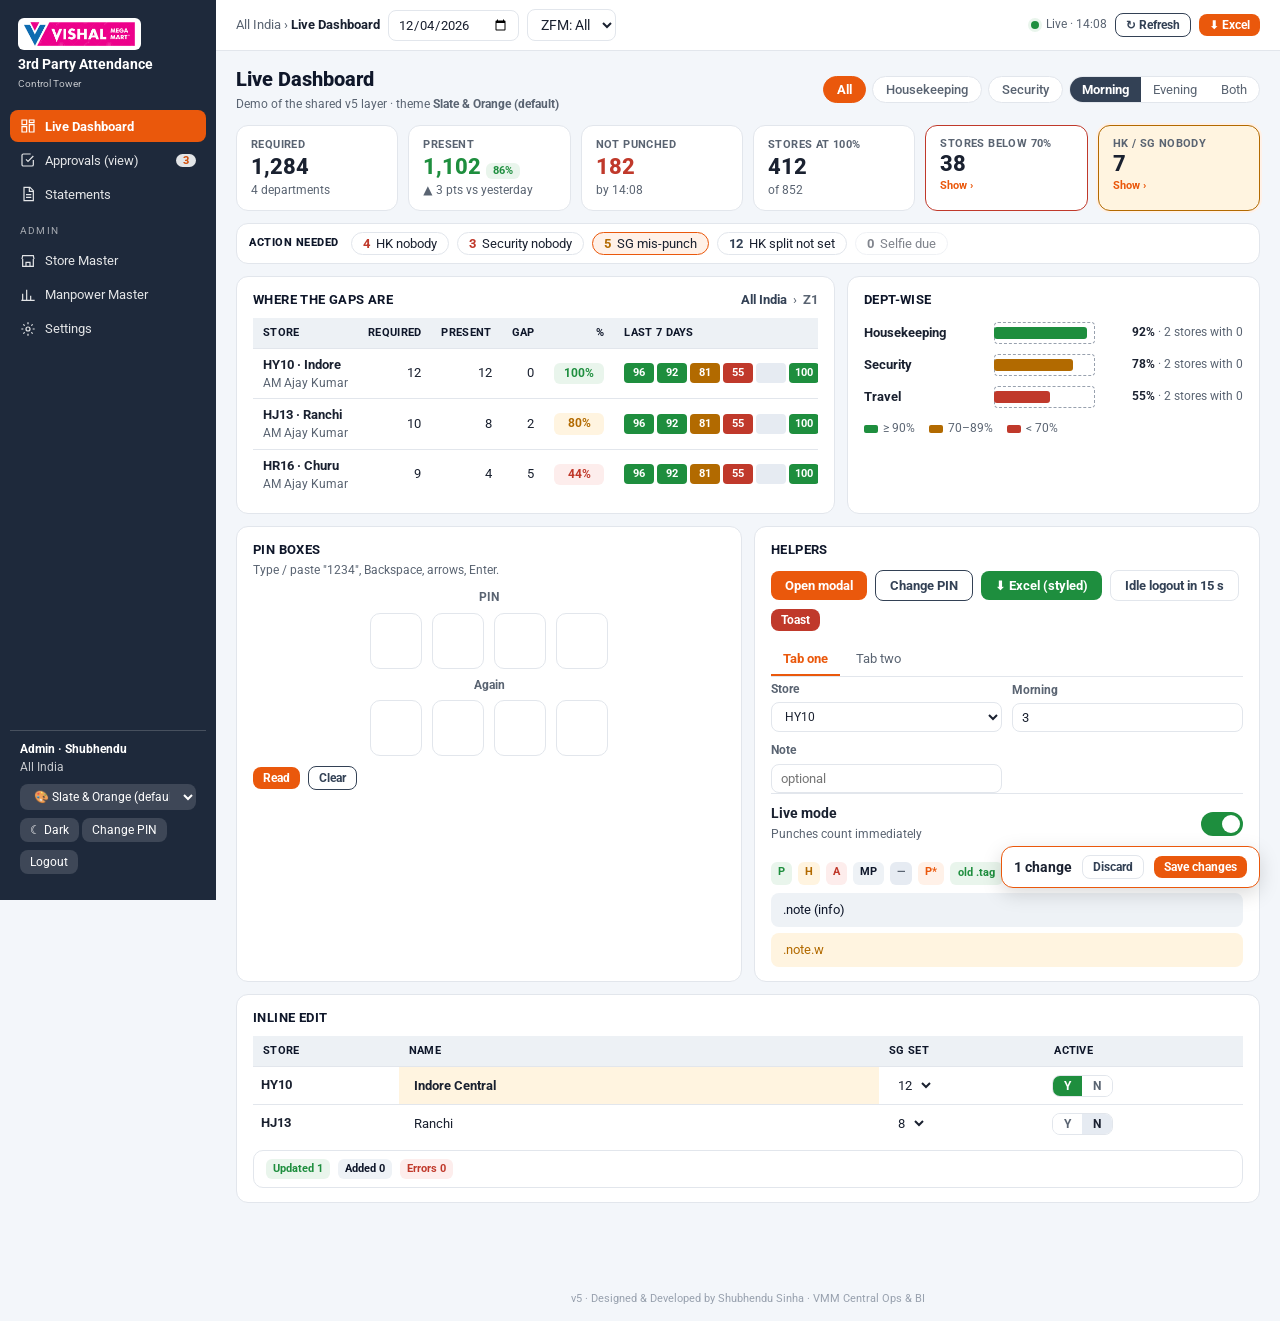
<file: docs/shell-demo.html>
<!doctype html>
<html lang="en">
<head>
<meta charset="utf-8">
<meta name="viewport" content="width=device-width, initial-scale=1, viewport-fit=cover">
<base href="../">
<title>Shell demo · 3rd Party Attendance</title>
<link rel="icon" href="assets/logo.png">
<link rel="stylesheet" href="https://fonts.googleapis.com/css2?family=Roboto:wght@400;500;700;800&display=swap">
<link rel="stylesheet" href="assets/app.css">
</head>
<body>
<div id="root"></div>
<!-- Dev test page for the v5 shared layer (assets/app.js + app.css). No Supabase calls unless you click Change PIN.
     docs/shell-demo.html          desktop sidebar shell
     docs/shell-demo.html?m=1      phone-app shell (store login) -->
<script src="assets/app.js"></script>
<script>
const mobile = /[?&]m=1\b/.test(location.search);
const me = mobile
  ? { role: 'store', name: 'Rahul Jain', post: 'SM', store_code: 'HY10', store_name: 'Indore', token: 'demo' }
  : { role: 'admin', name: 'Shubhendu', emp: '50001', scope: 'All India', token: 'demo' };

const PAGES = {
  ld: 'Live Dashboard', ap: 'Approvals', stm: 'Statements', st: 'Store Master', mp: 'Manpower Master', set: 'Settings',
  td: 'Today', pn: 'Punch', hks: 'HK split', rq: 'Requests', qr: 'QR',
};
let S;
if (mobile) {
  S = mobileShell('#root', { me, active: 'td', title: 'Today', onNav: go,
    tabs: [['td', 'Today', 'td'], ['pn', 'Punch', 'pn'], ['hks', 'HK split', 'mp', true], ['rq', 'Requests', 'rq'], ['stm', 'Statement', 'stm'], ['qr', 'QR', 'qr']] });
  S.setBadge('rq', 2);
} else {
  S = appShell('#root', { me, active: 'ld', title: 'Live Dashboard', onNav: go,
    nav: [['ld', 'Live Dashboard', 'ld'], ['ap', 'Approvals (view)', 'ap', 3], ['stm', 'Statements', 'stm']],
    adminNav: [['st', 'Store Master', 'st'], ['mp', 'Manpower Master', 'mp'], ['set', 'Settings', 'set']] });
  S.bar.insertAdjacentHTML('beforeend', `<input class="f" type="date" value="${todayIST()}"><select><option>ZFM: All</option></select>
    <span class="lvz"><span class="dot"></span>Live · 14:08</span><button class="btn s sm" id="ref">↻ Refresh</button><button class="btn sm" data-a="xls">⬇ Excel</button>`);
}
function go(id) { S.setTitle(PAGES[id] || id); render(id); }

function render(id) {
  S.wrap.innerHTML = `
  <div class="toolrow"><div><h1 class="pt">${esc(PAGES[id] || id)}</h1><div class="sub">Demo of the shared v5 layer · theme <b id="palNow"></b></div></div>
    <span class="pills"><button class="pill on">All</button><button class="pill">Housekeeping</button><button class="pill">Security</button>
    <span class="seg"><button class="on">Morning</button><button>Evening</button><button>Both</button></span></span></div>
  <div class="kpis">
    <div class="kpi"><span class="l">Required</span><span class="v">1,284</span><span class="d">4 departments</span></div>
    <div class="kpi"><span class="l">Present</span><span class="v" style="color:var(--ok)">1,102 <span class="tg ok">86%</span></span><span class="d">▲ 3 pts vs yesterday</span></div>
    <div class="kpi"><span class="l">Not punched</span><span class="v" style="color:var(--red)">182</span><span class="d">by 14:08</span></div>
    <div class="kpi"><span class="l">Stores at 100%</span><span class="v">412</span><span class="d">of 852</span></div>
    <button class="kpi fl r"><span class="l">Stores below 70%</span><span class="v">38</span><span class="go">Show ›</span></button>
    <button class="kpi fl a on"><span class="l">HK / SG nobody</span><span class="v">7</span><span class="go">Show ›</span></button>
  </div>
  <div class="astrip"><span class="t">Action needed</span><button class="ach r"><b>4</b>HK nobody</button><button class="ach r"><b>3</b>Security nobody</button><button class="ach a on"><b>5</b>SG mis-punch</button><button class="ach i"><b>12</b>HK split not set</button><button class="ach zero"><b>0</b>Selfie due</button></div>
  <div class="cols">
    <div class="card"><div class="hd"><h2>Where the gaps are</h2><span class="bc"><button>All India</button>›<b>Z1</b></span></div>
      <div class="tw"><table><thead><tr><th class="l">Store</th><th>Required</th><th>Present</th><th>Gap</th><th>%</th><th class="l">Last 7 days</th></tr></thead><tbody>
      ${[['HY10 · Indore', 12, 12], ['HJ13 · Ranchi', 10, 8], ['HR16 · Churu', 9, 4]].map(([s, r, p]) => { const v = pct(p, r); return `<tr class="click"><td class="l"><b>${s}</b><small>AM Ajay Kumar</small></td><td>${r}</td><td>${p}</td><td>${r - p}</td><td><span class="heat ${v >= 90 ? 'h1' : v >= 70 ? 'h2' : 'h3'}">${v}%</span></td><td class="l"><span class="hm"><i class="g">96</i><i class="g">92</i><i class="a">81</i><i class="r">55</i><i class="n"></i><i class="g">100</i><i class="${v >= 90 ? 'g' : v >= 70 ? 'a' : 'r'}">${v}</i></span></td></tr>`; }).join('')}
      </tbody></table></div></div>
    <div class="card"><h2>Dept-wise</h2><div class="lad">
      ${[['Housekeeping', 92, 'var(--ok)'], ['Security', 78, 'var(--amb)'], ['Travel', 55, 'var(--red)']].map(([n, v, c]) => `<button class="rn">${n}</button><div class="stack"><span class="bm"></span><span class="pr" style="width:${v}%;background:${c}"></span></div><div class="nums"><b>${v}%</b> · 2 stores with 0</div>`).join('')}
    </div><div class="leg"><span><i style="background:var(--ok)"></i>≥ 90%</span><span><i style="background:var(--amb)"></i>70–89%</span><span><i style="background:var(--red)"></i>&lt; 70%</span></div></div>
  </div>
  <div class="cols2">
    <div class="card"><h2>PIN boxes</h2><div class="sub">Type / paste "1234", Backspace, arrows, Enter.</div>
      <div style="margin-top:10px" class="pinrow"><span>PIN</span><div id="pinA"></div></div><div class="pinrow" style="margin-top:8px"><span>Again</span><div id="pinB"></div></div>
      <div class="row" style="margin-top:10px"><button class="btn sm" data-a="pinread">Read</button><button class="btn s sm" data-a="pinclear">Clear</button><span id="pinOut" class="sub"></span></div></div>
    <div class="card"><h2>Helpers</h2><div class="row" style="margin-top:10px">
      <button class="btn" data-a="modal">Open modal</button><button class="btn s" data-a="pinc">Change PIN</button><button class="btn g" data-a="xls">⬇ Excel (styled)</button>
      <button class="btn ghost" data-a="idle">Idle logout in 15 s</button><button class="btn r sm" data-a="toast">Toast</button></div>
      <div class="tabs" style="margin-top:12px"><button class="on">Tab one</button><button>Tab two</button></div>
      <div class="frm"><label>Store<select><option>HY10</option></select></label><label>Morning<input class="f" type="number" value="3"></label><label>Note<input class="f" placeholder="optional"></label></div>
      <div class="tgl"><div><b>Live mode</b><span>Punches count immediately</span></div><button class="swi on" aria-label="toggle"></button></div>
      <div style="margin-top:8px;display:flex;gap:6px;flex-wrap:wrap"><span class="tg ok">P</span><span class="tg amb">H</span><span class="tg red">A</span><span class="tg info">MP</span><span class="tg grey">—</span><span class="tg acc">P*</span><span class="tag ok">old .tag</span><span class="chip">chip ✕</span></div>
      <div class="note" style="margin-top:8px">.note (info)</div><div class="note w" style="margin-top:6px">.note.w</div></div>
  </div>
  <div class="card"><h2>Inline edit</h2><div class="tw"><table class="edt"><thead><tr><th class="l">Store</th><th class="l">Name</th><th class="l">SG set</th><th class="l">Active</th></tr></thead><tbody>
    <tr><td class="l"><b>HY10</b></td><td class="l chg"><input class="ci" value="Indore Central"></td><td class="l"><select class="ci"><option>8</option><option selected>12</option></select></td><td class="l"><span class="sw"><button class="on y">Y</button><button>N</button></span></td></tr>
    <tr><td class="l"><b>HJ13</b></td><td class="l"><input class="ci" value="Ranchi"></td><td class="l"><select class="ci"><option>8</option></select></td><td class="l"><span class="sw"><button>Y</button><button class="on n">N</button></span></td></tr>
  </tbody></table></div>
  <div class="res2" style="margin-top:8px"><span class="tg ok">Updated 1</span><span class="tg info">Added 0</span><span class="tg red">Errors 0</span></div></div>
  <div class="sticky-save"><b>1 change</b><button class="btn ghost sm">Discard</button><button class="btn sm">Save changes</button></div>`;
  $('#palNow').textContent = (Theme.PALS.find((p) => p[0] === Theme.pal()) || [])[1] + (Theme.isDark() ? ' · dark' : '');
  pinBoxes('#pinA'); pinBoxes('#pinB');
  $('#pinA').onEnter = (v) => { $('#pinOut').textContent = 'Enter: ' + v; };
  $('#pinB').onEnter = (v) => { $('#pinOut').textContent = 'Enter B: ' + v; };
}
document.addEventListener('themechange', () => { const e = $('#palNow'); if (e) e.textContent = (Theme.PALS.find((p) => p[0] === Theme.pal()) || [])[1] + (Theme.isDark() ? ' · dark' : ''); });
document.addEventListener('click', (e) => {
  const b = e.target.closest('[data-a]'); if (!b) return;
  const a = b.dataset.a;
  if (a === 'pinread') $('#pinOut').textContent = `A=${pinVal('#pinA')} B=${pinVal($('#pinB'))}`;
  if (a === 'pinclear') { pinClear('#pinA'); pinClear('#pinB', false); }
  if (a === 'modal') {
    const md = modal(`<h3>Edit store HY10</h3><div class="frm"><label>Name<input class="f" value="Indore"></label><label>Mail<input class="f" value="indore@vishalmegamart.in"></label></div>
      <div class="mx"><button class="btn s" data-close>Cancel</button><button class="btn" id="mdOk">Save</button></div>`);
    md.querySelector('#mdOk').onclick = () => { closeModal(); toast('Saved'); };
  }
  if (a === 'pinc') changePinModal(me);
  if (a === 'xls') downloadXlsx([{ 'Store Code': 'HY10', Name: 'Indore', Required: 12, Present: 12, Status: 'OK' }, { 'Store Code': 'HJ13', Name: 'Ranchi — a much longer store name to test width', Required: 10, Present: 8 }], 'Demo_export.xlsx', 'Live');
  if (a === 'idle') { Idle.start({ minutes: 0.25, warn: 10, onLogout: () => { S.wrap.innerHTML = '<div class="note r">Logged out by Idle (demo onLogout).</div>'; } }); toast('Idle logout armed: 15 s, warning in the last 10 s'); }
  if (a === 'toast') toast('Hello from toast()');
});
render(mobile ? 'td' : 'ld');
</script>
</body>
</html>
</file>
<file: assets/app.css>
/* VMM 3rd Party Attendance — shared styles (v5)
   Design system = docs/preview_v6.html (tokens, 9 palettes + dark, sidebar shell, phone app, login hero).
   Theme: <html data-pal="p1|p2|p4|p5|p6|p7|p8|cur"> (none = Slate & Orange) and <html data-theme="dark">,
   set by Theme.apply() in app.js. Status colours (--ok/--amb/--red) are fixed.
   Sections: 1) v5 design system (from the preview)  2) v5 helper additions  3) v1–v4 compatibility. */
/* Default theme = Slate & Orange. Users can switch theme from the menu (saved on their device). Status colours never change. */
:root{--pri:#334155;--pri-d:#0F172A;--pri-l:#EEF2F6;--acc:#EA580C;--acc-l:#FFF1E8;--side:#1E293B;--wk:#94A3B8;--thead:#EDF1F5;
--ink:#1A2130;--mut:#5A6472;--line:#E2E6EC;--bg:#F3F6FA;--card:#fff;--hover:#F7F8FC;--track:#E6EBF2;--grey:#98A1AE;
--ok:#1E8E3E;--ok-l:#E9F5EC;--red:#C0392B;--red-l:#FDEDEC;--amb:#B26A00;--amb-l:#FFF4E0;--font:'Roboto',system-ui,-apple-system,'Segoe UI',sans-serif}
:root[data-pal="p1"]{--pri:#4338CA;--pri-d:#312E81;--pri-l:#EEF2FF;--acc:#0D9488;--acc-l:#E6F6F4;--side:#312E81;--wk:#A5B4FC;--thead:#EEF0FB}
:root[data-pal="p2"]{--pri:#0F766E;--pri-d:#134E4A;--pri-l:#E7F5F3;--acc:#7C3AED;--acc-l:#F1EBFE;--side:#0F4C5C;--wk:#8FD3CB;--thead:#E6F2F0}
:root[data-pal="p4"]{--pri:#6B2C91;--pri-d:#4C1D60;--pri-l:#F4ECF8;--acc:#0284C7;--acc-l:#E6F4FB;--side:#4C1D60;--wk:#C4A3D9;--thead:#F2EAF6}
:root[data-pal="p5"]{--pri:#1D4E89;--pri-d:#0B2545;--pri-l:#E8F0F9;--acc:#0891B2;--acc-l:#E3F5F9;--side:#0B2545;--wk:#93B4DB;--thead:#E7EEF7}
:root[data-pal="p6"]{--pri:#374151;--pri-d:#111827;--pri-l:#F0F1F4;--acc:#7C3AED;--acc-l:#F1EBFE;--side:#111827;--wk:#9CA3AF;--thead:#EEF0F3}
:root[data-pal="p7"]{--pri:#5D4037;--pri-d:#3E2723;--pri-l:#F5EFEC;--acc:#0D9488;--acc-l:#E6F6F4;--side:#3E2723;--wk:#BCA59B;--thead:#F3ECE8}
:root[data-pal="p8"]{--pri:#7A2840;--pri-d:#5B1A2E;--pri-l:#F8ECF0;--acc:#2563EB;--acc-l:#EAF1FE;--side:#5B1A2E;--wk:#D3A3B1;--thead:#F5E9ED}
:root[data-pal="cur"]{--pri:#1565C0;--pri-d:#0D47A1;--pri-l:#EAF3FC;--acc:#E91E8C;--acc-l:#FDE8F3;--side:#1565C0;--wk:#90B6E4;--thead:#EAF0F8}
:root[data-theme="dark"]{--ink:#E8ECF2;--mut:#9AA5B5;--line:#2A3342;--bg:#0F141C;--card:#171E29;--hover:#1B2432;--track:#2A3342;--grey:#6B7686;--thead:#1D2736;
--ok:#52C878;--ok-l:#12301D;--red:#F0766A;--red-l:#3A1C19;--amb:#E8A640;--amb-l:#382A10;--pri:#A5B4C8;--pri-d:#DCE3EC;--pri-l:#1E2733;--acc:#FB8A3C;--acc-l:#3A2010;--side:#0B1220;--wk:#4B5A6E;color-scheme:dark}
:root[data-theme="dark"][data-pal="p1"]{--pri:#8B93F5;--pri-d:#C3C8FB;--pri-l:#1E2147;--acc:#2DD4BF;--acc-l:#0F2F2C;--side:#1B1A4B;--wk:#4B4F9A}
:root[data-theme="dark"][data-pal="p2"]{--pri:#3CC2B5;--pri-d:#9BE3DA;--pri-l:#0E2B29;--acc:#A78BFA;--acc-l:#2A1D4A;--side:#0A2E37;--wk:#2A6F68}
:root[data-theme="dark"][data-pal="p4"]{--pri:#C08AE0;--pri-d:#E4C9F2;--pri-l:#2B1638;--acc:#38BDF8;--acc-l:#0D2C3D;--side:#2C0F3A;--wk:#6E4A85}
:root[data-theme="dark"][data-pal="p5"]{--pri:#7FB0EC;--pri-d:#C2DAF7;--pri-l:#13243A;--acc:#22D3EE;--acc-l:#0B2E36;--side:#071A31;--wk:#355C8A}
:root[data-theme="dark"][data-pal="p6"]{--pri:#B3BAC6;--pri-d:#E2E5EA;--pri-l:#1F242D;--acc:#A78BFA;--acc-l:#2A1D4A;--side:#0A0F18;--wk:#4B5361}
:root[data-theme="dark"][data-pal="p7"]{--pri:#C9A89B;--pri-d:#EAD9D2;--pri-l:#2A1E1A;--acc:#2DD4BF;--acc-l:#0F2F2C;--side:#24160F;--wk:#6E5449}
:root[data-theme="dark"][data-pal="p8"]{--pri:#E08AA3;--pri-d:#F3C8D4;--pri-l:#33141E;--acc:#60A5FA;--acc-l:#10233F;--side:#3A0F1C;--wk:#7A4352}
:root[data-theme="dark"][data-pal="cur"]{--pri:#6AA8F0;--pri-d:#A9CDF8;--pri-l:#14243B;--acc:#F0509F;--acc-l:#3A1528;--side:#0B2A52;--wk:#3F6FA8}
*{box-sizing:border-box;margin:0;padding:0}
body{font:14px/1.45 var(--font);background:var(--bg);color:var(--ink);font-variant-numeric:tabular-nums}
button{font-family:var(--font);cursor:pointer;color:inherit}input,select,textarea{font-family:var(--font);color:var(--ink)}
[hidden]{display:none!important}a{color:var(--pri)}
@keyframes pgin{from{opacity:0;transform:translateY(6px)}}@keyframes grow{from{transform:scaleY(0)}}@keyframes growx{from{transform:scaleX(0)}}@keyframes scan{0%,100%{top:18%}50%{top:78%}}@keyframes spin{to{transform:rotate(360deg)}}
.pg-in>*{animation:pgin .25s ease-out both}
svg.ch rect.br{transform-box:fill-box;transform-origin:bottom;animation:grow .45s cubic-bezier(.2,.8,.2,1) both}
.stack .pr,.track i{transform-origin:left;animation:growx .5s cubic-bezier(.2,.8,.2,1) both}
@media(prefers-reduced-motion:reduce){*{animation:none!important}}
.shell{display:grid;grid-template-columns:216px minmax(0,1fr);min-height:100vh}
.side{background:var(--side);color:#fff;padding:16px 10px;position:sticky;top:0;height:100vh;display:flex;flex-direction:column;gap:2px;overflow:auto}
.brand{display:flex;gap:9px;align-items:center;padding:2px 8px 16px}.brand .lg{height:28px;background:#fff;border-radius:6px;padding:3px 8px;color:var(--side);font-weight:800;font-size:12px;display:flex;align-items:center}
.brand b{font-size:14px;display:block;line-height:1.15}.brand small{font-size:10px;opacity:.72}
.grp{font-size:10px;letter-spacing:1.2px;text-transform:uppercase;opacity:.6;padding:12px 10px 4px}
.nav:not(nav){display:flex;gap:9px;align-items:center;padding:8px 10px;border-radius:8px;font-size:13px;color:#fff;background:none;border:0;text-align:left;opacity:.88;width:100%}
.nav svg{width:16px;height:16px;stroke:currentColor;fill:none;stroke-width:1.8;flex:none}
.nav:not(nav):hover{background:rgba(255,255,255,.1)}.nav.on,.nav.on:hover{background:var(--acc);font-weight:700;opacity:1}
.nav .bd{margin-left:auto;background:#fff;color:var(--acc);border-radius:999px;font-size:10.5px;font-weight:800;padding:0 7px}
.who{margin-top:auto;font-size:12px;padding:10px;border-top:1px solid rgba(255,255,255,.18)}.who b{display:block}.who span{opacity:.75}
.who button,.who select{margin-top:8px;background:rgba(255,255,255,.14);border:0;color:#fff;border-radius:8px;padding:5px 10px;font-size:12px}
.who select option{color:#1A2130}
main{min-width:0}
.bar{position:sticky;top:0;z-index:5;background:var(--card);border-bottom:1px solid var(--line);padding:9px 20px;display:flex;gap:8px;align-items:center;flex-wrap:wrap}
.crumb{font-size:13px;color:var(--mut)}.crumb b{color:var(--ink)}
.lvz{display:flex;gap:7px;align-items:center;font-size:12px;color:var(--mut);margin-left:auto}.dot{width:8px;height:8px;border-radius:50%;background:var(--ok);box-shadow:0 0 0 3px var(--ok-l)}.dot.off{background:var(--grey);box-shadow:none}
select,input.f,textarea.f{font-size:13px;background:var(--card);border:1px solid var(--line);border-radius:8px;padding:6px 9px}
.btn{font:700 13px var(--font);background:var(--acc);color:#fff;border:0;border-radius:8px;padding:7px 14px;white-space:nowrap}
.btn.s{background:var(--card);color:var(--pri);border:1.5px solid var(--pri)}.btn.g{background:var(--ok)}.btn.r{background:var(--red)}.btn.sm{padding:4px 10px;font-size:12px}.btn.ghost{background:none;color:var(--pri);border:1px solid var(--line)}
.btn:disabled{opacity:.5;cursor:not-allowed}
.wrap{padding:14px 20px 28px;display:flex;flex-direction:column;gap:12px}
.pills{display:flex;gap:6px;flex-wrap:wrap;align-items:center}
.pill{font:500 13px var(--font);background:var(--card);border:1px solid var(--line);border-radius:999px;padding:5px 13px}
.pill.on{background:var(--acc);border-color:var(--acc);color:#fff;font-weight:700}
.seg{display:inline-flex;border:1px solid var(--line);border-radius:999px;overflow:hidden;background:var(--card);flex-wrap:nowrap}
.seg button{border:0;background:none;padding:5px 12px;font-size:12.5px;color:var(--mut);white-space:nowrap}.seg button.on{background:var(--pri);color:#fff;font-weight:700}.seg button:disabled{opacity:.4;cursor:default}
.toolrow{display:flex;justify-content:space-between;gap:10px;flex-wrap:wrap;align-items:center}
.card{background:var(--card);border:1px solid var(--line);border-radius:12px;padding:14px 16px;min-width:0}
h2{font-size:13px;font-weight:700;text-transform:uppercase;letter-spacing:.4px;color:var(--pri-d)}
h1.pt{font-size:20px;font-weight:800;color:var(--pri-d)}
.sub{font-size:12px;color:var(--mut);margin-top:2px}
.hd{display:flex;gap:10px;justify-content:space-between;align-items:flex-start;flex-wrap:wrap}
.kpis{display:grid;grid-template-columns:repeat(6,minmax(0,1fr));gap:10px}.kpis.k4{grid-template-columns:repeat(4,minmax(0,1fr))}
.kpi{background:var(--card);border:1px solid var(--line);border-radius:12px;padding:11px 14px;display:flex;flex-direction:column;gap:2px;text-align:left;min-width:0}
.kpi .l{font-size:11px;font-weight:700;letter-spacing:.4px;color:var(--mut);text-transform:uppercase}.kpi .v{font-size:22px;font-weight:800;line-height:1.1}.kpi .d{font-size:12px;color:var(--mut)}
button.kpi{width:100%}button.kpi.fl{border-width:1.5px}button.kpi.fl.r{border-color:var(--red)}button.kpi.fl.a{border-color:var(--amb)}
button.kpi.fl.on.r{background:var(--red-l)}button.kpi.fl.on.a{background:var(--amb-l)}.kpi .go{font-size:11px;font-weight:700;color:var(--acc)}
.tg{font-size:11px;font-weight:700;border-radius:6px;padding:2px 7px;display:inline-block;white-space:nowrap}
.tg.ok{background:var(--ok-l);color:var(--ok)}.tg.amb{background:var(--amb-l);color:var(--amb)}.tg.red{background:var(--red-l);color:var(--red)}.tg.info{background:var(--pri-l);color:var(--pri-d)}.tg.grey{background:var(--track);color:var(--mut)}.tg.acc{background:var(--acc-l);color:var(--acc)}
.track{height:6px;background:var(--track);border-radius:3px;position:relative;margin-top:5px}.track i{position:absolute;left:0;top:0;bottom:0;border-radius:3px}
.cols{display:grid;grid-template-columns:minmax(0,1.45fr) minmax(0,1fr);gap:12px}.cols2{display:grid;grid-template-columns:repeat(2,minmax(0,1fr));gap:12px}
.lad{display:grid;grid-template-columns:118px minmax(0,1fr) 136px;gap:10px 12px;align-items:center;margin-top:12px;font-size:13px}
.lad button.rn{font-weight:700;text-align:left;background:none;border:0;padding:0;font-size:13px}.lad button.rn.on{color:var(--acc)}
.stack{position:relative;height:22px}.stack .bm{position:absolute;inset:0;border:1.5px dashed var(--grey);border-radius:4px}.stack .pr{position:absolute;left:0;top:5px;bottom:5px;border-radius:3px}
.nums{font-size:12px;color:var(--mut);text-align:right}.nums b{color:var(--ink)}
.leg{display:flex;gap:14px;font-size:12px;color:var(--mut);margin-top:12px;flex-wrap:wrap}.leg i{display:inline-block;width:14px;height:8px;border-radius:2px;margin-right:5px;vertical-align:middle}
svg.ch text{font-family:var(--font);fill:var(--mut);font-size:10.5px}svg.ch text.b{fill:var(--ink);font-weight:700}
/* thin action strip */
.astrip{display:flex;gap:8px;align-items:center;flex-wrap:wrap;background:var(--card);border:1px solid var(--line);border-radius:12px;padding:8px 12px}
.astrip .t{font-size:11px;font-weight:800;letter-spacing:.5px;text-transform:uppercase;color:var(--pri-d);margin-right:4px}
.ach{border:1px solid var(--line);background:var(--card);border-radius:999px;padding:3px 11px;font-size:12.5px;display:inline-flex;gap:6px;align-items:center}
.ach b{font-size:13px}.ach.r b{color:var(--red)}.ach.a b{color:var(--amb)}.ach.i b{color:var(--pri)}.ach.on{border-color:var(--acc);background:var(--acc-l)}.ach.zero{opacity:.55}
.tw{overflow-x:auto;margin-top:8px}
table{width:100%;border-collapse:collapse;font-size:13px;min-width:560px}
th{background:var(--thead);color:var(--pri-d);font-size:11px;font-weight:700;letter-spacing:.3px;text-transform:uppercase;text-align:right;padding:7px 10px;white-space:nowrap}
th.l,td.l{text-align:left}
td{padding:7px 10px;border-top:1px solid var(--line);text-align:right;white-space:nowrap}
tbody tr.click{cursor:pointer}tbody tr:hover td{background:var(--hover)}
td small{display:block;color:var(--mut);font-size:11.5px}
.lk{color:var(--pri);font-weight:700;background:none;border:0;font-size:13px;padding:0}
.heat{display:inline-block;min-width:50px;text-align:center;border-radius:6px;padding:2px 6px;font-weight:700;font-size:12px}.h1{background:var(--ok-l);color:var(--ok)}.h2{background:var(--amb-l);color:var(--amb)}.h3{background:var(--red-l);color:var(--red)}
.hm{display:inline-flex;gap:3px}.hm i{width:30px;height:20px;border-radius:4px;font:700 10.5px/20px var(--font);text-align:center;font-style:normal;color:#fff}
.hm i.g{background:var(--ok)}.hm i.a{background:var(--amb)}.hm i.r{background:var(--red)}.hm i.n{background:var(--track)}
.bc{display:flex;gap:6px;align-items:center;font-size:12.5px;color:var(--mut);flex-wrap:wrap}.bc button{border:0;background:none;color:var(--pri);font-weight:700;font-size:12.5px;padding:0}
.chip{border:1px solid var(--acc);background:var(--acc-l);color:var(--acc);border-radius:999px;font-size:12px;font-weight:700;padding:2px 10px}
.note{font-size:12.5px;color:var(--pri-d);background:var(--pri-l);border-radius:8px;padding:8px 12px}.note.w{background:var(--amb-l);color:var(--amb)}.note.r{background:var(--red-l);color:var(--red)}.note.k{background:var(--ok-l);color:var(--ok)}
.toast{position:fixed;left:50%;bottom:24px;transform:translateX(-50%);background:#1A2130;color:#fff;border-radius:10px;padding:10px 16px;font-size:13px;z-index:200;max-width:92vw}
.frm{display:grid;grid-template-columns:repeat(auto-fill,minmax(180px,1fr));gap:10px;align-items:end}.frm label{font-size:12px;font-weight:700;color:var(--mut);display:flex;flex-direction:column;gap:4px}
.frm select,.frm input,.frm textarea{width:100%}
.tgl{display:flex;justify-content:space-between;align-items:center;gap:12px;padding:10px 0;border-top:1px solid var(--line)}.tgl b{display:block;font-size:13.5px}.tgl span{font-size:12px;color:var(--mut)}
.swi{width:42px;height:24px;border-radius:12px;background:var(--track);border:0;position:relative;flex:none}.swi:after{content:"";position:absolute;left:3px;top:3px;width:18px;height:18px;border-radius:50%;background:#fff;transition:left .15s}.swi.on{background:var(--ok)}.swi.on:after{left:21px}
.tabs{display:flex;gap:4px;border-bottom:1px solid var(--line);margin-bottom:4px;flex-wrap:wrap}.tabs button{border:0;background:none;padding:8px 12px;font-size:13px;color:var(--mut);border-bottom:2.5px solid transparent}.tabs button.on{color:var(--acc);border-color:var(--acc);font-weight:700}
.reqc{border:1px solid var(--line);border-radius:10px;padding:12px;display:flex;gap:12px;justify-content:space-between;align-items:center;flex-wrap:wrap;background:var(--card)}
.post{border:1px solid var(--line);border-radius:10px;padding:10px 12px;display:flex;justify-content:space-between;align-items:center;gap:8px}
.dlist{display:flex;flex-direction:column;gap:6px;margin-top:8px}
.stat{display:flex;gap:8px;flex-wrap:wrap}.stat button{border:1px solid var(--line);background:var(--card);border-radius:10px;padding:6px 12px;display:flex;gap:8px;align-items:baseline;font-size:12.5px;color:var(--mut)}.stat button b{font-size:17px;color:var(--ink)}.stat button.on{border-color:var(--acc);background:var(--acc-l)}.stat button.r b{color:var(--red)}.stat button.a b{color:var(--amb)}
/* modal */
.ov{position:fixed;inset:0;background:rgba(10,15,25,.45);z-index:100;display:flex;align-items:center;justify-content:center;padding:16px}
.md{background:var(--card);border-radius:14px;max-width:560px;width:100%;max-height:90vh;overflow:auto;padding:18px;display:flex;flex-direction:column;gap:12px;box-shadow:0 20px 50px rgba(0,0,0,.3)}
.md h3{font-size:16px;color:var(--pri-d)}
.ckl{display:flex;gap:10px;flex-wrap:wrap}.ckl label{display:flex;gap:6px;align-items:center;font-size:13px;font-weight:500;color:var(--ink);flex-direction:row}
/* mail preview */
.mailv{border:1px solid var(--line);border-radius:10px;overflow:hidden;background:#fff;color:#1A2130}
.mailv .mh{background:#F6F7F9;padding:10px 14px;font-size:12.5px;border-bottom:1px solid #E2E6EC;line-height:1.7}.mailv .mh b{display:inline-block;width:62px;color:#5A6472;font-weight:500}
.mailv .mb{padding:16px 18px;font-size:13.5px;line-height:1.6}
.mcode{display:inline-block;font:800 22px/1 monospace;letter-spacing:6px;background:#FFF1E8;color:#C2410C;border-radius:8px;padding:8px 14px;margin:6px 0}
.mkv{border-collapse:collapse;margin:8px 0;min-width:0;width:auto}.mkv td{border:1px solid #E2E6EC;padding:5px 10px;text-align:left;font-size:13px}.mkv td:first-child{background:#F6F7F9;color:#5A6472}
.rlist{max-height:360px;overflow:auto;border:1px solid var(--line);border-radius:10px}
.rlist label{display:flex;gap:8px;align-items:center;padding:7px 10px;border-top:1px solid var(--line);font-size:13px;cursor:pointer}.rlist label:first-child{border-top:0}.rlist label.on{background:var(--acc-l)}.rlist small{color:var(--mut);margin-left:auto;font-size:11.5px}
/* statement A4 */
.a4{width:100%;max-width:210mm;margin:0 auto;background:#fff;color:#1A2130;padding:12mm;display:flex;flex-direction:column;gap:5mm;border-radius:6px;box-shadow:0 10px 30px rgba(0,0,0,.12)}
:where(.a4) .hd2{display:flex;justify-content:center;text-align:center;border-bottom:3px solid var(--pri);padding-bottom:4mm;font-size:16pt;font-weight:800}
:where(.a4) .meta{display:grid;grid-template-columns:repeat(3,1fr);gap:2mm 6mm;font-size:10pt;color:#5A6472}:where(.a4) .meta b{color:#1A2130}
:where(.a4) .grid{display:grid;grid-template-columns:repeat(7,1fr);border:1px solid #E2E6EC}
:where(.a4) .grid>div{border:.5px solid #E2E6EC;min-height:17mm;padding:1.5mm 2mm;font-size:9pt}
:where(.a4) .grid .h{min-height:auto;background:var(--pri);color:#fff;font-weight:700;text-align:center;padding:1.5mm 0;font-size:8.5pt}
:where(.a4) .grid .n{font-weight:700;color:#5A6472}:where(.a4) .grid .blank{background:#FAFBFC}
:where(.a4) .st{margin-top:2mm;display:inline-block;font-weight:800;font-size:11pt;padding:.5mm 3mm;border-radius:2mm}
:where(.a4) .st.P{background:#E9F5EC;color:#1E8E3E}:where(.a4) .st.A{background:#FDEDEC;color:#C0392B}:where(.a4) .st.H{background:#FFF4E0;color:#B26A00}:where(.a4) .st.CO{background:#EEF2F6;color:#334155;font-size:8pt}
:where(.a4) .sum{display:grid;grid-template-columns:repeat(5,1fr);gap:3mm}:where(.a4) .sum div{border-radius:2mm;padding:3mm;text-align:center;font-size:9pt;background:#F3F6FA}:where(.a4) .sum b{display:block;font-size:15pt;margin-top:1mm}
:where(.a4) .sign{display:flex;gap:12mm;margin-top:4mm}:where(.a4) .sign div{flex:1;text-align:center;font-size:9pt;color:#5A6472}
/* login + punch (phone) */
.lgbg{min-height:100vh;background:var(--side);display:flex;align-items:center;justify-content:center;padding:24px 16px}
.lgc{background:#fff;color:#1A2130;border-radius:16px;padding:22px 20px;width:100%;max-width:400px;display:flex;flex-direction:column;gap:12px;box-shadow:0 18px 40px rgba(0,0,0,.25)}
.lgc h1{font-size:20px;text-align:center;color:var(--pri-d)}.lgc .sb{text-align:center;font-size:12.5px;color:#5A6472;margin-top:-8px}
.roles{display:grid;grid-template-columns:repeat(3,1fr);gap:6px}.roles button{border:1.5px solid #E2E6EC;border-radius:10px;padding:8px 2px;font-size:12px;font-weight:700;color:#5A6472;background:#fff}.roles button.on{border-color:var(--acc);background:var(--acc-l);color:var(--acc)}
.lgc label{font-size:12.5px;font-weight:700;display:flex;flex-direction:column;gap:4px}.lgc input,.lgc select{border:1px solid #CFD6E0;border-radius:8px;padding:10px 12px;font-size:15px;background:#fff;color:#1A2130}
.lgc .btn{padding:12px;font-size:15px;width:100%}
.pins{display:flex;gap:10px;justify-content:center}.pins input{width:52px;height:56px;text-align:center;font-size:24px;font-weight:800}
.phone{max-width:420px;margin:0 auto;min-height:100vh;background:var(--bg);display:flex;flex-direction:column}
.phd{background:var(--side);color:#fff;padding:12px 16px}.phd b{display:block;font-size:16px}.phd small{opacity:.8;font-size:12px}
.pbody{padding:14px 16px;display:flex;flex-direction:column;gap:12px}
.bigbtn{border:0;border-radius:14px;padding:20px;font-size:20px;font-weight:800;color:#fff}
.cam{position:fixed;inset:0;background:#000;z-index:150;display:flex;flex-direction:column;align-items:center;justify-content:center;color:#fff;gap:14px}
.cam .vf{position:relative;width:280px;height:360px;border-radius:16px;overflow:hidden;background:#222}
.cam video,.cam canvas{width:100%;height:100%;object-fit:cover;transform:scaleX(-1)}
.cam .oval{position:absolute;left:50%;top:50%;width:190px;height:250px;transform:translate(-50%,-50%);border:3px solid rgba(255,255,255,.85);border-radius:50%;box-shadow:0 0 0 999px rgba(0,0,0,.35)}
.cam .oval.ok{border-color:#52C878}.cam .ln{position:absolute;left:12%;right:12%;height:2px;background:#52C878;box-shadow:0 0 12px #52C878;animation:scan 1.2s ease-in-out infinite}
.cam .face{position:absolute;left:50%;top:50%;transform:translate(-50%,-50%);width:150px;height:200px}
.spinr{width:26px;height:26px;border:3px solid rgba(255,255,255,.3);border-top-color:#fff;border-radius:50%;animation:spin .8s linear infinite}

/* v4: login (KPI Control Tower style) */
.login2{position:relative;min-height:100vh;overflow:hidden;background:radial-gradient(1200px 700px at 15% 10%,color-mix(in srgb,var(--side) 70%,#fff 10%) 0%,var(--side) 45%,color-mix(in srgb,var(--side) 80%,#000) 100%);color:#fff}
.login2:before{content:"";position:absolute;inset:0;background-image:linear-gradient(rgba(255,255,255,.06) 1px,transparent 1px),linear-gradient(90deg,rgba(255,255,255,.06) 1px,transparent 1px);background-size:46px 46px;animation:lgrid 7s linear infinite;-webkit-mask-image:radial-gradient(ellipse at 30% 40%,#000 25%,transparent 75%);mask-image:radial-gradient(ellipse at 30% 40%,#000 25%,transparent 75%);pointer-events:none}
@keyframes lgrid{to{background-position:46px 46px,46px 46px}}
.blob{position:absolute;border-radius:50%;filter:blur(60px);opacity:.4;pointer-events:none;animation:lfloat 14s ease-in-out infinite alternate}
.b1{width:420px;height:420px;background:var(--acc);left:-120px;bottom:-140px}.b2{width:360px;height:360px;background:#38BDF8;right:28%;top:-120px;animation-delay:-5s}.b3{width:300px;height:300px;background:#A78BFA;right:-80px;bottom:10%;animation-delay:-9s;opacity:.28}
@keyframes lfloat{to{transform:translate(40px,-30px) scale(1.12)}}
.lshell{position:relative;min-height:100vh;display:flex;align-items:center;justify-content:center;gap:48px;padding:28px 20px;max-width:1240px;margin:0 auto;flex-wrap:wrap}
.hero{flex:1 1 520px;max-width:640px;min-width:0}
.llogo{display:inline-flex;background:#fff;color:var(--side);border-radius:10px;padding:6px 12px;font-weight:800;box-shadow:0 6px 18px rgba(0,0,0,.18)}
.eyb{margin-top:16px;font-size:12px;letter-spacing:1.6px;text-transform:uppercase;opacity:.8;font-weight:700}
.hero h2{text-transform:none;color:#fff;font-size:clamp(28px,3.3vw,42px);line-height:1.12;margin:8px 0 10px;font-weight:800;letter-spacing:-.5px}
.hero h2 em{font-style:normal;background:linear-gradient(90deg,#FDBA74,#FFE4CC);-webkit-background-clip:text;background-clip:text;color:transparent}
.hero p.ld{font-size:15px;opacity:.86;max-width:540px;margin-bottom:18px}
.bnr{position:relative;background:rgba(255,255,255,.08);border:1px solid rgba(255,255,255,.18);border-radius:18px;padding:16px 18px 14px;backdrop-filter:blur(6px);box-shadow:0 20px 50px rgba(0,0,0,.2);min-height:220px;overflow:hidden}
.bnr .lv{position:absolute;right:16px;top:14px;font-size:11px;font-weight:700;letter-spacing:.8px;display:flex;align-items:center;gap:6px}
.bnr .lv i{width:8px;height:8px;border-radius:50%;background:#4CEB8B;animation:lpulse 1.6s infinite}
@keyframes lpulse{0%{box-shadow:0 0 0 0 rgba(76,235,139,.7)}70%{box-shadow:0 0 0 9px rgba(76,235,139,0)}100%{box-shadow:0 0 0 0 rgba(76,235,139,0)}}
.slide{display:flex;gap:18px;align-items:center;animation:pgin .5s ease-out}
.slide .st{flex:0 0 170px}.slide .st b{display:block;font-size:11px;letter-spacing:1.2px;text-transform:uppercase;color:#FDBA74}.slide .st h3{margin:4px 0 6px;font-size:18px;line-height:1.2}.slide .st span{font-size:12.5px;opacity:.82}
.slide svg{flex:1 1 auto;min-width:0;height:160px}.slide svg text{fill:#fff;font-size:11px;font-family:var(--font)}
.gbx{transform-box:fill-box;transform-origin:left;animation:growx .9s cubic-bezier(.2,.8,.2,1) both}
.dots{display:flex;gap:6px;margin-top:10px}.dots button{width:22px;height:5px;border-radius:3px;border:0;background:rgba(255,255,255,.3);padding:0}.dots button.on{background:var(--acc);width:34px}
.lstats{display:grid;grid-template-columns:repeat(4,1fr);gap:10px;margin-top:14px}
.lstats div{background:rgba(255,255,255,.08);border:1px solid rgba(255,255,255,.16);border-radius:12px;padding:10px 12px}.lstats b{display:block;font-size:20px;font-weight:800}.lstats span{font-size:11.5px;opacity:.8}
.lcard{flex:0 0 400px;max-width:100%;width:400px;background:#fff;color:#1A2130;border-radius:18px;padding:22px 24px 16px;box-shadow:0 28px 60px rgba(0,0,0,.3);animation:pgin .5s ease-out}
.lcard .ey{font-size:10.5px;letter-spacing:1.4px;text-transform:uppercase;color:#5A6472;font-weight:700;text-align:center}
.lcard h1{margin:4px 0 2px;font-size:22px;font-weight:800;color:#0F172A;text-align:center}
.lcard .sb{font-size:13px;color:#5A6472;text-align:center;margin-bottom:12px}
.rc{display:grid;grid-template-columns:repeat(6,1fr);gap:5px}.rc button{border:1.5px solid #E2E6EC;border-radius:10px;background:#fff;padding:8px 0;font-size:11.5px;font-weight:700;color:#37474F}.rc button.on{border-color:var(--acc);background:var(--acc-l);color:var(--acc)}
.lcard .lb{display:block;font-size:12px;font-weight:700;color:#37474F;margin:10px 0 4px}
.lcard input[type=text],.lsel{width:100%;font:15px var(--font);padding:11px 12px;border:1.5px solid #CFD6E0;border-radius:10px;background:#fff;color:#1A2130}
.lcard input:focus,.lsel:focus{outline:none;border-color:var(--pri);box-shadow:0 0 0 3px rgba(51,65,85,.15)}
.lin{position:relative}.lin .ic{position:absolute;left:11px;top:50%;transform:translateY(-50%);width:17px;height:17px;color:#90A4AE;pointer-events:none}.lcard .lin input{padding-left:38px}
.capr{display:flex;gap:8px;align-items:center}.capr .cap{flex:0 0 150px;height:44px;border-radius:8px;overflow:hidden;display:block}.capr button{border:1.5px solid #CFD6E0;background:#fff;border-radius:10px;width:42px;height:44px;color:var(--pri);font-size:18px;flex:none}
.capr input[type=text]{text-transform:uppercase;letter-spacing:3px;font-weight:700;min-width:0}
.lrow{display:flex;justify-content:space-between;align-items:center;margin:12px 0 2px;font-size:13px}.lrow label{display:flex;gap:6px;align-items:center;color:#37474F}.lrow input{accent-color:var(--acc);width:16px;height:16px}
.lrow a,.lfirst a{color:var(--acc);font-weight:700;text-decoration:none}
.lbtn{width:100%;margin-top:14px;border:0;border-radius:10px;padding:13px;font-size:16px;font-weight:700;color:#fff;background:linear-gradient(90deg,var(--acc),color-mix(in srgb,var(--acc) 75%,#000));box-shadow:0 8px 20px color-mix(in srgb,var(--acc) 35%,transparent)}
.lmsg{border-radius:10px;padding:8px 12px;font-size:13px;margin-top:10px;background:#FDEDEC;color:#C0392B}
.lfirst{text-align:center;font-size:13px;color:#5A6472;margin-top:12px}
.lsplit{border-top:1px solid #E2E6EC;margin-top:14px;padding-top:10px;text-align:center;font-size:12px;color:#5A6472}.lsplit b{color:#0F172A}
.lsec{margin-top:4px;color:#1E8E3E;font-size:11.5px;display:flex;gap:6px;align-items:center;justify-content:center}.lsec i{width:7px;height:7px;border-radius:50%;background:#1E8E3E}
.lcard .pins input{width:56px;height:58px;text-align:center;font-size:26px;font-weight:800;border:1.5px solid #CFD6E0;border-radius:12px;color:#1A2130;background:#fff}
.pins input{border:1.5px solid var(--line);border-radius:10px;background:var(--card)}.pins input:focus{outline:none;border-color:var(--acc);box-shadow:0 0 0 3px var(--acc-l)}
/* v4: inline-edit master */
table.edt td{padding:5px 8px}.ci{font-size:12.5px;border:1px solid transparent;background:transparent;border-radius:6px;padding:4px 6px;color:var(--ink);max-width:170px}.ci:hover{border-color:var(--line)}.ci:focus{border-color:var(--acc);background:var(--card);outline:none}
td.chg{background:var(--amb-l)!important}td.chg .ci{font-weight:700}
.sw{display:inline-flex;border:1px solid var(--line);border-radius:8px;overflow:hidden}.sw button{border:0;background:var(--card);color:var(--mut);padding:3px 11px;font-size:12px;font-weight:700}.sw button.on.y{background:var(--ok);color:#fff}.sw button.on.n{background:var(--track);color:var(--ink)}
.sticky-save{position:sticky;bottom:12px;align-self:flex-end;background:var(--card);border:1.5px solid var(--acc);border-radius:12px;padding:8px 12px;display:flex;gap:10px;align-items:center;box-shadow:0 6px 20px rgba(0,0,0,.15);z-index:6}
.res2{display:flex;gap:8px;align-items:center;flex-wrap:wrap;background:var(--card);border:1px solid var(--line);border-radius:10px;padding:8px 12px;font-size:13px}
button.kpi.fl.on{box-shadow:0 0 0 2px var(--acc-l)}
@media(max-width:760px){.rc{grid-template-columns:repeat(3,1fr)}.lstats{grid-template-columns:repeat(2,1fr)}.slide{flex-direction:column;align-items:flex-start}.slide svg{width:100%}.lcard{padding:18px 16px}.hero{flex-basis:100%}.lshell{gap:20px}}

/* v5: Store Live login animation */
.login2 .slide{display:none}.login2 .slide.on{display:flex}
.gb{transform-box:fill-box;transform-origin:left;animation:growx 1.1s cubic-bezier(.2,.8,.2,1) both}
.gl{stroke-dasharray:600;animation:draw 1.8s ease-out both}@keyframes draw{from{stroke-dashoffset:600}}
.login2{transition:opacity .32s ease,transform .32s ease}.login2.out{opacity:0;transform:scale(1.03);pointer-events:none}
.lcard .lc-logo{display:flex;justify-content:center;margin-bottom:8px}
.login2{background:radial-gradient(1200px 700px at 15% 10%,#3B4A63 0%,var(--side) 42%,#0B1220 100%)}
:root[data-pal="cur"] .login2{background:radial-gradient(1200px 700px at 15% 10%,#1E7BE0 0%,#1565C0 40%,#0B3D91 100%)}
/* v5: store = phone app */
.mapp{max-width:480px;margin:0 auto;min-height:100vh;background:var(--bg);display:flex;flex-direction:column;box-shadow:0 0 0 1px var(--line);position:relative}
.mhd{position:sticky;top:0;z-index:20;background:var(--side);color:#fff;padding:10px 14px;display:flex;justify-content:space-between;align-items:center}.mhd b{display:block;font-size:16px}.mhd small{opacity:.8;font-size:12px}
.mhd button{background:rgba(255,255,255,.14);border:0;color:#fff;border-radius:8px;width:38px;height:36px;font-size:18px}
.mmenu{display:flex;gap:6px;flex-wrap:wrap;padding:8px 12px;background:var(--card);border-bottom:1px solid var(--line)}
.mapp .wrap{padding:12px 12px 90px;gap:10px}
.mtab{position:sticky;bottom:0;z-index:20;display:grid;grid-template-columns:repeat(6,1fr);background:var(--card);border-top:1px solid var(--line);padding:4px 2px calc(4px + env(safe-area-inset-bottom,0px))}
.mtab button{border:0;background:none;display:flex;flex-direction:column;align-items:center;gap:2px;padding:6px 0;font-size:10.5px;color:var(--mut);position:relative;border-radius:10px}
.mtab svg{width:22px;height:22px;stroke:currentColor;fill:none;stroke-width:1.8}.mtab button.on{color:var(--acc);font-weight:700;background:var(--acc-l)}
.mdot{position:absolute;top:4px;right:calc(50% - 16px);width:8px;height:8px;border-radius:50%;background:var(--amb)}
.mrow{display:flex;gap:8px;align-items:center;flex-wrap:wrap}
.mob .cols,.mob .cols2{grid-template-columns:minmax(0,1fr)}.mob .kpis,.mob .kpis.k4{grid-template-columns:repeat(2,minmax(0,1fr))}.mob .frm{grid-template-columns:minmax(0,1fr)}
.mob h1.pt{font-size:18px}.mob .toolrow{gap:8px}.mob table{min-width:0}.mob .kpi .v{font-size:20px}
.mob .a4{padding:12px}.mob :where(.a4) .meta{grid-template-columns:1fr 1fr}.mob :where(.a4) .sum{grid-template-columns:repeat(3,1fr)}.mob :where(.a4) .grid>div{min-height:44px;font-size:11px;padding:3px}.mob :where(.a4) .st{font-size:11px;padding:0 4px}.mob :where(.a4) .hd2{font-size:15px}
.mob .btn{padding:9px 14px}.mob .frm input,.mob .frm select{padding:10px;font-size:15px}

/* v6: 3rd-party staff hero motion */
.pp{animation:pin .5s ease-out both,bob 2.6s ease-in-out .6s infinite}@keyframes pin{from{opacity:0;transform:translateY(14px)}}
.pp{transform-box:fill-box}@keyframes bob{50%{translate:0 -3px}}
.mop{transform-box:fill-box;transform-origin:top left;animation:sway 1.6s ease-in-out infinite}@keyframes sway{50%{transform:rotate(-12deg)}}
.hand{animation:turn 2.4s cubic-bezier(.4,.1,.2,1) both}@keyframes turn{from{transform:rotate(0)}to{transform:rotate(360deg)}}
.arc{animation:arcd 2.4s ease-out both}@keyframes arcd{from{stroke-dashoffset:327}to{stroke-dashoffset:0}}
.pop{transform-box:fill-box;transform-origin:center;animation:popin .45s cubic-bezier(.3,1.6,.5,1) both}@keyframes popin{from{opacity:0;transform:scale(.3)}}
.scan{animation:scany 1.4s ease-in-out infinite}@keyframes scany{0%,100%{transform:translateY(0)}50%{transform:translateY(64px)}}
@media print{.side,.bar,.noprint{display:none!important}.shell{display:block}.wrap{padding:0}.a4{box-shadow:none;max-width:none}body{background:#fff}}
@media(max-width:1180px){.kpis{grid-template-columns:repeat(3,minmax(0,1fr))}.cols,.cols2{grid-template-columns:minmax(0,1fr)}}
@media(max-width:760px){.shell{grid-template-columns:minmax(0,1fr)}.side{position:static;height:auto;flex-direction:row;flex-wrap:wrap;padding:8px;gap:4px}.brand,.grp{display:none}.who{margin-top:0;border:0;padding:4px;display:flex;gap:6px;align-items:center;flex-wrap:wrap}.who b,.who span,.who br{display:none}.who button,.who select{margin-top:0}.nav:not(nav){width:auto}.nav .lbl2{display:none}
.kpis,.kpis.k4{grid-template-columns:repeat(2,minmax(0,1fr))}.bar,.wrap{padding-left:16px;padding-right:16px}
.lad{grid-template-columns:100px minmax(0,1fr)}.lad .nums{grid-column:1/-1;text-align:left;margin-top:-6px}.lvz{margin-left:0}.hm i{width:18px;font-size:0}.seg{overflow-x:auto;max-width:100%}
.a4{padding:12px}:where(.a4) .meta{grid-template-columns:1fr 1fr}:where(.a4) .sum{grid-template-columns:repeat(3,1fr)}:where(.a4) .grid>div{min-height:44px;font-size:11px;padding:3px}:where(.a4) .st{font-size:11px;padding:0 4px}}

/* =====================================================================
   v5 additions (not in the preview): shell helpers, modal, idle, PIN
   ===================================================================== */
html,body{min-height:100%}
body{-webkit-text-size-adjust:100%}
.side .brand{flex-direction:column;align-items:flex-start;gap:6px}.side .brand .lg{height:auto;padding:4px 6px}.side .lg img{height:24px;display:block}
.side .who .wsel{max-width:100%}
.side .who .wbtns{display:flex;gap:6px;flex-wrap:wrap}
.side .who .wbtns button{margin-top:8px}
.side .foot2{font-size:10px;opacity:.55;padding:8px 10px 0;line-height:1.35}
main.shmain{display:flex;flex-direction:column;min-height:100vh}
main.shmain>.wrap{flex:1}
.shell .foot{padding:6px 20px 14px}
.bar:empty{display:none}
.mapp .wrap{flex:1}
.mapp .foot{padding-bottom:6px}
.mhd .mt{min-width:0}.mhd .mt b,.mhd .mt small{white-space:nowrap;overflow:hidden;text-overflow:ellipsis;display:block}
.mmenu select{font-size:13px}
.mtab{grid-template-columns:repeat(var(--tabs,6),1fr)}
.mtab .bd{position:absolute;top:2px;right:calc(50% - 22px);background:var(--acc);color:#fff;border-radius:999px;font-size:10px;font-weight:800;padding:0 5px;line-height:15px}
.ov .md .mx{display:flex;gap:8px;justify-content:flex-end;flex-wrap:wrap}
.ov.idle{z-index:300}
.pins input{width:52px;height:56px;text-align:center;font-size:24px;font-weight:800;color:var(--ink);caret-color:var(--acc)}
.pins.sm input{width:44px;height:48px;font-size:20px}
.pins.bad input{border-color:var(--red);animation:shake .3s}
@keyframes shake{25%{transform:translateX(-4px)}75%{transform:translateX(4px)}}
.pinrow{display:flex;flex-direction:column;gap:6px;align-items:center}
.pinrow>span{font-size:12px;font-weight:700;color:var(--mut)}
.lgbg .lgc .btn{margin-top:4px}

/* =====================================================================
   Backward compatibility: v1–v4 class names still used by pages that are
   not (yet) rewritten — restyled with the v5 tokens. Do not use these in
   new code; prefer the v5 classes above.
   ===================================================================== */
:root{--blue:var(--pri);--blue-d:var(--pri-d);--blue-l:var(--pri-l);--pink:var(--acc);--pink-l:var(--acc-l);--wa:#1FA855}
body{line-height:1.45}
button,input,select,textarea{font-size:inherit}
.btn{cursor:pointer;text-align:center;text-decoration:none;display:inline-block}
.btn.o{background:var(--card);color:var(--pri);border:1.5px solid var(--pri)}
.btn.blue{background:var(--pri)}.btn.red{background:var(--red)}.btn.wa{background:var(--wa)}
.btn:focus-visible,.pill:focus-visible,.role:focus-visible,.nav:focus-visible{outline:3px solid var(--acc);outline-offset:2px}
/* older pages expect large, full-width buttons inside cards / page columns */
.blue-page .btn:not(.sm),.gate .btn:not(.sm),.hdr~.wrap>.btn:not(.sm),.hdr~.wrap .row>.btn:not(.sm),.hdr~.wrap .list .btn:not(.sm),.dlg .btn:not(.sm){padding:12px 16px;font-size:15px;border-radius:10px}
.link{background:none;border:none;color:var(--pri);font-weight:700;font-size:13px;cursor:pointer;padding:4px}
.credit{text-align:center;font-size:11px;color:var(--grey);margin-top:4px}
.foot{text-align:center;font-size:11px;color:var(--grey);padding:8px}
.note{line-height:1.45}.note.i{background:var(--pri-l);color:var(--pri-d)}
label.lbl,.lbl{font-size:13px;font-weight:700;display:block;margin-bottom:4px}
.in{width:100%;border:1px solid var(--line);border-radius:8px;padding:10px 12px;font-size:15px;background:var(--card);color:var(--ink)}
.in:focus{outline:2px solid var(--acc);outline-offset:0;border-color:var(--acc)}
.field{display:flex;flex-direction:column}
.row{display:flex;gap:8px;flex-wrap:wrap;align-items:center}
.grow{flex:1}
.mini{font-size:12px;color:var(--mut)}
.math{background:var(--bg);border-radius:10px;padding:12px;text-align:center;font-size:24px;font-weight:800;color:var(--pri-d)}
.big{font-size:44px;font-weight:800;text-align:center;color:var(--red)}
.lang{display:inline-flex;border:1.5px solid var(--line);border-radius:999px;overflow:hidden;font-size:12px;font-weight:700;align-self:flex-end}
.lang button{border:none;background:none;padding:4px 10px;color:var(--mut);cursor:pointer}
.lang button.on{background:var(--pri);color:#fff}
.hdr .lang,.mhd .lang,.side .lang{border-color:rgba(255,255,255,.5)}
.hdr .lang button,.mhd .lang button,.side .lang button{color:#fff}
.hdr .lang button.on,.mhd .lang button.on,.side .lang button.on{background:#fff;color:var(--side)}
/* login card on dark page (index v4, consent gate) */
.blue-page{min-height:100vh;background:radial-gradient(1200px 700px at 15% 10%,#3B4A63 0%,var(--side) 42%,#0B1220 100%);display:flex;align-items:center;justify-content:center;padding:24px 16px}
:root[data-pal] .blue-page{background:var(--side)}
.blue-page .card,.gate .card{border-radius:16px;padding:24px 20px;width:100%;max-width:400px;display:flex;flex-direction:column;gap:12px;box-shadow:0 18px 40px rgba(0,0,0,.25);border:0}
.logo{height:40px;align-self:center}
.ttl{font-size:20px;font-weight:800;color:var(--pri-d);text-align:center;line-height:1.2;margin:0;text-transform:none;letter-spacing:0}
.blue-page .sub,.gate .sub{text-align:center;font-size:13px;margin:-6px 0 0}
.blue-page .roles{grid-template-columns:repeat(5,1fr)}
.role{border:1.5px solid var(--line);border-radius:10px;padding:8px 2px;text-align:center;font-size:11px;font-weight:700;color:var(--mut);background:var(--card);cursor:pointer}
.role .ic{font-size:18px;display:block;margin-bottom:2px}
.role.on{border-color:var(--acc);background:var(--acc-l);color:var(--acc)}
.steps{display:flex;gap:6px;align-items:center;justify-content:center;font-size:12px;color:var(--mut)}
.steps b{width:20px;height:20px;border-radius:50%;background:var(--line);display:inline-flex;align-items:center;justify-content:center;font-size:11px}
.steps b.on{background:var(--pri);color:#fff}
.gate{position:fixed;inset:0;z-index:40;background:var(--side);display:flex;align-items:center;justify-content:center;padding:24px 16px;overflow:auto}
/* mobile page header (punch / store v4 / statement / qr / privacy) */
.hdr{background:var(--side);color:#fff;padding:12px 16px;display:flex;align-items:center;gap:10px;position:sticky;top:0;z-index:5}
.hdr .t{flex:1;min-width:0}
.hdr b{display:block;font-size:16px;white-space:nowrap;overflow:hidden;text-overflow:ellipsis}
.hdr small{font-size:12px;opacity:.85}
.hdr .x{background:none;border:1px solid rgba(255,255,255,.5);color:#fff;border-radius:8px;padding:6px 10px;font-size:12px;cursor:pointer}
.hdr~.wrap,.hdr~main.wrap{max-width:560px;margin:0 auto;width:100%;padding:12px 16px 32px}
.doc h2{text-transform:none;letter-spacing:0}
/* old segmented control: equal-width buttons */
.hdr~.wrap .seg{display:flex}.hdr~.wrap .seg button{flex:1;padding:8px 4px;font-size:13px}
.seg.blue button.on{background:var(--pri)}
.k2{display:grid;grid-template-columns:1fr 1fr;gap:10px}
.k2 .kpi,.k5 .kpi{display:block}
.kpi .p{font-size:12px;font-weight:700;margin-left:4px}
.kpi .bar{position:static;display:block;height:6px;border-radius:3px;background:var(--track);overflow:hidden;margin-top:6px;padding:0;border:0;z-index:auto}
.kpi .bar i{display:block;height:100%;border-radius:3px}
.list{background:var(--card);border:1px solid var(--line);border-radius:12px;overflow:hidden}
.li{display:flex;justify-content:space-between;align-items:center;gap:10px;padding:11px 12px;border-bottom:1px solid var(--line);font-size:14px}
.li:last-child{border-bottom:none}
.li .m{min-width:0}.li .m span{display:block;color:var(--mut);font-size:12px}
.li.click{cursor:pointer}.li.click:hover{background:var(--hover)}
.tag{font-size:11px;font-weight:700;padding:3px 8px;border-radius:6px;white-space:nowrap;display:inline-block}
.tag.ok{background:var(--ok-l);color:var(--ok)}.tag.w{background:var(--amb-l);color:var(--amb)}.tag.r{background:var(--red-l);color:var(--red)}.tag.i{background:var(--pri-l);color:var(--pri-d)}
.banner{background:var(--red-l);color:var(--red);border-radius:10px;padding:12px;font-weight:700;display:flex;justify-content:space-between;align-items:center;cursor:pointer;border:none;width:100%;font-size:14px;text-align:left}
.banner.ok{background:var(--ok-l);color:var(--ok);cursor:default}
.sec{font-size:13px;font-weight:700;color:var(--mut);margin:6px 0 -4px;text-transform:uppercase;letter-spacing:.4px}
.pill{cursor:pointer;color:var(--mut)}.pill.on{color:#fff}
.empty{text-align:center;color:var(--mut);padding:20px 8px;font-size:14px}
.check{width:76px;height:76px;border-radius:50%;background:var(--ok-l);color:var(--ok);font-size:40px;font-weight:800;display:flex;align-items:center;justify-content:center;align-self:center}
.spin{width:22px;height:22px;border:3px solid var(--line);border-top-color:var(--acc);border-radius:50%;animation:spin .8s linear infinite;margin:20px auto}
.cal{display:grid;grid-template-columns:repeat(7,1fr);gap:4px;text-align:center;font-size:13px}
.cal .h{color:var(--mut);font-size:11px}
.cal button{border:1px solid var(--line);background:var(--card);border-radius:8px;padding:8px 0;cursor:pointer;color:var(--ink)}
.cal button.on{background:var(--acc);border-color:var(--acc);color:#fff;font-weight:700}
.cal button:disabled{color:var(--grey);background:transparent;border-color:transparent;cursor:default}
.calhd{display:flex;justify-content:space-between;align-items:center;font-weight:700}
.calhd button{border:none;background:none;font-size:20px;cursor:pointer;padding:4px 10px;color:var(--pri)}
.chip{display:inline-flex;align-items:center;gap:6px;cursor:pointer}
/* old desktop shell: <div class="shell"><nav class="nav">…</nav><main class="main">…</main></div> */
nav.nav{background:var(--side);color:#fff;padding:16px 10px;display:flex;flex-direction:column;gap:2px;position:sticky;top:0;height:100vh;overflow:auto;min-width:0}
nav.nav .brand{background:#fff;border-radius:6px;padding:4px 6px;align-self:flex-start;display:block}
nav.nav .brand img{height:26px;display:block}
nav.nav .subt{font-size:10px;letter-spacing:1px;opacity:.8;margin:6px 0 4px}
nav.nav .who{font-size:13px;font-weight:700;margin:6px 0 0;padding:0;border:0}
nav.nav .who small{display:block;font-weight:400;opacity:.8}
nav.nav .grp{padding:12px 10px 4px}
nav.nav button{background:none;border:none;color:#fff;text-align:left;padding:8px 10px;border-radius:8px;font-size:13px;cursor:pointer;opacity:.9}
nav.nav button:hover{background:rgba(255,255,255,.1)}
nav.nav button.on{background:var(--acc);font-weight:700;opacity:1}
nav.nav .bottom{margin-top:auto;font-size:10px;opacity:.6;padding-top:12px}
.main{min-width:0;padding:16px 20px 40px;display:flex;flex-direction:column;gap:14px}
.top{display:flex;justify-content:space-between;align-items:center;gap:10px;flex-wrap:wrap}
.top h1{font-size:20px;color:var(--pri-d);margin:0}
.flt{display:flex;gap:8px;flex-wrap:wrap;align-items:center}
.flt select,.flt input{border:1px solid var(--line);border-radius:8px;padding:6px 9px;background:var(--card);font-size:13px;color:var(--ink)}
.k5{display:grid;grid-template-columns:repeat(auto-fit,minmax(150px,1fr));gap:10px}
.pies{display:grid;grid-template-columns:repeat(auto-fit,minmax(170px,1fr));gap:10px}
.pie{background:var(--card);border:1px solid var(--line);border-radius:12px;padding:14px;display:flex;flex-direction:column;align-items:center;gap:6px}
.donut{width:96px;height:96px;border-radius:50%;display:flex;align-items:center;justify-content:center}
.donut b{width:66px;height:66px;border-radius:50%;background:var(--card);display:flex;align-items:center;justify-content:center;font-size:16px}
.pie small{font-size:13px;font-weight:700}.pie span{font-size:12px;color:var(--mut)}
.tbl{overflow-x:auto;background:var(--card);border:1px solid var(--line);border-radius:12px}
.tbl table{min-width:0}
.tbl th,.tbl td{text-align:left}
.tbl th{position:sticky;top:0}
tr.click{cursor:pointer}
.panel{background:var(--card);border:1px solid var(--line);border-radius:12px;padding:16px;display:flex;flex-direction:column;gap:10px;min-width:0}
.panel h3{margin:0;font-size:15px;color:var(--pri-d)}
.meter{height:14px;border-radius:7px;background:var(--track);overflow:hidden}
.meter i{display:block;height:100%}
.crumb button{background:none;border:none;color:var(--pri);cursor:pointer;font-weight:700;padding:0}
.menu-btn{display:none}
.shellfoot{display:none}
@media(max-width:760px){
  nav.nav{position:static;height:auto;flex-direction:row;flex-wrap:wrap;align-items:center;padding:8px 10px;gap:4px}
  nav.nav .grp,nav.nav .subt,nav.nav .bottom{display:none}
  nav.nav .who{margin:0 auto 0 8px}
  nav.nav button{padding:7px 9px}
  .main{padding:14px 16px 32px}
  .shellfoot{display:block;padding:4px 16px 20px}
  .act{grid-template-columns:1fr 1fr;gap:8px}.ac b{font-size:18px}.ac{padding:8px 10px}
  .k5{grid-template-columns:repeat(3,1fr);gap:8px}
}
/* v2 consent gate + camera */
.camwrap{position:relative;background:#2A3442;border-radius:14px;overflow:hidden;aspect-ratio:3/4;max-height:56vh;max-width:100%;margin:0 auto;width:100%}
.camwrap video,.camwrap img{width:100%;height:100%;object-fit:cover;display:block}
.camwrap video{transform:scaleX(-1)}
.camwrap .ring{position:absolute;left:50%;top:44%;width:56%;height:62%;transform:translate(-50%,-50%);border:3px dashed rgba(255,255,255,.8);border-radius:50%;pointer-events:none}
.shutter{width:72px;height:72px;border-radius:50%;background:#fff;border:6px solid var(--acc);align-self:center;cursor:pointer}
.shutter:disabled{opacity:.5}
/* v3 view-as banner + legacy dialog */
.viewbar{position:sticky;top:0;z-index:45;background:#FFF3CD;color:#6B4E00;border-bottom:2px solid #F5C04A;padding:8px max(16px,env(safe-area-inset-left,0px));font-size:13px;display:flex;align-items:center;gap:10px;flex-wrap:wrap}
.viewbar button{margin-left:auto;background:#6B4E00;color:#fff;border:none;border-radius:8px;padding:6px 12px;font-weight:700;cursor:pointer}
.dlg{position:fixed;inset:0;z-index:100;background:rgba(10,15,25,.45);display:flex;align-items:center;justify-content:center;padding:16px}
.dlg .box{background:var(--card);border-radius:14px;padding:20px;width:100%;max-width:380px;display:flex;flex-direction:column;gap:12px;max-height:92vh;overflow:auto;box-shadow:0 20px 50px rgba(0,0,0,.3)}
.dlg h3{margin:0;color:var(--pri-d)}
.dlg input[type=password]{letter-spacing:6px;text-align:center;font-size:20px}
.dlg textarea.in{font-size:15px;resize:vertical;min-height:60px}
/* v4 layout toggle (kept for old pages; v5 layout is automatic) */
.layoutseg{display:flex;justify-content:center;background:var(--pri-l);border:1px solid var(--line);border-radius:10px;padding:3px;align-self:center;margin:0 auto}
.layoutseg button{border:none;background:none;padding:7px 14px;border-radius:8px;font-size:13px;color:var(--pri-d);cursor:pointer}
.layoutseg button.on{background:var(--pri);color:#fff;font-weight:700}
html.force-mobile body{max-width:480px;margin:0 auto;box-shadow:0 0 0 1px var(--line)}
html.force-mobile .shell{grid-template-columns:minmax(0,1fr)}
html.force-mobile nav.nav{position:static;height:auto;flex-direction:row;flex-wrap:wrap;align-items:center;padding:8px 10px}
html.force-mobile nav.nav .grp,html.force-mobile nav.nav .subt,html.force-mobile nav.nav .bottom{display:none}
html.force-mobile .main{padding:14px 16px 32px}
html.force-mobile .shellfoot{display:block;padding:4px 16px 20px}
html.force-mobile .act{grid-template-columns:1fr 1fr;gap:8px}
html.force-mobile .k5{grid-template-columns:repeat(3,1fr);gap:8px}
/* v4 live dashboard (dash.js) */
.actp h3{display:flex;align-items:baseline;gap:6px;flex-wrap:wrap}
.act{display:grid;grid-template-columns:repeat(4,minmax(0,1fr));gap:10px}
.ac{font:inherit;text-align:left;cursor:pointer;background:var(--card);border:1px solid var(--line);border-left:5px solid var(--red);border-radius:12px;padding:10px 12px;display:flex;flex-direction:column;gap:3px}
.ac.w{border-left-color:var(--amb)}.ac.i{border-left-color:var(--pri)}
.ac.sel{outline:3px solid var(--acc);outline-offset:-2px}
.ac .t{font-size:13px;font-weight:700}.ac b{font-size:22px}.ac .s{font-size:12px;color:var(--mut)}.ac .lnk{font-size:12px;font-weight:700;color:var(--pri)}
button.pie{font:inherit;cursor:pointer}
.pie.sel{outline:3px solid var(--acc);outline-offset:-3px}.pie.dim{opacity:.45}
.vbar{display:flex;align-items:center;gap:10px;flex-wrap:wrap}
.view{display:inline-flex;background:var(--card);border:1px solid var(--line);border-radius:10px;padding:3px;gap:3px}
.view button{border:none;background:none;padding:7px 16px;border-radius:8px;font-size:13px;color:var(--mut);font-weight:600;cursor:pointer}
.view button.on{background:var(--pri);color:#fff}
.hm.sm i{width:11px;height:11px;font-size:0}
.hm .g{background:var(--ok)}.hm .a{background:var(--amb)}.hm .r{background:var(--red)}.hm .n{background:var(--track)}
.waicon{cursor:pointer;display:inline-flex}
.reqcard{padding:12px;border-top:1px solid var(--line);display:flex;flex-direction:column;gap:4px}
.reqcard:first-child{border-top:none}
.slot{display:flex;justify-content:space-between;align-items:center;gap:8px;padding:8px 0;border-top:1px solid var(--line)}
.slot:first-of-type{border-top:none}
.fgrid{display:grid;grid-template-columns:1fr 1fr;gap:10px}
.fgrid .lbl{display:flex;flex-direction:column;gap:4px}
@media (max-width:520px){.fgrid{grid-template-columns:1fr}}
.mhead{padding:12px 14px;gap:10px}
.mhead .top h1{font-size:20px}
.mtypes{display:grid;grid-template-columns:1fr 1fr;gap:8px}
.mtype{display:flex;gap:8px;align-items:flex-start;border:2px solid var(--line);border-radius:10px;padding:10px;background:var(--card);cursor:pointer;font-size:13px}
.mtype.on{border-color:var(--acc);background:var(--acc-l)}
.mtype input{margin-top:3px}
.mailprev{border:1px solid var(--line);border-radius:10px;overflow:hidden;font-size:13px}
.mph{background:var(--hover);padding:8px 12px;border-bottom:1px solid var(--line)}
.mpb{padding:0;max-height:440px;overflow:auto}
@media (max-width:820px){.mtypes{grid-template-columns:1fr}}
.livebar{position:absolute;left:8px;right:8px;top:8px;background:rgba(13,30,60,.85);color:#fff;border-radius:10px;padding:8px 10px;font-weight:800;font-size:16px;text-align:center;z-index:2}
.livesub{position:absolute;left:0;right:0;bottom:10px;text-align:center;color:#fff;font-size:13px;font-weight:600;text-shadow:0 1px 3px rgba(0,0,0,.6);z-index:2}
.ring.ask{border:4px solid #FFB300}.ring.good{border:4px solid #2E9E4F}.ring.bad{border:4px solid #D84B3B}
.liveprog{display:flex;gap:5px}.liveprog i{flex:1;height:6px;border-radius:3px;background:var(--line)}.liveprog i.on{background:var(--ok)}

/* print: A4 statement / QR poster */
@media print{
  .noprint,.side,.bar,.mhd,.mtab,.mmenu,nav.nav,.viewbar,.toast,.ov{display:none!important}
  .shell{display:block}.mapp{max-width:none;box-shadow:none;min-height:0}
  .wrap,.mapp .wrap{padding:0}
  body{background:#fff}
  .a4{box-shadow:none}
}
</file>
<file: assets/admin.css>
/* Admin console (admin.html) — page-only styles on top of app.css. CSS vars only (works in every theme + dark). */
.pgroot{display:flex;flex-direction:column;gap:12px;min-width:0}
.pgroot>div:empty{display:none}
.acts{display:flex;gap:8px;flex-wrap:wrap;align-items:center}
.acts label.btn{cursor:pointer}
/* Store Master: 6 KPI filter cards always in ONE line */
.kpis.one{grid-template-columns:repeat(6,minmax(118px,1fr));overflow-x:auto;padding-bottom:2px}
.kpis.one .kpi .v{font-size:20px}
/* pager */
.pager{display:flex;justify-content:space-between;align-items:center;gap:8px;flex-wrap:wrap;margin-top:8px;font-size:12.5px;color:var(--mut)}
.pager .pgb{display:inline-flex;gap:4px;align-items:center}
.pager button{border:1px solid var(--line);background:var(--card);border-radius:7px;min-width:30px;height:28px;font-size:13px;color:var(--pri)}
.pager button:disabled{opacity:.4;cursor:default}
.pager b{color:var(--ink);padding:0 6px}
.pager select{padding:4px 6px;font-size:12px}
/* inline edit widths */
table.edt .ci{width:100%}
table.edt input.ci.nm{min-width:120px}table.edt input.ci.ml{min-width:170px}table.edt input.ci.nu{width:54px;text-align:right}
table.edt select.ci{min-width:104px;max-width:150px}
.hkc{display:inline-flex;gap:6px;align-items:center}
.edt td.code{font-weight:700}
.sticky-save .sub{margin:0}
.res2 .errs{flex-basis:100%;font-size:12px;color:var(--red)}
/* import check */
.impc{display:flex;gap:10px;align-items:center;flex-wrap:wrap}
.impc .sp{margin-left:auto;display:flex;gap:6px;flex-wrap:wrap}
/* forms in modals */
.md .frm{grid-template-columns:repeat(auto-fill,minmax(200px,1fr))}
.md .frm label.wide{grid-column:1/-1}
.md .frm input[disabled],.md .frm select[disabled]{background:var(--track);color:var(--mut)}
/* mail center */
.mcols{display:grid;grid-template-columns:minmax(0,1.4fr) minmax(0,1fr);gap:12px;align-items:start}
.mailv .mb table{min-width:0}
.mailv .mb td,.mailv .mb th{white-space:normal;text-align:left}
.rlist label.off span{opacity:.55;text-decoration:line-through}
.rlist label span{flex:1;min-width:0;overflow:hidden;text-overflow:ellipsis}
.rlist{max-height:520px}
/* settings */
.tgl input.f{width:96px;text-align:right}.tgl input[type=time].f{width:auto}
.tgl .ck{display:flex;gap:6px;align-items:center;font-size:13px}
.meter2{height:8px;background:var(--track);border-radius:4px;overflow:hidden;margin-top:6px}.meter2 i{display:block;height:100%;border-radius:4px}
/* logs */
.kpis.k5x{grid-template-columns:repeat(5,minmax(0,1fr))}.kpis.k3x{grid-template-columns:repeat(3,minmax(0,1fr))}
.lgflt{display:flex;gap:8px;flex-wrap:wrap;align-items:center}
@media(max-width:1180px){.mcols{grid-template-columns:minmax(0,1fr)}}
@media(max-width:760px){
  .kpis.k5x,.kpis.k3x{grid-template-columns:repeat(2,minmax(0,1fr))}
  .acts .btn{padding:7px 10px}
  .toolrow h1.pt{font-size:18px}
  .lgflt input.f[type=search],.toolrow input.f[type=search]{width:100%!important}
}
/* v5.1: Store Master shrinks to fit the screen (no sideways scroll on desktop) */
.kpis.one{grid-template-columns:repeat(6,minmax(0,1fr));overflow:visible}
.kpis.one .kpi{min-width:0;padding:8px 10px}.kpis.one .kpi .l{font-size:11px;white-space:nowrap;overflow:hidden;text-overflow:ellipsis}.kpis.one .kpi .go{font-size:10.5px}
@media(min-width:761px){
  table.edt{table-layout:fixed;width:100%;min-width:0;font-size:12px}
  table.edt th,table.edt td{padding:4px 4px;white-space:nowrap;overflow:hidden;text-overflow:ellipsis}
  table.edt th:nth-child(1){width:6%}table.edt th:nth-child(2){width:13%}table.edt th:nth-child(3),table.edt th:nth-child(4),table.edt th:nth-child(5){width:11%}
  table.edt th:nth-child(6){width:15%}table.edt th:nth-child(7){width:6%}table.edt th:nth-child(8){width:7%}table.edt th:nth-child(9){width:10%}table.edt th:nth-child(10){width:5%}table.edt th:nth-child(11){width:5%}
  table.edt .ci,table.edt input.ci.nm,table.edt input.ci.ml,table.edt select.ci{min-width:0;max-width:100%;width:100%;font-size:12px;padding:3px 4px;height:28px}
  table.edt input.ci.nu{width:44px}
  table.edt td small{display:block;font-size:10.5px;overflow:hidden;text-overflow:ellipsis}
  table.edt .sw button{padding:2px 6px;font-size:11px}
  table.edt .btn.sm{padding:3px 6px;font-size:11px}
  .tw:has(table.edt){overflow-x:visible}
}
@media(max-width:760px){.kpis.one{grid-template-columns:repeat(3,minmax(0,1fr))}}

/* v5.5: Store Master with select column (12 cols) + Submissions table */
@media(min-width:761px){
  table.edt.smx th:nth-child(1){width:3%}table.edt.smx th:nth-child(2){width:6%}table.edt.smx th:nth-child(3){width:10%}table.edt.smx th:nth-child(4),table.edt.smx th:nth-child(5),table.edt.smx th:nth-child(6){width:10%}
  table.edt.smx th:nth-child(7){width:12%}table.edt.smx th:nth-child(8){width:6%}table.edt.smx th:nth-child(9){width:7%}table.edt.smx th:nth-child(10){width:12%}table.edt.smx th:nth-child(11){width:5%}table.edt.smx th:nth-child(12){width:9%}
}
table.sbt{width:100%;border-collapse:collapse;font-size:12.5px}
table.sbt th,table.sbt td{text-align:left;padding:6px 8px;border-bottom:1px solid var(--line);white-space:nowrap}
table.sbt td.grp{background:var(--thead);font-weight:700;text-align:left!important;text-transform:none;letter-spacing:0;font-size:12.5px;color:var(--ink)}
table.sbt td.grp small{font-weight:400;color:var(--mut)}
table.sbt td:last-child:not(.grp){text-align:right}

/* v5.5: Ask the data */
.bot .blog{display:flex;flex-direction:column;gap:12px;max-height:62vh;overflow:auto;padding:2px}
.bot .bq{align-self:flex-end;max-width:80%;padding:8px 12px;border-radius:14px 14px 4px 14px;background:var(--acc,#E8590C);color:#fff;font-size:13.5px;line-height:1.45}
.bot .ba{align-self:flex-start;max-width:min(860px,96%);border:1px solid var(--line);border-radius:14px 14px 14px 4px;background:var(--card);box-shadow:0 1px 2px rgba(0,0,0,.04)}
.bot .bmd{padding:10px 14px;font-size:13.5px;line-height:1.55;color:var(--ink)}
.bot .bmd p{margin:0 0 8px}.bot .bmd p:last-child{margin-bottom:0}.bot .bmd p.h{font-weight:700;margin-top:6px}
.bot .bmd ul,.bot .bmd ol{margin:4px 0 8px 18px;padding:0}.bot .bmd li{margin:2px 0}
.bot .bmd code{background:var(--hover);padding:0 4px;border-radius:4px;font-size:12px}
.bot table.bt{border-collapse:collapse;font-size:12.5px;margin:6px 0 10px;min-width:280px}
.bot table.bt th{background:var(--thead);text-align:left;font-weight:700;padding:5px 10px;border-bottom:1px solid var(--line);white-space:nowrap}
.bot table.bt td{padding:5px 10px;border-bottom:1px solid var(--line);text-align:left;white-space:nowrap}
.bot table.bt td.n{text-align:right;font-variant-numeric:tabular-nums}
.bot table.bt tbody tr:nth-child(even){background:var(--hover)}
.bot .bft{display:flex;align-items:center;gap:4px;padding:4px 8px 6px 14px;border-top:1px solid var(--line);font-size:11.5px;color:var(--mut)}
.bot .bft span{flex:1}
.bot .bft button{border:1px solid transparent;background:none;border-radius:8px;padding:2px 8px;cursor:pointer;font-size:13px;color:var(--mut)}
.bot .bft button:hover{background:var(--hover);border-color:var(--line)}
.bot .bft button.on{background:var(--hover);border-color:var(--acc,#E8590C)}
.bot .bwait{align-self:flex-start;color:var(--mut);font-size:13px;display:flex;align-items:center;gap:6px}
.bot .dots i{display:inline-block;width:6px;height:6px;margin:0 1px;border-radius:50%;background:var(--mut);animation:bdot 1s infinite}
.bot .dots i:nth-child(2){animation-delay:.15s}.bot .dots i:nth-child(3){animation-delay:.3s}
@keyframes bdot{0%,80%,100%{opacity:.25}40%{opacity:1}}
.bot .bform{display:flex;gap:8px;margin-top:10px;align-items:center}.bot .bform input{flex:1;min-width:0}
.bot .bmic.rec{background:#e03131;color:#fff;animation:bdot 1.2s infinite}
@media(max-width:760px){.bot .bq{max-width:92%}.bot .bform{flex-wrap:wrap}.bot .bform input{flex-basis:100%}}
</file>
